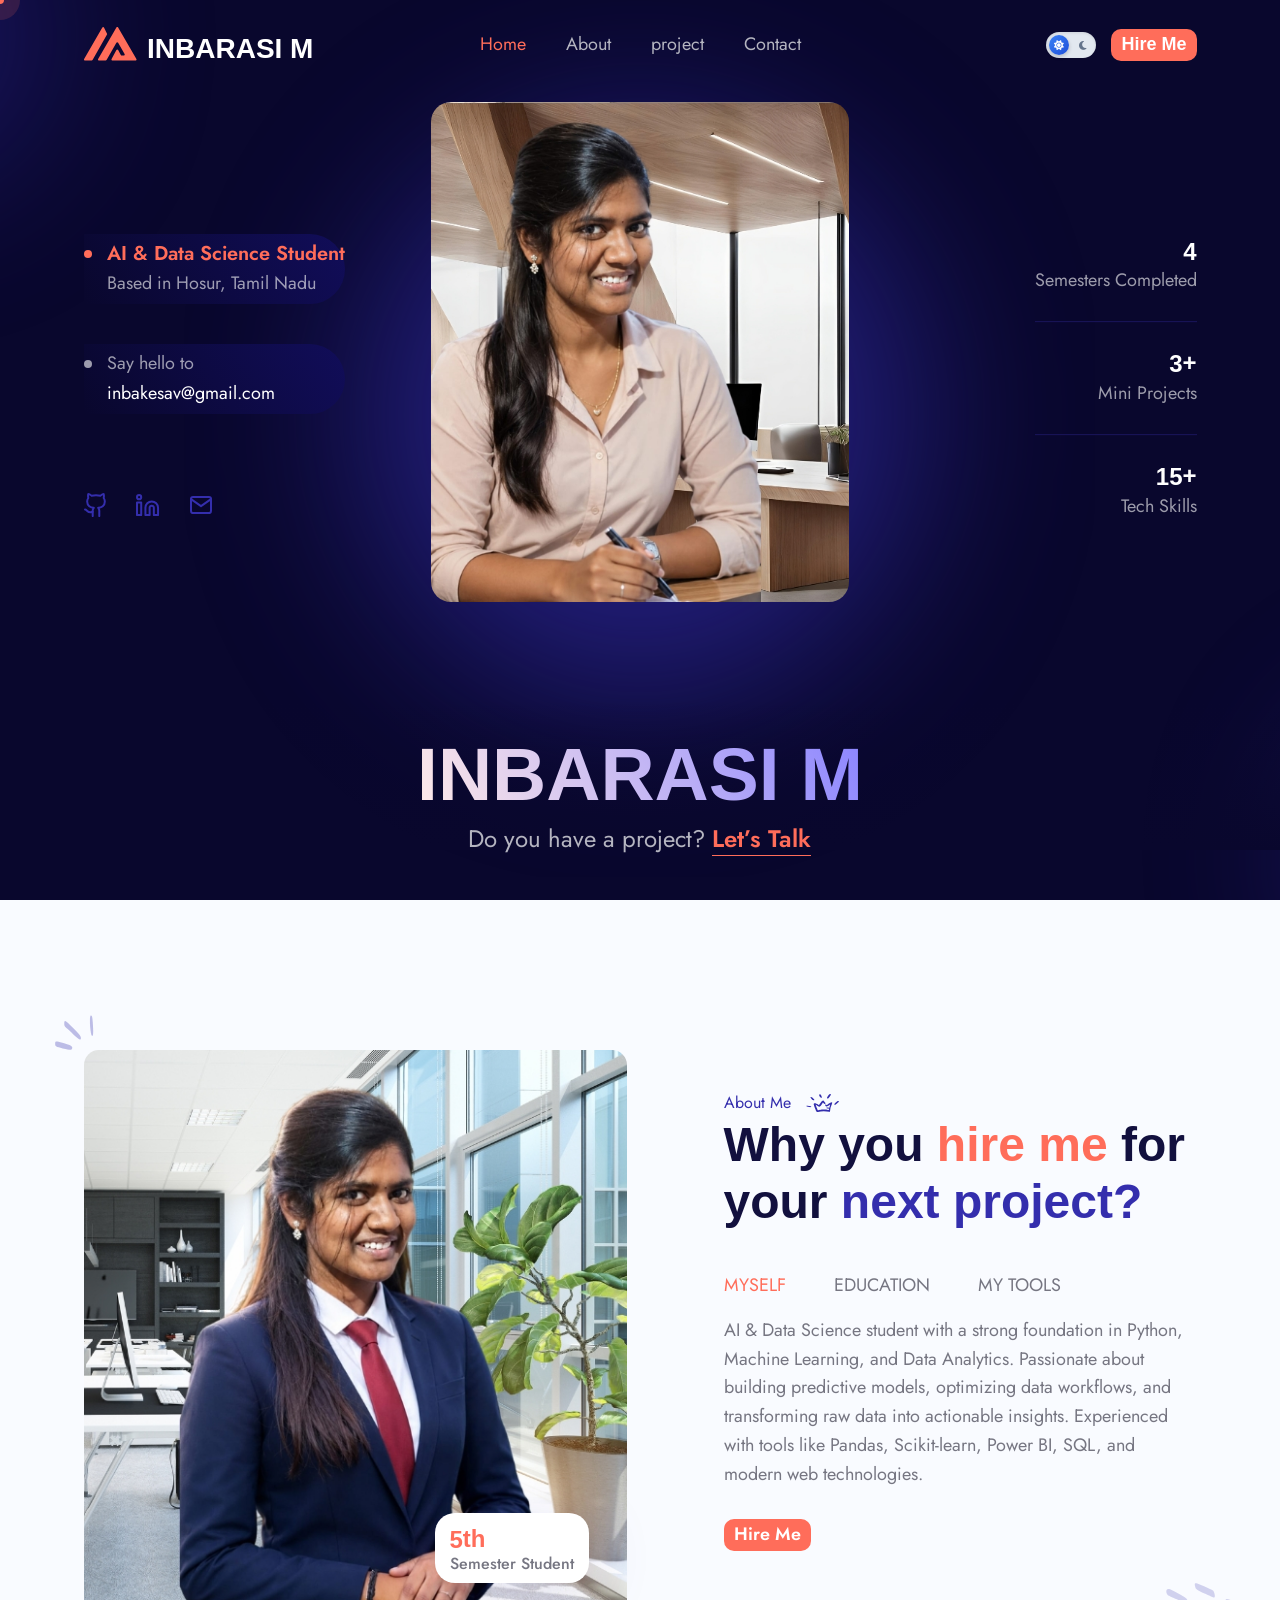
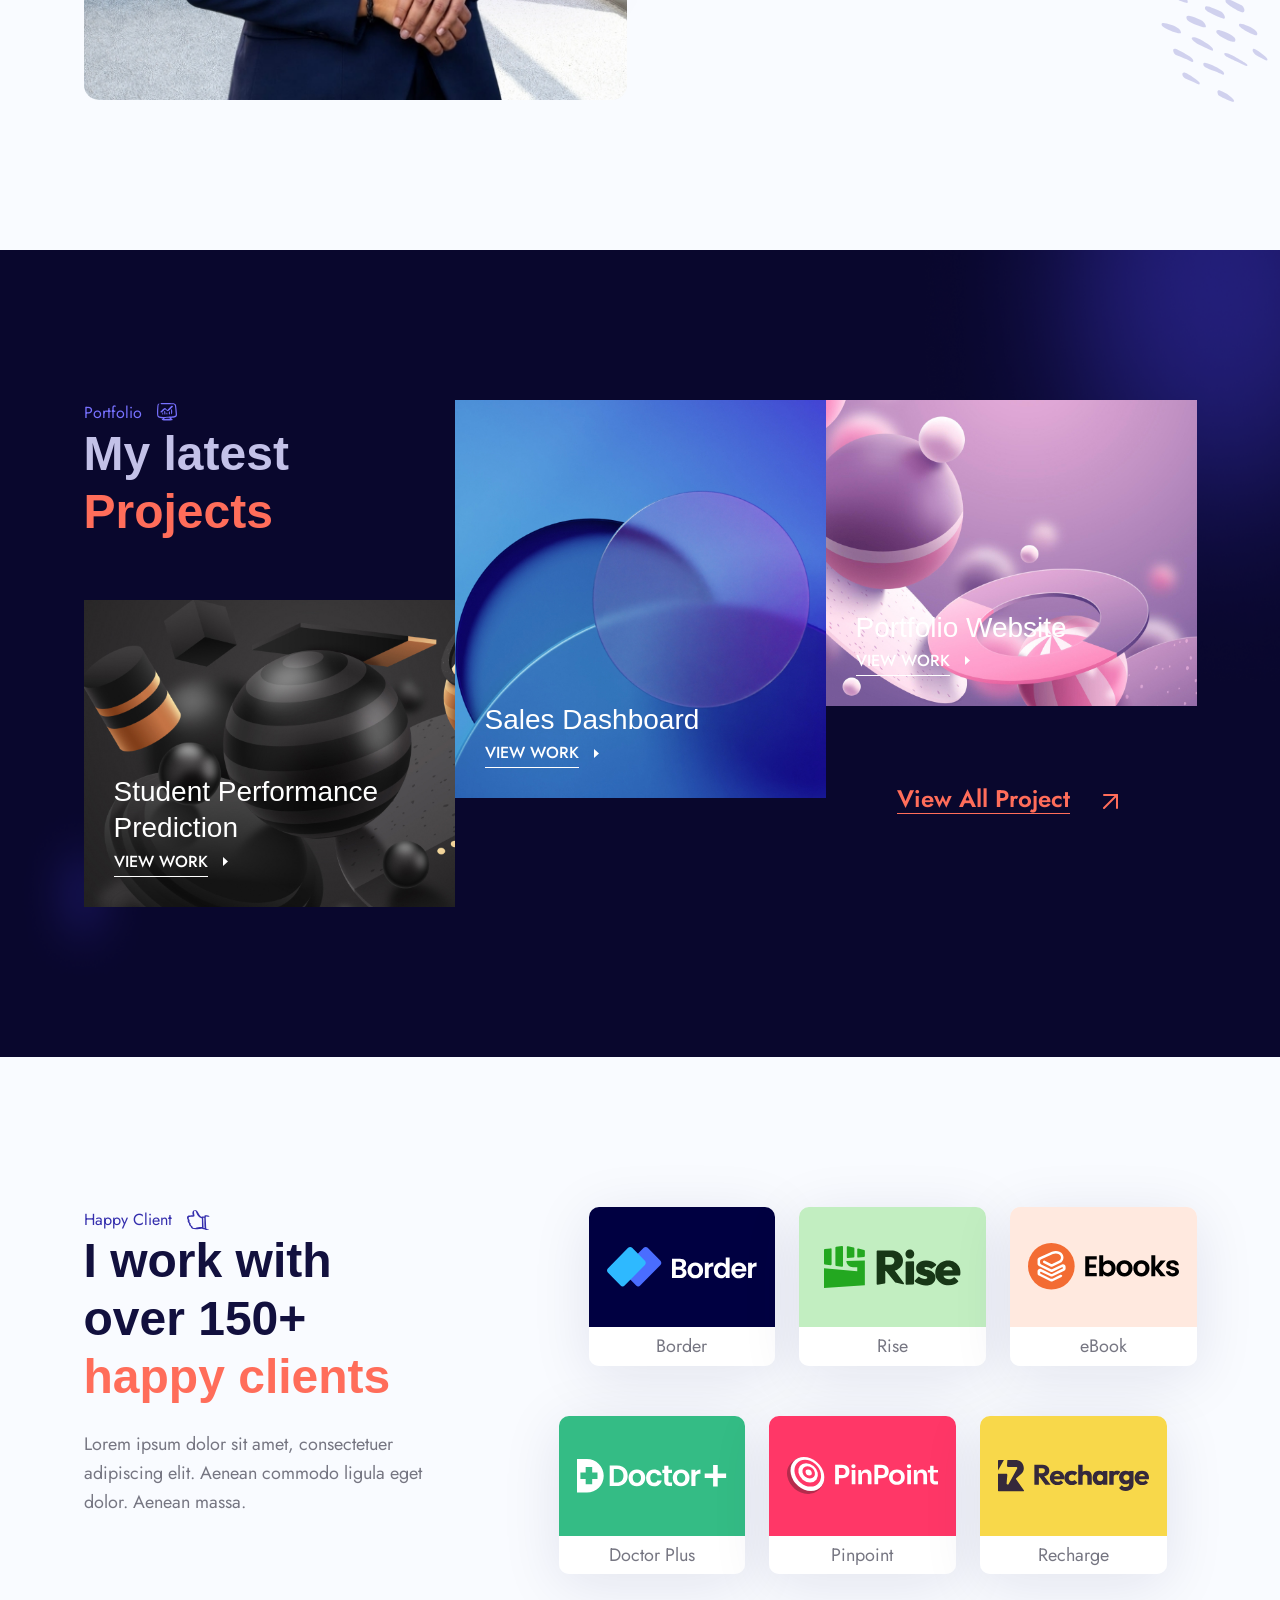
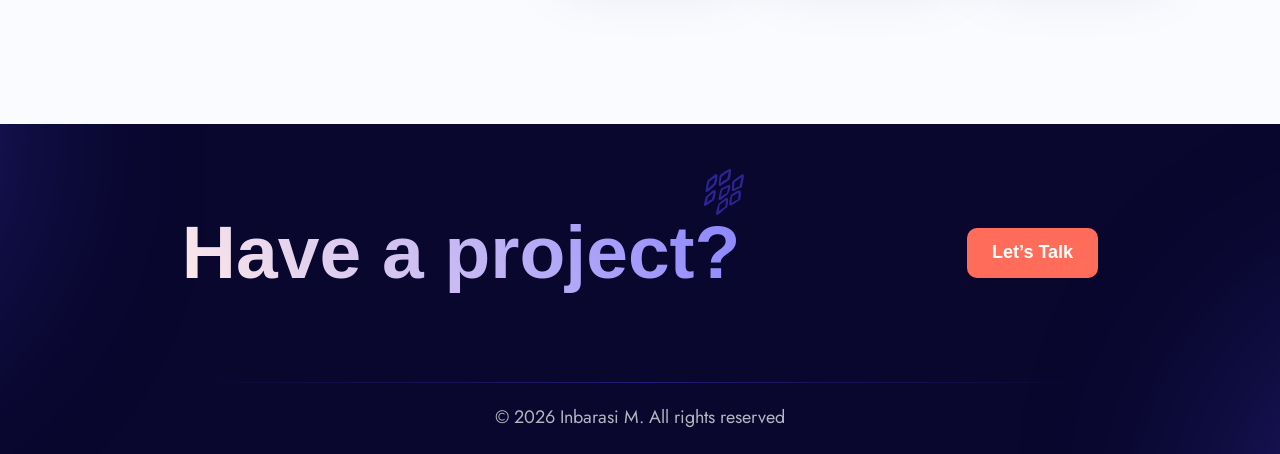
<file: index.html>
<!DOCTYPE html>
<html class="no-js" lang="en">

<head>
    <!-- Meta Tags -->
    <meta charset="utf-8">
    <meta http-equiv="x-ua-compatible" content="ie=edge">
    <meta name="viewport" content="width=device-width, initial-scale=1">
    <meta name="author" content="Laralink">
    <!-- Favicon Icon -->
    <link rel="icon" href="assets/img/inba.jpeg">
    <!-- Site Title -->
    <title>INBARASI M - AI & Data Science Student</title>
    <link rel="stylesheet" href="assets/css/plugins/bootstrap.min.css">
    <link rel="stylesheet" href="assets/css/plugins/fontawesome.min.css">
    <link rel="stylesheet" href="assets/css/plugins/odometer-theme-default.css">
    <link rel="stylesheet" href="assets/css/plugins/select2.min.css">
    <link rel="stylesheet" href="assets/css/plugins/animate.css">
    <link rel="stylesheet" href="assets/css/style.css">
</head>

<body>
    <div class="cs_preloader cs_center">
        <div class="cs_preloader_in"></div>
    </div>
    <!-- Start Header Section -->
    <header class="cs_site_header cs_style_1 cs_sticky_header">
        <div class="cs_main_header">
            <div class="container">
                <div class="cs_main_header_in">
                    <div class="cs_main_header_left">
                        <a class="cs_site_branding" href="index.html">
                            <img src="assets/img/logo.svg" alt="Logo">
                        </a>
                    </div>
                    <div class="cs_main_header_center">
                        <div class="cs_nav">
                            <ul class="cs_nav_list">
                                <li class="active menu-item-has-children"><a href="index.html">Home</a>
                                    <!-- <ul>
                                        <li><a href="index.html">Designer Landing</a></li>
                                        <li><a href="home-v2.html">Developer Landing</a></li>
                                    </ul> -->
                                </li>
                                <li class="menu-item-has-children"><a href="about.html">About</a>
                                    <!-- <ul>
                                        <li><a href="about.html">Designer About</a></li>
                                        <li><a href="about-v2.html">Developer About</a></li>
                                    </ul> -->
                                </li>
                                <li class="menu-item-has-children"><a href="project.html">project</a>
                                    <!-- <ul>
                                        <li><a href="project.html">Project</a></li>
                                        <li><a href="project-details.html">Project Details</a></li>
                                    </ul> -->
                                </li>
                                <!-- <li class="menu-item-has-children"><a href="#">Pages</a>
                                    <ul>
                                        <li><a href="testimonial.html">Testimonial</a></li>
                                        <li><a href="faq.html">FAQ</a></li>
                                        <li><a href="404.html">Error 404</a></li>
                                    </ul>
                                </li>
                                <li class="menu-item-has-children"><a href="blog.html">Blog</a>
                                    <ul>
                                        <li><a href="blog.html">Blog</a></li>
                                        <li><a href="blog-details.html">Blog Details</a></li>
                                    </ul>
                                </li> -->
                                <li> <a href="contact.html">Contact</a></li>
                            </ul>
                        </div>
                    </div>
                    <div class="cs_main_header_right">
                        <a href="home-v2.html" class="cs_theme_toggle cs_dark_page" title="Switch to Light Theme">
                            <div class="cs_toggle_thumb"></div>
                            <i class="fas fa-sun"></i>
                            <i class="fas fa-moon"></i>
                        </a>
                        <a href="contact.html" class="cs_btn cs_style_1 cs_primary_font"><span>Hire Me</span></a>
                    </div>
                </div>
            </div>
        </div>
    </header>
    <!-- End Header Section -->

    <!-- Main content inside start-->
    <main>
        <!-- Start Hero Section -->
        <section class="cs_hero cs_style_1 cs_filled_bg" data-src="assets/img/bg/hero_bg.svg">
            <div class="cs_hero_box">
                <img src="assets/img/inba.jpeg" alt="INBARASI M"
                    style="border-radius: 20px; max-height: 500px; object-fit: cover;">
                <div class="cs_hero_box_in wow fadeInUp" data-wow-duration="0.8s" data-wow-delay="0.2s">
                    <h1 class="cs_hero_title cs_font_92 cs_extra_bold cs_link cs_gradient_text_2">INBARASI M</h1>
                    <p class="cs_hero_subtitle cs_font_24">
                        Do you have a project?
                        <a href="contact.html" class="cs_semi_bold cs_accent_color cs_text_btn">Let’s Talk</a>
                    </p>
                </div>
            </div>
            <div class="container cs_hero_info d-flex justify-content-between">
                <div class="cs_hero_left">
                    <ul class="cs_mp_0">
                        <li class="cs_hero_meta d-flex align-items-center">
                            <div>
                                <div class="cs_dot cs_accent_color cs_font_20 cs_semi_bold">AI & Data Science Student
                                </div>
                                <span class="cs_white_color cs_opacity_06">Based in Hosur, Tamil Nadu</span>
                            </div>
                        </li>
                        <li class="cs_hero_meta d-flex align-items-center">
                            <div>
                                <div class="cs_dot cs_white_color cs_opacity_06">Say hello to</div>
                                <a href="mailto:inbakesav@gmail.com">
                                    <span class="cs_white_color">inbakesav@gmail.com</span>
                                </a>
                            </div>
                        </li>
                    </ul>
                    <div class="cs_height_75 cs_height_lg_50"></div>
                    <div class="cs_social_btns d-flex cs_gap_30">
                        <a class="cs_accent_color_2" href="https://github.com/inbakesav" target="_blank">
                            <svg width="22" height="24" viewBox="0 0 22 24" fill="none"
                                xmlns="http://www.w3.org/2000/svg">
                                <path
                                    d="M15.3002 23V18.6C15.4532 17.222 15.0581 15.8391 14.2002 14.75C17.5002 14.75 20.8002 12.55 20.8002 8.7C20.8882 7.325 20.5032 5.972 19.7002 4.85C20.0082 3.585 20.0082 2.265 19.7002 1C19.7002 1 18.6002 1 16.4002 2.65C13.4962 2.1 10.5042 2.1 7.60016 2.65C5.40016 1 4.30016 1 4.30016 1C3.97016 2.265 3.97016 3.585 4.30016 4.85C3.49922 5.96747 3.11048 7.32807 3.20016 8.7C3.20016 12.55 6.50016 14.75 9.80016 14.75C9.37116 15.289 9.05216 15.905 8.86516 16.565C8.67816 17.225 8.62316 17.918 8.70016 18.6V23"
                                    stroke="currentColor" stroke-width="2" stroke-linecap="round"
                                    stroke-linejoin="round" />
                                <path d="M8.7 18.5999C3.739 20.7999 3.2 16.3999 1 16.3999" stroke="currentColor"
                                    stroke-width="2" stroke-linecap="round" stroke-linejoin="round" />
                            </svg>
                        </a>
                        <a class="cs_accent_color_2" href="https://www.linkedin.com/in/inbarasi-m-401b74333/"
                            target="_blank">
                            <svg width="24" height="22" viewBox="0 0 24 22" fill="none"
                                xmlns="http://www.w3.org/2000/svg">
                                <path
                                    d="M15.7367 7.3158C17.4117 7.3158 19.0182 7.98121 20.2026 9.16565C21.3871 10.3501 22.0525 11.9565 22.0525 13.6316V21H17.842V13.6316C17.842 13.0732 17.6201 12.5378 17.2253 12.1429C16.8305 11.7481 16.295 11.5263 15.7367 11.5263C15.1783 11.5263 14.6429 11.7481 14.248 12.1429C13.8532 12.5378 13.6314 13.0732 13.6314 13.6316V21H9.4209V13.6316C9.4209 11.9565 10.0863 10.3501 11.2708 9.16565C12.4552 7.98121 14.0616 7.3158 15.7367 7.3158Z"
                                    stroke="currentColor" stroke-width="2" stroke-linecap="round"
                                    stroke-linejoin="round" />
                                <path d="M5.21053 8.36841H1V21H5.21053V8.36841Z" stroke="currentColor" stroke-width="2"
                                    stroke-linecap="round" stroke-linejoin="round" />
                                <path
                                    d="M3.10526 5.21053C4.26797 5.21053 5.21053 4.26797 5.21053 3.10526C5.21053 1.94256 4.26797 1 3.10526 1C1.94256 1 1 1.94256 1 3.10526C1 4.26797 1.94256 5.21053 3.10526 5.21053Z"
                                    stroke="currentColor" stroke-width="2" stroke-linecap="round"
                                    stroke-linejoin="round" />
                            </svg>
                        </a>
                        <a class="cs_accent_color_2" href="mailto:inbakesav@gmail.com">
                            <svg width="22" height="18" viewBox="0 0 22 18" fill="none"
                                xmlns="http://www.w3.org/2000/svg">
                                <path
                                    d="M3 1H19C20.1 1 21 1.9 21 3V15C21 16.1 20.1 17 19 17H3C1.9 17 1 16.1 1 15V3C1 1.9 1.9 1 3 1Z"
                                    stroke="currentColor" stroke-width="2" stroke-linecap="round"
                                    stroke-linejoin="round" />
                                <path d="M21 3L11 10L1 3" stroke="currentColor" stroke-width="2" stroke-linecap="round"
                                    stroke-linejoin="round" />
                            </svg>
                        </a>
                        <!-- <a class="cs_accent_color_2" href="#">
                            <svg width="13" height="22" viewBox="0 0 13 22" fill="none"
                                xmlns="http://www.w3.org/2000/svg">
                                <path
                                    d="M12 1H9C7.67392 1 6.40215 1.52678 5.46447 2.46447C4.52678 3.40215 4 4.67392 4 6V9H1V13H4V21H8V13H11L12 9H8V6C8 5.73478 8.10536 5.48043 8.29289 5.29289C8.48043 5.10536 8.73478 5 9 5H12V1Z"
                                    stroke="currentColor" stroke-width="2" stroke-linecap="round"
                                    stroke-linejoin="round" />
                            </svg>
                        </a> -->
                        <!-- <a class="cs_accent_color_2" href="#">
                            <svg width="22" height="20" viewBox="0 0 22 20" fill="none"
                                xmlns="http://www.w3.org/2000/svg">
                                <path
                                    d="M21 1.00784C21 1.00784 20.3 3.10784 19 4.40784C20.6 14.4078 9.6 21.7078 1 16.0078C3.2 16.1078 5.4 15.4078 7 14.0078C2 12.5078 -0.5 6.60784 2 2.00784C4.2 4.60784 7.6 6.10784 11 6.00784C10.1 1.80784 15 -0.592165 18 2.20784C19.1 2.20784 21 1.00784 21 1.00784Z"
                                    stroke="currentColor" stroke-width="2" stroke-linecap="round"
                                    stroke-linejoin="round" />
                            </svg>
                        </a> -->
                        <!-- <a class="cs_accent_color_2" href="#">
                            <svg width="22" height="22" viewBox="0 0 22 22" fill="none"
                                xmlns="http://www.w3.org/2000/svg">
                                <path
                                    d="M16 1H6C3.23858 1 1 3.23858 1 6V16C1 18.7614 3.23858 21 6 21H16C18.7614 21 21 18.7614 21 16V6C21 3.23858 18.7614 1 16 1Z"
                                    stroke="currentColor" stroke-width="2" stroke-linecap="round"
                                    stroke-linejoin="round" />
                                <path
                                    d="M14.9997 10.3701C15.1231 11.2023 14.981 12.0523 14.5935 12.7991C14.206 13.5459 13.5929 14.1515 12.8413 14.5297C12.0898 14.908 11.2382 15.0397 10.4075 14.906C9.57683 14.7723 8.80947 14.3801 8.21455 13.7852C7.61962 13.1903 7.22744 12.4229 7.09377 11.5923C6.96011 10.7616 7.09177 9.90995 7.47003 9.15843C7.84829 8.40691 8.45389 7.7938 9.20069 7.4063C9.94749 7.0188 10.7975 6.87665 11.6297 7.00006C12.4786 7.12594 13.2646 7.52152 13.8714 8.12836C14.4782 8.73521 14.8738 9.52113 14.9997 10.3701Z"
                                    stroke="currentColor" stroke-width="2" stroke-linecap="round"
                                    stroke-linejoin="round" />
                                <path d="M16.5 5.5H16.51" stroke="currentColor" stroke-width="2" stroke-linecap="round"
                                    stroke-linejoin="round" />
                            </svg>
                        </a> -->
                        <!-- <a class="cs_accent_color_2" href="#">
                            <svg width="22" height="22" viewBox="0 0 22 22" fill="none"
                                xmlns="http://www.w3.org/2000/svg">
                                <path
                                    d="M11 21C16.5228 21 21 16.5228 21 11C21 5.47715 16.5228 1 11 1C5.47715 1 1 5.47715 1 11C1 16.5228 5.47715 21 11 21Z"
                                    stroke="currentColor" stroke-width="2" stroke-linecap="round"
                                    stroke-linejoin="round" />
                                <path d="M18.13 4.09009C14.22 8.14009 9 9.44009 1.25 9.94009" stroke="currentColor"
                                    stroke-width="2" stroke-linecap="round" stroke-linejoin="round" />
                                <path d="M20.7501 11.8401C14.1301 10.4301 8.61012 12.8401 4.37012 18.1601"
                                    stroke="currentColor" stroke-width="2" stroke-linecap="round"
                                    stroke-linejoin="round" />
                                <path d="M7.56006 1.75C11.9301 7.75 13.5601 11.17 15.5601 19.47" stroke="currentColor"
                                    stroke-width="2" stroke-linecap="round" stroke-linejoin="round" />
                            </svg>
                        </a> -->
                    </div>
                </div>
                <div>
                    <div class="cs_funfact cs_style_1 text-end">
                        <h2 class="cs_funfact_number cs_font_24 cs_white_color cs_semi_bold m-0">
                            <span class="odometer" data-count-to="4"></span>
                        </h2>
                        <div class="cs_white_color cs_opacity_06">Semesters Completed</div>
                    </div>
                    <div class="cs_funfact cs_style_1 text-end">
                        <h2 class="cs_funfact_number cs_font_24 cs_white_color cs_semi_bold m-0">
                            <span class="odometer" data-count-to="3"></span>+
                        </h2>
                        <div class="cs_white_color cs_opacity_06">Mini Projects</div>
                    </div>
                    <div class="cs_funfact cs_style_1 text-end">
                        <h2 class="cs_funfact_number cs_font_24 cs_white_color cs_semi_bold m-0">
                            <span class="odometer" data-count-to="15"></span>+
                        </h2>
                        <div class="cs_white_color cs_opacity_06">Tech Skills</div>
                    </div>
                </div>
            </div>
        </section>
        <!-- Start Hero Section -->

        <!-- Start About Section -->
        <section class="position-relative">
            <div class="position-absolute cs_about_shape_2">
                <img src="assets/img/about_shape_2.svg" alt="">
            </div>
            <div class="cs_height_150 cs_height_lg_80"></div>
            <div class="container">
                <div class="row">
                    <div class="col-lg-6">
                        <div class="cs_image_box cs_style_1 position-relative">
                            <img class="position-absolute cs_about_shape" src="assets/img/about_shape_1.svg"
                                alt="About">
                            <img class="w-100" src="assets/img/inba2.jpeg" alt="INBARASI M"
                                style="border-radius: 15px; object-fit: cover;">
                            <div class="cs_happy_client position-absolute cs_white_bg d-flex align-items-center cs_radius_20 cs_gap_15 wow fadeInRight"
                                data-wow-duration="0.8s" data-wow-delay="0.2s">
                                <div>
                                    <h3 class="mb-0 cs_font_24 cs_semi_bold cs_accent_color">
                                        <span class="odometer" data-count-to="5"></span>th
                                    </h3>
                                    <p class="mb-0 cs_font_16 cs_medium">Semester Student</p>
                                </div>
                            </div>
                        </div>
                    </div>
                    <div class="col-lg-6">
                        <div class="cs_pl_70">
                            <div class="cs_height_40 cs_height_lg_30"></div>
                            <div class="cs_section_heading cs_style_1">
                                <p class="cs_section_subtitle cs_accent_color_2 cs_font_16">
                                    <span>About Me</span>
                                    <svg width="34" height="18" viewBox="0 0 34 18" fill="none"
                                        xmlns="http://www.w3.org/2000/svg">
                                        <path fill-rule="evenodd" clip-rule="evenodd"
                                            d="M13.164 1.06887C13.1878 2.25431 14.6046 4.16031 15.5689 3.80003C15.9856 3.63732 15.9856 3.463 15.5332 2.19621C14.4498 -0.813889 13.1402 0.115862 13.164 1.06887ZM21.0215 3.75354C20.6882 4.67168 21.843 4.83439 22.6407 3.98598C23.4502 3.11433 24.3193 1.81268 24.7836 0.929407C25.2956 0.0810016 24.2955 -0.349012 23.4621 0.348307C22.474 1.16185 21.2477 3.11433 21.0215 3.75354ZM4.61598 3.0446C3.87784 3.33515 6.35416 6.33363 7.35421 6.35687C8.52093 6.38011 8.61615 6.12443 7.80659 5.06683C6.53272 3.39327 5.46126 2.70757 4.61598 3.0446ZM15.807 7.35636C15.3665 7.78637 14.8426 8.3791 14.6403 8.65803C12.9021 11.1916 12.8783 11.2149 12.0806 10.6221C10.2353 9.274 7.1994 8.35586 7.79467 10.7035C8.16374 12.1214 9.25905 14.7131 9.54478 15.5731C10.2829 17.8394 10.6758 18.2113 11.9854 17.9091C15.2355 17.1421 19.8787 17.1188 23.2003 17.851C24.0217 18.037 24.0693 17.944 24.1527 16.3285C24.3194 13.0628 26.248 9.87833 26.248 8.8556C26.248 7.70502 24.0217 8.56505 20.9978 10.8778L20.6882 11.1103L20.2477 10.8197C19.3429 10.227 18.8905 10.6919 19.4024 11.6797C19.8191 12.4817 20.1644 12.749 21.0811 12.319C21.6049 12.0749 22.3311 11.61 23.355 10.9011C23.7598 10.6221 24.0932 10.4246 24.0932 10.4594C24.0932 10.6221 23.3669 13.6671 23.3669 13.6787L21.5573 13.5276C20.1167 13.4695 19.9501 14.2133 21.4382 14.4342C21.593 14.4574 23.1169 14.6434 23.1169 14.6434C23.1169 14.6434 23.0574 15.2942 22.8907 15.6661C22.7121 16.038 22.4145 16.131 21.9264 15.9683C18.1047 14.7363 11.8782 16.2356 11.8663 16.2356C11.6401 16.2704 9.56861 10.9359 9.73528 10.7732C9.75909 10.75 10.0091 10.9011 10.2948 11.1103C13.5211 13.3998 13.8545 13.3301 15.9856 9.99456L16.9856 8.42559L17.3785 8.99507C18.5214 10.657 20.1405 9.92483 19.2357 8.70452C18.9262 8.29775 18.4143 7.6934 17.5928 6.75202C17.2238 6.32201 16.6761 6.50795 15.807 7.35636ZM31.2959 7.18203C30.8673 7.42609 28.6291 9.51805 28.3672 9.9132C27.8076 10.7848 28.9743 10.9824 30.0339 10.1921C31.2721 9.27399 33.0222 7.69341 33.0222 7.48421C33.0341 7.06582 31.8793 6.85661 31.2959 7.18203ZM1.8063 12.749C3.54448 13.1674 4.54451 13.272 4.93739 13.0628C5.58028 12.7257 5.28265 12.4817 3.75877 12.1098C3.6159 12.0749 2.21106 11.6914 1.24672 11.6914C0.556213 11.6914 -0.979555 12.0633 1.8063 12.749Z"
                                            fill="#342EAD" />
                                    </svg>
                                </p>
                                <h2 class="cs_section_title cs_font_48 cs_semi_bold">Why you <span
                                        class="cs_accent_color">hire me
                                    </span>
                                    for your <span class="cs_accent_color_2">next project?</span></h2>
                            </div>
                            <div class="cs_height_40 cs_height_lg_30"></div>
                            <div class="cs_tabs cs_style_1">
                                <ul class="cs_tab_links cs_mp_0">
                                    <li class="active"><a class="text-uppercase " href="myself">Myself</a></li>
                                    <li><a class="text-uppercase " href="education">Education</a></li>
                                    <li><a class="text-uppercase " href="tools">My tools</a></li>
                                </ul>
                                <div class="cs_tab_body">
                                    <div class="cs_tab active" data-id="myself">
                                        <p class="m-0">AI & Data Science student with a strong foundation in Python,
                                            Machine Learning, and Data Analytics. Passionate about building predictive
                                            models, optimizing data workflows, and transforming raw data into actionable
                                            insights. Experienced with tools like Pandas, Scikit-learn, Power BI, SQL,
                                            and modern web technologies.</p>
                                        <div class="cs_height_30 cs_height_lg_20"></div>
                                        <a class="cs_btn cs_style_1" href="contact.html"><span>Hire Me</span></a>
                                    </div>
                                    <div class="cs_tab" data-id="education">
                                        <p class="m-0"><strong>B.Tech</strong> - Artificial Intelligence and Data
                                            Science<br>Adhiyamaan College of Engineering (Aug 2024 - Present)<br>CGPA:
                                            9.3/10<br><br><strong>12th Standard</strong><br>Adhiyaman Matric Hr Sec
                                            School (2023 - 2024)<br>Percentage: 87%<br><br><strong>10th
                                                Standard</strong><br>Adhiyaman Matric Hr Sec School (2021 -
                                            2022)<br>Percentage: 95%</p>
                                    </div>
                                    <div class="cs_tab" data-id="tools">
                                        <h2 class="cs_font_20 cs_accent_color">Skills</h2>
                                        <div class="cs_progressbar cs_style_1">
                                            <div class="label cs_font_20 cs_primary_color">Python / Machine Learning
                                            </div>
                                            <h3
                                                class="cs_progressbar_head cs_accent_color cs_normal cs_font_14 text-end">
                                                90%</h3>
                                            <div class="cs_progress" data-progress="90">
                                                <div class="cs_progress_in"></div>
                                            </div>
                                        </div>
                                        <div class="cs_progressbar cs_style_1">
                                            <div class="label cs_font_20 cs_primary_color">Data Analysis (Pandas, NumPy)
                                            </div>
                                            <h3
                                                class="cs_progressbar_head cs_accent_color cs_normal cs_font_14 text-end">
                                                85%</h3>
                                            <div class="cs_progress" data-progress="85">
                                                <div class="cs_progress_in"></div>
                                            </div>
                                        </div>
                                        <div class="cs_progressbar cs_style_1">
                                            <div class="label cs_font_20 cs_primary_color">SQL / Power BI</div>
                                            <h3
                                                class="cs_progressbar_head cs_accent_color cs_normal cs_font_14 text-end">
                                                80%</h3>
                                            <div class="cs_progress" data-progress="80">
                                                <div class="cs_progress_in"></div>
                                            </div>
                                        </div>
                                    </div>
                                </div>
                            </div>
                        </div>
                    </div>
                </div>
            </div>
            <div class="cs_height_150 cs_height_lg_80"></div>
        </section>
        <!-- End About Section -->

        <!-- Start Service Section -->
        <!-- <section class="cs_100_bg position-relative" data-src="assets/img/bg/service_bg.png">
            <div class="cs_service_shape_1 position-absolute">
                <img src="assets/img/service_shape_1.svg" alt="">
            </div>
            <div class="cs_height_145 cs_height_lg_75"></div>
            <div class="container">
                <div class="cs_section_heading cs_style_1">
                    <p class="cs_section_subtitle cs_accent_color_2 cs_font_16 wow fadeInLeft" data-wow-duration="0.8s"
                        data-wow-delay="0.2s">
                        <span>Services</span>
                        <svg width="20" height="18" viewBox="0 0 20 18" fill="none" xmlns="http://www.w3.org/2000/svg">
                            <path fill-rule="evenodd" clip-rule="evenodd"
                                d="M8.3165 0.722028C7.59665 0.85855 7.46009 1.00749 7.3608 1.6529C7.28633 2.17419 7.27388 2.1866 7.01329 2.02525C5.33769 0.933026 1.46525 3.71325 2.66918 5.14059C3.30217 5.88533 3.48833 6.25767 3.57521 6.38178C1.5521 6.69201 0.96875 6.64236 0.96875 8.90136C0.96875 10.7755 1.46522 10.6762 3.82344 10.8376C3.61244 11.1355 2.7809 12.4387 2.30925 12.9848C1.8252 13.5433 1.84999 13.6674 2.59469 14.4494C4.76674 16.7455 5.90861 17.1179 7.05048 15.9015C7.5221 15.4051 7.6463 15.492 7.65866 16.3856C7.68349 17.4778 8.94951 17.7881 12.1889 17.4654C14.2245 17.2668 14.0382 17.031 13.8769 15.8643L15.1802 16.4104C16.5082 16.9689 17.0171 16.5966 19.636 13.1337C19.7973 12.9227 19.3133 12.5008 18.9161 12.5008C18.7671 12.5008 18.3699 12.2525 18.0348 11.9546L17.4142 11.4085C17.8487 11.3589 18.5685 11.2596 19.1519 11.1603C19.4497 11.1106 19.6608 10.8624 19.6856 10.5645C19.8097 8.78962 19.8594 8.0325 19.8594 8.04495C19.8718 7.84638 19.7725 7.64771 19.6111 7.53605C19.4249 7.41194 19.1147 7.25055 18.5686 7.1389C17.6997 6.96514 17.6873 7.05198 18.6678 6.00944C19.7228 4.86753 19.7477 4.942 17.8735 3.01819C16.26 1.35502 14.9692 0.833728 14.1748 1.49155L13.7901 1.81425L13.7155 1.50396C13.5294 0.759261 10.4513 0.312435 8.3165 0.722028ZM11.7918 3.30365C11.9034 5.94734 12.3627 6.17074 13.9266 4.35865C15.5526 2.48449 15.3044 2.55895 16.409 3.61395C17.5881 4.731 17.6253 4.55724 15.9993 6.08391C14.1624 7.79673 14.2866 8.15661 16.6199 7.90839C18.3327 7.72218 18.1465 8.10696 17.9728 10.2542C14.8698 10.4528 13.8273 10.4528 15.4656 11.6195C16.744 12.538 17.3149 13.084 17.166 13.2826C17.0915 13.3695 15.5898 15.2313 15.5898 15.2313C15.3912 15.0824 15.0933 14.9583 14.0755 13.9777C12.5861 12.5628 12.0897 12.7738 12.1393 14.8465L12.1766 16.3236C9.64453 16.6711 9.73145 16.8324 9.59489 14.5238C9.54524 13.6799 9.65699 12.1656 7.94417 12.8358C7.17459 13.1337 6.20649 13.9156 5.80931 14.6479C5.63555 14.9706 5.51145 14.921 4.70469 14.3004C3.81104 13.6178 3.78622 13.8163 4.89086 12.5131C5.25079 12.0912 5.61075 11.6071 5.83416 11.2719C6.70298 9.93153 5.39977 9.64603 3.81108 9.64603H3.09116C3.09116 9.64603 3.10358 8.2559 3.21528 7.63534C3.3394 7.63534 4.13374 7.64771 4.89086 7.66017C6.92637 7.68499 6.98845 7.63534 6.08239 6.64236C5.22599 5.71149 4.7419 5.09094 4.44403 4.74341C4.61779 4.58206 3.83589 5.33917 6.09482 3.1423C6.23134 3.29124 6.93879 4.03594 7.62148 4.85511C8.4778 5.88524 9.48323 5.50053 9.48323 4.80547V4.06077C9.4956 1.40467 9.38385 1.59084 10.9106 1.62807L11.7173 1.64049L11.7918 3.30365Z"
                                fill="#342EAD" />
                        </svg>
                    </p>
                    <h2 class="cs_section_title cs_font_48 cs_semi_bold">How can <span class="cs_accent_color">I help
                            you</span>
                    </h2>
                </div>
                <div class="cs_height_72 cs_height_lg_62"></div>
                <div class="row cs_gap_40 justify-content-md-center">
                    <div class="col-lg-4 col-md-6">
                        <div class="cs_iconbox cs_style_1 cs_transform_up_hover_5 cs_transition_4">
                            <div class="cs_iconbox_in">
                                <div class="cs_iconbox_icon cs_center rounded-circle cs_white_bg">
                                    <svg width="32" height="30" viewBox="0 0 32 30" fill="none"
                                        xmlns="http://www.w3.org/2000/svg">
                                        <path fill-rule="evenodd" clip-rule="evenodd"
                                            d="M27.988 24H18.008C18.008 24.5339 18.2214 25.0457 18.6008 25.4213C18.9802 25.797 19.4941 26.0053 20.028 26H23.988C24.7025 25.9964 25.3647 26.3743 25.725 26.9913C26.0854 27.6084 26.0892 28.3708 25.735 28.9913C25.3809 29.6119 24.7225 29.9964 24.008 30H8.00799C6.90343 30 6.00799 29.1046 6.00799 28C6.01455 26.8982 6.90615 26.0066 8.00799 26H11.94C12.4739 26.0053 12.9877 25.797 13.3671 25.4213C13.7466 25.0457 13.96 24.5339 13.96 24H4.014C1.80304 23.9989 0.00880834 22.211 0 20V4.00002C-6.51263e-06 2.93673 0.423342 1.91718 1.17652 1.16664C1.92969 0.416086 2.95071 -0.003697 4.014 2.4535e-05H27.98C30.1942 -0.00440054 31.9934 1.78582 32 4.00002V20.02C31.989 22.226 30.194 24.0067 27.988 24ZM27.988 3.99997H4.008C4.008 3.99997 4.02 20 4.022 20H28.008L27.988 3.99997Z"
                                            fill="#342EAD" />
                                    </svg>
                                </div>
                                <p class="cs_iconbox_mini_title cs_ternary_color text-uppercase cs_font_15">5+ Projects
                                </p>
                                <h3 class="cs_iconbox_title cs_font_28 cs_medium">Machine Learning</h3>
                                <p class="cs_iconbox_subtitle">Building predictive models and analyzing data using
                                    Python, Scikit-Learn, and optimizing machine learning workflows.</p>
                                <a href="project-details.html"
                                    class="cs_iconbox_btn cs_primary_color_hover cs_center_between">
                                    <span
                                        class="cs_iconbox_btn_text position-relative d-inline-block cs_font_16">Explore</span>
                                    <span class="cs_circle_btn cs_style_1 cs_accent_color cs_center rounded-circle">
                                        <svg width="11" height="11" viewBox="0 0 11 11" fill="none"
                                            xmlns="http://www.w3.org/2000/svg">
                                            <path d="M1 10L10 1" stroke="currentColor" stroke-width="2"
                                                stroke-linecap="round" stroke-linejoin="round" />
                                            <path d="M1 1H10V10" stroke="currentColor" stroke-width="2"
                                                stroke-linecap="round" stroke-linejoin="round" />
                                        </svg>
                                        <svg width="11" height="11" viewBox="0 0 11 11" fill="none"
                                            xmlns="http://www.w3.org/2000/svg">
                                            <path d="M1 10L10 1" stroke="currentColor" stroke-width="2"
                                                stroke-linecap="round" stroke-linejoin="round" />
                                            <path d="M1 1H10V10" stroke="currentColor" stroke-width="2"
                                                stroke-linecap="round" stroke-linejoin="round" />
                                        </svg>
                                    </span>
                                </a>
                            </div>
                            <div class="cs_progressbar cs_style_1 text-center">
                                <h3 class="cs_progressbar_head cs_accent_color cs_normal cs_font_14"><span
                                        class="odometer" data-count-to="85"></span>%</h3>
                                <div class="cs_progress" data-progress="85">
                                    <div class="cs_progress_in"></div>
                                </div>
                            </div>
                        </div>
                    </div>
                    <div class="col-lg-4 col-md-6">
                        <div class="cs_iconbox cs_style_1 cs_transform_up_hover_5 cs_transition_4">
                            <div class="cs_iconbox_in">
                                <div class="cs_iconbox_icon cs_center rounded-circle cs_white_bg">
                                    <svg width="21" height="32" viewBox="0 0 21 32" fill="none"
                                        xmlns="http://www.w3.org/2000/svg">
                                        <path
                                            d="M17.4545 26.1818H2.90909V5.81818H17.4545M17.4545 0H2.90909C1.29455 0 0 1.29455 0 2.90909V29.0909C0 29.8624 0.306492 30.6024 0.852053 31.1479C1.39761 31.6935 2.13755 32 2.90909 32H17.4545C18.2261 32 18.966 31.6935 19.5116 31.1479C20.0571 30.6024 20.3636 29.8624 20.3636 29.0909V2.90909C20.3636 1.29455 19.0545 0 17.4545 0Z"
                                            fill="#342EAD" />
                                    </svg>
                                </div>
                                <p class="cs_iconbox_mini_title cs_ternary_color text-uppercase cs_font_15">5+ Projects
                                </p>
                                <h3 class="cs_iconbox_title cs_font_28 cs_medium">Data Analytics</h3>
                                <p class="cs_iconbox_subtitle">Transforming complex datasets into actionable insights
                                    using Pandas, NumPy, Power BI, and interactive dashboards.</p>
                                <a href="project-details.html"
                                    class="cs_iconbox_btn cs_primary_color_hover cs_center_between">
                                    <span
                                        class="cs_iconbox_btn_text position-relative d-inline-block cs_font_16">Explore</span>
                                    <span class="cs_circle_btn cs_style_1 cs_accent_color cs_center rounded-circle">
                                        <svg width="11" height="11" viewBox="0 0 11 11" fill="none"
                                            xmlns="http://www.w3.org/2000/svg">
                                            <path d="M1 10L10 1" stroke="currentColor" stroke-width="2"
                                                stroke-linecap="round" stroke-linejoin="round" />
                                            <path d="M1 1H10V10" stroke="currentColor" stroke-width="2"
                                                stroke-linecap="round" stroke-linejoin="round" />
                                        </svg>
                                        <svg width="11" height="11" viewBox="0 0 11 11" fill="none"
                                            xmlns="http://www.w3.org/2000/svg">
                                            <path d="M1 10L10 1" stroke="currentColor" stroke-width="2"
                                                stroke-linecap="round" stroke-linejoin="round" />
                                            <path d="M1 1H10V10" stroke="currentColor" stroke-width="2"
                                                stroke-linecap="round" stroke-linejoin="round" />
                                        </svg>
                                    </span>
                                </a>
                            </div>
                            <div class="cs_progressbar cs_style_1 text-center">
                                <h3 class="cs_progressbar_head cs_accent_color cs_normal cs_font_14"><span
                                        class="odometer" data-count-to="75"></span>%</h3>
                                <div class="cs_progress" data-progress="75">
                                    <div class="cs_progress_in"></div>
                                </div>
                            </div>
                        </div>
                    </div>
                    <div class="col-lg-4 col-md-6">
                        <div class="cs_iconbox cs_style_1 cs_transform_up_hover_5 cs_transition_4">
                            <div class="cs_iconbox_in">
                                <div class="cs_iconbox_icon cs_center rounded-circle cs_white_bg">
                                    <svg width="30" height="30" viewBox="0 0 30 30" fill="none"
                                        xmlns="http://www.w3.org/2000/svg">
                                        <path
                                            d="M2.27615 22.4222V27.7238H7.57776L23.2139 12.0735L17.9123 6.77191L2.27615 22.4222ZM30 23.9915L23.9915 30L16.64 22.6484L19.1423 20.1461L20.5561 21.5598L24.0481 18.0537L26.0556 20.0613L23.9915 22.0688L25.4901 23.4826L27.4976 21.5033L30 23.9915ZM7.37983 13.3459L0 6.00848L6.00848 0L8.4967 2.50236L5.00471 6.00848L6.51744 7.50707L9.99529 4.00094L12.0028 6.00848L9.99529 8.00189L11.409 9.41565L7.37983 13.3459ZM27.3139 7.9312C27.8652 7.37983 27.8652 6.51744 27.3139 5.93779L24.0057 2.68615C23.4826 2.13478 22.5636 2.13478 22.0122 2.68615L19.4109 5.27333L24.7125 10.5749L27.3139 7.9312Z"
                                            fill="#342EAD" />
                                    </svg>
                                </div>
                                <p class="cs_iconbox_mini_title cs_ternary_color text-uppercase cs_font_15">5+ Projects
                                </p>
                                <h3 class="cs_iconbox_title cs_font_28 cs_medium">Database Management</h3>
                                <p class="cs_iconbox_subtitle">Designing and maintaining robust databases using SQL,
                                    MongoDB, and Firebase for efficient data storage and retrieval.</p>
                                <a href="project-details.html"
                                    class="cs_iconbox_btn cs_primary_color_hover cs_center_between">
                                    <span
                                        class="cs_iconbox_btn_text position-relative d-inline-block cs_font_16">Explore</span>
                                    <span class="cs_circle_btn cs_style_1 cs_accent_color cs_center rounded-circle">
                                        <svg width="11" height="11" viewBox="0 0 11 11" fill="none"
                                            xmlns="http://www.w3.org/2000/svg">
                                            <path d="M1 10L10 1" stroke="currentColor" stroke-width="2"
                                                stroke-linecap="round" stroke-linejoin="round" />
                                            <path d="M1 1H10V10" stroke="currentColor" stroke-width="2"
                                                stroke-linecap="round" stroke-linejoin="round" />
                                        </svg>
                                        <svg width="11" height="11" viewBox="0 0 11 11" fill="none"
                                            xmlns="http://www.w3.org/2000/svg">
                                            <path d="M1 10L10 1" stroke="currentColor" stroke-width="2"
                                                stroke-linecap="round" stroke-linejoin="round" />
                                            <path d="M1 1H10V10" stroke="currentColor" stroke-width="2"
                                                stroke-linecap="round" stroke-linejoin="round" />
                                        </svg>
                                    </span>
                                </a>
                            </div>
                            <div class="cs_progressbar cs_style_1 text-center">
                                <h3 class="cs_progressbar_head cs_accent_color cs_normal cs_font_14"><span
                                        class="odometer" data-count-to="93"></span>%</h3>
                                <div class="cs_progress" data-progress="93">
                                    <div class="cs_progress_in"></div>
                                </div>
                            </div>
                        </div>
                    </div>
                </div>
            </div>
            <div class="cs_height_150 cs_height_lg_20"></div>
        </section> -->
        <!-- End Service Section -->

        <!-- Start Portfolio Section -->
        <section class="cs_100_bg" data-src="assets/img/bg/portfolio_bg.png">
            <div class="cs_height_150 cs_height_lg_80"></div>
            <div class="container">
                <div class="cs_grid_3">
                    <div class="cs_grid_item">
                        <div class="cs_portfolio cs_style_1 cs_zoom position-relative">
                            <div class="cs_section_heading cs_style_1">
                                <p class="cs_section_subtitle cs_violet_text cs_font_16 wow fadeInRight"
                                    data-wow-duration="0.8s" data-wow-delay="0.2s">
                                    <span>Portfolio</span>
                                    <svg width="20" height="18" viewBox="0 0 20 18" fill="none"
                                        xmlns="http://www.w3.org/2000/svg">
                                        <path fill-rule="evenodd" clip-rule="evenodd"
                                            d="M4.19081 0.0804121C2.96402 0.280944 3.78977 1.09487 4.80423 1.23643C5.65354 1.35439 7.28135 1.35439 10.7848 1.34259C15.0549 1.3308 16.8833 1.37797 17.1546 1.49593C17.827 1.80263 18.1219 2.98224 18.3107 6.17896C18.3814 7.31138 18.523 9.01 18.6291 9.95368C18.9594 12.9853 18.6527 13.2802 14.7719 13.4335C13.2738 13.4925 11.3274 13.6104 10.4545 13.693C6.37308 14.0823 3.83693 14.0115 2.42141 13.4453C1.24181 12.9734 1.30081 12.596 1.26542 11.8056C1.18285 10.2722 1.21823 7.14621 1.37157 4.30338C1.50133 1.92058 1.65467 1.44875 2.42141 1.09487C2.89325 0.882538 2.72812 0.634828 2.13831 0.65842C1.25361 0.705604 0.569457 1.0005 0.439701 2.38063C0.274556 4.07926 -0.775323 13.4099 1.11204 14.2002C2.35062 14.7193 4.50929 15.2265 5.3586 15.2265C5.9484 15.2265 5.92485 15.8871 5.33505 16.064C3.9785 16.4533 4.93396 17.397 6.72695 17.4677C10.3601 17.5857 15.6684 17.2908 15.7155 16.9487C15.7627 16.6066 14.996 15.8281 14.5949 15.8281C14.4652 15.8281 14.3826 15.6747 14.3826 15.4506C14.3826 15.1321 14.3826 14.6839 14.7482 14.6839C16.3171 14.6839 17.1546 14.6131 17.6265 14.5069C19.9267 14.0115 20.0211 12.4544 19.9975 11.5461C19.9149 7.8304 19.2189 4.27981 19.2189 3.44229C19.2071 1.99138 18.3578 0.564051 16.5413 0.304539C15.8335 0.092211 5.4058 -0.12012 4.19081 0.0804121ZM10.3484 7.29958C10.2068 7.14623 8.83846 5.62455 8.46099 5.23528C7.98915 4.75164 7.50549 4.90497 6.49103 5.83686C5.97201 6.32049 5.15809 7.04007 4.67446 7.45293C2.99942 8.86845 2.86966 9.50543 4.24979 9.50543C4.72163 9.50543 4.94579 9.34027 6.34951 7.90116C8.1661 6.03739 8.00095 6.04919 9.58161 7.58267C10.6433 8.60892 10.5135 8.62074 12.2357 7.27599C13.722 5.89586 14.5713 4.97576 15.6448 3.90232C16.7064 2.84068 15.0785 2.35704 14.2174 3.08839C13.203 3.92591 10.3601 7.28778 10.3484 7.29958ZM14.1702 6.74517C13.9579 7.28779 14.0641 10.9092 14.3 11.1333C14.878 11.7113 15.2319 10.4727 15.1965 8.01912C15.1729 6.66258 14.5123 5.84868 14.1702 6.74517ZM7.34037 8.21967C6.97469 9.18695 7.28136 11.8293 8.02451 11.6995C8.76766 11.5697 8.26045 8.65611 8.0953 8.23145C7.98914 7.92476 7.45833 7.91298 7.34037 8.21967ZM12.1413 8.49096C11.9408 8.73868 11.7403 10.5671 11.87 11.0625C12.0941 11.9472 13.026 11.5579 13.026 10.5789C13.026 8.93923 12.6014 7.93655 12.1413 8.49096ZM5.42939 9.75316C5.25245 9.9301 5.32322 11.2512 5.53554 11.5343C5.91302 12.0534 6.2433 11.7231 6.2433 10.8148C6.23151 9.87112 5.83046 9.34029 5.42939 9.75316ZM9.49901 9.75316C9.19232 10.0599 9.40464 11.322 9.78211 11.4989C10.3837 11.7703 10.5843 11.0271 10.2186 9.8475C10.1596 9.63517 9.67596 9.57621 9.49901 9.75316ZM12.5424 14.8844C13.0143 15.0142 12.8373 15.4388 12.8845 15.8281L7.43471 15.9224C7.43471 15.8871 7.52912 14.9552 7.52912 15.0142C7.90659 15.0024 11.3628 14.8608 11.8347 14.8254C12.0234 14.8018 12.3537 14.8372 12.5424 14.8844Z"
                                            fill="currentColor" />
                                    </svg>
                                </p>
                                <h2 class="cs_section_title cs_font_48 cs_semi_bold"><span class="cs_white_blue_text">My
                                        latest
                                    </span><br><span class="cs_accent_color">Projects</span>
                                </h2>
                            </div>
                        </div>
                        <div class="cs_height_60 cs_height_lg_30"></div>
                    </div>
                    <div class="cs_grid_item">
                        <a href="project-details.html?id=1" class="cs_portfolio cs_style_1 cs_zoom position-relative">
                            <div class="cs_portfolio_thumbnail">
                                <img class="cs_zoom_in w-100" src="assets/img/portfolio/p4.jpg" alt="">
                            </div>
                            <div class="cs_portfolio_info cs_white_color cs_medium position-absolute">
                                <h2 class="cs_font_28 cs_white_color cs_medium mb-0">Student Performance Prediction</h2>
                                <div class="cs_font_16 cs_gap_15 d-inline-flex cs_medium align-items-center">
                                    <span class="cs_text_btn cs_secondary_font cs_type_1 text-uppercase">View work</span>
                                    <svg width="5" height="9" viewBox="0 0 5 9" fill="none" xmlns="http://www.w3.org/2000/svg">
                                        <path d="M0 0L5 4.5L0 9L0 0Z" fill="currentColor" />
                                    </svg>
                                </div>
                            </div>
                        </a>
                    </div>
                    <div class="cs_grid_item">
                        <a href="project-details.html?id=2" class="cs_portfolio cs_style_1 cs_zoom position-relative">
                            <div class="cs_portfolio_thumbnail">
                                <img class="cs_zoom_in w-100" src="assets/img/portfolio/p5.jpg" alt="">
                            </div>
                            <div class="cs_portfolio_info cs_white_color cs_medium position-absolute">
                                <h2 class="cs_font_28 cs_white_color cs_medium mb-0">Sales Dashboard</h2>
                                <div class="cs_font_16 cs_gap_15 d-inline-flex cs_medium align-items-center">
                                    <span class="cs_text_btn cs_secondary_font cs_type_1 text-uppercase">View work</span>
                                    <svg width="5" height="9" viewBox="0 0 5 9" fill="none" xmlns="http://www.w3.org/2000/svg">
                                        <path d="M0 0L5 4.5L0 9L0 0Z" fill="currentColor" />
                                    </svg>
                                </div>
                            </div>
                        </a>
                    </div>
                    <div class="cs_grid_item">
                        <a href="project-details.html?id=3" class="cs_portfolio cs_style_1 cs_zoom position-relative">
                            <div class="cs_portfolio_thumbnail">
                                <img class="cs_zoom_in w-100" src="assets/img/portfolio/p6.jpg" alt="">
                            </div>
                            <div class="cs_portfolio_info cs_white_color cs_medium position-absolute">
                                <h2 class="cs_font_28 cs_white_color cs_medium mb-0">Portfolio Website</h2>
                                <div class="cs_font_16 cs_gap_15 d-inline-flex cs_medium align-items-center">
                                    <span class="cs_text_btn cs_secondary_font cs_type_1 text-uppercase">View work</span>
                                    <svg width="5" height="9" viewBox="0 0 5 9" fill="none" xmlns="http://www.w3.org/2000/svg">
                                        <path d="M0 0L5 4.5L0 9L0 0Z" fill="currentColor" />
                                    </svg>
                                </div>
                            </div>
                        </a>
                    </div>
                    <div class="cs_grid_item">
                        <div class="cs_portfolio_btn_wrap text-center wow fadeInUp" data-wow-duration="0.8s"
                            data-wow-delay="0.2s">
                            <a class="cs_portfolio_text_btn d-inline-flex cs_gap_25 align-items-center cs_font_24 cs_accent_color cs_semi_bold"
                                href="project.html">
                                <span class="cs_text_btn">View All Project</span>
                                <span class="cs_circle_btn cs_style_1 cs_accent_color cs_center rounded-circle">
                                    <svg width="15" height="15" viewBox="0 0 15 15" fill="none"
                                        xmlns="http://www.w3.org/2000/svg">
                                        <path d="M1 14L14 1" stroke="currentColor" stroke-width="2"
                                            stroke-linecap="round" stroke-linejoin="round" />
                                        <path d="M1 1H14V14" stroke="currentColor" stroke-width="2"
                                            stroke-linecap="round" stroke-linejoin="round" />
                                    </svg>
                                    <svg width="15" height="15" viewBox="0 0 15 15" fill="none"
                                        xmlns="http://www.w3.org/2000/svg">
                                        <path d="M1 14L14 1" stroke="currentColor" stroke-width="2"
                                            stroke-linecap="round" stroke-linejoin="round" />
                                        <path d="M1 1H14V14" stroke="currentColor" stroke-width="2"
                                            stroke-linecap="round" stroke-linejoin="round" />
                                    </svg>
                                </span>
                            </a>
                        </div>
                    </div>
                </div>
            </div>
            <div class="cs_height_150 cs_height_lg_80"></div>
        </section>
        <!-- End Portfolio Section -->

        <!-- Start Testimonial Section -->
        <!-- <section class="position-relative">
            <div class="cs_testmonial_shape_1 position-absolute">
                <img src="assets/img/testmonial_shape_1.svg" alt="testmonial_shape">
            </div>
            <div class="cs_height_150 cs_height_lg_80"></div>
            <div class="container">
                <div class="cs_isotop cs_isotop_col_2 cs_has_gutter_40">
                    <div class="cs_grid_sizer"></div>
                    <div class="cs_isotop_item">
                        <div class="cs_section_heading cs_style_1">
                            <p class="cs_section_subtitle cs_accent_color_2 cs_font_16 wow fadeInLeft"
                                data-wow-duration="0.8s" data-wow-delay="0.2s">
                                <span>Testimonials</span>
                                <svg width="21" height="20" viewBox="0 0 21 20" fill="none"
                                    xmlns="http://www.w3.org/2000/svg">
                                    <path fill-rule="evenodd" clip-rule="evenodd"
                                        d="M6.32185 0.162195C5.92711 0.458249 6.20673 1.29707 6.83174 1.70825C7.35805 2.05365 9.61133 2.16878 11.2561 1.95496C15.7627 1.34641 18.2298 2.57997 17.9831 5.2938C17.6377 9.27408 17.5719 12.0866 17.8186 13.4353C18.0982 14.9978 18.0653 14.8826 17.539 14.4879C17.0292 14.1096 15.8614 13.3366 15.2035 12.9254C14.6607 12.5965 13.7232 12.1195 13.5423 12.728C13.2462 13.7313 12.358 15.2774 11.5686 16.33C9.77579 18.7149 6.32185 19.2577 3.36131 18.7478C2.11131 18.534 2.07841 18.1063 2.12775 17.1688C2.29223 13.8136 2.52246 4.86616 2.9172 2.97471C3.11457 2.02076 3.34485 1.85628 4.08498 1.64246C5.38433 1.28062 4.4962 0.655619 2.96659 0.836541C1.89751 0.968121 1.28895 1.36286 0.910659 2.76089C0.334999 4.9484 0.400789 8.92867 0.0060502 17.0702C-0.0926344 18.9781 1.02579 19.636 2.63764 19.8004C3.59159 19.8991 5.03895 19.932 7.47317 19.9649C10.4995 19.9978 12.0126 20.0471 13.0324 19.8991C14.1837 19.7346 14.6936 19.3235 16.0588 18.4188C20.368 15.5241 20.2035 15.7873 20.2199 11.9714C20.2528 3.22142 19.0357 0.984568 14.0686 0.754304C12.6212 0.688514 11.2232 0.524037 10.6969 0.37601C9.3153 -0.00228091 6.71659 -0.133858 6.32185 0.162195ZM9.24946 4.83327C8.0488 4.93195 7.63768 5.82011 8.65742 6.09972C9.49624 6.32998 13.7067 6.37932 15.1048 6.2313C15.96 6.13261 15.6146 5.52406 14.9238 5.228C13.9041 4.78392 11.8153 4.61945 9.24946 4.83327ZM7.17715 8.18854C4.34819 8.32012 5.08831 9.09315 6.33831 9.33986C8.87122 9.83328 15.5982 9.89908 15.5982 9.24118C15.5982 8.33657 12.3745 7.94183 7.17715 8.18854ZM7.19353 13.6984C8.3613 13.6655 10.6969 13.4682 11.1245 13.3366C11.8647 13.1063 10.8449 12.3168 9.56203 12.1359C7.83504 11.8892 7.11129 11.8234 6.70011 11.8563C4.52905 11.9714 5.483 13.7478 7.19353 13.6984ZM17.8021 15.5405C17.6048 15.6886 15.7133 17.5965 13.4436 18.5504C12.5883 18.9123 12.1442 18.8629 12.7034 18.1392C13.1475 17.3333 14.6772 13.9287 15.0555 13.9287C15.2693 13.9451 17.8021 15.5405 17.8021 15.5405Z"
                                        fill="#342EAD" />
                                </svg>
                            </p>
                            <h2 class="cs_section_title cs_font_48 cs_semi_bold">What <span class="cs_accent_color">my
                                    client</span><br>have to say<br><span class="cs_accent_color_2">about me</span>
                            </h2>
                        </div>
                        <div class="cs_height_75"></div>
                    </div>
                    <div class="cs_isotop_item">
                        <div class="cs_testimonial cs_style_1 cs_radius_10 overflow-hidden cs_filled_bg"
                            data-src="assets/img/bg/testimonial_bg.svg">
                            <a href="https://www.youtube.com/embed/zE_WFiHnSlY?list=PLaoLNlo4d8-044EScxyu33SC9BJF5IeeH"
                                class="cs_testmonial_thumbnail position-relative cs_accent_color_2 cs_filled_bg cs_video_open"
                                data-src="assets/img/testmonial/av.jpg">
                                <div class="position-absolute top-0 start-0 cs_center h-100 w-100">
                                    <div
                                        class="cs_player cs_style_1 cs_transition_3 cs_center cs_white_bg rounded-circle">
                                        <svg width="15" height="18" viewBox="0 0 15 18" fill="none"
                                            xmlns="http://www.w3.org/2000/svg">
                                            <path d="M0 0V18L14.1429 9L0 0Z" fill="currentColor" />
                                        </svg>
                                    </div>
                                </div>
                            </a>
                            <div class="cs_testimonial_in">
                                <div class="cs_tastimonial_avater">
                                    <h2 class="cs_testmonial_name cs_font_28 cs_medium mb-0">Michel Smith</h2>
                                    <p class="cs_testmonial_designation cs_font_16 cs_normal mb-0">Business Owner</p>
                                </div>
                            </div>
                        </div>
                    </div>
                    <div class="cs_isotop_item">
                        <div class="cs_testimonial cs_style_1 cs_radius_10 overflow-hidden cs_filled_bg"
                            data-src="assets/img/bg/testimonial_bg.svg">
                            <div class="cs_testimonial_in">
                                <div class="cs_testmonial_icon">
                                    <svg width="49" height="36" viewBox="0 0 49 36" fill="none"
                                        xmlns="http://www.w3.org/2000/svg">
                                        <path
                                            d="M18.777 2.44455L19.4939 1H17.8813H8.3525H7.73241L7.45675 1.55545L1.10425 14.3554L1 14.5655V14.8V34V35H2H21.0575H22.0575V34V14.8V13.8H21.0575H13.1414L18.777 2.44455ZM44.187 2.44455L44.904 1H43.2913H33.7625H33.1424L32.8668 1.55545L26.5143 14.3554L26.41 14.5655V14.8V34V35H27.41H46.4675H47.4675V34V14.8V13.8H46.4675H38.5514L44.187 2.44455Z"
                                            stroke="#342EAD" stroke-width="2" />
                                    </svg>

                                </div>
                                <p class="cs_testimonial_text">Lorem ipsum dolor sit amet, consectetuer adipiscing elit.
                                    Aenean commodo
                                    ligula eget dolor. Aenean massa.</p>
                                <div class="cs_tastimonial_avater d-flex align-items-center">
                                    <img src="assets/img/testmonial/a2.jpg" alt="avatar_img">
                                    <div class="cs_ml_20">
                                        <h2 class="cs_testmonial_name cs_font_20 cs_semi_bold mb-0">Adnan</h2>
                                        <p class="cs_testmonial_designation cs_font_16 cs_normal mb-0">Business Owner
                                        </p>
                                    </div>
                                </div>
                            </div>
                        </div>
                    </div>
                    <div class="cs_isotop_item">
                        <div class="cs_testimonial cs_style_1 cs_radius_10 overflow-hidden cs_filled_bg"
                            data-src="assets/img/bg/testimonial_bg.svg">
                            <div class="cs_testimonial_in">
                                <div class="cs_testmonial_icon">
                                    <svg width="49" height="36" viewBox="0 0 49 36" fill="none"
                                        xmlns="http://www.w3.org/2000/svg">
                                        <path
                                            d="M18.777 2.44455L19.4939 1H17.8813H8.3525H7.73241L7.45675 1.55545L1.10425 14.3554L1 14.5655V14.8V34V35H2H21.0575H22.0575V34V14.8V13.8H21.0575H13.1414L18.777 2.44455ZM44.187 2.44455L44.904 1H43.2913H33.7625H33.1424L32.8668 1.55545L26.5143 14.3554L26.41 14.5655V14.8V34V35H27.41H46.4675H47.4675V34V14.8V13.8H46.4675H38.5514L44.187 2.44455Z"
                                            stroke="#342EAD" stroke-width="2" />
                                    </svg>

                                </div>
                                <p class="cs_testimonial_text">Lorem ipsum dolor sit amet, consectetuer adipiscing elit.
                                    Aenean commodo
                                    ligula eget dolor. Aenean massa.</p>
                                <div class="cs_tastimonial_avater d-flex align-items-center">
                                    <img src="assets/img/testmonial/a1.jpg" alt="avatar_img">
                                    <div class="cs_ml_20">
                                        <h2 class="cs_testmonial_name cs_font_20 cs_semi_bold mb-0">Jone Lee</h2>
                                        <p class="cs_testmonial_designation cs_font_16 cs_normal mb-0">Business Owner
                                        </p>
                                    </div>
                                </div>
                            </div>
                        </div>
                    </div>
                    <div class="cs_isotop_item">
                        <div class="cs_testimonial cs_style_1 cs_radius_10 overflow-hidden cs_filled_bg"
                            data-src="assets/img/bg/testimonial_bg.svg">
                            <div class="cs_testimonial_in">
                                <div class="cs_testmonial_icon">
                                    <svg width="49" height="36" viewBox="0 0 49 36" fill="none"
                                        xmlns="http://www.w3.org/2000/svg">
                                        <path
                                            d="M18.777 2.44455L19.4939 1H17.8813H8.3525H7.73241L7.45675 1.55545L1.10425 14.3554L1 14.5655V14.8V34V35H2H21.0575H22.0575V34V14.8V13.8H21.0575H13.1414L18.777 2.44455ZM44.187 2.44455L44.904 1H43.2913H33.7625H33.1424L32.8668 1.55545L26.5143 14.3554L26.41 14.5655V14.8V34V35H27.41H46.4675H47.4675V34V14.8V13.8H46.4675H38.5514L44.187 2.44455Z"
                                            stroke="#342EAD" stroke-width="2" />
                                    </svg>

                                </div>
                                <p class="cs_testimonial_text">Lorem ipsum dolor sit amet, consectetuer adipiscing elit.
                                    Aenean commodo
                                    ligula eget dolor. Aenean massa.</p>
                                <div class="cs_tastimonial_avater d-flex align-items-center">
                                    <img src="assets/img/testmonial/a3.jpg" alt="avatar_img">
                                    <div class="cs_ml_20">
                                        <h2 class="cs_testmonial_name cs_font_20 cs_semi_bold mb-0">Lucky</h2>
                                        <p class="cs_testmonial_designation cs_font_16 cs_normal mb-0">Business Owner
                                        </p>
                                    </div>
                                </div>
                            </div>
                        </div>
                    </div>
                </div>
            </div>
            <div class="cs_height_150 cs_height_lg_80"></div>
        </section> -->
        <!-- End Testimonial Section -->

        <!-- Start Blog Section -->
        <!-- <section class="cs_100_bg" data-src="assets/img/bg/blog_bg_1.png">
            <div class="cs_height_150 cs_height_lg_75"></div>
            <div class="container">
                <div class="row">
                    <div class="col-lg-4">
                        <div class="cs_section_heading cs_style_1">
                            <p class="cs_section_subtitle cs_accent_color_2 cs_font_16 wow fadeInLeft"
                                data-wow-duration="0.8s" data-wow-delay="0.2s">
                                <span>Blog Posts</span>
                                <svg width="17" height="21" viewBox="0 0 17 21" fill="none"
                                    xmlns="http://www.w3.org/2000/svg">
                                    <path fill-rule="evenodd" clip-rule="evenodd"
                                        d="M11.1794 0.136775C10.2881 0.345851 9.66098 0.907053 8.49451 2.56862C8.16439 3.04177 7.83427 3.42691 7.75723 3.42691C7.52618 3.42691 6.88797 3.82302 6.63489 4.37322C6.50283 4.65937 6.24975 5.03346 6.07372 5.22054C5.45753 6.02382 6.2938 6.05681 4.88531 7.87246C2.75059 10.6454 1.89221 12.0209 1.81517 12.7691C1.72715 13.6935 0.186681 18.6012 0.494775 19.4485C0.703801 20.0427 1.40809 20.1637 2.43144 19.8556C4.26904 19.3054 7.55926 16.8846 8.1865 16.3454C8.98977 15.6521 11.2455 11.6688 11.5206 11.6578C11.8287 11.6467 12.4669 11.3386 12.577 11.2286C13.0832 10.7224 14.5247 8.2906 14.6567 7.66336C14.7117 7.39931 14.6346 7.15721 14.6346 6.84911C14.6346 6.66203 14.9098 6.23292 15.449 5.56163C16.5273 4.23018 16.5383 4.19719 15.9001 2.87671C14.7557 0.576917 13.2152 -0.325383 11.1794 0.136775ZM12.621 0.686965C13.5673 0.918049 14.4697 1.71033 15.0088 2.7557C15.526 3.77906 15.4269 4.03213 13.7434 6.08989C13.6994 6.13385 13.5673 5.84779 13.3693 5.55066C12.6099 4.38427 11.3555 3.53695 9.67195 3.36092C9.02277 3.29485 8.86868 3.54792 10.0021 2.00745C10.3983 1.46824 10.6293 1.17113 10.8053 0.984064C11.1025 0.686965 11.7407 0.477898 12.621 0.686965ZM10.0461 4.14217C11.5756 4.63735 12.1148 4.95641 13.0061 6.61798C13.5783 7.68538 13.5233 7.56437 12.8741 8.34562C12.6209 8.65371 12.599 8.65371 12.5219 8.45566C12.2579 7.71838 12.0378 7.32227 11.4106 6.71705C10.2551 5.72669 9.93608 5.99082 10.8714 7.06919C11.9387 8.31262 12.1588 9.02788 11.7517 9.95216C11.5096 10.4914 11.3335 10.6784 11.2785 10.4473C10.5853 7.88344 9.05577 6.79409 7.33918 6.64C6.62392 6.57401 6.52485 6.40895 6.92104 5.9688C7.16307 5.70467 7.51521 5.82576 8.3735 5.9358C8.75864 5.99082 8.78067 5.46265 8.35148 5.35261C7.79031 5.20949 7.60322 5.02249 8.03233 4.36225C8.42852 3.77906 8.80269 3.73501 10.0461 4.14217ZM9.01172 4.67034C8.80269 4.80241 8.74759 5.07751 9.46284 5.33058C10.1451 5.57269 10.4973 5.39657 10.4973 5.08848C10.4973 4.96747 10.4092 4.78038 10.1121 4.71439C9.716 4.61532 9.13281 4.5933 9.01172 4.67034ZM7.93334 7.32227C8.05435 7.39931 8.06541 7.41028 7.65824 8.0155C6.65692 9.50104 6.24975 10.0732 5.95263 10.4143C5.78757 10.6014 5.41348 11.1626 5.11636 11.6578C4.159 13.2864 3.32281 13.8036 2.95962 12.9892C2.82763 12.7032 2.86055 12.373 3.02561 12.1199C3.49876 11.3937 6.06275 7.35526 6.68991 7.1902C7.20711 7.04717 7.74626 7.20126 7.93334 7.32227ZM9.22082 7.97145C10.0351 8.81877 10.1451 9.358 9.50689 10.1392C8.31848 11.6028 6.44781 14.1226 5.69955 14.6618C5.1934 15.025 4.9513 13.9685 5.09442 13.3084C5.28142 12.417 6.02967 11.2176 7.68027 9.04991C8.62658 7.78445 8.79164 7.53138 9.22082 7.97145ZM10.3542 10.6894C10.3872 10.9315 10.5193 11.2616 10.2551 11.6248C10.0681 11.8888 9.46284 12.8902 8.97872 13.6934C8.14245 15.1019 7.04206 16.0373 6.95404 15.7952C6.844 15.4981 7.47116 14.0896 8.05435 13.2864C9.51786 11.3167 10.2111 9.72112 10.3542 10.6894ZM4.23604 14.2106C4.26904 15.08 4.78624 15.4541 5.64453 15.223C6.19473 15.08 6.19473 15.0689 5.97465 15.5861C5.87567 15.8172 5.82065 16.1473 5.84259 16.3234C5.89761 16.6756 5.7766 16.7195 4.92936 17.2588C4.80827 17.3357 4.65418 17.3027 4.57722 17.1817C4.13706 16.5104 3.52078 16.1693 2.82755 16.0593C2.13432 15.9492 2.17837 16.0703 2.38739 14.9699L2.5635 14.0346C2.70654 14.0346 3.23471 14.1556 3.72989 13.9355C3.939 13.8475 4.15908 13.7595 4.15908 13.7595C4.15908 13.7595 4.23604 13.9685 4.23604 14.2106Z"
                                        fill="#342EAD" />
                                </svg>
                            </p>
                            <h2 class="cs_section_title cs_font_48 cs_semi_bold">My Latest <span
                                    class="cs_accent_color">articles</span>
                            </h2>
                            <div class="cs_height_25 cs_height_lg_10"></div>
                            <p class="mb-0">Lorem ipsum dolor sit amet, consectetuer adipiscing elit. Aenean commodo
                                ligula eget
                                dolor.
                                Aenean massa.
                            </p>
                            <div class="cs_height_45 cs_height_lg_10"></div>
                            <a href="blog.html"
                                class="cs_accent_color cs_font_16 cs_medium text-uppercase cs_gap_15 d-inline-flex align-items-center">
                                <span class="cs_text_btn">View All</span>
                                <svg width="5" height="9" viewBox="0 0 5 9" fill="none"
                                    xmlns="http://www.w3.org/2000/svg">
                                    <path d="M0 0L5 4.5L0 9L0 0Z" fill="currentColor" />
                                </svg>
                            </a>
                        </div>
                        <div class="cs_height_lg_30"></div>
                    </div>
                    <div class="col-lg-7 offset-lg-1">
                        <div class="cs_blog cs_style_1 cs_transition_4">
                            <div class="flex-none">
                                <a href="blog-details.html" class="cs_blog_thumbnail cs_zoom">
                                    <img class="cs_zoom_in" src="assets/img/blog/blog_1.jpg" alt="">
                                </a>
                            </div>
                            <div class="cs_blog_info">
                                <div class="cs_blog_date text-nowrap cs_secondary_color">
                                    <div class="cs_font_36 cs_semi_bold cs_primary_font">10</div>
                                    <span class="cs_font_16 d-inline-block">Jul 2022</span>
                                </div>
                                <h2 class="cs_blog_title cs_font_20 cs_semi_bold"><a class="cs_accent_color_2_hover"
                                        href="blog-details.html">How to
                                        design a user-centric mobile
                                        application?</a></h2>
                                <span class="cs_secondary_color">10 mins read</span>
                                <a href="blog-details.html"
                                    class="cs_circle_btn cs_style_1 cs_type_1 cs_accent_color_2 cs_center rounded-circle">
                                    <svg width="11" height="11" viewBox="0 0 11 11" fill="none"
                                        xmlns="http://www.w3.org/2000/svg">
                                        <path d="M1 10L10 1" stroke="currentColor" stroke-width="2"
                                            stroke-linecap="round" stroke-linejoin="round" />
                                        <path d="M1 1H10V10" stroke="currentColor" stroke-width="2"
                                            stroke-linecap="round" stroke-linejoin="round" />
                                    </svg>
                                    <svg width="11" height="11" viewBox="0 0 11 11" fill="none"
                                        xmlns="http://www.w3.org/2000/svg">
                                        <path d="M1 10L10 1" stroke="currentColor" stroke-width="2"
                                            stroke-linecap="round" stroke-linejoin="round" />
                                        <path d="M1 1H10V10" stroke="currentColor" stroke-width="2"
                                            stroke-linecap="round" stroke-linejoin="round" />
                                    </svg>
                                </a>
                            </div>
                        </div>
                        <div class="cs_blog cs_style_1 cs_transition_4">
                            <div class="flex-none">
                                <a href="blog-details.html" class="cs_blog_thumbnail cs_zoom">
                                    <img class="cs_zoom_in" src="assets/img/blog/blog_2.jpg" alt="">
                                </a>
                            </div>
                            <div class="cs_blog_info">
                                <div class="cs_blog_date text-nowrap cs_secondary_color">
                                    <div class="cs_font_36 cs_semi_bold cs_primary_font">09</div>
                                    <span class="cs_font_16 d-inline-block">Jul 2022</span>
                                </div>
                                <h2 class="cs_blog_title cs_font_20 cs_semi_bold"><a class="cs_accent_color_2_hover"
                                        href="blog-details.html">How to
                                        design a user-centric mobile
                                        application?</a></h2>
                                <span class="cs_secondary_color">7 mins read</span>
                                <a href="blog-details.html"
                                    class="cs_circle_btn cs_style_1 cs_type_1 cs_accent_color_2 cs_center rounded-circle">
                                    <svg width="11" height="11" viewBox="0 0 11 11" fill="none"
                                        xmlns="http://www.w3.org/2000/svg">
                                        <path d="M1 10L10 1" stroke="currentColor" stroke-width="2"
                                            stroke-linecap="round" stroke-linejoin="round" />
                                        <path d="M1 1H10V10" stroke="currentColor" stroke-width="2"
                                            stroke-linecap="round" stroke-linejoin="round" />
                                    </svg>
                                    <svg width="11" height="11" viewBox="0 0 11 11" fill="none"
                                        xmlns="http://www.w3.org/2000/svg">
                                        <path d="M1 10L10 1" stroke="currentColor" stroke-width="2"
                                            stroke-linecap="round" stroke-linejoin="round" />
                                        <path d="M1 1H10V10" stroke="currentColor" stroke-width="2"
                                            stroke-linecap="round" stroke-linejoin="round" />
                                    </svg>
                                </a>
                            </div>
                        </div>
                        <div class="cs_blog cs_style_1 cs_transition_4">
                            <div class="flex-none">
                                <a href="blog-details.html" class="cs_blog_thumbnail cs_zoom">
                                    <img class="cs_zoom_in" src="assets/img/blog/blog_3.jpg" alt="">
                                </a>
                            </div>
                            <div class="cs_blog_info">
                                <div class="cs_blog_date text-nowrap cs_secondary_color">
                                    <div class="cs_font_36 cs_semi_bold cs_primary_font">06</div>
                                    <span class="cs_font_16 d-inline-block">Jul 2022</span>
                                </div>
                                <h2 class="cs_blog_title cs_font_20 cs_semi_bold"><a class="cs_accent_color_2_hover"
                                        href="blog-details.html">How to
                                        design a user-centric mobile
                                        application?</a></h2>
                                <span class="cs_secondary_color">8 mins read</span>
                                <a href="blog-details.html"
                                    class="cs_circle_btn cs_style_1 cs_type_1 cs_accent_color_2 cs_center rounded-circle">
                                    <svg width="11" height="11" viewBox="0 0 11 11" fill="none"
                                        xmlns="http://www.w3.org/2000/svg">
                                        <path d="M1 10L10 1" stroke="currentColor" stroke-width="2"
                                            stroke-linecap="round" stroke-linejoin="round" />
                                        <path d="M1 1H10V10" stroke="currentColor" stroke-width="2"
                                            stroke-linecap="round" stroke-linejoin="round" />
                                    </svg>
                                    <svg width="11" height="11" viewBox="0 0 11 11" fill="none"
                                        xmlns="http://www.w3.org/2000/svg">
                                        <path d="M1 10L10 1" stroke="currentColor" stroke-width="2"
                                            stroke-linecap="round" stroke-linejoin="round" />
                                        <path d="M1 1H10V10" stroke="currentColor" stroke-width="2"
                                            stroke-linecap="round" stroke-linejoin="round" />
                                    </svg>
                                </a>
                            </div>
                        </div>
                    </div>
                </div>
            </div>
            <div class="cs_height_150 cs_height_lg_80"></div>
        </section> -->
        <!-- End Blog Section -->

        <!-- Start Brand Section -->
        <section>
            <div class="cs_height_150 cs_height_lg_75"></div>
            <div class="container">
                <div class="row">
                    <div class="col-lg-4">
                        <div class="cs_section_heading cs_style_1">
                            <p class="cs_section_subtitle cs_accent_color_2 cs_font_16 wow fadeInRight"
                                data-wow-duration="0.8s" data-wow-delay="0.2s">
                                <span>Happy Client</span>
                                <svg width="23" height="20" viewBox="0 0 23 20" fill="none"
                                    xmlns="http://www.w3.org/2000/svg">
                                    <path fill-rule="evenodd" clip-rule="evenodd"
                                        d="M5.63864 4.46024C5.74235 4.77137 5.82303 5.07098 5.82303 5.12859C5.82303 5.17469 5.43122 5.22079 4.94724 5.22079C4.20975 5.22079 2.4006 5.42821 1.50178 5.6241C1.19065 5.69324 0.418574 6.30397 0.165061 6.69576C-0.249779 7.31802 0.176573 9.39223 0.787309 9.71488C0.983206 9.81859 0.994774 9.85315 0.833448 10.1643C0.418608 10.9594 0.718203 12.1578 1.57093 13.0797C1.98577 13.5291 2.0434 13.6559 2.0434 14.1283C2.0434 14.8428 2.36603 15.4305 3.11504 16.1103C3.48379 16.4445 3.77188 16.8132 3.81798 17.0091C4.30196 18.9912 7.36716 19.7056 12.23 18.9681C14.8458 18.5763 14.8804 18.5648 15.1108 18.7953C15.4796 19.141 15.929 19.2677 16.7586 19.2677C17.4501 19.2677 17.5538 19.3023 17.7612 19.5673C18.0608 19.9476 18.8444 20.0859 19.8354 19.9476C20.2157 19.89 20.7342 19.8439 20.9993 19.8439C21.7368 19.8439 21.9903 19.5904 21.6331 19.2216C21.3795 18.9566 21.2643 18.922 20.4807 18.922C19.1671 18.922 19.2592 19.3138 18.9712 12.6994C18.902 11.2129 18.8213 9.27699 18.7752 8.40122C18.683 6.44226 18.5563 6.56902 20.6074 6.6612C22.382 6.74187 22.7277 6.6612 22.3359 6.22331C21.8519 5.68171 20.3309 5.33602 18.4756 5.33602H18.0838C17.9225 5.33602 17.7727 5.40516 17.669 5.52039C17.5653 5.63562 17.5077 5.78542 17.5077 5.94675C17.5192 6.20026 17.5307 6.41921 17.5307 6.38464L16.1479 6.40768C14.7882 6.43073 14.7651 6.43073 14.7767 6.68424C14.7882 7.02994 14.6845 7.01841 13.8894 6.53443C13.1634 6.09655 12.8523 5.65867 11.2505 2.82393C10.7089 1.85597 10.248 1.18762 9.83312 0.73821C8.18528 -1.05943 4.40565 0.519258 5.63864 4.46024ZM8.32361 0.807347C8.65779 1.07238 9.02653 1.83292 9.41833 3.07744C10.225 5.63562 12.0341 7.47936 14.5347 8.28599L14.8804 8.40122C14.9034 9.12719 15.0187 14.9349 15.0532 17.0437L13.9239 17.1129C12.7716 17.1935 9.56813 17.6545 8.55408 17.8964C7.02147 18.2537 5.25839 17.4355 5.25839 16.3754C5.25839 16.191 5.20078 16.0412 5.14316 16.0412C4.38262 16.0412 3.21878 14.0822 3.65666 13.5521C3.7258 13.4715 3.58751 13.2756 3.29943 12.9875C2.56194 12.2846 2.45821 11.9965 2.53888 10.8326C2.60802 9.86468 2.59652 9.83011 2.33148 9.64573C1.55942 9.13871 1.4096 7.53697 2.08948 7.09908C2.26233 6.98385 3.13807 6.85709 4.70524 6.70728C7.88568 6.40768 7.68978 6.63815 7.18276 3.81493C6.74487 1.55636 7.3326 0.0122374 8.32361 0.807347ZM17.6114 18.0001C17.5998 18.0001 16.5628 18.0001 16.5973 18.0001L16.1709 7.62915C16.194 7.62915 17.3579 7.62915 17.3118 7.62915C17.4616 13.2641 17.2657 11.0285 17.6114 18.0001Z"
                                        fill="#342EAD" />
                                </svg>
                            </p>
                            <h2 class="cs_section_title cs_font_48 cs_semi_bold">I work with over 150+ <span
                                    class="cs_accent_color">happy clients</span>
                            </h2>
                            <div class="cs_height_25 cs_height_lg_10"></div>
                            <p class="mb-0">Lorem ipsum dolor sit amet, consectetuer adipiscing elit. Aenean commodo
                                ligula eget
                                dolor.
                                Aenean massa.
                            </p>
                        </div>
                        <div class="cs_height_lg_30"></div>
                    </div>
                    <div class="col-lg-7 offset-lg-1">
                        <div class="cs_brands cs_style_1 cs_ml_30">
                            <div class="cs_brand overflow-hidden cs_radius_10 text-center">
                                <div class="cs_brand_logo_wrap cs_center cs_brand_bg_1">
                                    <img class="cs_brand_logo" src="assets/img/client/c1.svg" alt="">
                                </div>
                                <p class="m-0 cs_white_bg">Border</p>
                            </div>
                            <div class="cs_brand overflow-hidden cs_radius_10 text-center">
                                <div class="cs_brand_logo_wrap cs_center cs_brand_bg_2">
                                    <img class="cs_brand_logo" src="assets/img/client/c2.svg" alt="">
                                </div>
                                <p class="m-0 cs_white_bg">Rise</p>
                            </div>
                            <div class="cs_brand overflow-hidden cs_radius_10 text-center">
                                <div class="cs_brand_logo_wrap cs_center cs_brand_bg_3">
                                    <img class="cs_brand_logo" src="assets/img/client/c3.svg" alt="">
                                </div>
                                <p class="m-0 cs_white_bg">eBook</p>
                            </div>
                        </div>
                        <div class="cs_height_50 cs_height_lg_30"></div>
                        <div class="cs_brands cs_style_1 cs_mr_30">
                            <div class="cs_brand overflow-hidden cs_radius_10 text-center">
                                <div class="cs_brand_logo_wrap cs_center cs_brand_bg_4">
                                    <img class="cs_brand_logo" src="assets/img/client/c4.svg" alt="">
                                </div>
                                <p class="m-0 cs_white_bg">Doctor Plus</p>
                            </div>
                            <div class="cs_brand overflow-hidden cs_radius_10 text-center">
                                <div class="cs_brand_logo_wrap cs_center cs_brand_bg_5">
                                    <img class="cs_brand_logo" src="assets/img/client/c5.svg" alt="">
                                </div>
                                <p class="m-0 cs_white_bg">Pinpoint</p>
                            </div>
                            <div class="cs_brand overflow-hidden cs_radius_10 text-center">
                                <div class="cs_brand_logo_wrap cs_center cs_brand_bg_6">
                                    <img class="cs_brand_logo" src="assets/img/client/c6.svg" alt="">
                                </div>
                                <p class="m-0 cs_white_bg">Recharge</p>
                            </div>
                        </div>
                    </div>
                </div>
            </div>
            <div class="cs_height_150 cs_height_lg_80"></div>
        </section>
        <!-- End Brand Section -->
    </main>
    <!-- Main content inside end-->

    <!-- Start Footer -->
    <footer class="cs_footer cs_style_1 cs_filled_bg position-relative" data-src="assets/img/bg/footer_bg.svg">
        <div class="position-absolute cs_footer_shape_1">
            <img src="assets/img/footer_shape.svg" alt="">
        </div>
        <div class="container">
            <div class="cs_footer_cta">
                <h2 class="cs_font_92 cs_gradient_text_2 cs_semi_bold">Have a project?</h2>
                <a href="contact.html" class="cs_btn cs_style_1 cs_primary_font"><span>Let’s
                        Talk</span></a>
            </div>
            <div class="cs_copyright">© 2026 <a href="#">Inbarasi M</a>. All rights reserved</div>
        </div>
    </footer>
    <!-- End Footer -->

    <!-- Start video popup -->
    <div class="cs_video_popup">
        <div class="cs_video_popup_overlay"></div>
        <div class="cs_video_popup_content">
            <div class="cs_video_popup_layer"></div>
            <div class="cs_video_popup_container">
                <div class="cs_video_popup_align">
                    <div class="ratio ratio-16x9">
                        <iframe src="about:blank"></iframe>
                    </div>
                </div>
                <div class="cs_video_popup_close"></div>
            </div>
        </div>
    </div>
    <!-- End video popup -->

    <!-- Script -->
    <script src="assets/js/plugins/jquery-3.6.0.min.js"></script>
    <script src="assets/js/plugins/gsap.min.js"></script>
    <script src="assets/js/plugins/isotope.pkg.min.js"></script>
    <script src="assets/js/plugins/odometer.min.js"></script>
    <script src="assets/js/plugins/wow.min.js"></script>
    <script src="assets/js/main.js"></script>
</body>

</html>
</file>
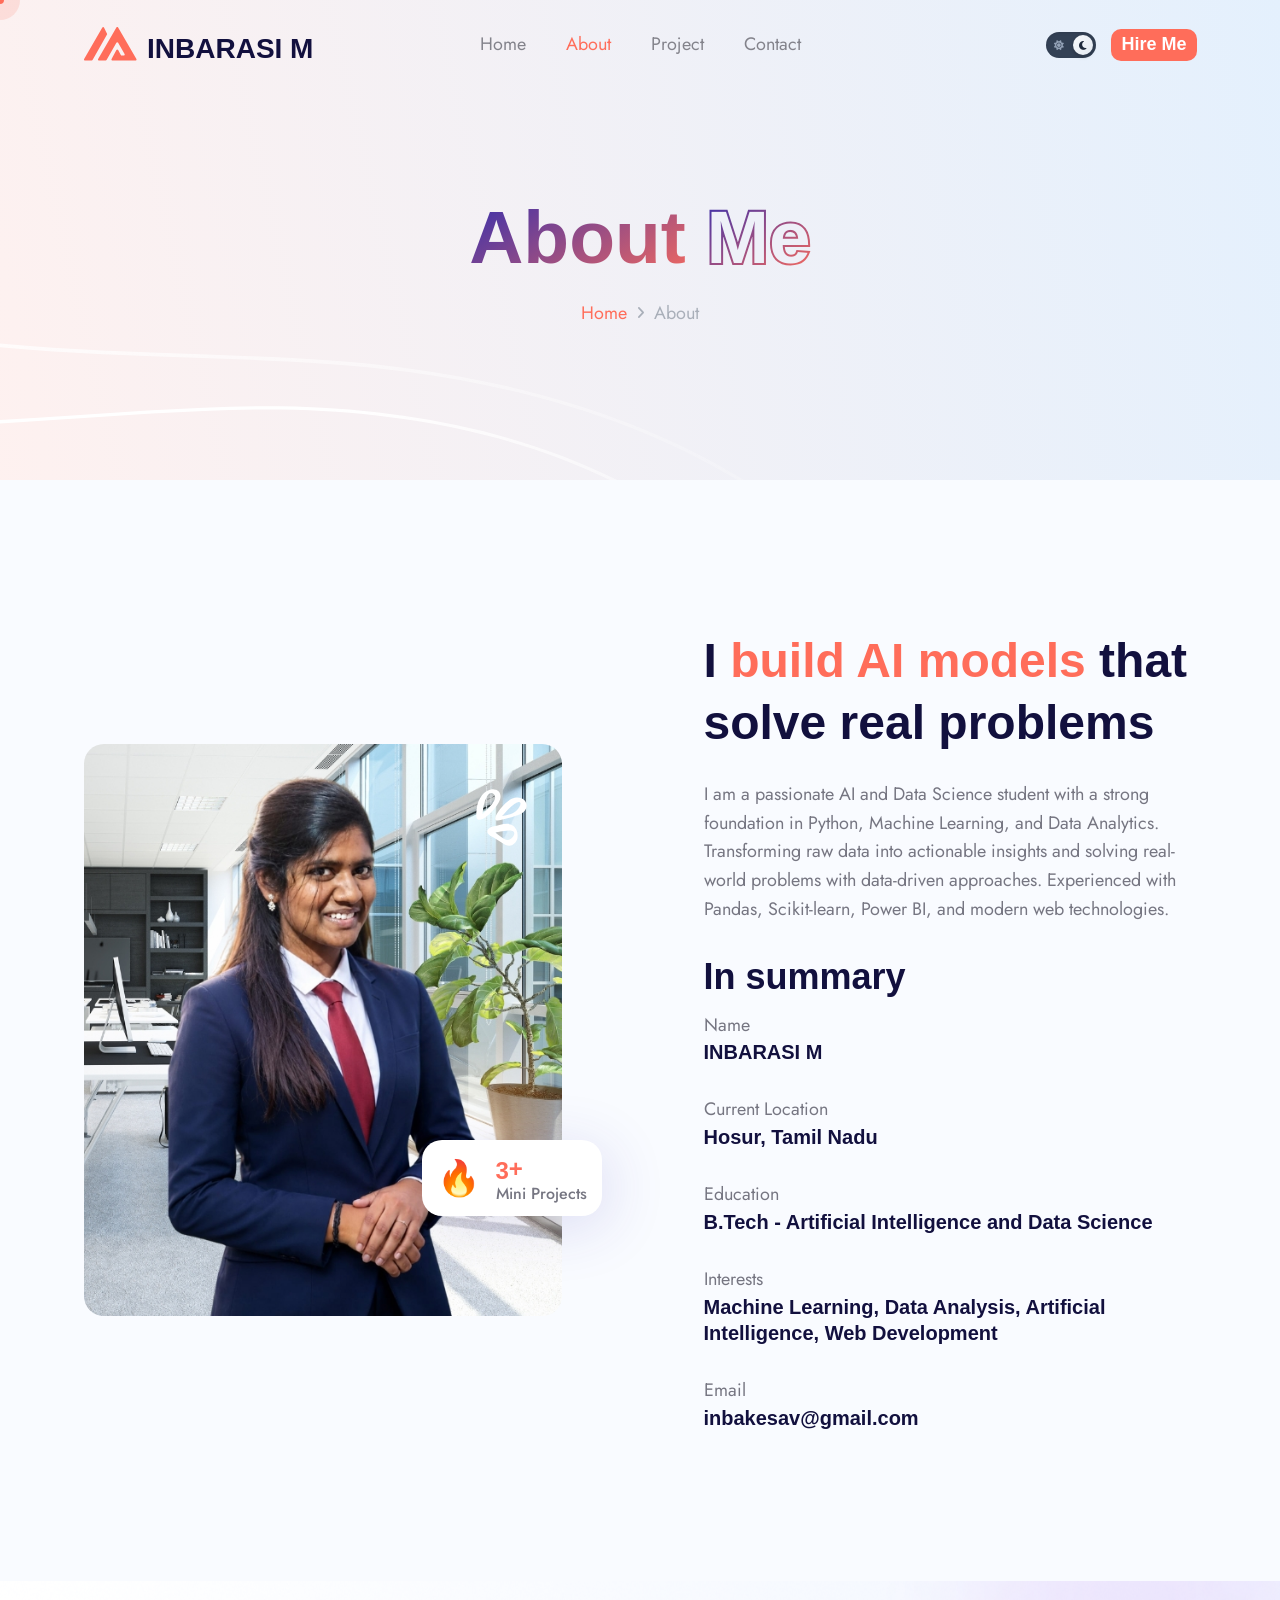
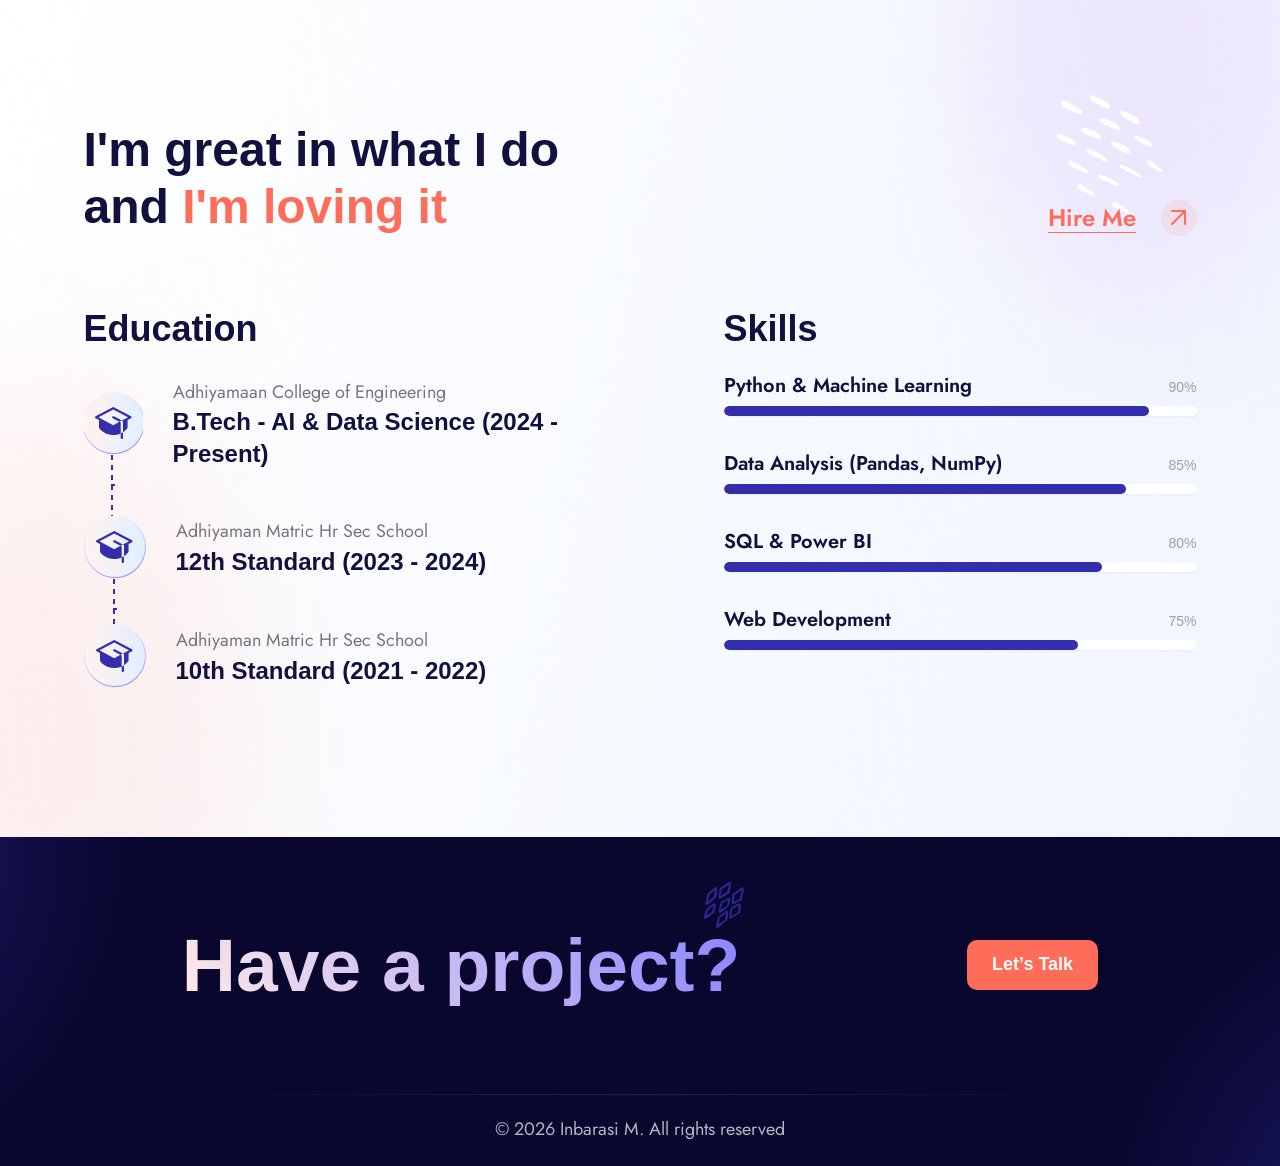
<file: about-v2.html>
<!DOCTYPE html>
<html class="no-js" lang="en">

<head>
  <!-- Meta Tags -->
  <meta charset="utf-8">
  <meta http-equiv="x-ua-compatible" content="ie=edge">
  <meta name="viewport" content="width=device-width, initial-scale=1">
  <meta name="author" content="Laralink">
  <!-- Favicon Icon -->
  <link rel="icon" href="assets/img/inba.jpeg">
  <!-- Site Title -->
  <title>INBARASI M - AI & Data Science Student</title>
  <link rel="stylesheet" href="assets/css/plugins/bootstrap.min.css">
  <link rel="stylesheet" href="assets/css/plugins/fontawesome.min.css">
  <link rel="stylesheet" href="assets/css/plugins/odometer-theme-default.css">
  <link rel="stylesheet" href="assets/css/plugins/select2.min.css">
  <link rel="stylesheet" href="assets/css/plugins/animate.css">
  <link rel="stylesheet" href="assets/css/style.css">
</head>

<body>
  <div class="cs_preloader cs_center">
    <div class="cs_preloader_in"></div>
  </div>
  <!-- Start Header Section -->
  <header class="cs_site_header cs_style_1 cs_sticky_header cs_color_2">
    <div class="cs_main_header">
      <div class="container">
        <div class="cs_main_header_in">
          <div class="cs_main_header_left">
            <a class="cs_site_branding" href="home-v2.html">
              <img src="assets/img/logo2.svg" alt="Logo">
            </a>
          </div>
          <div class="cs_main_header_center">
            <div class="cs_nav">
              <ul class="cs_nav_list">
                <li class="menu-item-has-children"><a href="index.html">Home</a>
                  <!-- <ul>
                    <li><a href="index.html">Designer Landing</a></li>
                    <li><a href="home-v2.html">Developer Landing</a></li>
                  </ul> -->
                </li>
                <li class="active menu-item-has-children"><a href="about.html">About</a>
                  <!-- <ul>
                    <li><a href="about.html">Designer About</a></li>
                    <li><a href="about-v2.html">Developer About</a></li>
                  </ul> -->
                </li>
                <li class="menu-item-has-children"><a href="project.html">Project</a>
                  <!-- <ul>
                    <li><a href="project.html">Project</a></li>
                    <li><a href="project-details.html">Project Details</a></li>
                  </ul> -->
                </li>
                <!-- <li class="menu-item-has-children"><a href="#">Pages</a>
                  <ul>
                    <li><a href="testimonial.html">Testimonial</a></li>
                    <li><a href="faq.html">FAQ</a></li>
                    <li><a href="404.html">Error 404</a></li>
                  </ul>
                </li>
                <li class="menu-item-has-children"><a href="blog.html">Blog</a>
                  <ul>
                    <li><a href="blog.html">Blog</a></li>
                    <li><a href="blog-details.html">Blog Details</a></li>
                  </ul>
                </li> -->
                <li> <a href="contact.html">Contact</a></li>
              </ul>
            </div>
          </div>
          <div class="cs_main_header_right">
            <a href="about.html" class="cs_theme_toggle cs_light_page" title="Switch to Dark Theme">
              <div class="cs_toggle_thumb"></div>
              <i class="fas fa-sun"></i>
              <i class="fas fa-moon"></i>
            </a>
            <a href="contact.html" class="cs_btn cs_style_1 cs_primary_font"><span>Hire Me</span></a>
          </div>
        </div>
      </div>
    </div>
  </header>
  <!-- End Header Section -->

  <!-- Main content inside start-->
  <main>
    <!-- Start Hero Section -->
    <section class="cs_hero cs_style_3 cs_filled_bg cs_center text-center" data-src="assets/img/bg/hero_bg_4.svg">
      <div class="container">
        <div class="cs_height_45 cs_height_lg_45"></div>
        <h1 class="cs_hero_title cs_font_92 cs_black wow fadeInUp" data-wow-duration="0.8s" data-wow-delay="0.2s"><span
            class="cs_gradient_text">About </span><span class="cs_gradient_border_text">Me</span></h1>
        <ol class="breadcrumb">
          <li class="breadcrumb-item"><a href="index.html">Home</a></li>
          <li class="breadcrumb-item active">About</li>
        </ol>
      </div>
    </section>
    <!-- Start Hero Section -->

    <!-- Start About Section -->
    <section class="position-relative">
      <div class="cs_height_150 cs_height_lg_80"></div>
      <div class="container">
        <div class="row align-items-center">
          <div class="col-lg-6">
            <div class="cs_pr_65">
              <div class="cs_image_box cs_style_3 position-relative">
                <div class="cs_imagebox_shape_about_2 position-absolute">
                  <img src="assets/img/about_shape_3.svg" alt="">
                </div>
                <div class="cs_image_wrap cs_radius_20 overflow-hidden">
                  <img class="w-100" src="assets/img/inba2.jpeg" alt="INBARASI M">
                </div>
                <div
                  class="cs_happy_client position-absolute cs_white_bg d-flex align-items-center cs_radius_20 cs_gap_15">
                  <p class="mb-0 cs_emoji_text">🔥</p>
                  <div>
                    <h3 class="mb-0 cs_font_24 cs_semi_bold cs_accent_color">
                      <span class="odometer" data-count-to="3"></span>+
                    </h3>
                    <p class="mb-0 cs_font_16 cs_medium">Mini Projects</p>
                  </div>
                </div>
              </div>
            </div>
            <div class="cs_height_lg_40"></div>
          </div>
          <div class="col-lg-6">
            <div class="cs_about cs_style_1 cs_pl_50">
              <h3 class="cs_about_title cs_font_48 cs_semi_bold">I <span class="cs_accent_color">build AI models</span>
                that solve real problems</h3>
              <p class="cs_about_text">I am a passionate AI and Data Science student with a strong foundation in Python,
                Machine Learning, and Data Analytics. Transforming raw data into actionable insights and solving
                real-world problems with data-driven approaches. Experienced with Pandas, Scikit-learn, Power BI, and
                modern web technologies.</p>
              <h4 class="cs_about_subtitle cs_font_36 cs_semi_bold">In summary</h4>
              <ul class="cs_mp_0 cs_about_summary_list">
                <li>
                  <p class="m-0 text-capitalize">Name</p>
                  <h5 class="cs_font_20 m-0 cs_semi_bold">INBARASI M</h5>
                </li>
                <li>
                  <p class="m-0 text-capitalize">current location</p>
                  <h5 class="cs_font_20 m-0 cs_semi_bold">Hosur, Tamil Nadu</h5>
                </li>
                <li>
                  <p class="m-0 text-capitalize">Education</p>
                  <h5 class="cs_font_20 m-0 cs_semi_bold">B.Tech - Artificial Intelligence and Data Science</h5>
                </li>
                <li>
                  <p class="m-0 text-capitalize">Interests</p>
                  <h5 class="cs_font_20 m-0 cs_semi_bold">Machine Learning, Data Analysis, Artificial Intelligence, Web
                    Development</h5>
                </li>
                <li>
                  <p class="m-0 text-capitalize">email</p>
                  <h5 class="cs_font_20 m-0 cs_semi_bold wow fadeInLeft" data-wow-duration="0.8s" data-wow-delay="0.2s">
                    inbakesav@gmail.com</h5>
                </li>
              </ul>
            </div>
          </div>
        </div>
      </div>
      <div class="cs_height_150 cs_height_lg_80"></div>
    </section>
    <!-- End About Section -->

    <!-- Start Slill and Education Section -->
    <section class="cs_100_bg position-relative" data-src="assets/img/bg/ed_and_skill_bg.png">
      <div class="cs_slill_shape_1 position-absolute">
        <img src="assets/img/skills_shape_1.svg" alt="skill and education ">
      </div>
      <div class="cs_height_140 cs_height_lg_80"></div>
      <div class="container">
        <div>
          <div class="d-lg-flex justify-content-between">
            <div class="cs_section_heading cs_style_1">
              <h2 class="cs_section_title cs_font_48 cs_semi_bold wow fadeInUp" data-wow-duration="0.8s"
                data-wow-delay="0.2s">I'm great in what I do<br> and <span class="cs_accent_color">I'm loving it</span>
              </h2>
            </div>
            <div class="align-self-end">
              <div class="cs_height_25 cs_height_lg_25"></div>
              <a class="cs_Project_text_btn d-inline-flex cs_gap_25 align-items-center cs_font_24 cs_accent_color cs_semi_bold"
                href="contact.html">
                <span class="cs_text_btn">Hire Me</span>
                <span class="cs_circle_btn cs_style_1 cs_accent_color cs_center rounded-circle">
                  <svg width="15" height="15" viewBox="0 0 15 15" fill="none" xmlns="http://www.w3.org/2000/svg">
                    <path d="M1 14L14 1" stroke="currentColor" stroke-width="2" stroke-linecap="round"
                      stroke-linejoin="round" />
                    <path d="M1 1H14V14" stroke="currentColor" stroke-width="2" stroke-linecap="round"
                      stroke-linejoin="round" />
                  </svg>
                  <svg width="15" height="15" viewBox="0 0 15 15" fill="none" xmlns="http://www.w3.org/2000/svg">
                    <path d="M1 14L14 1" stroke="currentColor" stroke-width="2" stroke-linecap="round"
                      stroke-linejoin="round" />
                    <path d="M1 1H14V14" stroke="currentColor" stroke-width="2" stroke-linecap="round"
                      stroke-linejoin="round" />
                  </svg>
                </span>
              </a>
            </div>
          </div>
          <div class="cs_height_70 cs_height_lg_40"></div>
        </div>
        <div class="row">
          <div class="col-lg-6">
            <div class="cs_education_wrap">
              <h3 class="cs_font_36 mb-0">Education</h3>
              <div class="cs_height_25 cs_height_lg_15"></div>
              <div class="cs_iconbox cs_style_3 d-flex align-items-center">
                <div class="cs_iconbox_icon cs_accent_color_2 cs_filled_bg cs_center"
                  data-src="assets/img/bg/iconbox_bg_3.svg">
                  <svg width="37" height="32" viewBox="0 0 37 32" fill="none" xmlns="http://www.w3.org/2000/svg">
                    <path
                      d="M25.7148 26.5142C26.5064 26.1679 27.2705 25.762 28.0006 25.2999V30.8571C28.0006 31.1602 27.8802 31.4509 27.6659 31.6653C27.4515 31.8796 27.1608 32 26.8577 32C26.5546 32 26.2639 31.8796 26.0496 31.6653C25.8353 31.4509 25.7148 31.1602 25.7148 30.8571V26.5142ZM17.2719 9.74253C17.1334 10.0126 17.1052 10.3258 17.1932 10.6163C17.2811 10.9068 17.4783 11.1518 17.7433 11.2997L24.4291 14.8569L26.8577 13.5569L18.829 9.2711C18.559 9.13267 18.2457 9.10445 17.9553 9.19239C17.6648 9.28033 17.4198 9.47755 17.2719 9.74253ZM35.9721 9.2711L18.829 0.128104C18.6605 0.0438581 18.4746 0 18.2862 0C18.0977 0 17.9119 0.0438581 17.7433 0.128104L0.600192 9.2711C0.418457 9.37089 0.266872 9.51768 0.161288 9.69611C0.0557045 9.87454 0 10.0781 0 10.2854C0 10.4927 0.0557045 10.6962 0.161288 10.8747C0.266872 11.0531 0.418457 11.1999 0.600192 11.2997L4.00024 13.0997V20.2141C3.99809 20.7046 4.15889 21.182 4.45739 21.5713C5.58598 23.0856 9.9289 27.9999 18.2862 27.9999C20.8397 28.0212 23.3697 27.5104 25.7148 26.4999V15.5426L24.4291 14.8569L18.2862 18.1284L5.68598 11.414L3.57166 10.2854L18.2862 2.44242L33.0007 10.2854L30.8863 11.414L26.8577 13.5569L27.4006 13.8426C27.5938 13.9542 27.7521 14.1174 27.8577 14.314C27.9527 14.4791 28.0021 14.6665 28.0006 14.8569V25.2999C29.5792 24.3068 30.9717 23.0448 32.1149 21.5713C32.4134 21.182 32.5742 20.7046 32.5721 20.2141V13.0997L35.9721 11.2997C36.1539 11.1999 36.3055 11.0531 36.411 10.8747C36.5166 10.6962 36.5723 10.4927 36.5723 10.2854C36.5723 10.0781 36.5166 9.87454 36.411 9.69611C36.3055 9.51768 36.1539 9.37089 35.9721 9.2711Z"
                      fill="currentColor" />
                  </svg>
                </div>
                <div class="cs_iconbox_info">
                  <p class="cs_iconbox_text mb-0">Adhiyamaan College of Engineering</p>
                  <h3 class="cs_iconbox_title cs_font_24 cs_semi_bold mb-0">B.Tech - AI & Data Science (2024 - Present)
                  </h3>
                </div>
              </div>
              <div class="cs_iconbox cs_style_3 d-flex align-items-center">
                <div class="cs_iconbox_icon cs_accent_color_2 cs_filled_bg cs_center"
                  data-src="assets/img/bg/iconbox_bg_3.svg">
                  <svg width="37" height="32" viewBox="0 0 37 32" fill="none" xmlns="http://www.w3.org/2000/svg">
                    <path
                      d="M25.7148 26.5142C26.5064 26.1679 27.2705 25.762 28.0006 25.2999V30.8571C28.0006 31.1602 27.8802 31.4509 27.6659 31.6653C27.4515 31.8796 27.1608 32 26.8577 32C26.5546 32 26.2639 31.8796 26.0496 31.6653C25.8353 31.4509 25.7148 31.1602 25.7148 30.8571V26.5142ZM17.2719 9.74253C17.1334 10.0126 17.1052 10.3258 17.1932 10.6163C17.2811 10.9068 17.4783 11.1518 17.7433 11.2997L24.4291 14.8569L26.8577 13.5569L18.829 9.2711C18.559 9.13267 18.2457 9.10445 17.9553 9.19239C17.6648 9.28033 17.4198 9.47755 17.2719 9.74253ZM35.9721 9.2711L18.829 0.128104C18.6605 0.0438581 18.4746 0 18.2862 0C18.0977 0 17.9119 0.0438581 17.7433 0.128104L0.600192 9.2711C0.418457 9.37089 0.266872 9.51768 0.161288 9.69611C0.0557045 9.87454 0 10.0781 0 10.2854C0 10.4927 0.0557045 10.6962 0.161288 10.8747C0.266872 11.0531 0.418457 11.1999 0.600192 11.2997L4.00024 13.0997V20.2141C3.99809 20.7046 4.15889 21.182 4.45739 21.5713C5.58598 23.0856 9.9289 27.9999 18.2862 27.9999C20.8397 28.0212 23.3697 27.5104 25.7148 26.4999V15.5426L24.4291 14.8569L18.2862 18.1284L5.68598 11.414L3.57166 10.2854L18.2862 2.44242L33.0007 10.2854L30.8863 11.414L26.8577 13.5569L27.4006 13.8426C27.5938 13.9542 27.7521 14.1174 27.8577 14.314C27.9527 14.4791 28.0021 14.6665 28.0006 14.8569V25.2999C29.5792 24.3068 30.9717 23.0448 32.1149 21.5713C32.4134 21.182 32.5742 20.7046 32.5721 20.2141V13.0997L35.9721 11.2997C36.1539 11.1999 36.3055 11.0531 36.411 10.8747C36.5166 10.6962 36.5723 10.4927 36.5723 10.2854C36.5723 10.0781 36.5166 9.87454 36.411 9.69611C36.3055 9.51768 36.1539 9.37089 35.9721 9.2711Z"
                      fill="currentColor" />
                  </svg>
                </div>
                <div class="cs_iconbox_info">
                  <p class="cs_iconbox_text mb-0">Adhiyaman Matric Hr Sec School</p>
                  <h3 class="cs_iconbox_title cs_font_24 cs_semi_bold mb-0">12th Standard (2023 - 2024)</h3>
                </div>
              </div>
              <div class="cs_iconbox cs_style_3 d-flex align-items-center">
                <div class="cs_iconbox_icon cs_accent_color_2 cs_filled_bg cs_center"
                  data-src="assets/img/bg/iconbox_bg_3.svg">
                  <svg width="37" height="32" viewBox="0 0 37 32" fill="none" xmlns="http://www.w3.org/2000/svg">
                    <path
                      d="M25.7148 26.5142C26.5064 26.1679 27.2705 25.762 28.0006 25.2999V30.8571C28.0006 31.1602 27.8802 31.4509 27.6659 31.6653C27.4515 31.8796 27.1608 32 26.8577 32C26.5546 32 26.2639 31.8796 26.0496 31.6653C25.8353 31.4509 25.7148 31.1602 25.7148 30.8571V26.5142ZM17.2719 9.74253C17.1334 10.0126 17.1052 10.3258 17.1932 10.6163C17.2811 10.9068 17.4783 11.1518 17.7433 11.2997L24.4291 14.8569L26.8577 13.5569L18.829 9.2711C18.559 9.13267 18.2457 9.10445 17.9553 9.19239C17.6648 9.28033 17.4198 9.47755 17.2719 9.74253ZM35.9721 9.2711L18.829 0.128104C18.6605 0.0438581 18.4746 0 18.2862 0C18.0977 0 17.9119 0.0438581 17.7433 0.128104L0.600192 9.2711C0.418457 9.37089 0.266872 9.51768 0.161288 9.69611C0.0557045 9.87454 0 10.0781 0 10.2854C0 10.4927 0.0557045 10.6962 0.161288 10.8747C0.266872 11.0531 0.418457 11.1999 0.600192 11.2997L4.00024 13.0997V20.2141C3.99809 20.7046 4.15889 21.182 4.45739 21.5713C5.58598 23.0856 9.9289 27.9999 18.2862 27.9999C20.8397 28.0212 23.3697 27.5104 25.7148 26.4999V15.5426L24.4291 14.8569L18.2862 18.1284L5.68598 11.414L3.57166 10.2854L18.2862 2.44242L33.0007 10.2854L30.8863 11.414L26.8577 13.5569L27.4006 13.8426C27.5938 13.9542 27.7521 14.1174 27.8577 14.314C27.9527 14.4791 28.0021 14.6665 28.0006 14.8569V25.2999C29.5792 24.3068 30.9717 23.0448 32.1149 21.5713C32.4134 21.182 32.5742 20.7046 32.5721 20.2141V13.0997L35.9721 11.2997C36.1539 11.1999 36.3055 11.0531 36.411 10.8747C36.5166 10.6962 36.5723 10.4927 36.5723 10.2854C36.5723 10.0781 36.5166 9.87454 36.411 9.69611C36.3055 9.51768 36.1539 9.37089 35.9721 9.2711Z"
                      fill="currentColor" />
                  </svg>
                </div>
                <div class="cs_iconbox_info">
                  <p class="cs_iconbox_text mb-0">Adhiyaman Matric Hr Sec School</p>
                  <h3 class="cs_iconbox_title cs_font_24 cs_semi_bold mb-0">10th Standard (2021 - 2022)</h3>
                </div>
              </div>

            </div>
            <div class="cs_height_lg_40"></div>
          </div>
          <div class="col-lg-6">
            <div class="cs_slill_wrap cs_pl_70">
              <h3 class="cs_font_36 mb-0">Skills</h3>
              <div class="cs_height_25 cs_height_lg_15"></div>
              <div class="cs_progressbar cs_style_2">
                <div class="label cs_font_20 cs_semi_bold">Python & Machine Learning</div>
                <h3 class="cs_progressbar_head cs_ternary_color cs_normal cs_font_14 text-end">90%</h3>
                <div class="cs_progress" data-progress="90">
                  <div class="cs_progress_in"></div>
                </div>
              </div>
              <div class="cs_progressbar cs_style_2">
                <div class="label cs_font_20 cs_semi_bold">Data Analysis (Pandas, NumPy)</div>
                <h3 class="cs_progressbar_head cs_ternary_color cs_normal cs_font_14 text-end">85%</h3>
                <div class="cs_progress" data-progress="85">
                  <div class="cs_progress_in"></div>
                </div>
              </div>
              <div class="cs_progressbar cs_style_2">
                <div class="label cs_font_20 cs_semi_bold">SQL & Power BI</div>
                <h3 class="cs_progressbar_head cs_ternary_color cs_normal cs_font_14 text-end">80%</h3>
                <div class="cs_progress" data-progress="80">
                  <div class="cs_progress_in"></div>
                </div>
              </div>
              <div class="cs_progressbar cs_style_2">
                <div class="label cs_font_20 cs_semi_bold">Web Development</div>
                <h3 class="cs_progressbar_head cs_ternary_color cs_normal cs_font_14 text-end">75%</h3>
                <div class="cs_progress" data-progress="75">
                  <div class="cs_progress_in"></div>
                </div>
              </div>
            </div>
          </div>
        </div>
      </div>
      <div class="cs_height_150 cs_height_lg_80"></div>
    </section>
    <!-- End Slill and Education Section -->

    <!-- Start Testimonial Section -->
    <!-- <section class="position-relative">
      <div class="cs_height_145 cs_height_lg_80"></div>
      <div class="container">
        <div class="d-md-flex justify-content-between">
          <div class="cs_section_heading cs_style_1">
            <p class="cs_section_subtitle cs_accent_color_2 cs_font_16 wow fadeInLeft" data-wow-duration="0.8s" data-wow-delay="0.2s">
              <span>Testmonials</span>
              <svg width="21" height="20" viewBox="0 0 21 20" fill="none" xmlns="http://www.w3.org/2000/svg">
                <path fill-rule="evenodd" clip-rule="evenodd"
                  d="M6.32185 0.162195C5.92711 0.458249 6.20673 1.29707 6.83174 1.70825C7.35805 2.05365 9.61133 2.16878 11.2561 1.95496C15.7627 1.34641 18.2298 2.57997 17.9831 5.2938C17.6377 9.27408 17.5719 12.0866 17.8186 13.4353C18.0982 14.9978 18.0653 14.8826 17.539 14.4879C17.0292 14.1096 15.8614 13.3366 15.2035 12.9254C14.6607 12.5965 13.7232 12.1195 13.5423 12.728C13.2462 13.7313 12.358 15.2774 11.5686 16.33C9.77579 18.7149 6.32185 19.2577 3.36131 18.7478C2.11131 18.534 2.07841 18.1063 2.12775 17.1688C2.29223 13.8136 2.52246 4.86616 2.9172 2.97471C3.11457 2.02076 3.34485 1.85628 4.08498 1.64246C5.38433 1.28062 4.4962 0.655619 2.96659 0.836541C1.89751 0.968121 1.28895 1.36286 0.910659 2.76089C0.334999 4.9484 0.400789 8.92867 0.0060502 17.0702C-0.0926344 18.9781 1.02579 19.636 2.63764 19.8004C3.59159 19.8991 5.03895 19.932 7.47317 19.9649C10.4995 19.9978 12.0126 20.0471 13.0324 19.8991C14.1837 19.7346 14.6936 19.3235 16.0588 18.4188C20.368 15.5241 20.2035 15.7873 20.2199 11.9714C20.2528 3.22142 19.0357 0.984568 14.0686 0.754304C12.6212 0.688514 11.2232 0.524037 10.6969 0.37601C9.3153 -0.00228091 6.71659 -0.133858 6.32185 0.162195ZM9.24946 4.83327C8.0488 4.93195 7.63768 5.82011 8.65742 6.09972C9.49624 6.32998 13.7067 6.37932 15.1048 6.2313C15.96 6.13261 15.6146 5.52406 14.9238 5.228C13.9041 4.78392 11.8153 4.61945 9.24946 4.83327ZM7.17715 8.18854C4.34819 8.32012 5.08831 9.09315 6.33831 9.33986C8.87122 9.83328 15.5982 9.89908 15.5982 9.24118C15.5982 8.33657 12.3745 7.94183 7.17715 8.18854ZM7.19353 13.6984C8.3613 13.6655 10.6969 13.4682 11.1245 13.3366C11.8647 13.1063 10.8449 12.3168 9.56203 12.1359C7.83504 11.8892 7.11129 11.8234 6.70011 11.8563C4.52905 11.9714 5.483 13.7478 7.19353 13.6984ZM17.8021 15.5405C17.6048 15.6886 15.7133 17.5965 13.4436 18.5504C12.5883 18.9123 12.1442 18.8629 12.7034 18.1392C13.1475 17.3333 14.6772 13.9287 15.0555 13.9287C15.2693 13.9451 17.8021 15.5405 17.8021 15.5405Z"
                  fill="currentColor" />
              </svg>

            </p>
            <h2 class="cs_section_title cs_font_48 cs_semi_bold">What <span class="cs_accent_color">my client</span>
              have<br>to say <span class="cs_accent_color_2">about me</span>
            </h2>
          </div>
          <div class="align-self-end">
            <div class="cs_height_25 cs_height_lg_25"></div>
            <a class="cs_Project_text_btn d-inline-flex cs_gap_25 align-items-center cs_font_24 cs_accent_color cs_semi_bold"
              href="testimonial.html">
              <span class="cs_text_btn">View All Project</span>
              <span class="cs_circle_btn cs_style_1 cs_accent_color cs_center rounded-circle">
                <svg width="15" height="15" viewBox="0 0 15 15" fill="none" xmlns="http://www.w3.org/2000/svg">
                  <path d="M1 14L14 1" stroke="currentColor" stroke-width="2" stroke-linecap="round"
                    stroke-linejoin="round" />
                  <path d="M1 1H14V14" stroke="currentColor" stroke-width="2" stroke-linecap="round"
                    stroke-linejoin="round" />
                </svg>
                <svg width="15" height="15" viewBox="0 0 15 15" fill="none" xmlns="http://www.w3.org/2000/svg">
                  <path d="M1 14L14 1" stroke="currentColor" stroke-width="2" stroke-linecap="round"
                    stroke-linejoin="round" />
                  <path d="M1 1H14V14" stroke="currentColor" stroke-width="2" stroke-linecap="round"
                    stroke-linejoin="round" />
                </svg>
              </span>
            </a>
          </div>
        </div>
        <div class="cs_height_70 cs_height_lg_40"></div>
        <div class="row cs_gap_70">
          <div class="col-lg-6">
            <div class="cs_testimonial cs_style_2 cs_radius_20 cs_white_bg cs_transition_3 cs_transform_up_hover_3">
              <div class="cs_testimonial_in">
                <div class="cs_testimonial_img overflow-hidden">
                  <img class="h-100 w-100" src="assets/img/testmonial/a4.jpg" alt="avaterImg">
                </div>
                <div class="cs_testimonial_info">
                  <img class="cs_testimonial_quote" src="assets/img/icon/Quote.svg" alt="Testmonial Quote">
                  <p class="cs_testimonial_text">Lorem ipsum dolor sit amet, consectetuer adipiscing elit. Aenean
                    commodo ligula eget dolor. Aenean massa. Cum sociis natoque </p>
                  <div class="cs_testimonial_author">
                    <div class="cs_author_name cs_font_20 cs_semi_bold">Jonathon Doe</div>
                    <div class="cs_author_designation cs_font_16">Business Owner</div>
                  </div>
                </div>
              </div>
            </div>
          </div>
          <div class="col-lg-6">
            <div class="cs_testimonial cs_style_2 cs_radius_20 cs_white_bg cs_transition_3 cs_transform_up_hover_3">
              <div class="cs_testimonial_in">
                <div class="cs_testimonial_img overflow-hidden">
                  <img class="h-100 w-100" src="assets/img/testmonial/a5.jpg" alt="avaterImg">
                </div>
                <div class="cs_testimonial_info">
                  <img class="cs_testimonial_quote" src="assets/img/icon/Quote.svg" alt="Testmonial Quote">
                  <p class="cs_testimonial_text">Lorem ipsum dolor sit amet, consectetuer adipiscing elit. Aenean
                    commodo ligula eget dolor. Aenean massa. Cum sociis natoque </p>
                  <div class="cs_testimonial_author">
                    <div class="cs_author_name cs_font_20 cs_semi_bold">Ruki-Yead</div>
                    <div class="cs_author_designation cs_font_16">WordPress Developer</div>
                  </div>
                </div>
              </div>
            </div>
          </div>
        </div>
      </div>
      <div class="cs_height_125 cs_height_lg_55"></div>
    </section> -->
    <!-- End Testimonial Section -->

    <!-- Start Brand Section -->
    <!-- <section class="cs_filled_bg" data-src="assets/img/bg/brands_bg_1.svg"> -->
    <!-- <section class="cs_filled_bg"">
      <div class=" cs_height_145 cs_height_lg_80">
      </div>
      <div class="container">
        <div class="cs_section_heading cs_style_1 text-center">
          <p class="cs_section_subtitle cs_center cs_accent_color_2 cs_font_16 wow fadeInUp" data-wow-duration="0.8s"
            data-wow-delay="0.2s">
            <span>Happy Client</span>
            <svg width="23" height="20" viewBox="0 0 23 20" fill="none" xmlns="http://www.w3.org/2000/svg">
              <path fill-rule="evenodd" clip-rule="evenodd"
                d="M5.63864 4.46024C5.74235 4.77137 5.82303 5.07098 5.82303 5.12859C5.82303 5.17469 5.43122 5.22079 4.94724 5.22079C4.20975 5.22079 2.4006 5.42821 1.50178 5.6241C1.19065 5.69324 0.418574 6.30397 0.165061 6.69576C-0.249779 7.31802 0.176573 9.39223 0.787309 9.71488C0.983206 9.81859 0.994774 9.85315 0.833448 10.1643C0.418608 10.9594 0.718203 12.1578 1.57093 13.0797C1.98577 13.5291 2.0434 13.6559 2.0434 14.1283C2.0434 14.8428 2.36603 15.4305 3.11504 16.1103C3.48379 16.4445 3.77188 16.8132 3.81798 17.0091C4.30196 18.9912 7.36716 19.7056 12.23 18.9681C14.8458 18.5763 14.8804 18.5648 15.1108 18.7953C15.4796 19.141 15.929 19.2677 16.7586 19.2677C17.4501 19.2677 17.5538 19.3023 17.7612 19.5673C18.0608 19.9476 18.8444 20.0859 19.8354 19.9476C20.2157 19.89 20.7342 19.8439 20.9993 19.8439C21.7368 19.8439 21.9903 19.5904 21.6331 19.2216C21.3795 18.9566 21.2643 18.922 20.4807 18.922C19.1671 18.922 19.2592 19.3138 18.9712 12.6994C18.902 11.2129 18.8213 9.27699 18.7752 8.40122C18.683 6.44226 18.5563 6.56902 20.6074 6.6612C22.382 6.74187 22.7277 6.6612 22.3359 6.22331C21.8519 5.68171 20.3309 5.33602 18.4756 5.33602H18.0838C17.9225 5.33602 17.7727 5.40516 17.669 5.52039C17.5653 5.63562 17.5077 5.78542 17.5077 5.94675C17.5192 6.20026 17.5307 6.41921 17.5307 6.38464L16.1479 6.40768C14.7882 6.43073 14.7651 6.43073 14.7767 6.68424C14.7882 7.02994 14.6845 7.01841 13.8894 6.53443C13.1634 6.09655 12.8523 5.65867 11.2505 2.82393C10.7089 1.85597 10.248 1.18762 9.83312 0.73821C8.18528 -1.05943 4.40565 0.519258 5.63864 4.46024ZM8.32361 0.807347C8.65779 1.07238 9.02653 1.83292 9.41833 3.07744C10.225 5.63562 12.0341 7.47936 14.5347 8.28599L14.8804 8.40122C14.9034 9.12719 15.0187 14.9349 15.0532 17.0437L13.9239 17.1129C12.7716 17.1935 9.56813 17.6545 8.55408 17.8964C7.02147 18.2537 5.25839 17.4355 5.25839 16.3754C5.25839 16.191 5.20078 16.0412 5.14316 16.0412C4.38262 16.0412 3.21878 14.0822 3.65666 13.5521C3.7258 13.4715 3.58751 13.2756 3.29943 12.9875C2.56194 12.2846 2.45821 11.9965 2.53888 10.8326C2.60802 9.86468 2.59652 9.83011 2.33148 9.64573C1.55942 9.13871 1.4096 7.53697 2.08948 7.09908C2.26233 6.98385 3.13807 6.85709 4.70524 6.70728C7.88568 6.40768 7.68978 6.63815 7.18276 3.81493C6.74487 1.55636 7.3326 0.0122374 8.32361 0.807347ZM17.6114 18.0001C17.5998 18.0001 16.5628 18.0001 16.5973 18.0001L16.1709 7.62915C16.194 7.62915 17.3579 7.62915 17.3118 7.62915C17.4616 13.2641 17.2657 11.0285 17.6114 18.0001Z"
                fill="#342EAD" />
            </svg>
          </p>
          <h2 class="cs_section_title cs_font_48 cs_semi_bold">I work with over 150+<br> <span
              class="cs_accent_color">happy clients</span>
          </h2>
          <div class="cs_height_70 cs_height_lg_40"></div>
        </div>
        <div class="cs_brands cs_style_1 cs_type_1">
          <div class="cs_brand overflow-hidden cs_radius_10 text-center">
            <div class="cs_brand_logo_wrap cs_center cs_brand_bg_1">
              <img class="cs_brand_logo" src="assets/img/client/c1.svg" alt="">
            </div>
            <p class="m-0 cs_white_bg">Border</p>
          </div>
          <div class="cs_brand overflow-hidden cs_radius_10 text-center">
            <div class="cs_brand_logo_wrap cs_center cs_brand_bg_2">
              <img class="cs_brand_logo" src="assets/img/client/c2.svg" alt="">
            </div>
            <p class="m-0 cs_white_bg">Rise</p>
          </div>
          <div class="cs_brand overflow-hidden cs_radius_10 text-center">
            <div class="cs_brand_logo_wrap cs_center cs_brand_bg_3">
              <img class="cs_brand_logo" src="assets/img/client/c3.svg" alt="">
            </div>
            <p class="m-0 cs_white_bg">eBook</p>
          </div>
          <div class="cs_brand overflow-hidden cs_radius_10 text-center">
            <div class="cs_brand_logo_wrap cs_center cs_brand_bg_4">
              <img class="cs_brand_logo" src="assets/img/client/c4.svg" alt="">
            </div>
            <p class="m-0 cs_white_bg">Doctor Plus</p>
          </div>
          <div class="cs_brand overflow-hidden cs_radius_10 text-center">
            <div class="cs_brand_logo_wrap cs_center cs_brand_bg_5">
              <img class="cs_brand_logo" src="assets/img/client/c5.svg" alt="">
            </div>
            <p class="m-0 cs_white_bg">Pinpoint</p>
          </div>
        </div>
      </div>
      <div class="cs_height_150 cs_height_lg_80"></div>
    </section> -->
    <!-- End Brand Section -->
  </main>
  <!-- Main content inside end-->

  <!-- Start Footer -->
  <footer class="cs_footer cs_style_1 cs_filled_bg position-relative" data-src="assets/img/bg/footer_bg.svg">
    <div class="position-absolute cs_footer_shape_1">
      <img src="assets/img/footer_shape.svg" alt="">
    </div>
    <div class="container">
      <div class="cs_footer_cta">
        <h2 class="cs_font_92 cs_gradient_text_2 cs_semi_bold">Have a project?</h2>
        <a href="contact.html" class="cs_btn cs_style_1 cs_primary_font"><span>Let’s
            Talk</span></a>
      </div>
      <div class="cs_copyright">© 2026 <a href="#">Inbarasi M</a>. All rights reserved</div>
    </div>
  </footer>
  <!-- End Footer -->

  <!-- Script -->
  <script src="assets/js/plugins/jquery-3.6.0.min.js"></script>
  <script src="assets/js/plugins/gsap.min.js"></script>
  <script src="assets/js/plugins/isotope.pkg.min.js"></script>
  <script src="assets/js/plugins/odometer.min.js"></script>
  <script src="assets/js/plugins/wow.min.js"></script>
  <script src="assets/js/main.js"></script>
</body>

</html>
</file>
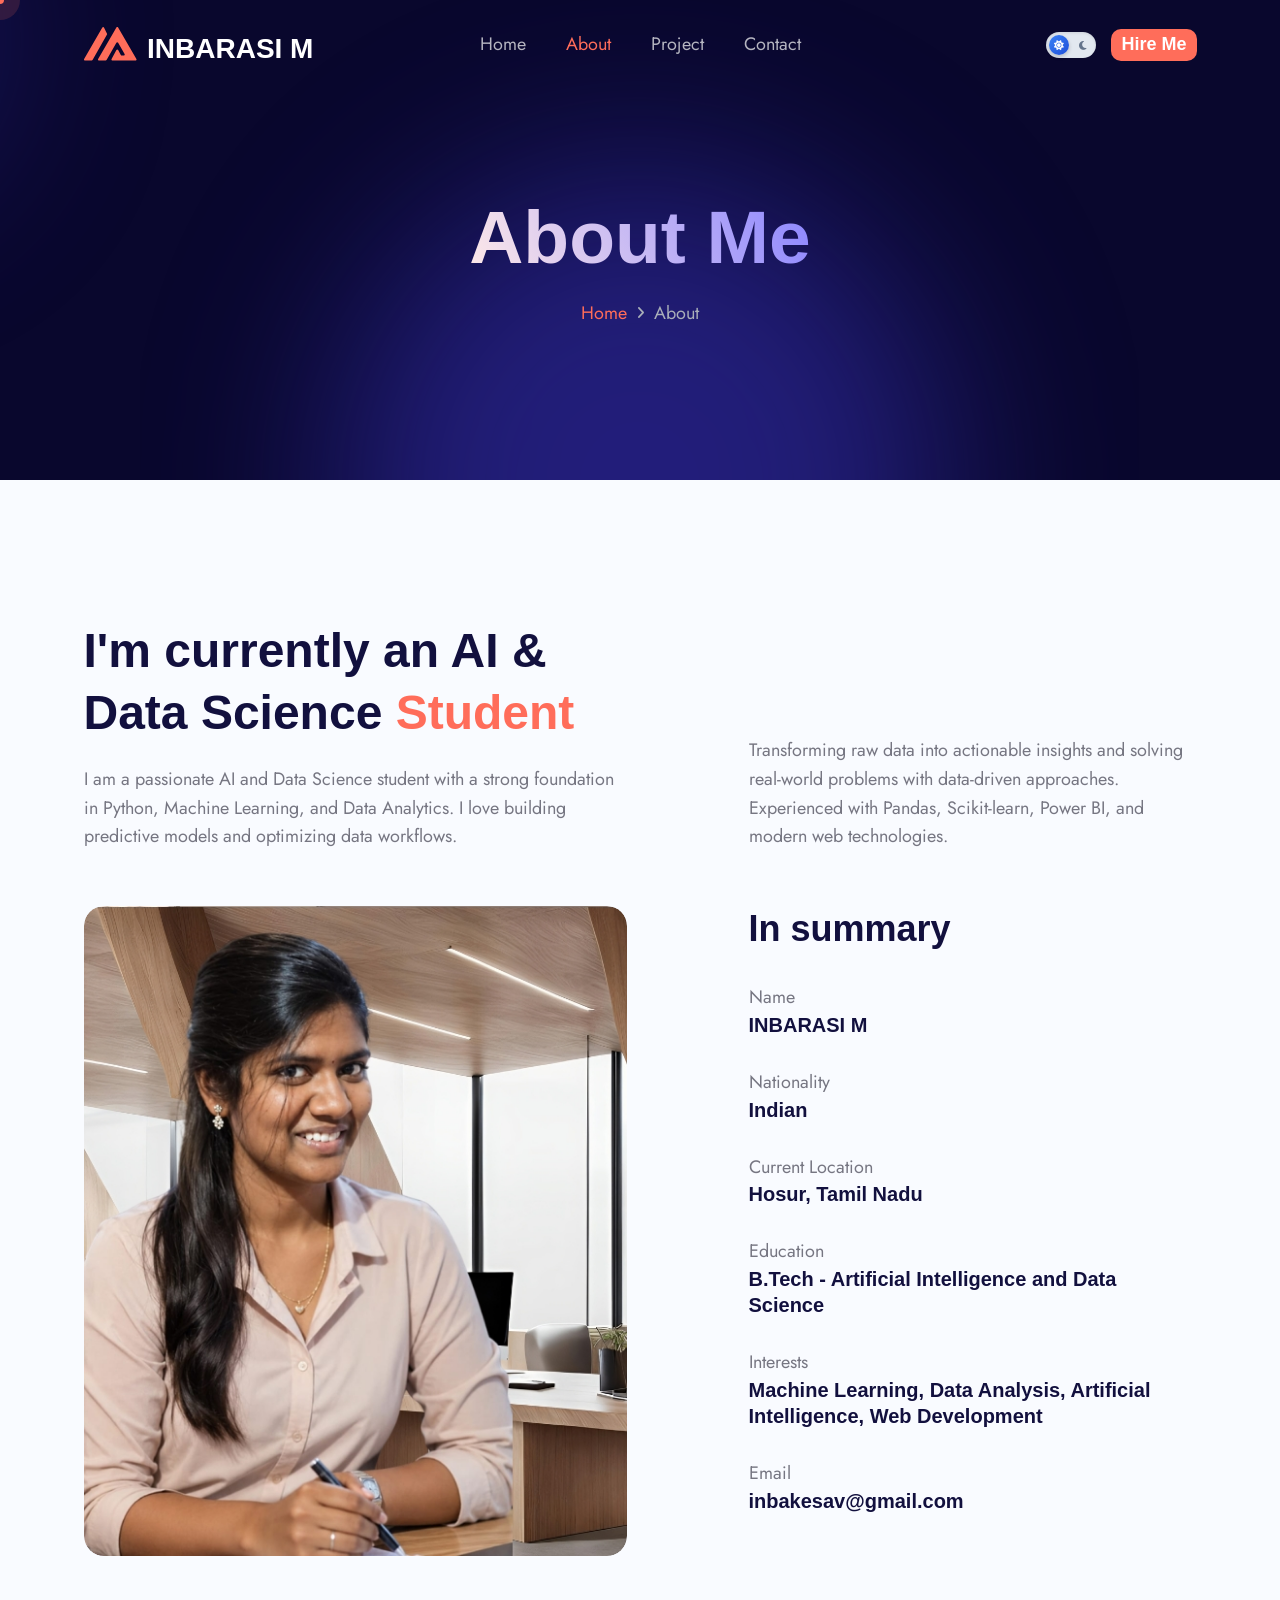
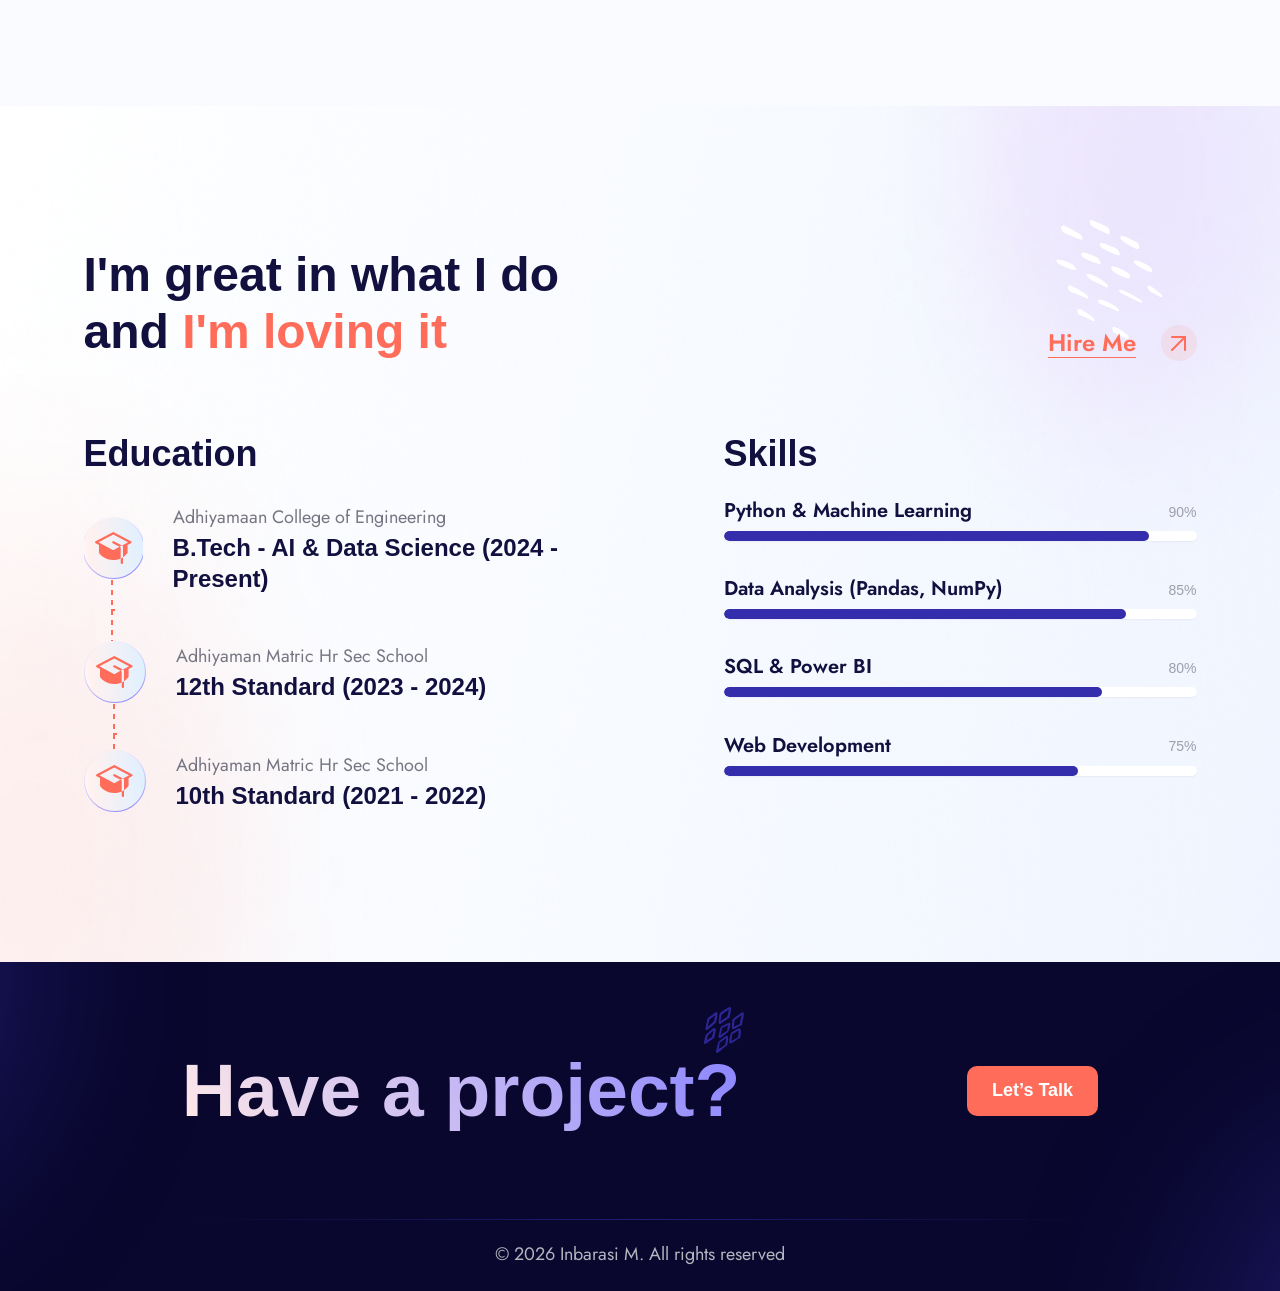
<file: about.html>
<!DOCTYPE html>
<html class="no-js" lang="en">

<head>
  <!-- Meta Tags -->
  <meta charset="utf-8">
  <meta http-equiv="x-ua-compatible" content="ie=edge">
  <meta name="viewport" content="width=device-width, initial-scale=1">
  <meta name="author" content="Laralink">
  <!-- Favicon Icon -->
  <link rel="icon" href="assets/img/inba.jpeg">
  <!-- Site Title -->
  <title>INBARASI M - AI & Data Science Student</title>
  <link rel="stylesheet" href="assets/css/plugins/bootstrap.min.css">
  <link rel="stylesheet" href="assets/css/plugins/fontawesome.min.css">
  <link rel="stylesheet" href="assets/css/plugins/odometer-theme-default.css">
  <link rel="stylesheet" href="assets/css/plugins/select2.min.css">
  <link rel="stylesheet" href="assets/css/plugins/animate.css">
  <link rel="stylesheet" href="assets/css/style.css">
</head>

<body>
  <div class="cs_preloader cs_center">
    <div class="cs_preloader_in"></div>
  </div>

  <!-- Start Header Section -->
  <header class="cs_site_header cs_style_1 cs_sticky_header">
    <div class="cs_main_header">
      <div class="container">
        <div class="cs_main_header_in">
          <div class="cs_main_header_left">
            <a class="cs_site_branding" href="index.html">
              <img src="assets/img/logo.svg" alt="Logo">
            </a>
          </div>
          <div class="cs_main_header_center">
            <div class="cs_nav">
              <ul class="cs_nav_list">
                <li class="menu-item-has-children"><a href="index.html">Home</a>
                  <!-- <ul>
                    <li><a href="index.html">Designer Landing</a></li>
                    <li><a href="home-v2.html">Developer Landing</a></li>
                  </ul> -->
                </li>
                <li class="active menu-item-has-children"><a href="about.html">About</a>
                  <!-- <ul>
                    <li><a href="about.html">Designer About</a></li>
                    <li><a href="about-v2.html">Developer About</a></li>
                  </ul> -->
                </li>
                <li class="menu-item-has-children"><a href="project.html">Project</a>
                  <!-- <ul>
                    <li><a href="project.html">Project</a></li>
                    <li><a href="project-details.html">Project Details</a></li>
                  </ul> -->
                </li>
                <!-- <li class="menu-item-has-children"><a href="#">Pages</a>
                  <ul>
                    <li><a href="testimonial.html">Testimonial</a></li>
                    <li><a href="faq.html">FAQ</a></li>
                    <li><a href="404.html">Error 404</a></li>
                  </ul>
                </li>
                <li class="menu-item-has-children"><a href="blog.html">Blog</a>
                  <ul>
                    <li><a href="blog.html">Blog</a></li>
                    <li><a href="blog-details.html">Blog Details</a></li>
                  </ul>
                </li> -->
                <li> <a href="contact.html">Contact</a></li>
              </ul>
            </div>
          </div>
          <div class="cs_main_header_right">
            <a href="about-v2.html" class="cs_theme_toggle cs_dark_page" title="Switch to Light Theme">
              <div class="cs_toggle_thumb"></div>
              <i class="fas fa-sun"></i>
              <i class="fas fa-moon"></i>
            </a>
            <a href="contact.html" class="cs_btn cs_style_1 cs_primary_font"><span>Hire Me</span></a>
          </div>
        </div>
      </div>
    </div>
  </header>
  <!-- End Header Section -->

  <!-- Main content inside start-->
  <main>
    <!-- Start Hero Section -->
    <section class="cs_hero cs_style_3 cs_filled_bg cs_center text-center" data-src="assets/img/bg/hero_bg_5.svg">
      <div class="container">
        <div class="cs_height_45 cs_height_lg_45"></div>
        <h1 class="cs_hero_title cs_font_92 cs_extra_bold wow fadeInUp" data-wow-duration="0.8s" data-wow-delay="0.2s">
          <span class="cs_gradient_text_2">About Me</span>
        </h1>
        <ol class="breadcrumb">
          <li class="breadcrumb-item"><a href="index.html">Home</a></li>
          <li class="breadcrumb-item active">About</li>
        </ol>
      </div>
    </section>
    <!-- Start Hero Section -->

    <!-- Start About Section -->
    <section class="position-relative">
      <div class="cs_height_140 cs_height_lg_70"></div>
      <div class="container">
        <div class="row">
          <div class="col-lg-6">
            <h3 class="cs_font_48 cs_semi_bold mb-0">I'm currently an AI & Data Science <span
                class="cs_accent_color">Student</span></h3>
            <div class="cs_height_20 cs_height_lg_10"></div>
            <p class="mb-0">I am a passionate AI and Data Science student with a strong foundation in Python, Machine
              Learning, and Data Analytics. I love building predictive models and optimizing data workflows.
            </p>
            <div class="cs_height_lg_15"></div>
          </div>
          <div class="col-lg-5 offset-lg-1 align-self-end">
            <p class="mb-0">
              Transforming raw data into actionable insights and solving real-world problems with data-driven
              approaches. Experienced with Pandas, Scikit-learn, Power BI, and modern web technologies.
            </p>
          </div>
        </div>
        <div class="cs_height_55 cs_height_lg_30"></div>
      </div>
      <div class="container">
        <div class="row">
          <div class="col-lg-6">
            <div class="cs_image_box cs_radius_20 overflow-hidden">
              <img class="w-100" src="assets/img/inba.jpeg" alt="INBARASI M" style="border-radius: 20px;">
            </div>
            <div class="cs_height_lg_30"></div>
          </div>
          <div class="col-lg-5 offset-lg-1">
            <div class="cs_about cs_style_1 cs_type_1">
              <h4 class="cs_about_subtitle cs_font_36 cs_semi_bold">In summary</h4>
              <ul class="cs_mp_0 cs_about_summary_list">
                <li>
                  <p class="m-0 text-capitalize">Name</p>
                  <h5 class="cs_font_20 m-0 cs_semi_bold">INBARASI M</h5>
                </li>
                <li>
                  <p class="m-0 text-capitalize">Nationality</p>
                  <h5 class="cs_font_20 m-0 cs_semi_bold">Indian</h5>
                </li>
                <li>
                  <p class="m-0 text-capitalize">Current Location</p>
                  <h5 class="cs_font_20 m-0 cs_semi_bold">Hosur, Tamil Nadu</h5>
                </li>
                <li>
                  <p class="m-0 text-capitalize">Education</p>
                  <h5 class="cs_font_20 m-0 cs_semi_bold">B.Tech - Artificial Intelligence and Data Science</h5>
                </li>
                <li>
                  <p class="m-0 text-capitalize">Interests</p>
                  <h5 class="cs_font_20 m-0 cs_semi_bold">Machine Learning, Data Analysis, Artificial Intelligence, Web
                    Development</h5>
                </li>
                <li>
                  <p class="m-0 text-capitalize">email</p>
                  <h5 class="cs_font_20 m-0 cs_semi_bold wow fadeInLeft" data-wow-duration="0.8s" data-wow-delay="0.2s">
                    inbakesav@gmail.com</h5>
                </li>
              </ul>
            </div>
          </div>
        </div>
      </div>
      <div class="cs_height_150 cs_height_lg_80"></div>
    </section>
    <!-- End About Section -->

    <!-- Start Slill and Education Section -->
    <section class="cs_100_bg position-relative" data-src="assets/img/bg/ed_and_skill_bg.png">
      <div class="cs_slill_shape_1 position-absolute">
        <img src="assets/img/skills_shape_1.svg" alt="skill and education ">
      </div>
      <div class="cs_height_140 cs_height_lg_80"></div>
      <div class="container">
        <div>
          <div class="d-lg-flex justify-content-between">
            <div class="cs_section_heading cs_style_1">
              <h2 class="cs_section_title cs_font_48 cs_semi_bold wow fadeInUp" data-wow-duration="0.8s"
                data-wow-delay="0.2s">I'm great in what I do<br> and <span class="cs_accent_color">I'm loving it</span>
              </h2>
            </div>
            <div class="align-self-end">
              <div class="cs_height_25 cs_height_lg_25"></div>
              <a class="cs_Project_text_btn d-inline-flex cs_gap_25 align-items-center cs_font_24 cs_accent_color cs_semi_bold"
                href="contact.html">
                <span class="cs_text_btn">Hire Me</span>
                <span class="cs_circle_btn cs_style_1 cs_accent_color cs_center rounded-circle">
                  <svg width="15" height="15" viewBox="0 0 15 15" fill="none" xmlns="http://www.w3.org/2000/svg">
                    <path d="M1 14L14 1" stroke="currentColor" stroke-width="2" stroke-linecap="round"
                      stroke-linejoin="round" />
                    <path d="M1 1H14V14" stroke="currentColor" stroke-width="2" stroke-linecap="round"
                      stroke-linejoin="round" />
                  </svg>
                  <svg width="15" height="15" viewBox="0 0 15 15" fill="none" xmlns="http://www.w3.org/2000/svg">
                    <path d="M1 14L14 1" stroke="currentColor" stroke-width="2" stroke-linecap="round"
                      stroke-linejoin="round" />
                    <path d="M1 1H14V14" stroke="currentColor" stroke-width="2" stroke-linecap="round"
                      stroke-linejoin="round" />
                  </svg>
                </span>
              </a>
            </div>
          </div>
          <div class="cs_height_70 cs_height_lg_40"></div>
        </div>
        <div class="row">
          <div class="col-lg-6">
            <div class="cs_education_wrap">
              <h3 class="cs_font_36 mb-0">Education</h3>
              <div class="cs_height_25 cs_height_lg_15"></div>
              <div class="cs_iconbox cs_style_3 cs_type_1 d-flex align-items-center">
                <div class="cs_iconbox_icon cs_accent_color cs_filled_bg cs_center"
                  data-src="assets/img/bg/iconbox_bg_3.svg">
                  <svg width="37" height="32" viewBox="0 0 37 32" fill="none" xmlns="http://www.w3.org/2000/svg">
                    <path
                      d="M25.7148 26.5142C26.5064 26.1679 27.2705 25.762 28.0006 25.2999V30.8571C28.0006 31.1602 27.8802 31.4509 27.6659 31.6653C27.4515 31.8796 27.1608 32 26.8577 32C26.5546 32 26.2639 31.8796 26.0496 31.6653C25.8353 31.4509 25.7148 31.1602 25.7148 30.8571V26.5142ZM17.2719 9.74253C17.1334 10.0126 17.1052 10.3258 17.1932 10.6163C17.2811 10.9068 17.4783 11.1518 17.7433 11.2997L24.4291 14.8569L26.8577 13.5569L18.829 9.2711C18.559 9.13267 18.2457 9.10445 17.9553 9.19239C17.6648 9.28033 17.4198 9.47755 17.2719 9.74253ZM35.9721 9.2711L18.829 0.128104C18.6605 0.0438581 18.4746 0 18.2862 0C18.0977 0 17.9119 0.0438581 17.7433 0.128104L0.600192 9.2711C0.418457 9.37089 0.266872 9.51768 0.161288 9.69611C0.0557045 9.87454 0 10.0781 0 10.2854C0 10.4927 0.0557045 10.6962 0.161288 10.8747C0.266872 11.0531 0.418457 11.1999 0.600192 11.2997L4.00024 13.0997V20.2141C3.99809 20.7046 4.15889 21.182 4.45739 21.5713C5.58598 23.0856 9.9289 27.9999 18.2862 27.9999C20.8397 28.0212 23.3697 27.5104 25.7148 26.4999V15.5426L24.4291 14.8569L18.2862 18.1284L5.68598 11.414L3.57166 10.2854L18.2862 2.44242L33.0007 10.2854L30.8863 11.414L26.8577 13.5569L27.4006 13.8426C27.5938 13.9542 27.7521 14.1174 27.8577 14.314C27.9527 14.4791 28.0021 14.6665 28.0006 14.8569V25.2999C29.5792 24.3068 30.9717 23.0448 32.1149 21.5713C32.4134 21.182 32.5742 20.7046 32.5721 20.2141V13.0997L35.9721 11.2997C36.1539 11.1999 36.3055 11.0531 36.411 10.8747C36.5166 10.6962 36.5723 10.4927 36.5723 10.2854C36.5723 10.0781 36.5166 9.87454 36.411 9.69611C36.3055 9.51768 36.1539 9.37089 35.9721 9.2711Z"
                      fill="currentColor" />
                  </svg>
                </div>
                <div class="cs_iconbox_info">
                  <p class="cs_iconbox_text mb-0">Adhiyamaan College of Engineering</p>
                  <h3 class="cs_iconbox_title cs_font_24 cs_semi_bold mb-0">B.Tech - AI & Data Science (2024 - Present)
                  </h3>
                </div>
              </div>
              <div class="cs_iconbox cs_style_3 cs_type_1 d-flex align-items-center">
                <div class="cs_iconbox_icon cs_accent_color cs_filled_bg cs_center"
                  data-src="assets/img/bg/iconbox_bg_3.svg">
                  <svg width="37" height="32" viewBox="0 0 37 32" fill="none" xmlns="http://www.w3.org/2000/svg">
                    <path
                      d="M25.7148 26.5142C26.5064 26.1679 27.2705 25.762 28.0006 25.2999V30.8571C28.0006 31.1602 27.8802 31.4509 27.6659 31.6653C27.4515 31.8796 27.1608 32 26.8577 32C26.5546 32 26.2639 31.8796 26.0496 31.6653C25.8353 31.4509 25.7148 31.1602 25.7148 30.8571V26.5142ZM17.2719 9.74253C17.1334 10.0126 17.1052 10.3258 17.1932 10.6163C17.2811 10.9068 17.4783 11.1518 17.7433 11.2997L24.4291 14.8569L26.8577 13.5569L18.829 9.2711C18.559 9.13267 18.2457 9.10445 17.9553 9.19239C17.6648 9.28033 17.4198 9.47755 17.2719 9.74253ZM35.9721 9.2711L18.829 0.128104C18.6605 0.0438581 18.4746 0 18.2862 0C18.0977 0 17.9119 0.0438581 17.7433 0.128104L0.600192 9.2711C0.418457 9.37089 0.266872 9.51768 0.161288 9.69611C0.0557045 9.87454 0 10.0781 0 10.2854C0 10.4927 0.0557045 10.6962 0.161288 10.8747C0.266872 11.0531 0.418457 11.1999 0.600192 11.2997L4.00024 13.0997V20.2141C3.99809 20.7046 4.15889 21.182 4.45739 21.5713C5.58598 23.0856 9.9289 27.9999 18.2862 27.9999C20.8397 28.0212 23.3697 27.5104 25.7148 26.4999V15.5426L24.4291 14.8569L18.2862 18.1284L5.68598 11.414L3.57166 10.2854L18.2862 2.44242L33.0007 10.2854L30.8863 11.414L26.8577 13.5569L27.4006 13.8426C27.5938 13.9542 27.7521 14.1174 27.8577 14.314C27.9527 14.4791 28.0021 14.6665 28.0006 14.8569V25.2999C29.5792 24.3068 30.9717 23.0448 32.1149 21.5713C32.4134 21.182 32.5742 20.7046 32.5721 20.2141V13.0997L35.9721 11.2997C36.1539 11.1999 36.3055 11.0531 36.411 10.8747C36.5166 10.6962 36.5723 10.4927 36.5723 10.2854C36.5723 10.0781 36.5166 9.87454 36.411 9.69611C36.3055 9.51768 36.1539 9.37089 35.9721 9.2711Z"
                      fill="currentColor" />
                  </svg>
                </div>
                <div class="cs_iconbox_info">
                  <p class="cs_iconbox_text mb-0">Adhiyaman Matric Hr Sec School</p>
                  <h3 class="cs_iconbox_title cs_font_24 cs_semi_bold mb-0">12th Standard (2023 - 2024)</h3>
                </div>
              </div>
              <div class="cs_iconbox cs_style_3 cs_type_1 d-flex align-items-center">
                <div class="cs_iconbox_icon cs_accent_color cs_filled_bg cs_center"
                  data-src="assets/img/bg/iconbox_bg_3.svg">
                  <svg width="37" height="32" viewBox="0 0 37 32" fill="none" xmlns="http://www.w3.org/2000/svg">
                    <path
                      d="M25.7148 26.5142C26.5064 26.1679 27.2705 25.762 28.0006 25.2999V30.8571C28.0006 31.1602 27.8802 31.4509 27.6659 31.6653C27.4515 31.8796 27.1608 32 26.8577 32C26.5546 32 26.2639 31.8796 26.0496 31.6653C25.8353 31.4509 25.7148 31.1602 25.7148 30.8571V26.5142ZM17.2719 9.74253C17.1334 10.0126 17.1052 10.3258 17.1932 10.6163C17.2811 10.9068 17.4783 11.1518 17.7433 11.2997L24.4291 14.8569L26.8577 13.5569L18.829 9.2711C18.559 9.13267 18.2457 9.10445 17.9553 9.19239C17.6648 9.28033 17.4198 9.47755 17.2719 9.74253ZM35.9721 9.2711L18.829 0.128104C18.6605 0.0438581 18.4746 0 18.2862 0C18.0977 0 17.9119 0.0438581 17.7433 0.128104L0.600192 9.2711C0.418457 9.37089 0.266872 9.51768 0.161288 9.69611C0.0557045 9.87454 0 10.0781 0 10.2854C0 10.4927 0.0557045 10.6962 0.161288 10.8747C0.266872 11.0531 0.418457 11.1999 0.600192 11.2997L4.00024 13.0997V20.2141C3.99809 20.7046 4.15889 21.182 4.45739 21.5713C5.58598 23.0856 9.9289 27.9999 18.2862 27.9999C20.8397 28.0212 23.3697 27.5104 25.7148 26.4999V15.5426L24.4291 14.8569L18.2862 18.1284L5.68598 11.414L3.57166 10.2854L18.2862 2.44242L33.0007 10.2854L30.8863 11.414L26.8577 13.5569L27.4006 13.8426C27.5938 13.9542 27.7521 14.1174 27.8577 14.314C27.9527 14.4791 28.0021 14.6665 28.0006 14.8569V25.2999C29.5792 24.3068 30.9717 23.0448 32.1149 21.5713C32.4134 21.182 32.5742 20.7046 32.5721 20.2141V13.0997L35.9721 11.2997C36.1539 11.1999 36.3055 11.0531 36.411 10.8747C36.5166 10.6962 36.5723 10.4927 36.5723 10.2854C36.5723 10.0781 36.5166 9.87454 36.411 9.69611C36.3055 9.51768 36.1539 9.37089 35.9721 9.2711Z"
                      fill="currentColor" />
                  </svg>
                </div>
                <div class="cs_iconbox_info">
                  <p class="cs_iconbox_text mb-0">Adhiyaman Matric Hr Sec School</p>
                  <h3 class="cs_iconbox_title cs_font_24 cs_semi_bold mb-0">10th Standard (2021 - 2022)</h3>
                </div>
              </div>
            </div>
            <div class="cs_height_lg_40"></div>
          </div>
          <div class="col-lg-6">
            <div class="cs_slill_wrap cs_pl_70">
              <h3 class="cs_font_36 mb-0">Skills</h3>
              <div class="cs_height_25 cs_height_lg_15"></div>
              <div class="cs_progressbar cs_style_2">
                <div class="label cs_font_20 cs_semi_bold">Python & Machine Learning</div>
                <h3 class="cs_progressbar_head cs_ternary_color cs_normal cs_font_14 text-end">90%</h3>
                <div class="cs_progress" data-progress="90">
                  <div class="cs_progress_in"></div>
                </div>
              </div>
              <div class="cs_progressbar cs_style_2">
                <div class="label cs_font_20 cs_semi_bold">Data Analysis (Pandas, NumPy)</div>
                <h3 class="cs_progressbar_head cs_ternary_color cs_normal cs_font_14 text-end">85%</h3>
                <div class="cs_progress" data-progress="85">
                  <div class="cs_progress_in"></div>
                </div>
              </div>
              <div class="cs_progressbar cs_style_2">
                <div class="label cs_font_20 cs_semi_bold">SQL & Power BI</div>
                <h3 class="cs_progressbar_head cs_ternary_color cs_normal cs_font_14 text-end">80%</h3>
                <div class="cs_progress" data-progress="80">
                  <div class="cs_progress_in"></div>
                </div>
              </div>
              <div class="cs_progressbar cs_style_2">
                <div class="label cs_font_20 cs_semi_bold">Web Development</div>
                <h3 class="cs_progressbar_head cs_ternary_color cs_normal cs_font_14 text-end">75%</h3>
                <div class="cs_progress" data-progress="75">
                  <div class="cs_progress_in"></div>
                </div>
              </div>
            </div>
          </div>
        </div>
      </div>
      <div class="cs_height_150 cs_height_lg_80"></div>
    </section>
    <!-- End Slill and Education Section -->

    <!-- Start Gallery Section -->
    <!-- <section class="position-relative">
      <div class="cs_service_shape_1 position-absolute">
        <img src="assets/img/service_shape_1.svg" alt="">
      </div>
      <div class="cs_height_150 cs_height_lg_80"></div>
      <div class="container">
        <div class="row cs_tabs cs_style_1">
          <div class="col-lg-4">
            <div class="cs_section_heading cs_style_1">
              <p class="cs_section_subtitle cs_accent_color_2 cs_font_16 wow fadeInLeft" data-wow-duration="0.8s" data-wow-delay="0.2s">
                <span>How I Live</span>
                <svg width="23" height="20" viewBox="0 0 23 20" fill="none" xmlns="http://www.w3.org/2000/svg">
                  <path
                    d="M3.97591 14.5618C-0.971171 8.81681 -0.577793 3.06974 4.89025 1.37857C6.56088 0.858827 8.75716 1.23766 10.0143 2.25224L10.659 2.77411L11.539 2.18776C16.6218 -1.25827 23.3933 4.25223 20.9381 9.82952C18.7034 14.9013 10.8697 20.637 9.09113 18.5076C8.56387 17.8715 8.8053 17.7662 10.1306 18.0209C11.3936 18.2634 16.8827 12.8513 18.1731 10.0825C19.7277 6.75962 19.2971 5.02257 16.4256 2.95039C15.2389 2.1019 13.4897 2.59489 12.1834 4.176C11.1518 5.40313 10.0176 5.5552 9.00115 4.12668C6.12036 0.110156 1.92139 3.63334 3.44169 8.7862C4.07799 10.9138 4.70403 11.9614 7.02448 14.7108C8.60384 16.5728 8.65482 16.6628 8.17596 16.9503C7.26361 17.5074 5.75209 16.6451 3.97591 14.5618Z"
                    fill="#342EAD" />
                  <path
                    d="M14.9467 5.0654C14.1851 4.96639 14.7719 4.08671 15.4928 4.29588C16.0891 4.48073 16.9235 4.79201 17.2943 5.68325C17.6984 6.61905 17.0386 7.57974 16.6328 7.49297C16.2739 7.41916 16.1452 7.02459 16.1486 6.20635C16.1521 5.3881 15.7082 5.1644 14.9467 5.0654Z"
                    fill="#342EAD" />
                  <path
                    d="M16.9264 9.85448C15.938 10.1378 15.1442 9.42309 15.564 8.89173C15.8833 8.50455 17.1593 8.40681 17.5481 8.75687C17.8729 9.06399 17.7018 9.62863 16.9264 9.85448Z"
                    fill="#342EAD" />
                </svg>

              </p>
              <h2 class="cs_section_title cs_font_48 cs_semi_bold">Moments<br> of <span class="cs_accent_color">my
                  life</span>
              </h2>
            </div>
            <div class="cs_height_30 cs_height_lg_20"></div>
            <div>
              <ul class="cs_tab_links cs_mp_0">
                <li class="active"><a class="text-uppercase " href="travel">travel</a></li>
                <li><a class="text-uppercase " href="creativity">creativity</a></li>
                <li><a class="text-uppercase " href="moments">moments</a></li>
              </ul>
              <div class="cs_tab_body">
                <div class="cs_tab active" data-id="travel">
                  <p class="m-0">Lorem ipsum dolor sit amet, <span class="cs_accent_color">consectetuer adipiscing
                      elit</span>. Cum sociis natoque penatibus et magnis dis parturient montes,<span
                      class="cs_accent_color"> nascetur ridiculus</span> mus. Donec quam felis, ultricies nec, <span class="cs_accent_color_2">pellentesque eu</span>, pretium quis, sem. Nulla consequat massa quis enim.</p>
                </div>
                <div class="cs_tab" data-id="creativity">
                  <p class="m-0">Lorem ipsum dolor sit amet, consectetur adipisicing elit. Ipsa deleniti adipisci culpa? Quos sit dolore magnam minima, optio nobis commodi!</p>
                </div>
                <div class="cs_tab" data-id="moments">
                  <p class="m-0">Lorem ipsum dolor sit amet, <span class="cs_accent_color">consectetuer adipiscing elit</span>. Cum sociis natoque penatibus et magnis dis parturient montes,<span class="cs_accent_color"> nascetur ridiculus</span> mus. Donec quam felis, ultricies nec, <span class="cs_accent_color_2">pellentesque eu</span>, pretium quis, sem. Nulla consequat massa quis enim.</p>
                </div>
              </div>
            </div>
            <div class="cs_height_lg_30"></div>
          </div>
          <div class="col-lg-8">
            <div class="cs_pl_70 cs_tab active" data-id="travel">
              <div class="cs_gallery_grid">
                <div class="cs_gallery cs_style_1">
                  <img class="w-100" src="assets/img/gallery/gallery_1.jpg" alt="">
                </div>
                <div class="cs_gallery cs_style_1">
                  <img class="w-100" src="assets/img/gallery/gallery_3.jpg" alt="">
                </div>
                <div class="cs_gallery cs_style_1">
                  <img class="w-100" src="assets/img/gallery/gallery_2.jpg" alt="">
                </div>
                <div class="cs_gallery cs_style_1">
                  <img class="w-100" src="assets/img/gallery/gallery_4.jpg" alt="">
                </div>
              </div>
            </div>
            <div class="cs_pl_70 cs_tab" data-id="creativity">
              <div class="cs_gallery_grid">
                <div class="cs_gallery cs_style_1">
                  <img class="w-100" src="assets/img/gallery/gallery_5.jpeg" alt="">
                </div>
                <div class="cs_gallery cs_style_1">
                  <img class="w-100" src="assets/img/gallery/gallery_6.jpeg" alt="">
                </div>
                <div class="cs_gallery cs_style_1">
                  <img class="w-100" src="assets/img/gallery/gallery_7.jpeg" alt="">
                </div>
                <div class="cs_gallery cs_style_1">
                  <img class="w-100" src="assets/img/gallery/gallery_8.jpeg" alt="">
                </div>
              </div>
            </div>
            <div class="cs_pl_70 cs_tab" data-id="moments">
              <div class="cs_gallery_grid">
                <div class="cs_gallery cs_style_1">
                  <img class="w-100" src="assets/img/gallery/gallery_9.jpeg" alt="">
                </div>
                <div class="cs_gallery cs_style_1">
                  <img class="w-100" src="assets/img/gallery/gallery_10.jpeg" alt="">
                </div>
                <div class="cs_gallery cs_style_1">
                  <img class="w-100" src="assets/img/gallery/gallery_11.jpeg" alt="">
                </div>
                <div class="cs_gallery cs_style_1">
                  <img class="w-100" src="assets/img/gallery/gallery_12.jpeg" alt="">
                </div>
              </div>
            </div>
          </div>
        </div>
      </div>
      <div class="cs_height_150 cs_height_lg_80"></div>
    </section> -->
    <!-- End Gallery Section -->

    <!-- Start Brand Section -->
    <!-- <section class="cs_filled_bg" data-src="assets/img/bg/brands_bg_1.svg"> -->
    <!-- <section class="cs_filled_bg">
      <div class="cs_height_145 cs_height_lg_80"></div>
      <div class="container">
        <div class="cs_section_heading cs_style_1 text-center">
          <p class="cs_section_subtitle cs_center cs_accent_color_2 cs_font_16 wow fadeInUp" data-wow-duration="0.8s"
            data-wow-delay="0.2s">
            <span>Happy Client</span>
            <svg width="23" height="20" viewBox="0 0 23 20" fill="none" xmlns="http://www.w3.org/2000/svg">
              <path fill-rule="evenodd" clip-rule="evenodd"
                d="M5.63864 4.46024C5.74235 4.77137 5.82303 5.07098 5.82303 5.12859C5.82303 5.17469 5.43122 5.22079 4.94724 5.22079C4.20975 5.22079 2.4006 5.42821 1.50178 5.6241C1.19065 5.69324 0.418574 6.30397 0.165061 6.69576C-0.249779 7.31802 0.176573 9.39223 0.787309 9.71488C0.983206 9.81859 0.994774 9.85315 0.833448 10.1643C0.418608 10.9594 0.718203 12.1578 1.57093 13.0797C1.98577 13.5291 2.0434 13.6559 2.0434 14.1283C2.0434 14.8428 2.36603 15.4305 3.11504 16.1103C3.48379 16.4445 3.77188 16.8132 3.81798 17.0091C4.30196 18.9912 7.36716 19.7056 12.23 18.9681C14.8458 18.5763 14.8804 18.5648 15.1108 18.7953C15.4796 19.141 15.929 19.2677 16.7586 19.2677C17.4501 19.2677 17.5538 19.3023 17.7612 19.5673C18.0608 19.9476 18.8444 20.0859 19.8354 19.9476C20.2157 19.89 20.7342 19.8439 20.9993 19.8439C21.7368 19.8439 21.9903 19.5904 21.6331 19.2216C21.3795 18.9566 21.2643 18.922 20.4807 18.922C19.1671 18.922 19.2592 19.3138 18.9712 12.6994C18.902 11.2129 18.8213 9.27699 18.7752 8.40122C18.683 6.44226 18.5563 6.56902 20.6074 6.6612C22.382 6.74187 22.7277 6.6612 22.3359 6.22331C21.8519 5.68171 20.3309 5.33602 18.4756 5.33602H18.0838C17.9225 5.33602 17.7727 5.40516 17.669 5.52039C17.5653 5.63562 17.5077 5.78542 17.5077 5.94675C17.5192 6.20026 17.5307 6.41921 17.5307 6.38464L16.1479 6.40768C14.7882 6.43073 14.7651 6.43073 14.7767 6.68424C14.7882 7.02994 14.6845 7.01841 13.8894 6.53443C13.1634 6.09655 12.8523 5.65867 11.2505 2.82393C10.7089 1.85597 10.248 1.18762 9.83312 0.73821C8.18528 -1.05943 4.40565 0.519258 5.63864 4.46024ZM8.32361 0.807347C8.65779 1.07238 9.02653 1.83292 9.41833 3.07744C10.225 5.63562 12.0341 7.47936 14.5347 8.28599L14.8804 8.40122C14.9034 9.12719 15.0187 14.9349 15.0532 17.0437L13.9239 17.1129C12.7716 17.1935 9.56813 17.6545 8.55408 17.8964C7.02147 18.2537 5.25839 17.4355 5.25839 16.3754C5.25839 16.191 5.20078 16.0412 5.14316 16.0412C4.38262 16.0412 3.21878 14.0822 3.65666 13.5521C3.7258 13.4715 3.58751 13.2756 3.29943 12.9875C2.56194 12.2846 2.45821 11.9965 2.53888 10.8326C2.60802 9.86468 2.59652 9.83011 2.33148 9.64573C1.55942 9.13871 1.4096 7.53697 2.08948 7.09908C2.26233 6.98385 3.13807 6.85709 4.70524 6.70728C7.88568 6.40768 7.68978 6.63815 7.18276 3.81493C6.74487 1.55636 7.3326 0.0122374 8.32361 0.807347ZM17.6114 18.0001C17.5998 18.0001 16.5628 18.0001 16.5973 18.0001L16.1709 7.62915C16.194 7.62915 17.3579 7.62915 17.3118 7.62915C17.4616 13.2641 17.2657 11.0285 17.6114 18.0001Z"
                fill="#342EAD" />
            </svg>
          </p>
          <h2 class="cs_section_title cs_font_48 cs_semi_bold">I work with over 150+<br> <span
              class="cs_accent_color">happy clients</span>
          </h2>
          <div class="cs_height_70 cs_height_lg_40"></div>
        </div>
        <div class="cs_brands cs_style_1 cs_type_1">
          <div class="cs_brand overflow-hidden cs_radius_10 text-center">
            <div class="cs_brand_logo_wrap cs_center cs_brand_bg_1">
              <img class="cs_brand_logo" src="assets/img/client/c1.svg" alt="">
            </div>
            <p class="m-0 cs_white_bg">Border</p>
          </div>
          <div class="cs_brand overflow-hidden cs_radius_10 text-center">
            <div class="cs_brand_logo_wrap cs_center cs_brand_bg_2">
              <img class="cs_brand_logo" src="assets/img/client/c2.svg" alt="">
            </div>
            <p class="m-0 cs_white_bg">Rise</p>
          </div>
          <div class="cs_brand overflow-hidden cs_radius_10 text-center">
            <div class="cs_brand_logo_wrap cs_center cs_brand_bg_3">
              <img class="cs_brand_logo" src="assets/img/client/c3.svg" alt="">
            </div>
            <p class="m-0 cs_white_bg">eBook</p>
          </div>
          <div class="cs_brand overflow-hidden cs_radius_10 text-center">
            <div class="cs_brand_logo_wrap cs_center cs_brand_bg_4">
              <img class="cs_brand_logo" src="assets/img/client/c4.svg" alt="">
            </div>
            <p class="m-0 cs_white_bg">Doctor Plus</p>
          </div>
          <div class="cs_brand overflow-hidden cs_radius_10 text-center">
            <div class="cs_brand_logo_wrap cs_center cs_brand_bg_5">
              <img class="cs_brand_logo" src="assets/img/client/c5.svg" alt="">
            </div>
            <p class="m-0 cs_white_bg">Pinpoint</p>
          </div>
        </div>
      </div>
      <div class="cs_height_150 cs_height_lg_80"></div>
    </section> -->
    <!-- End Brand Section -->
  </main>
  <!-- Main content inside end-->

  <!-- Start Footer -->
  <footer class="cs_footer cs_style_1 cs_filled_bg position-relative" data-src="assets/img/bg/footer_bg.svg">
    <div class="position-absolute cs_footer_shape_1">
      <img src="assets/img/footer_shape.svg" alt="">
    </div>
    <div class="container">
      <div class="cs_footer_cta">
        <h2 class="cs_font_92 cs_gradient_text_2 cs_semi_bold">Have a project?</h2>
        <a href="contact.html" class="cs_btn cs_style_1 cs_primary_font"><span>Let’s
            Talk</span></a>
      </div>
      <div class="cs_copyright">© 2026 <a href="#">Inbarasi M</a>. All rights reserved</div>
    </div>
  </footer>
  <!-- End Footer -->

  <!-- Script -->
  <script src="assets/js/plugins/jquery-3.6.0.min.js"></script>
  <script src="assets/js/plugins/gsap.min.js"></script>
  <script src="assets/js/plugins/isotope.pkg.min.js"></script>
  <script src="assets/js/plugins/odometer.min.js"></script>
  <script src="assets/js/plugins/wow.min.js"></script>
  <script src="assets/js/main.js"></script>
</body>

</html>
</file>
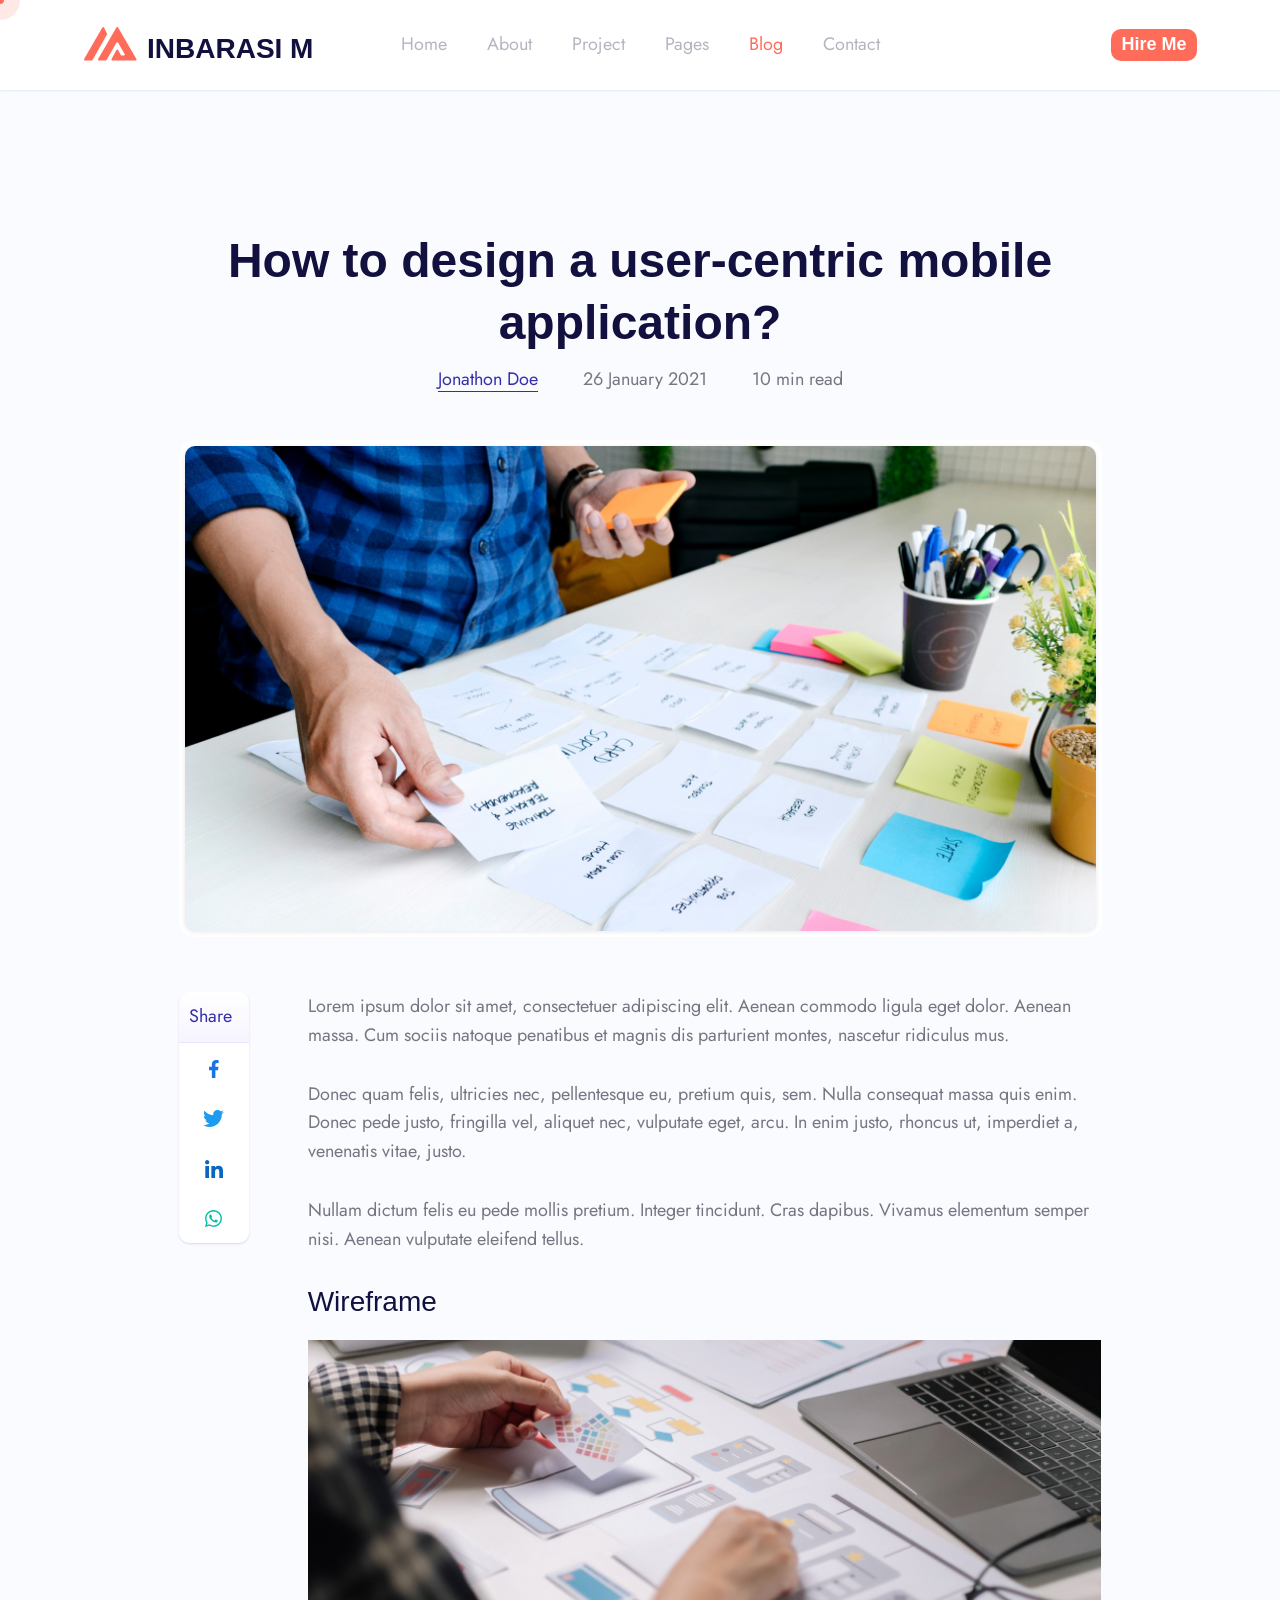
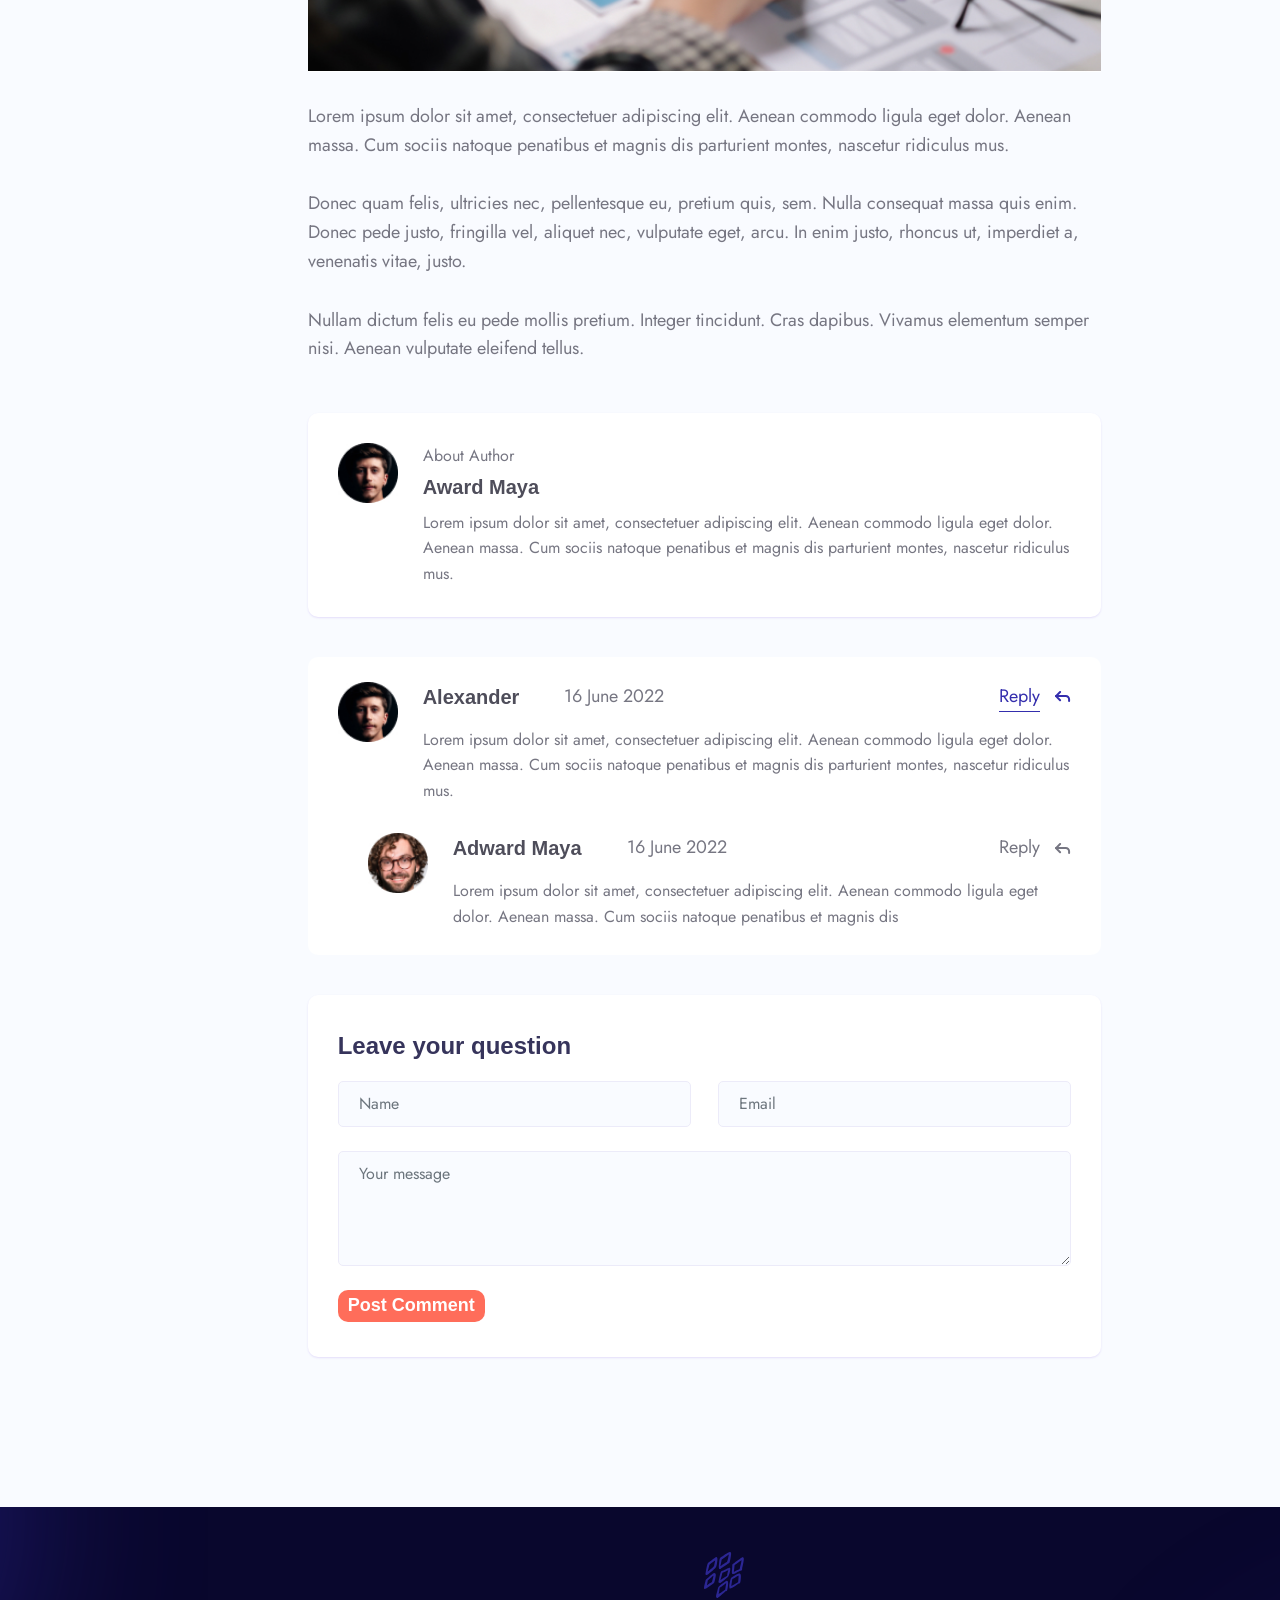
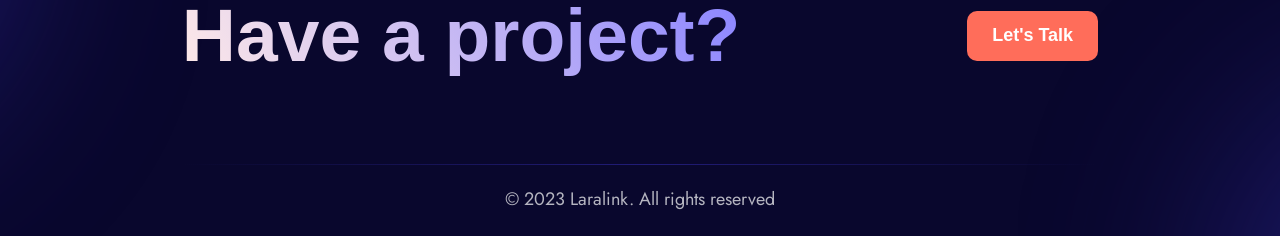
<file: blog-details.html>
<!DOCTYPE html>
<html class="no-js" lang="en">

<head>
  <!-- Meta Tags -->
  <meta charset="utf-8">
  <meta http-equiv="x-ua-compatible" content="ie=edge">
  <meta name="viewport" content="width=device-width, initial-scale=1">
  <meta name="author" content="Laralink">
  <!-- Favicon Icon -->
  <link rel="icon" href="assets/img/inba.jpeg">
  <!-- Site Title -->
  <title>Portm - Blog Details</title>
  <link rel="stylesheet" href="assets/css/plugins/bootstrap.min.css">
  <link rel="stylesheet" href="assets/css/plugins/fontawesome.min.css">
  <link rel="stylesheet" href="assets/css/plugins/odometer-theme-default.css">
  <link rel="stylesheet" href="assets/css/plugins/select2.min.css">
  <link rel="stylesheet" href="assets/css/plugins/animate.css">
  <link rel="stylesheet" href="assets/css/style.css">
</head>

<body>
  <div class="cs_preloader cs_center">
    <div class="cs_preloader_in"></div>
  </div>

  <!-- Start Header Section -->
  <header class="cs_site_header cs_style_1 cs_color_1 cs_sticky_header">
    <div class="cs_main_header">
      <div class="container">
        <div class="cs_main_header_in">
          <div class="cs_main_header_left">
            <a class="cs_site_branding" href="index.html">
              <img src="assets/img/logo2.svg" alt="Logo">
            </a>
          </div>
          <div class="cs_main_header_center">
            <div class="cs_nav">
              <ul class="cs_nav_list">
                <li class="menu-item-has-children"><a href="index.html">Home</a>
                  <ul>
                    <li><a href="index.html">Designer Landing</a></li>
                    <li><a href="home-v2.html">Developer Landing</a></li>
                  </ul>
                </li>
                <li class="menu-item-has-children"><a href="about.html">About</a>
                  <ul>
                    <li><a href="about.html">Designer About</a></li>
                    <li><a href="about-v2.html">Developer About</a></li>
                  </ul>
                </li>
                <li class="menu-item-has-children"><a href="project.html">Project</a>
                  <ul>
                    <li><a href="project.html">Project</a></li>
                    <li><a href="project-details.html">Project Details</a></li>
                  </ul>
                </li>
                <li class="menu-item-has-children"><a href="#">Pages</a>
                  <ul>
                    <li><a href="testimonial.html">Testimonial</a></li>
                    <li><a href="faq.html">FAQ</a></li>
                    <li><a href="404.html">Error 404</a></li>
                  </ul>
                </li>
                <li class="active menu-item-has-children"><a href="blog.html">Blog</a>
                  <ul>
                    <li><a href="blog.html">Blog</a></li>
                    <li><a href="blog-details.html">Blog Details</a></li>
                  </ul>
                </li>
                <li> <a href="contact.html">Contact</a></li>
              </ul>
            </div>
          </div>
          <div class="cs_main_header_right">
            <a href="contact.html" class="cs_btn cs_style_1 cs_primary_font"><span>Hire Me</span></a>
          </div>
        </div>
      </div>
    </div>
  </header>
  <!-- End Header Section -->

  <!-- Main content inside start-->
  <main>
    <!--Start Blog Details Section-->
    <section>
      <div class="cs_height_90 cs_height_lg_90"></div>
      <div class="cs_height_140 cs_height_lg_70"></div>
      <div class="container">
        <div class="row">
          <div class="col-lg-10 offset-lg-1">
            <div class="cs_blog_details cs_style_1">
              <h1 class="cs_blog_title cs_font_48 cs_semi_bold text-center">How to design a user-centric mobile
                application?</h1>
              <div class="cs_center cs_blog_meta_items">
                <span>
                  <a class="cs_text_btn cs_type_2 cs_accent_color_2 cs_accent_color_2_hover" href="#">Jonathon Doe</a>
                </span>
                <span>26 January 2021</span>
                <span>10 min read</span>
              </div>
              <div class="cs_image_box cs_style_5 cs_radius_15">
                <img class="cs_radius_10 w-100" src="assets/img/blog/blog_d2.jpg" alt="project-details">
              </div>
              <div class="row">
                <div class="col-xl-1 col-lg-2">
                  <div class="cs_social cs_style_2 cs_white_bg">
                    <div class="cs_social_title cs_accent_color_2">Share</div>
                    <div class="cs_social_wrap">
                      <a href="#"><svg width="10" height="18" viewBox="0 0 10 18" fill="none"
                          xmlns="http://www.w3.org/2000/svg">
                          <path
                            d="M9.00879 10.125L9.50871 6.86742H6.38297V4.75348C6.38297 3.86227 6.81961 2.99355 8.21953 2.99355H9.64055V0.220078C9.64055 0.220078 8.35102 0 7.11809 0C4.54395 0 2.86137 1.56023 2.86137 4.38469V6.86742H0V10.125H2.86137V18H6.38297V10.125H9.00879Z"
                            fill="#1B74E4" />
                        </svg>
                      </a>
                      <a href="#">
                        <svg width="21" height="17" viewBox="0 0 21 17" fill="none" xmlns="http://www.w3.org/2000/svg">
                          <path
                            d="M20.92 2C20.15 2.35 19.32 2.58 18.46 2.69C19.34 2.16 20.02 1.32 20.34 0.31C19.51 0.81 18.59 1.16 17.62 1.36C16.83 0.5 15.72 0 14.46 0C12.11 0 10.19 1.92 10.19 4.29C10.19 4.63 10.23 4.96 10.3 5.27C6.74 5.09 3.57 3.38 1.46 0.79C1.09 1.42 0.88 2.16 0.88 2.94C0.88 4.43 1.63 5.75 2.79 6.5C2.08 6.5 1.42 6.3 0.84 6C0.84 6 0.84 6 0.84 6.03C0.84 8.11 2.32 9.85 4.28 10.24C3.92 10.34 3.54 10.39 3.15 10.39C2.88 10.39 2.61 10.36 2.35 10.31C2.89 12 4.46 13.26 6.35 13.29C4.89 14.45 3.04 15.13 1.02 15.13C0.68 15.13 0.34 15.11 0 15.07C1.9 16.29 4.16 17 6.58 17C14.46 17 18.79 10.46 18.79 4.79C18.79 4.6 18.79 4.42 18.78 4.23C19.62 3.63 20.34 2.87 20.92 2Z"
                            fill="#1D9BF0" />
                        </svg>

                      </a>
                      <a href="#">
                        <svg width="18" height="18" viewBox="0 0 18 18" fill="none" xmlns="http://www.w3.org/2000/svg">
                          <path
                            d="M4.0292 18H0.297328V5.98232H4.0292V18ZM2.16125 4.343C0.967923 4.343 0 3.35458 0 2.16125C8.54134e-09 1.58805 0.227703 1.03833 0.633016 0.633017C1.03833 0.227703 1.58805 0 2.16125 0C2.73445 0 3.28418 0.227703 3.68949 0.633017C4.0948 1.03833 4.32251 1.58805 4.32251 2.16125C4.32251 3.35458 3.35418 4.343 2.16125 4.343ZM17.9964 18H14.2725V12.1499C14.2725 10.7556 14.2444 8.96766 12.3323 8.96766C10.392 8.96766 10.0947 10.4824 10.0947 12.0494V18H6.36684V5.98232H9.94602V7.62164H9.99826C10.4965 6.67743 11.7135 5.68097 13.5292 5.68097C17.3061 5.68097 18.0004 8.16808 18.0004 11.3985V18H17.9964Z"
                            fill="#0A66C2" />
                        </svg>

                      </a>
                      <a href="#">
                        <svg width="17" height="17" viewBox="0 0 17 17" fill="none" xmlns="http://www.w3.org/2000/svg">
                          <path
                            d="M8.4915 0C3.8505 0 0.0680001 3.7825 0.0680001 8.4235C0.0680001 9.911 0.459 11.356 1.19 12.631L0 17L4.4625 15.827C5.695 16.4985 7.0805 16.8555 8.4915 16.8555C13.1325 16.8555 16.915 13.073 16.915 8.432C16.915 6.1795 16.0395 4.063 14.45 2.4735C12.8605 0.8755 10.744 0 8.4915 0ZM8.5 1.4195C10.37 1.4195 12.121 2.1505 13.447 3.4765C14.7645 4.8025 15.4955 6.562 15.4955 8.432C15.4955 12.291 12.3505 15.4275 8.4915 15.4275C7.2335 15.4275 6.001 15.096 4.93 14.45L4.675 14.3055L2.023 15.0025L2.7285 12.4185L2.5585 12.1465C1.8615 11.05 1.4875 9.7495 1.4875 8.4235C1.496 4.5645 4.6325 1.4195 8.5 1.4195ZM5.508 4.5305C5.372 4.5305 5.1425 4.5815 4.947 4.794C4.76 5.0065 4.2075 5.525 4.2075 6.5535C4.2075 7.5905 4.964 8.585 5.0575 8.7295C5.1765 8.874 6.5535 10.999 8.67 11.9C9.1715 12.1295 9.5625 12.257 9.8685 12.3505C10.37 12.512 10.829 12.4865 11.1945 12.4355C11.6025 12.376 12.4355 11.9255 12.614 11.4325C12.7925 10.9395 12.7925 10.523 12.7415 10.4295C12.682 10.3445 12.546 10.2935 12.3335 10.2C12.121 10.081 11.084 9.571 10.897 9.503C10.7015 9.435 10.5825 9.401 10.421 9.605C10.285 9.8175 9.877 10.2935 9.758 10.4295C9.6305 10.574 9.5115 10.591 9.3075 10.489C9.0865 10.3785 8.4065 10.1575 7.6075 9.4435C6.9785 8.8825 6.562 8.194 6.4345 7.9815C6.3325 7.7775 6.426 7.65 6.528 7.5565C6.6215 7.463 6.7575 7.31 6.8425 7.1825C6.953 7.0635 6.987 6.97 7.055 6.834C7.123 6.6895 7.089 6.5705 7.038 6.4685C6.987 6.375 6.562 5.321 6.3835 4.9045C6.2135 4.4965 6.0435 4.5475 5.9075 4.539C5.7885 4.539 5.6525 4.5305 5.508 4.5305Z"
                            fill="#00BFA5" />
                        </svg>
                      </a>
                    </div>
                  </div>
                </div>
                <div class="col-xl-11 col-lg-10">
                  <div class="cs_pl_50">
                    <p class="cs_blog_text">Lorem ipsum dolor sit amet, consectetuer adipiscing elit. Aenean commodo
                      ligula eget dolor. Aenean massa. Cum sociis natoque penatibus et magnis dis parturient montes,
                      nascetur ridiculus mus. </p>
                    <p class="cs_blog_text">Donec quam felis, ultricies nec, pellentesque eu, pretium quis, sem. Nulla
                      consequat massa quis enim. Donec pede justo, fringilla vel, aliquet nec, vulputate eget, arcu. In
                      enim justo, rhoncus ut, imperdiet a, venenatis vitae, justo. </p>
                    <p class="cs_blog_text">Nullam dictum felis eu pede mollis pretium. Integer tincidunt. Cras dapibus.
                      Vivamus elementum semper nisi. Aenean vulputate eleifend tellus.</p>
                    <h3 class="cs_blog_subtitle cs_font_28 cs_medium">Wireframe</h3>
                    <img class="cs_blog_image_inside w-100" src="assets/img/blog/blog_d3.jpg" alt="blog_details_image">
                    <p class="cs_blog_text">Lorem ipsum dolor sit amet, consectetuer adipiscing elit. Aenean commodo
                      ligula eget dolor. Aenean massa. Cum sociis natoque penatibus et magnis dis parturient montes,
                      nascetur ridiculus mus. </p>
                    <p class="cs_blog_text">Donec quam felis, ultricies nec, pellentesque eu, pretium quis, sem. Nulla
                      consequat massa quis enim. Donec pede justo, fringilla vel, aliquet nec, vulputate eget, arcu. In
                      enim justo, rhoncus ut, imperdiet a, venenatis vitae, justo. </p>
                    <p class="cs_blog_text">Nullam dictum felis eu pede mollis pretium. Integer tincidunt. Cras dapibus.
                      Vivamus elementum semper nisi. Aenean vulputate eleifend tellus.</p>
                    <div class="cs_meta cs_style_1 d-flex cs_gap_25 cs_white_bg cs_radius_10">
                      <div class="cs_meta_avater_image">
                        <img class="w-100 h-100" src="assets/img/testmonial/a1.jpg" alt="Testmonial">
                      </div>
                      <div class="cs_meta_info">
                        <p class="cs_meta_author cs_font_16">About Author</p>
                        <h3 class="cs_meta_title cs_font_20 cs_semi_bold">Award Maya</h3>
                        <p class="cs_meta_text cs_font_16 m-0">Lorem ipsum dolor sit amet, consectetuer adipiscing elit.
                          Aenean commodo ligula eget dolor. Aenean massa. Cum sociis natoque penatibus et magnis dis
                          parturient montes, nascetur ridiculus mus.</p>
                      </div>
                    </div>
                    <div class="cs_comment_wrap  cs_white_bg cs_radius_10">
                      <div class="cs_comment cs_style_1 d-flex cs_gap_25">
                        <div class="cs_comment_avater_image">
                          <img class="w-100 h-100" src="assets/img/testmonial/a1.jpg" alt="Testmonial">
                        </div>
                        <div class="cs_comment_info">
                          <div class="d-flex justify-content-between align-items-center">
                            <div class="cs_comment_date_and_title">
                              <h3 class="cs_comment_title cs_font_20 cs_semi_bold m-0">Alexander</h3>
                              <span>16 June 2022</span>
                            </div>
                            <a class="align-self-start cs_accent_color_2 cs_accent_color_2_hover d-flex align-items-center cs_gap_15"
                              href="#">
                              <span class="cs_text_btn cs_type_2">Reply</span>
                              <svg xmlns="http://www.w3.org/2000/svg" width="16" height="11" viewBox="0 0 16 11"
                                fill="none">
                                <path d="M5.09091 9.18182L1 5.09091L5.09091 1" stroke="CurrentColor" stroke-width="2"
                                  stroke-linecap="round" stroke-linejoin="round" />
                                <path
                                  d="M14.0909 9.99997V8.36361C14.0909 7.49563 13.7461 6.6632 13.1323 6.04944C12.5186 5.43569 11.6862 5.09088 10.8182 5.09088H1"
                                  stroke="CurrentColor" stroke-width="2" stroke-linecap="round"
                                  stroke-linejoin="round" />
                              </svg>
                            </a>
                          </div>
                          <p class="cs_comment_text cs_font_16 m-0">Lorem ipsum dolor sit amet, consectetuer adipiscing
                            elit.
                            Aenean commodo ligula eget dolor. Aenean massa. Cum sociis natoque penatibus et magnis dis
                            parturient montes, nascetur ridiculus mus.</p>
                        </div>
                      </div>
                      <div class="cs_comment cs_style_1 d-flex cs_gap_25 cs_ml_30">
                        <div class="cs_comment_avater_image">
                          <img class="w-100 h-100" src="assets/img/testmonial/a2.jpg" alt="Testimonial">
                        </div>
                        <div class="cs_comment_info">
                          <div class="d-flex justify-content-between align-items-center">
                            <div class="cs_comment_date_and_title">
                              <h3 class="cs_comment_title cs_font_20 cs_semi_bold m-0">Adward Maya</h3>
                              <span>16 June 2022</span>
                            </div>
                            <a class="align-self-start cs_accent_color_2_hover d-flex align-items-center cs_gap_15"
                              href="#">
                              <span>Reply</span>
                              <svg xmlns="http://www.w3.org/2000/svg" width="16" height="11" viewBox="0 0 16 11"
                                fill="none">
                                <path d="M5.09091 9.18182L1 5.09091L5.09091 1" stroke="CurrentColor" stroke-width="2"
                                  stroke-linecap="round" stroke-linejoin="round" />
                                <path
                                  d="M14.0909 9.99997V8.36361C14.0909 7.49563 13.7461 6.6632 13.1323 6.04944C12.5186 5.43569 11.6862 5.09088 10.8182 5.09088H1"
                                  stroke="CurrentColor" stroke-width="2" stroke-linecap="round"
                                  stroke-linejoin="round" />
                              </svg>
                            </a>
                          </div>
                          <p class="cs_comment_text cs_font_16 m-0">Lorem ipsum dolor sit amet, consectetuer adipiscing
                            elit. Aenean commodo ligula eget dolor. Aenean massa. Cum sociis natoque penatibus et magnis
                            dis </p>
                        </div>
                      </div>
                    </div>
                    <div class="cs_form cs_style_1 cs_white_bg cs_radius_10">
                      <form action="post">
                        <h4 class="cs_form_title cs_font_24 cs_semi_bold">Leave your question</h4>
                        <div class="row">
                          <div class="col-lg-6">
                            <input class="form-control" type="text" placeholder="Name" required>
                          </div>
                          <div class="col-lg-6">
                            <input class="form-control" type="text" placeholder="Email" required>
                          </div>
                          <div class="col-lg-12">
                            <textarea class="form-control" placeholder="Your message" required></textarea>
                          </div>
                        </div>
                        <button type="submit" class="cs_btn cs_style_1 cs_primary_font"><span>Post
                            Comment</span></button>
                      </form>
                    </div>
                  </div>
                </div>
              </div>
            </div>
          </div>
        </div>
      </div>
      <div class="cs_height_90 cs_height_lg_20"></div>
    </section>
    <!--End Blog Details Section-->
  </main>
  <!-- Main content inside end-->

  <!-- Start Footer -->
  <footer class="cs_footer cs_style_1 cs_filled_bg position-relative" data-src="assets/img/bg/footer_bg.svg">
    <div class="position-absolute cs_footer_shape_1">
      <img src="assets/img/footer_shape.svg" alt="">
    </div>
    <div class="container">
      <div class="cs_footer_cta">
        <h2 class="cs_font_92 cs_gradient_text_2 cs_semi_bold">Have a project?</h2>
        <a href="project.html" class="cs_btn cs_style_1 cs_primary_font"><span>Let's Talk</span></a>
      </div>
      <div class="cs_copyright">© 2023 <a href="#">Laralink</a>. All rights reserved</div>
    </div>
  </footer>
  <!-- End Footer -->

  <!-- Script -->
  <script src="assets/js/plugins/jquery-3.6.0.min.js"></script>
  <script src="assets/js/plugins/gsap.min.js"></script>
  <script src="assets/js/plugins/isotope.pkg.min.js"></script>
  <script src="assets/js/plugins/odometer.min.js"></script>
  <script src="assets/js/plugins/wow.min.js"></script>
  <script src="assets/js/main.js"></script>
</body>

</html>
</file>
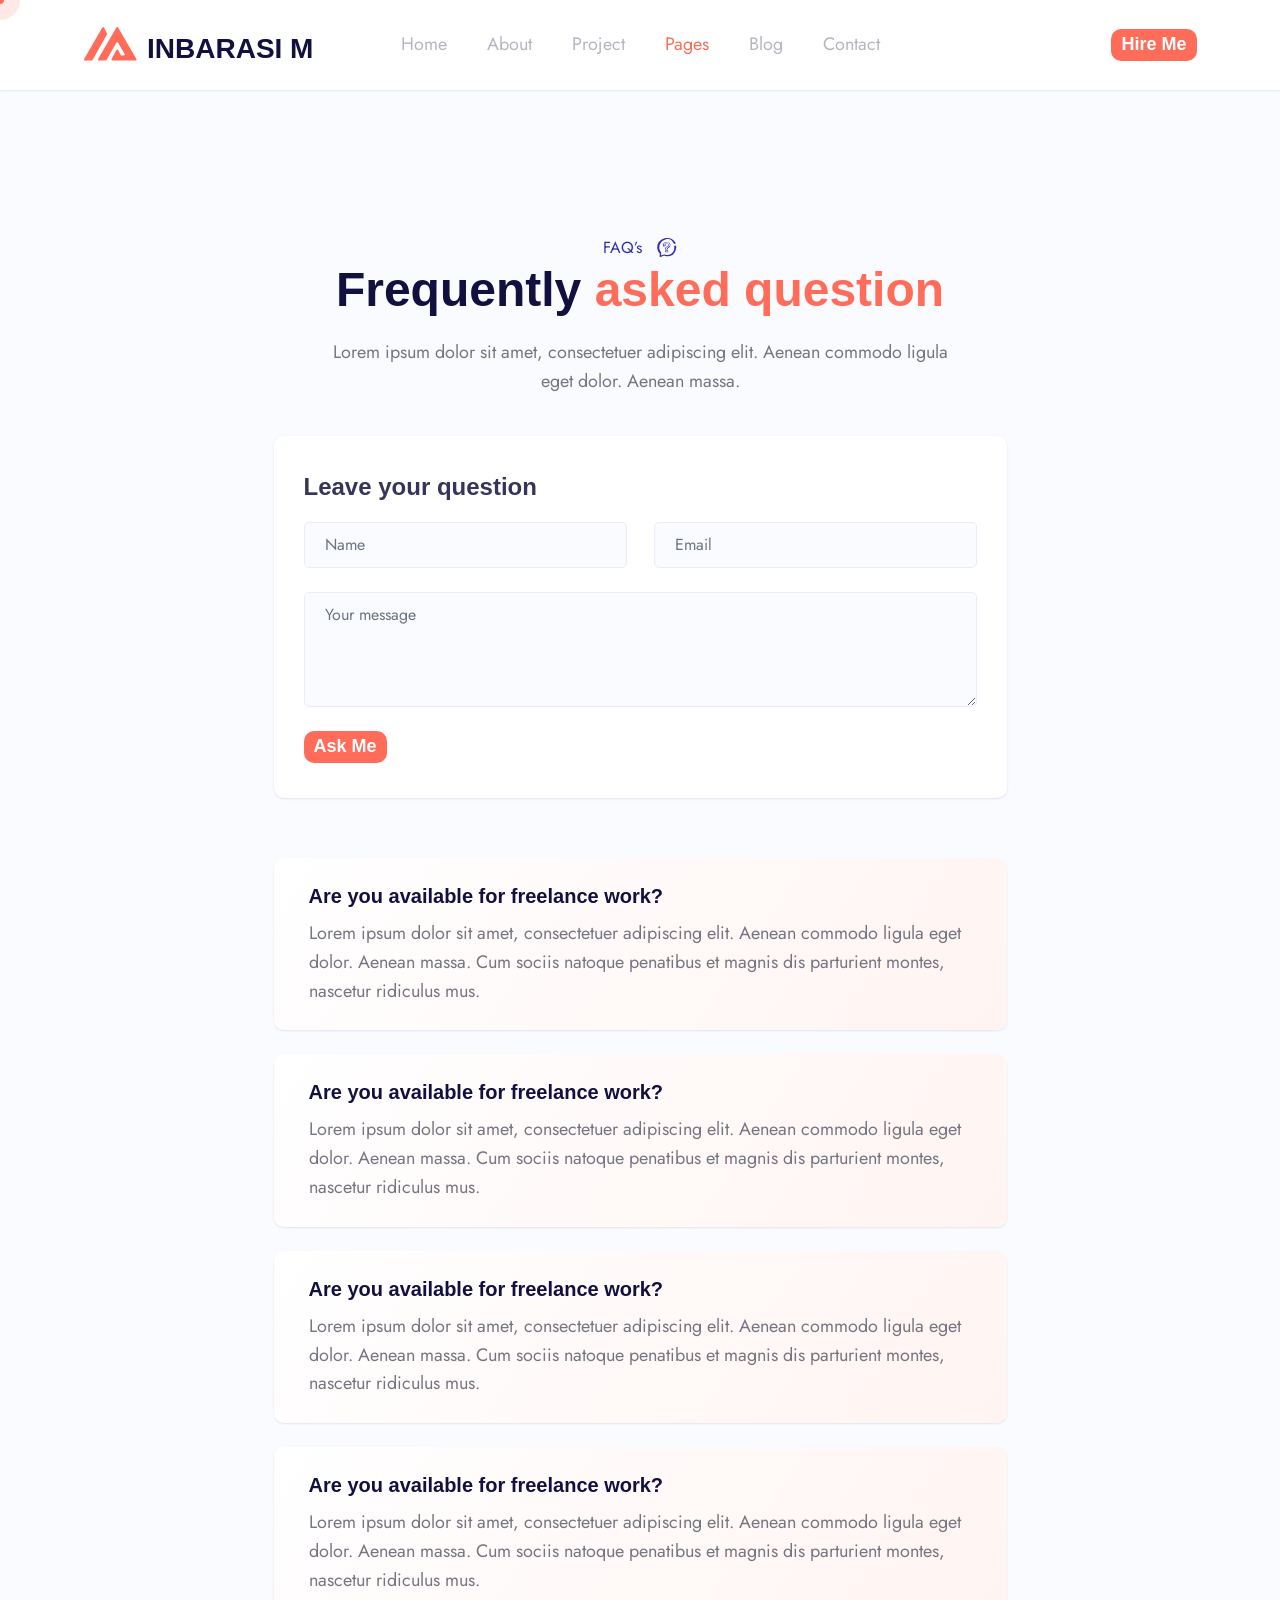
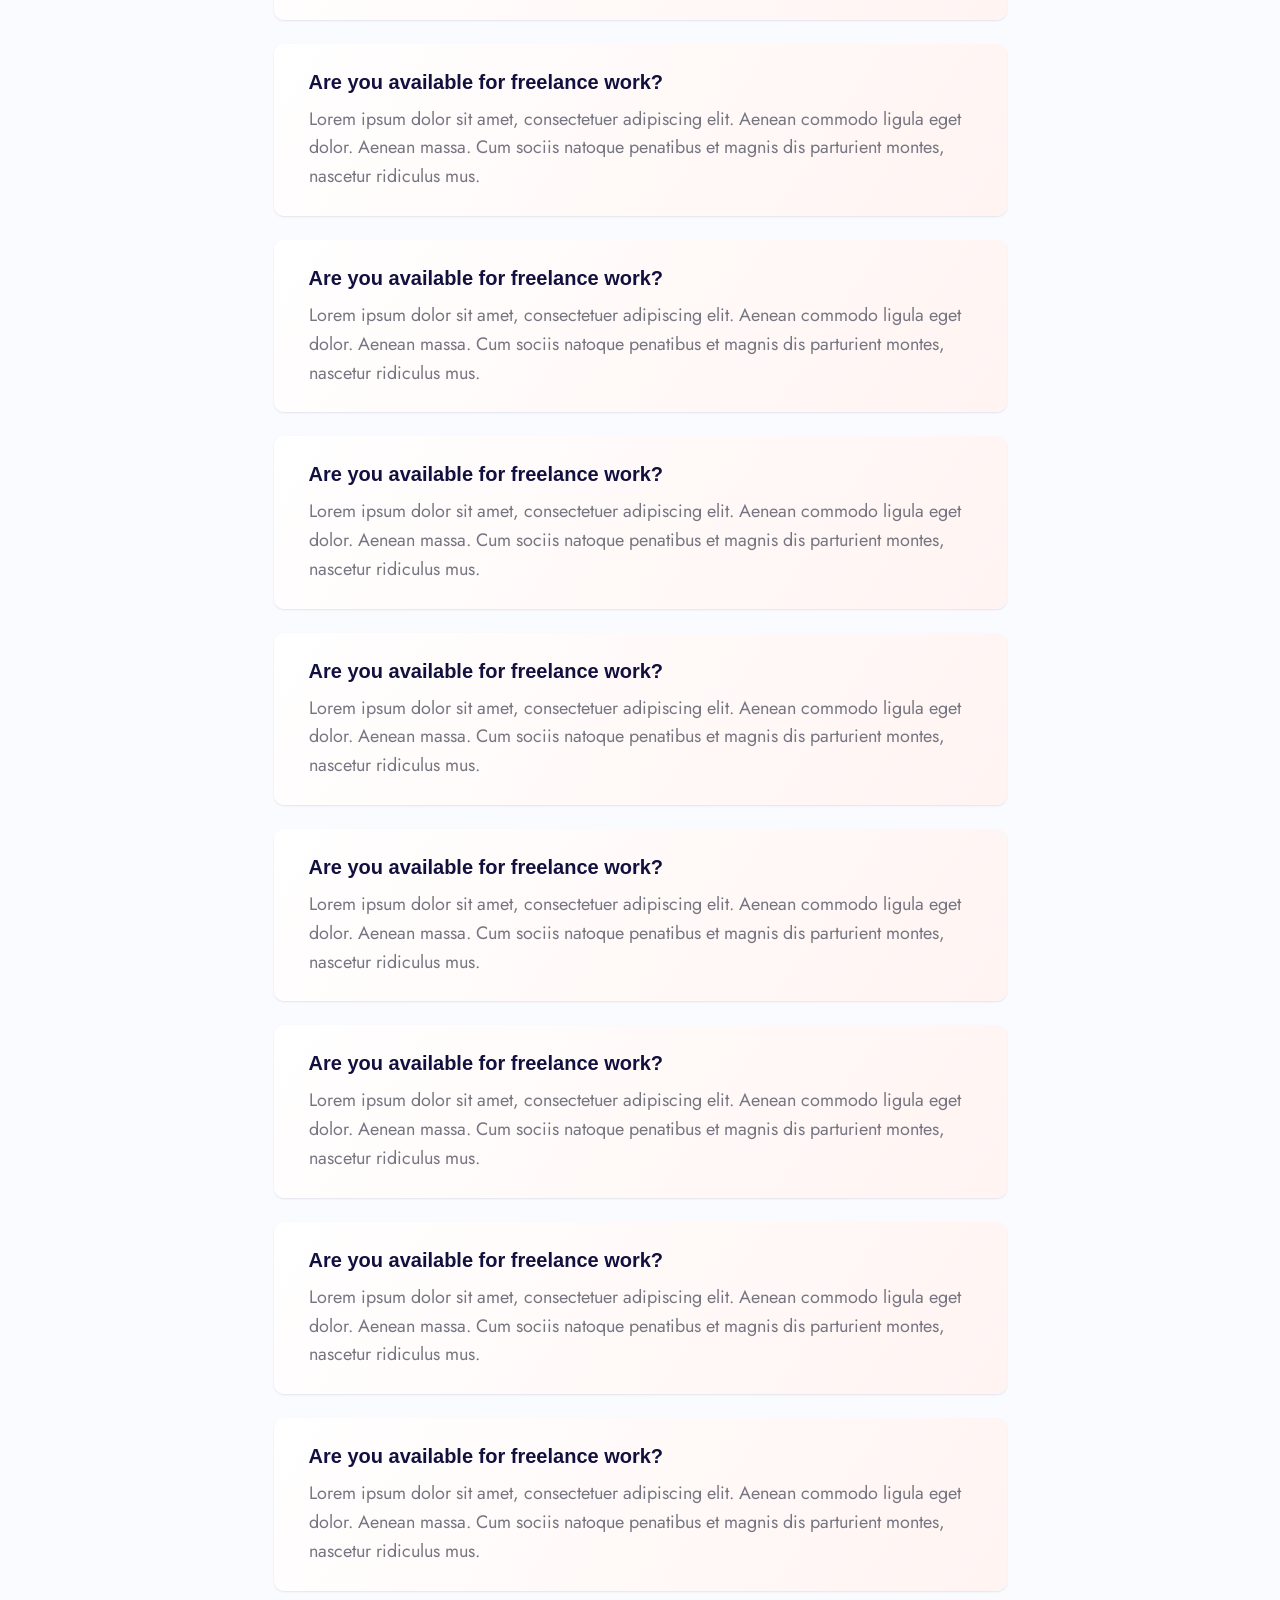
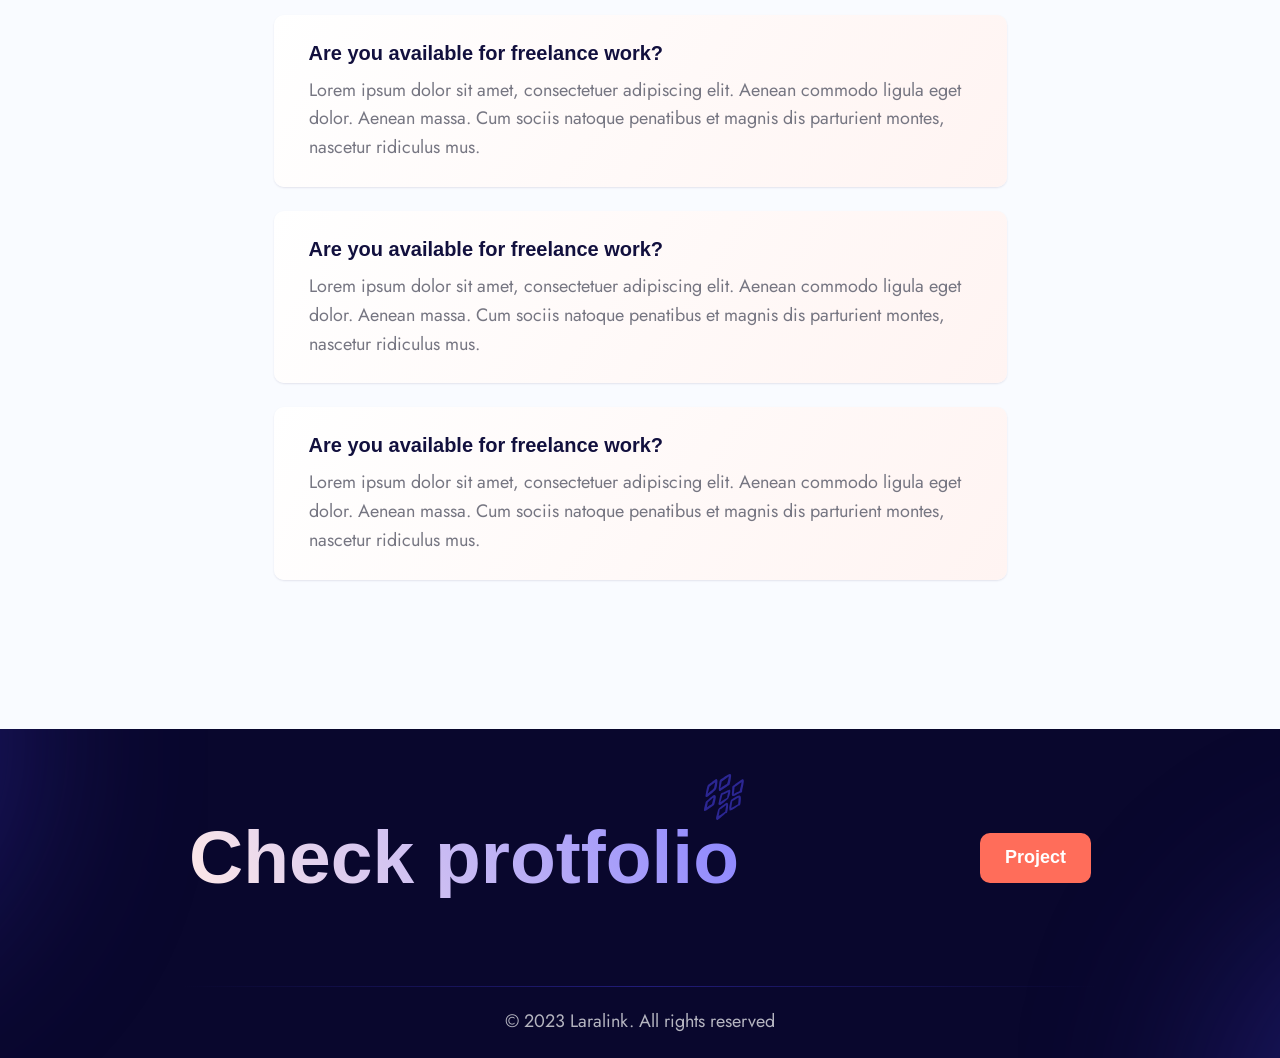
<file: faq.html>
<!DOCTYPE html>
<html class="no-js" lang="en">

<head>
  <!-- Meta Tags -->
  <meta charset="utf-8">
  <meta http-equiv="x-ua-compatible" content="ie=edge">
  <meta name="viewport" content="width=device-width, initial-scale=1">
  <meta name="author" content="Laralink">
  <!-- Favicon Icon -->
  <link rel="icon" href="assets/img/inba.jpeg">
  <!-- Site Title -->
  <title>Portm - FAQ</title>
  <link rel="stylesheet" href="assets/css/plugins/bootstrap.min.css">
  <link rel="stylesheet" href="assets/css/plugins/fontawesome.min.css">
  <link rel="stylesheet" href="assets/css/plugins/odometer-theme-default.css">
  <link rel="stylesheet" href="assets/css/plugins/select2.min.css">
  <link rel="stylesheet" href="assets/css/plugins/animate.css">
  <link rel="stylesheet" href="assets/css/style.css">
</head>

<body>
  <div class="cs_preloader cs_center">
    <div class="cs_preloader_in"></div>
  </div>

  <!-- Start Header Section -->
  <header class="cs_site_header cs_style_1 cs_color_1 cs_sticky_header">
    <div class="cs_main_header">
      <div class="container">
        <div class="cs_main_header_in">
          <div class="cs_main_header_left">
            <a class="cs_site_branding" href="index.html">
              <img src="assets/img/logo2.svg" alt="Logo">
            </a>
          </div>
          <div class="cs_main_header_center">
            <div class="cs_nav">
              <ul class="cs_nav_list">
                <li class="menu-item-has-children"><a href="index.html">Home</a>
                  <ul>
                    <li><a href="index.html">Designer Landing</a></li>
                    <li><a href="home-v2.html">Developer Landing</a></li>
                  </ul>
                </li>
                <li class="menu-item-has-children"><a href="about.html">About</a>
                  <ul>
                    <li><a href="about.html">Designer About</a></li>
                    <li><a href="about-v2.html">Developer About</a></li>
                  </ul>
                </li>
                <li class="menu-item-has-children"><a href="project.html">Project</a>
                  <ul>
                    <li><a href="project.html">Project</a></li>
                    <li><a href="project-details.html">Project Details</a></li>
                  </ul>
                </li>
                <li class="active menu-item-has-children"><a href="#">Pages</a>
                  <ul>
                    <li><a href="testimonial.html">Testimonial</a></li>
                    <li><a href="faq.html">FAQ</a></li>
                    <li><a href="404.html">Error 404</a></li>
                  </ul>
                </li>
                <li class="menu-item-has-children"><a href="blog.html">Blog</a>
                  <ul>
                    <li><a href="blog.html">Blog</a></li>
                    <li><a href="blog-details.html">Blog Details</a></li>
                  </ul>
                </li>
                <li> <a href="contact.html">Contact</a></li>
              </ul>
            </div>
          </div>
          <div class="cs_main_header_right">
            <a href="contact.html" class="cs_btn cs_style_1 cs_primary_font"><span>Hire Me</span></a>
          </div>
        </div>
      </div>
    </div>
  </header>
  <!-- End Header Section -->

  <!-- Main content inside start-->
  <main>
    <section>
      <div class="cs_height_90 cs_height_lg_90"></div>
      <div class="cs_height_145 cs_height_lg_65"></div>
      <div class="container">
        <div class="row">
          <div class="col-lg-8 offset-lg-2">
            <div class="cs_section_heading cs_style_1 text-center">
              <p class="cs_section_subtitle cs_center cs_accent_color_2 cs_font_16 wow fadeInUp"
                data-wow-duration="0.8s" data-wow-delay="0.2s">
                <span>FAQ’s</span>
                <svg width="20" height="19" viewBox="0 0 20 19" fill="none" xmlns="http://www.w3.org/2000/svg">
                  <path
                    d="M17.7546 7.74905C17.1131 8.09364 17.076 8.18291 17.2611 9.1908C17.878 12.5974 14.8553 18.2114 8.43958 16.6548C6.83568 16.2721 6.51483 16.2975 5.24406 17.012C3.93626 17.7393 3.94864 17.7393 4.12137 16.4889C4.33111 14.8941 4.30639 14.7027 3.76353 13.9499C1.12323 10.3392 2.0856 5.10801 5.82397 2.69659C10.7344 -0.480363 14.5961 1.01242 16.3481 4.66145C16.8416 5.69491 17.1871 5.86077 18.3098 5.63113C18.8157 5.52905 18.8157 5.2356 18.3098 4.38076C14.4482 -2.12626 4.72588 -0.799338 1.49338 4.53386C-0.357295 7.5832 -0.406626 11.6788 2.38172 14.9196C2.8629 15.4809 2.91224 16.0806 2.61613 17.6627C2.32002 19.2576 2.93693 19.3852 5.46618 18.2624L7.0454 17.5606L8.2175 17.8924C10.5863 18.5686 13.0539 18.2496 15.3857 16.9482C16.3605 16.4123 18.1001 14.3837 18.9391 11.2323C19.6423 8.54017 19.1365 7.02184 17.7546 7.74905Z"
                    fill="#342EAD" />
                  <path fill-rule="evenodd" clip-rule="evenodd"
                    d="M8.99893 4.04285C7.53821 4.24926 6.15685 5.20191 6.02454 7.13897C5.92927 8.58382 5.93986 8.5944 7.3265 8.3139C8.49614 8.07573 8.43262 8.13925 8.43262 7.25011C8.43262 6.49328 8.64432 6.06459 9.22121 5.76821C10.502 5.11723 11.4229 6.832 11.4229 7.37184C11.4229 7.96461 10.9995 8.27685 9.66577 8.6632C8.57552 8.98075 8.22623 9.43063 8.18386 10.5579C8.17328 10.8914 8.13627 11.156 8.09921 11.1983C7.93515 11.3994 8.50672 11.5847 9.11536 11.5318C10.9413 11.3677 10.9148 11.3836 10.8142 10.6955C10.7508 10.2669 10.7931 10.2033 11.2271 10.071C12.275 9.75345 12.873 9.15013 13.1906 8.09162C14.0215 5.36069 12.1956 3.59828 8.99893 4.04285ZM10.7084 4.36041C11.8992 4.53506 13.0107 6.07518 12.8042 7.27658C12.6137 8.38801 12.0103 9.07075 10.809 9.52059C10.2268 9.7376 10.0415 10.0128 10.0363 10.6585V11.0184C9.39059 11.0819 9.34822 11.0819 8.92482 11.1454C8.99893 9.58411 8.89307 9.42531 10.8249 8.74789C12.0369 8.32448 12.3015 7.31363 11.5129 6.13868C10.248 4.25455 6.99307 5.50358 7.61229 7.63647C7.63876 7.73701 7.65464 7.82701 7.64405 7.83759C7.62817 7.85344 6.94013 8.00693 6.88721 8.00693C6.88191 8.00693 6.84487 7.35596 6.81312 7.13367C6.53261 5.22308 8.55967 4.05344 10.7084 4.36041ZM8.69727 12.1351C7.74461 12.5691 7.70755 13.7334 8.63374 14.0669C10.4808 14.7337 12.1533 13.6382 11.1106 12.4474C10.8037 12.0875 9.2371 11.8864 8.69727 12.1351ZM10.0522 12.4527C10.4755 12.5162 10.846 12.8549 10.846 13.1724C10.846 13.7599 9.40648 14.051 8.88781 13.5694C8.63374 13.3312 8.54909 12.2251 10.0522 12.4527Z"
                    fill="#342EAD" />
                </svg>
              </p>
              <h2 class="cs_section_title cs_font_48 cs_semi_bold">Frequently <span class="cs_accent_color">asked
                  question</span>
              </h2>
              <div class="cs_height_20 cs_height_lg_20"></div>
              <p class="m-0">Lorem ipsum dolor sit amet, consectetuer adipiscing elit. Aenean commodo ligula<br> eget
                dolor. Aenean massa. </p>
              <div class="cs_height_40 cs_height_lg_40"></div>
            </div>
            <div class="cs_form cs_style_1 cs_white_bg cs_radius_10">
              <form action="post">
                <h4 class="cs_form_title cs_font_24 cs_semi_bold">Leave your question</h4>
                <div class="row">
                  <div class="col-lg-6">
                    <input class="form-control" type="text" placeholder="Name" required>
                  </div>
                  <div class="col-lg-6">
                    <input class="form-control" type="text" placeholder="Email" required>
                  </div>
                  <div class="col-lg-12">
                    <textarea class="form-control" placeholder="Your message" required></textarea>
                  </div>
                </div>
                <button type="submit" class="cs_btn cs_style_1 cs_primary_font"><span>Ask Me</span></button>
              </form>
            </div>
            <div class="cs_faq_wrap">
              <div class="cs_faq cs_style_1 cs_radius_10">
                <h4 class="cs_faq_title cs_semi_bold cs_font_20">Are you available for freelance work?</h4>
                <p class="cs_faq_text m-0">Lorem ipsum dolor sit amet, consectetuer adipiscing elit. Aenean commodo
                  ligula eget dolor. Aenean massa. Cum sociis natoque penatibus et magnis dis parturient montes,
                  nascetur ridiculus mus.</p>
              </div>
              <div class="cs_faq cs_style_1 cs_radius_10">
                <h4 class="cs_faq_title cs_semi_bold cs_font_20">Are you available for freelance work?</h4>
                <p class="cs_faq_text m-0">Lorem ipsum dolor sit amet, consectetuer adipiscing elit. Aenean commodo
                  ligula eget dolor. Aenean massa. Cum sociis natoque penatibus et magnis dis parturient montes,
                  nascetur ridiculus mus.</p>
              </div>
              <div class="cs_faq cs_style_1 cs_radius_10">
                <h4 class="cs_faq_title cs_semi_bold cs_font_20">Are you available for freelance work?</h4>
                <p class="cs_faq_text m-0">Lorem ipsum dolor sit amet, consectetuer adipiscing elit. Aenean commodo
                  ligula eget dolor. Aenean massa. Cum sociis natoque penatibus et magnis dis parturient montes,
                  nascetur ridiculus mus.</p>
              </div>
              <div class="cs_faq cs_style_1 cs_radius_10">
                <h4 class="cs_faq_title cs_semi_bold cs_font_20">Are you available for freelance work?</h4>
                <p class="cs_faq_text m-0">Lorem ipsum dolor sit amet, consectetuer adipiscing elit. Aenean commodo
                  ligula eget dolor. Aenean massa. Cum sociis natoque penatibus et magnis dis parturient montes,
                  nascetur ridiculus mus.</p>
              </div>
              <div class="cs_faq cs_style_1 cs_radius_10">
                <h4 class="cs_faq_title cs_semi_bold cs_font_20">Are you available for freelance work?</h4>
                <p class="cs_faq_text m-0">Lorem ipsum dolor sit amet, consectetuer adipiscing elit. Aenean commodo
                  ligula eget dolor. Aenean massa. Cum sociis natoque penatibus et magnis dis parturient montes,
                  nascetur ridiculus mus.</p>
              </div>
              <div class="cs_faq cs_style_1 cs_radius_10">
                <h4 class="cs_faq_title cs_semi_bold cs_font_20">Are you available for freelance work?</h4>
                <p class="cs_faq_text m-0">Lorem ipsum dolor sit amet, consectetuer adipiscing elit. Aenean commodo
                  ligula eget dolor. Aenean massa. Cum sociis natoque penatibus et magnis dis parturient montes,
                  nascetur ridiculus mus.</p>
              </div>
              <div class="cs_faq cs_style_1 cs_radius_10">
                <h4 class="cs_faq_title cs_semi_bold cs_font_20">Are you available for freelance work?</h4>
                <p class="cs_faq_text m-0">Lorem ipsum dolor sit amet, consectetuer adipiscing elit. Aenean commodo
                  ligula eget dolor. Aenean massa. Cum sociis natoque penatibus et magnis dis parturient montes,
                  nascetur ridiculus mus.</p>
              </div>
              <div class="cs_faq cs_style_1 cs_radius_10">
                <h4 class="cs_faq_title cs_semi_bold cs_font_20">Are you available for freelance work?</h4>
                <p class="cs_faq_text m-0">Lorem ipsum dolor sit amet, consectetuer adipiscing elit. Aenean commodo
                  ligula eget dolor. Aenean massa. Cum sociis natoque penatibus et magnis dis parturient montes,
                  nascetur ridiculus mus.</p>
              </div>
              <div class="cs_faq cs_style_1 cs_radius_10">
                <h4 class="cs_faq_title cs_semi_bold cs_font_20">Are you available for freelance work?</h4>
                <p class="cs_faq_text m-0">Lorem ipsum dolor sit amet, consectetuer adipiscing elit. Aenean commodo
                  ligula eget dolor. Aenean massa. Cum sociis natoque penatibus et magnis dis parturient montes,
                  nascetur ridiculus mus.</p>
              </div>
              <div class="cs_faq cs_style_1 cs_radius_10">
                <h4 class="cs_faq_title cs_semi_bold cs_font_20">Are you available for freelance work?</h4>
                <p class="cs_faq_text m-0">Lorem ipsum dolor sit amet, consectetuer adipiscing elit. Aenean commodo
                  ligula eget dolor. Aenean massa. Cum sociis natoque penatibus et magnis dis parturient montes,
                  nascetur ridiculus mus.</p>
              </div>
              <div class="cs_faq cs_style_1 cs_radius_10">
                <h4 class="cs_faq_title cs_semi_bold cs_font_20">Are you available for freelance work?</h4>
                <p class="cs_faq_text m-0">Lorem ipsum dolor sit amet, consectetuer adipiscing elit. Aenean commodo
                  ligula eget dolor. Aenean massa. Cum sociis natoque penatibus et magnis dis parturient montes,
                  nascetur ridiculus mus.</p>
              </div>
              <div class="cs_faq cs_style_1 cs_radius_10">
                <h4 class="cs_faq_title cs_semi_bold cs_font_20">Are you available for freelance work?</h4>
                <p class="cs_faq_text m-0">Lorem ipsum dolor sit amet, consectetuer adipiscing elit. Aenean commodo
                  ligula eget dolor. Aenean massa. Cum sociis natoque penatibus et magnis dis parturient montes,
                  nascetur ridiculus mus.</p>
              </div>
              <div class="cs_faq cs_style_1 cs_radius_10">
                <h4 class="cs_faq_title cs_semi_bold cs_font_20">Are you available for freelance work?</h4>
                <p class="cs_faq_text m-0">Lorem ipsum dolor sit amet, consectetuer adipiscing elit. Aenean commodo
                  ligula eget dolor. Aenean massa. Cum sociis natoque penatibus et magnis dis parturient montes,
                  nascetur ridiculus mus.</p>
              </div>
              <div class="cs_faq cs_style_1 cs_radius_10">
                <h4 class="cs_faq_title cs_semi_bold cs_font_20">Are you available for freelance work?</h4>
                <p class="cs_faq_text m-0">Lorem ipsum dolor sit amet, consectetuer adipiscing elit. Aenean commodo
                  ligula eget dolor. Aenean massa. Cum sociis natoque penatibus et magnis dis parturient montes,
                  nascetur ridiculus mus.</p>
              </div>
              <div class="cs_faq cs_style_1 cs_radius_10">
                <h4 class="cs_faq_title cs_semi_bold cs_font_20">Are you available for freelance work?</h4>
                <p class="cs_faq_text m-0">Lorem ipsum dolor sit amet, consectetuer adipiscing elit. Aenean commodo
                  ligula eget dolor. Aenean massa. Cum sociis natoque penatibus et magnis dis parturient montes,
                  nascetur ridiculus mus.</p>
              </div>
            </div>
          </div>
        </div>
      </div>
      <div class="cs_height_125 cs_height_lg_55"></div>
    </section>
  </main>
  <!-- Main content inside end-->

  <!-- Start Footer -->
  <footer class="cs_footer cs_style_1 cs_filled_bg position-relative" data-src="assets/img/bg/footer_bg.svg">
    <div class="position-absolute cs_footer_shape_1">
      <img src="assets/img/footer_shape.svg" alt="">
    </div>
    <div class="container">
      <div class="cs_footer_cta">
        <h2 class="cs_font_92 cs_gradient_text_2 cs_semi_bold">Check protfolio</h2>
        <a href="project.html" class="cs_btn cs_style_1 cs_primary_font"><span>Project</span></a>
      </div>
      <div class="cs_copyright">© 2023 <a href="#">Laralink</a>. All rights reserved</div>
    </div>
  </footer>
  <!-- End Footer -->

  <!-- Script -->
  <script src="assets/js/plugins/jquery-3.6.0.min.js"></script>
  <script src="assets/js/plugins/gsap.min.js"></script>
  <script src="assets/js/plugins/isotope.pkg.min.js"></script>
  <script src="assets/js/plugins/odometer.min.js"></script>
  <script src="assets/js/plugins/wow.min.js"></script>
  <script src="assets/js/main.js"></script>
</body>

</html>
</file>
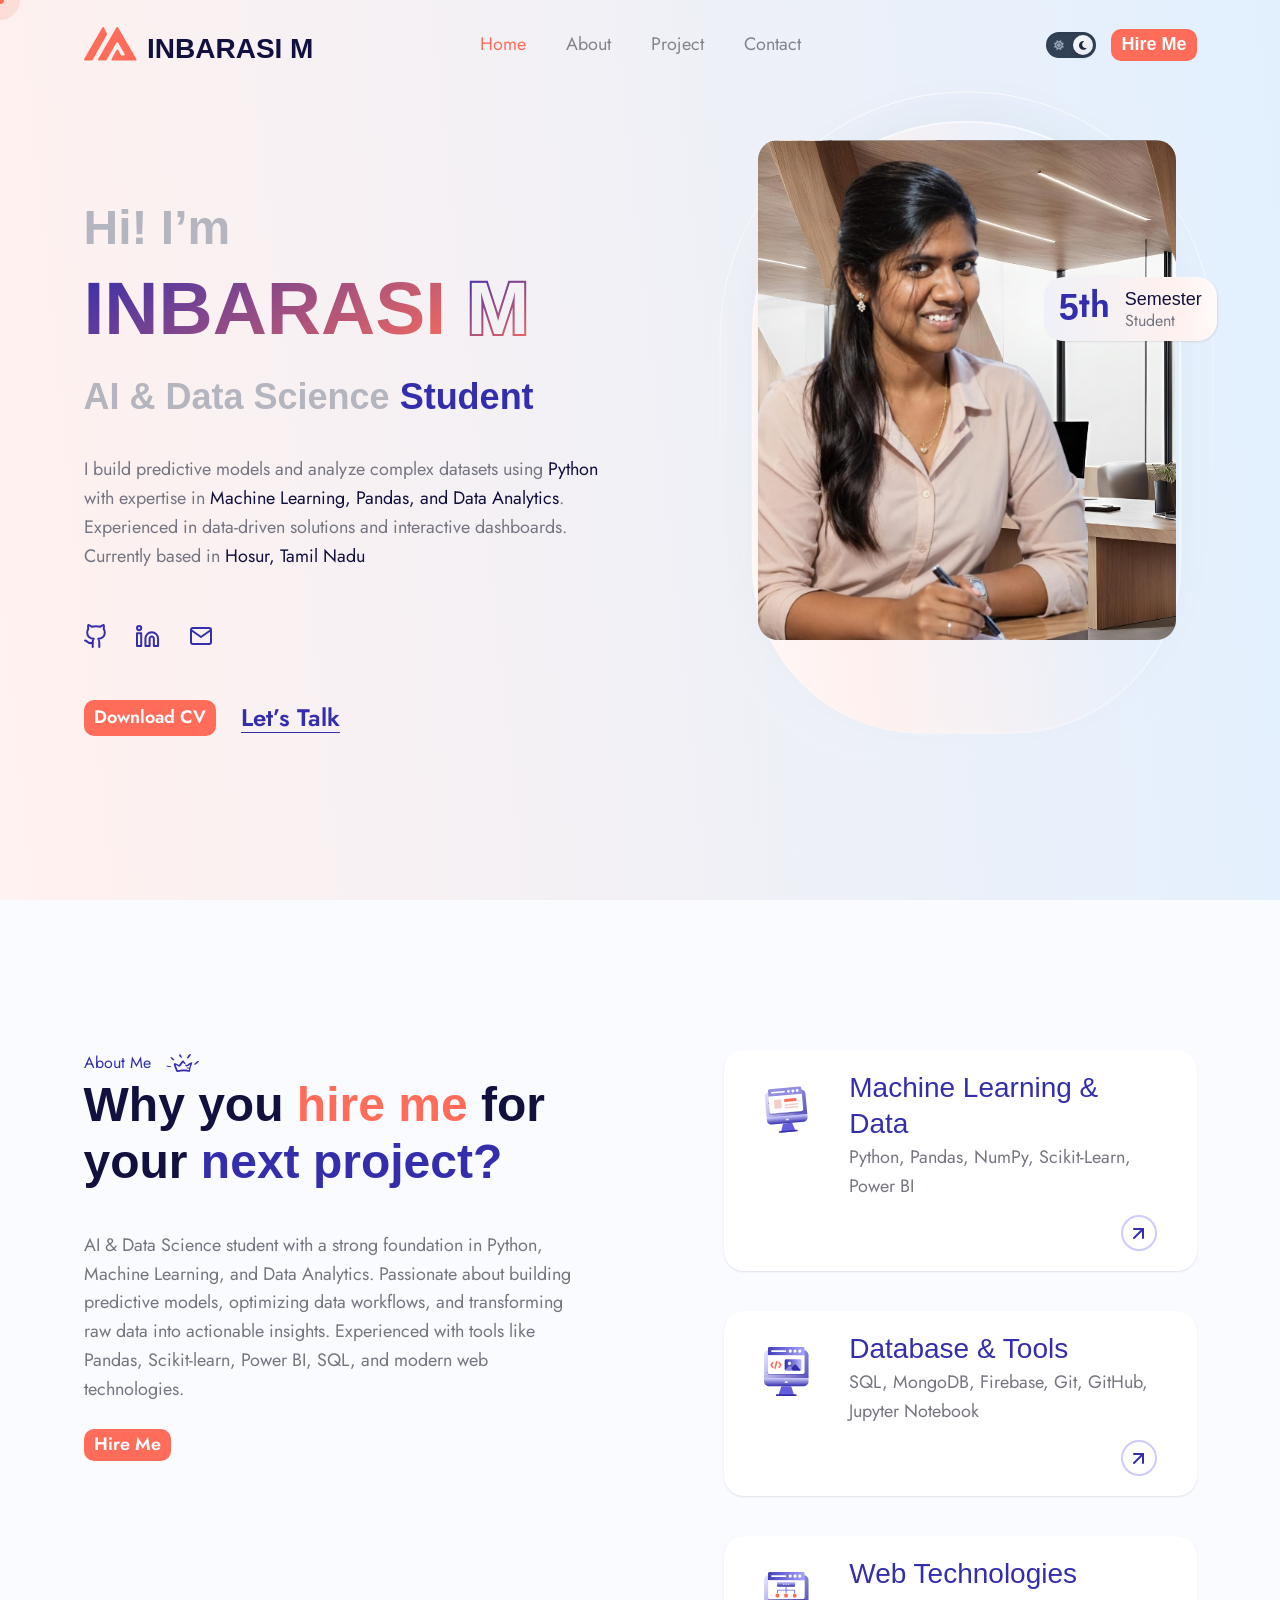
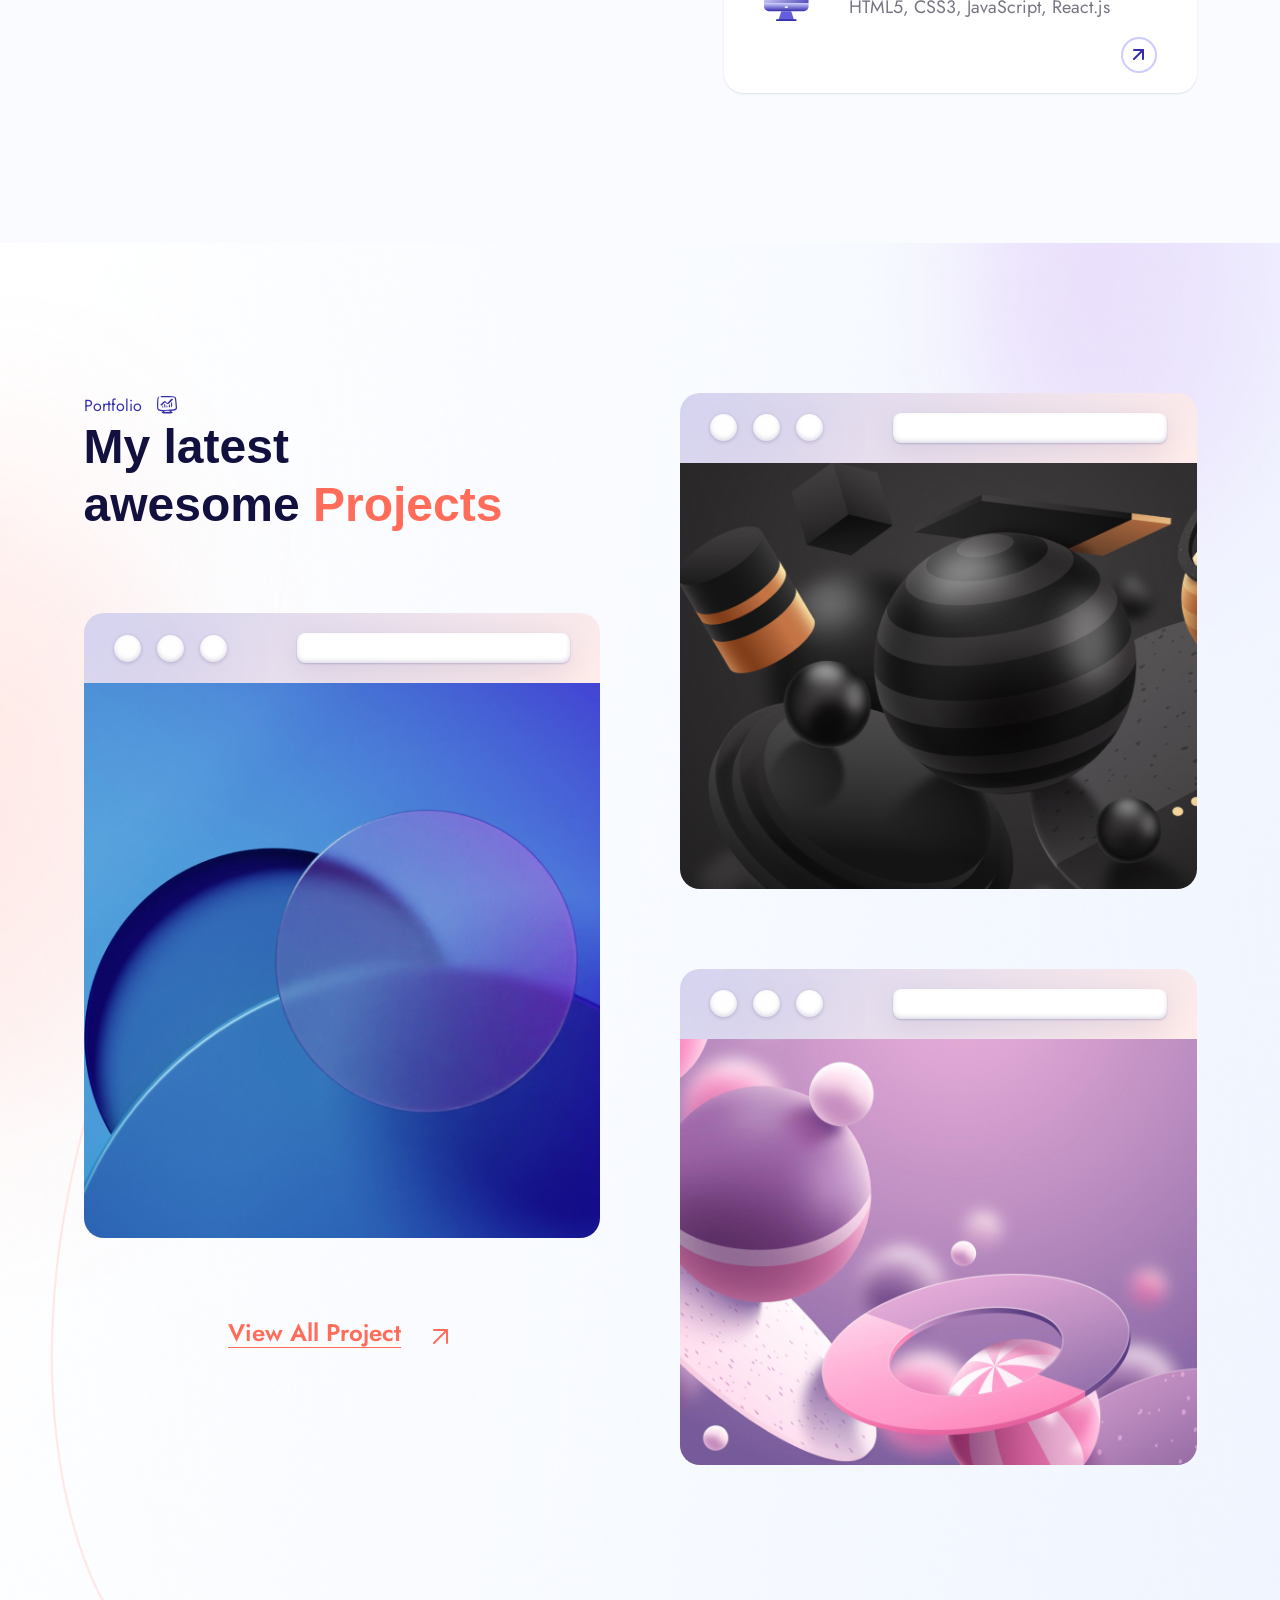
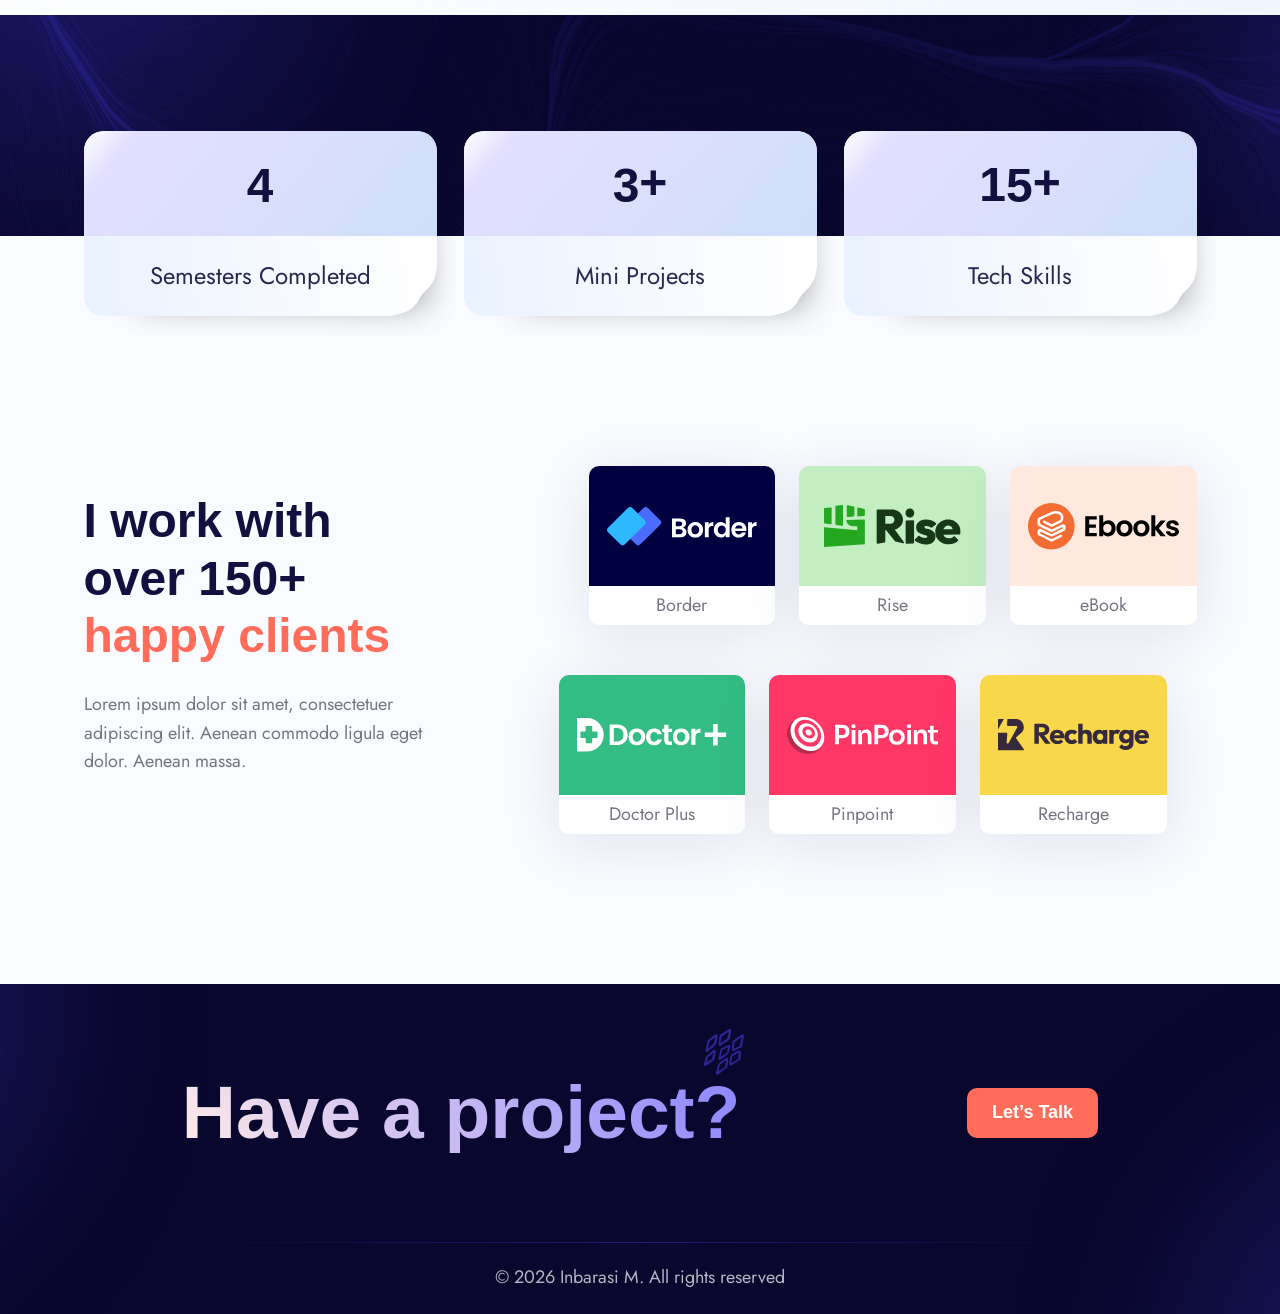
<file: home-v2.html>
<!DOCTYPE html>
<html class="no-js" lang="en">

<head>
  <!-- Meta Tags -->
  <meta charset="utf-8">
  <meta http-equiv="x-ua-compatible" content="ie=edge">
  <meta name="viewport" content="width=device-width, initial-scale=1">
  <meta name="author" content="Laralink">
  <!-- Favicon Icon -->
  <link rel="icon" href="assets/img/inba.jpeg">
  <!-- Site Title -->
  <title>INBARASI M - AI & Data Science Student</title>
  <link rel="stylesheet" href="assets/css/plugins/bootstrap.min.css">
  <link rel="stylesheet" href="assets/css/plugins/fontawesome.min.css">
  <link rel="stylesheet" href="assets/css/plugins/odometer-theme-default.css">
  <link rel="stylesheet" href="assets/css/plugins/select2.min.css">
  <link rel="stylesheet" href="assets/css/plugins/animate.css">
  <link rel="stylesheet" href="assets/css/style.css">
</head>

<body>
  <div class="cs_preloader cs_center">
    <div class="cs_preloader_in"></div>
  </div>

  <!-- Start Header Section -->
  <header class="cs_site_header cs_style_1 cs_sticky_header cs_color_2">
    <div class="cs_main_header">
      <div class="container">
        <div class="cs_main_header_in">
          <div class="cs_main_header_left">
            <a class="cs_site_branding" href="home-v2.html">
              <img src="assets/img/logo2.svg" alt="Logo">
            </a>
          </div>
          <div class="cs_main_header_center">
            <div class="cs_nav">
              <ul class="cs_nav_list">
                <li class="active menu-item-has-children"><a href="index.html">Home</a>
                  <!-- <ul>
                    <li><a href="index.html">Designer Landing</a></li>
                    <li><a href="home-v2.html">Developer Landing</a></li>
                  </ul> -->
                </li>
                <li class="menu-item-has-children"><a href="about.html">About</a>
                  <!-- <ul>
                    <li><a href="about.html">Designer About</a></li>
                    <li><a href="about-v2.html">Developer About</a></li>
                  </ul> -->
                </li>
                <li class="menu-item-has-children"><a href="project.html">Project</a>
                  <!-- <ul>
                    <li><a href="project.html">Project</a></li>
                    <li><a href="project-details.html">Project Details</a></li>
                  </ul> -->
                </li>
                <!-- <li class="menu-item-has-children"><a href="#">Pages</a>
                  <ul>
                    <li><a href="testimonial.html">Testimonial</a></li>
                    <li><a href="faq.html">FAQ</a></li>
                    <li><a href="404.html">Error 404</a></li>
                  </ul>
                </li>
                <li class="menu-item-has-children"><a href="blog.html">Blog</a>
                  <ul>
                    <li><a href="blog.html">Blog</a></li>
                    <li><a href="blog-details.html">Blog Details</a></li>
                  </ul>
                </li> -->
                <li> <a href="contact.html">Contact</a></li>
              </ul>
            </div>
          </div>
          <div class="cs_main_header_right">
            <a href="index.html" class="cs_theme_toggle cs_light_page" title="Switch to Dark Theme">
              <div class="cs_toggle_thumb"></div>
              <i class="fas fa-sun"></i>
              <i class="fas fa-moon"></i>
            </a>
            <a href="contact.html" class="cs_btn cs_style_1 cs_primary_font"><span>Hire Me</span></a>
          </div>
        </div>
      </div>
    </div>
  </header>
  <!-- End Header Section -->

  <!-- Main content inside start-->
  <main>
    <!-- Start Hero Section -->
    <section class="cs_hero cs_style_2 cs_filled_bg" data-src="assets/img/bg/hero_bg_2.svg">
      <div class="container">
        <div class="row align-items-center">
          <div class="col-lg-6">
            <div class="cs_hero_info cs_pr_20">
              <h4 class="cs_hero_meta cs_font_48 cs_white_blue_text_2 cs_semi_bold cs_primary_font mb-0">Hi! I’m<br>
              </h4>
              <h1 class="cs_hero_title cs_font_92 cs_black wow fadeInLeft" data-wow-duration="0.8s"
                data-wow-delay="0.2s"><span class="cs_gradient_text">INBARASI </span><span
                  class="cs_gradient_border_text">M</span></h1>
              <h4 class="cs_hero_subtitle cs_font_36 cs_semi_bold cs_primary_font cs_white_blue_text_2">AI & Data
                Science
                <span class="cs_accent_color_2">Student</span>
              </h4>
              <p class="cs_hero_text">I build predictive models and analyze complex datasets using <span
                  class="cs_primary_color">Python
                </span> with expertise in <span class="cs_primary_color">Machine Learning, Pandas, and Data
                  Analytics</span>.
                Experienced in data-driven solutions and interactive dashboards. Currently based in <span
                  class="cs_primary_color">Hosur, Tamil Nadu</span></p>
              <div class="cs_social_btns d-flex">
                <!-- <a class="cs_accent_color_2" href="#">
                  <svg width="13" height="22" viewBox="0 0 13 22" fill="none" xmlns="http://www.w3.org/2000/svg">
                    <path
                      d="M12 1H9C7.67392 1 6.40215 1.52678 5.46447 2.46447C4.52678 3.40215 4 4.67392 4 6V9H1V13H4V21H8V13H11L12 9H8V6C8 5.73478 8.10536 5.48043 8.29289 5.29289C8.48043 5.10536 8.73478 5 9 5H12V1Z"
                      stroke="currentColor" stroke-width="2" stroke-linecap="round" stroke-linejoin="round" />
                  </svg>
                </a> -->
                <a class="cs_accent_color_2" href="https://github.com/inbakesav" target="_blank">
                  <svg width="22" height="24" viewBox="0 0 22 24" fill="none" xmlns="http://www.w3.org/2000/svg">
                    <path
                      d="M15.3002 23V18.6C15.4532 17.222 15.0581 15.8391 14.2002 14.75C17.5002 14.75 20.8002 12.55 20.8002 8.7C20.8882 7.325 20.5032 5.972 19.7002 4.85C20.0082 3.585 20.0082 2.265 19.7002 1C19.7002 1 18.6002 1 16.4002 2.65C13.4962 2.1 10.5042 2.1 7.60016 2.65C5.40016 1 4.30016 1 4.30016 1C3.97016 2.265 3.97016 3.585 4.30016 4.85C3.49922 5.96747 3.11048 7.32807 3.20016 8.7C3.20016 12.55 6.50016 14.75 9.80016 14.75C9.37116 15.289 9.05216 15.905 8.86516 16.565C8.67816 17.225 8.62316 17.918 8.70016 18.6V23"
                      stroke="currentColor" stroke-width="2" stroke-linecap="round" stroke-linejoin="round" />
                    <path d="M8.7 18.5999C3.739 20.7999 3.2 16.3999 1 16.3999" stroke="currentColor" stroke-width="2"
                      stroke-linecap="round" stroke-linejoin="round" />
                  </svg>
                </a>
                <!-- <a class="cs_accent_color_2" href="#">
                  <svg width="22" height="22" viewBox="0 0 22 22" fill="none" xmlns="http://www.w3.org/2000/svg">
                    <path
                      d="M13.5 9C12.67 9 12 8.33 12 7.5V2.5C12 1.67 12.67 1 13.5 1C14.33 1 15 1.67 15 2.5V7.5C15 8.33 14.33 9 13.5 9Z"
                      stroke="currentColor" stroke-width="2" stroke-linecap="round" stroke-linejoin="round" />
                    <path d="M19.5 9H18V7.5C18 6.67 18.67 6 19.5 6C20.33 6 21 6.67 21 7.5C21 8.33 20.33 9 19.5 9Z"
                      stroke="currentColor" stroke-width="2" stroke-linecap="round" stroke-linejoin="round" />
                    <path
                      d="M8.5 13C9.33 13 10 13.67 10 14.5V19.5C10 20.33 9.33 21 8.5 21C7.67 21 7 20.33 7 19.5V14.5C7 13.67 7.67 13 8.5 13Z"
                      stroke="currentColor" stroke-width="2" stroke-linecap="round" stroke-linejoin="round" />
                    <path d="M2.5 13H4V14.5C4 15.33 3.33 16 2.5 16C1.67 16 1 15.33 1 14.5C1 13.67 1.67 13 2.5 13Z"
                      stroke="currentColor" stroke-width="2" stroke-linecap="round" stroke-linejoin="round" />
                    <path
                      d="M13 13.5C13 12.67 13.67 12 14.5 12H19.5C20.33 12 21 12.67 21 13.5C21 14.33 20.33 15 19.5 15H14.5C13.67 15 13 14.33 13 13.5Z"
                      stroke="currentColor" stroke-width="2" stroke-linecap="round" stroke-linejoin="round" />
                    <path
                      d="M14.5 18H13V19.5C13 20.33 13.67 21 14.5 21C15.33 21 16 20.33 16 19.5C16 18.67 15.33 18 14.5 18Z"
                      stroke="currentColor" stroke-width="2" stroke-linecap="round" stroke-linejoin="round" />
                    <path
                      d="M9 8.5C9 7.67 8.33 7 7.5 7H2.5C1.67 7 1 7.67 1 8.5C1 9.33 1.67 10 2.5 10H7.5C8.33 10 9 9.33 9 8.5Z"
                      stroke="currentColor" stroke-width="2" stroke-linecap="round" stroke-linejoin="round" />
                    <path d="M7.5 4H9V2.5C9 1.67 8.33 1 7.5 1C6.67 1 6 1.67 6 2.5C6 3.33 6.67 4 7.5 4Z"
                      stroke="currentColor" stroke-width="2" stroke-linecap="round" stroke-linejoin="round" />
                  </svg>

                </a> -->
                <a class="cs_accent_color_2" href="https://www.linkedin.com/in/inbarasi-m-401b74333/" target="_blank">
                  <svg width="24" height="22" viewBox="0 0 24 22" fill="none" xmlns="http://www.w3.org/2000/svg">
                    <path
                      d="M15.7367 7.3158C17.4117 7.3158 19.0182 7.98121 20.2026 9.16565C21.3871 10.3501 22.0525 11.9565 22.0525 13.6316V21H17.842V13.6316C17.842 13.0732 17.6201 12.5378 17.2253 12.1429C16.8305 11.7481 16.295 11.5263 15.7367 11.5263C15.1783 11.5263 14.6429 11.7481 14.248 12.1429C13.8532 12.5378 13.6314 13.0732 13.6314 13.6316V21H9.4209V13.6316C9.4209 11.9565 10.0863 10.3501 11.2708 9.16565C12.4552 7.98121 14.0616 7.3158 15.7367 7.3158Z"
                      stroke="currentColor" stroke-width="2" stroke-linecap="round" stroke-linejoin="round" />
                    <path d="M5.21053 8.36841H1V21H5.21053V8.36841Z" stroke="currentColor" stroke-width="2"
                      stroke-linecap="round" stroke-linejoin="round" />
                    <path
                      d="M3.10526 5.21053C4.26797 5.21053 5.21053 4.26797 5.21053 3.10526C5.21053 1.94256 4.26797 1 3.10526 1C1.94256 1 1 1.94256 1 3.10526C1 4.26797 1.94256 5.21053 3.10526 5.21053Z"
                      stroke="currentColor" stroke-width="2" stroke-linecap="round" stroke-linejoin="round" />
                  </svg>
                </a>
                <a class="cs_accent_color_2" href="mailto:inbakesav@gmail.com">
                  <svg width="22" height="18" viewBox="0 0 22 18" fill="none" xmlns="http://www.w3.org/2000/svg">
                    <path
                      d="M3 1H19C20.1 1 21 1.9 21 3V15C21 16.1 20.1 17 19 17H3C1.9 17 1 16.1 1 15V3C1 1.9 1.9 1 3 1Z"
                      stroke="currentColor" stroke-width="2" stroke-linecap="round" stroke-linejoin="round" />
                    <path d="M21 3L11 10L1 3" stroke="currentColor" stroke-width="2" stroke-linecap="round"
                      stroke-linejoin="round" />
                  </svg>

                </a>
                <!-- <a class="cs_accent_color_2" href="#">
                  <svg width="25" height="18" viewBox="0 0 25 18" fill="none" xmlns="http://www.w3.org/2000/svg">
                    <path
                      d="M12.4286 17C9.8 17 5.11429 16.7714 3.17143 16.3143C2.37143 16.0857 1.8 15.5143 1.57143 14.7143C1.22857 13.4571 1 10.8286 1 9C1 7.17143 1.22857 4.54286 1.57143 3.28571C1.8 2.48571 2.37143 1.91429 3.17143 1.68571C5.11429 1.22857 9.8 1 12.4286 1C15.0571 1 19.7429 1.22857 21.6857 1.68571C22.4857 1.91429 23.0571 2.48571 23.2857 3.28571C23.6286 4.54286 23.8571 7.17143 23.8571 9C23.8571 10.8286 23.6286 13.4571 23.2857 14.7143C23.0571 15.5143 22.4857 16.0857 21.6857 16.3143C19.7429 16.7714 15.0571 17 12.4286 17Z"
                      stroke="currentColor" stroke-width="2" stroke-linecap="round" stroke-linejoin="round" />
                    <path d="M10.1426 12.4287L15.8569 9.0001L10.1426 5.57153V12.4287Z" stroke="currentColor"
                      stroke-width="2" stroke-linecap="round" stroke-linejoin="round" />
                  </svg>
                </a> -->
              </div>
              <div class="cs_btns">
                <a href="INBARASI M.pdf" target="_blank" class="cs_btn cs_style_1" download><span>Download CV</span></a>
                <a class="cs_font_24 cs_accent_color_2 cs_accent_color_2_hover cs_text_btn cs_type_2 cs_semi_bold"
                  href="contact.html">Let’s Talk</a>
              </div>
            </div>
          </div>
          <div class="col-lg-6">
            <div class="cs_hero_image_box cs_filled_bg" data-src="assets/img/bg/hero_bg_3.svg">
              <div class="cs_imagebox_img w-100"><img src="assets/img/inba.jpeg" alt="INBARASI M"
                  style="border-radius: 20px; max-height: 500px; object-fit: cover;"></div>
              <div
                class="cs_happy_client position-absolute cs_white_bg d-flex align-items-center cs_radius_20 cs_gap_15">
                <div class="cs_font_36 cs_semi_bold cs_accent_color_2"><span class="odometer"
                    data-count-to="5"></span><span>th</span></div>
                <div>
                  <h5 class="mb-0 cs_normal">Semester</h5>
                  <p class="mb-0 cs_font_16">Student</p>
                </div>
              </div>
            </div>
          </div>
        </div>
      </div>
    </section>
    <!-- Start Hero Section -->

    <!-- Start About Section -->
    <section class="position-relative">
      <div class="position-absolute cs_about_shape_3">
        <img src="assets/img/about_shape_2.svg" alt="">
      </div>
      <div class="cs_height_150 cs_height_lg_80"></div>
      <div class="container">
        <div class="row">
          <div class="col-lg-6">
            <div class="cs_pr_50">
              <div class="cs_section_heading cs_style_1">
                <p class="cs_section_subtitle cs_accent_color_2 cs_font_16 wow fadeInLeft" data-wow-duration="0.8s"
                  data-wow-delay="0.2s">
                  <span>About Me</span>
                  <svg width="34" height="18" viewBox="0 0 34 18" fill="none" xmlns="http://www.w3.org/2000/svg">
                    <path fill-rule="evenodd" clip-rule="evenodd"
                      d="M13.164 1.06887C13.1878 2.25431 14.6046 4.16031 15.5689 3.80003C15.9856 3.63732 15.9856 3.463 15.5332 2.19621C14.4498 -0.813889 13.1402 0.115862 13.164 1.06887ZM21.0215 3.75354C20.6882 4.67168 21.843 4.83439 22.6407 3.98598C23.4502 3.11433 24.3193 1.81268 24.7836 0.929407C25.2956 0.0810016 24.2955 -0.349012 23.4621 0.348307C22.474 1.16185 21.2477 3.11433 21.0215 3.75354ZM4.61598 3.0446C3.87784 3.33515 6.35416 6.33363 7.35421 6.35687C8.52093 6.38011 8.61615 6.12443 7.80659 5.06683C6.53272 3.39327 5.46126 2.70757 4.61598 3.0446ZM15.807 7.35636C15.3665 7.78637 14.8426 8.3791 14.6403 8.65803C12.9021 11.1916 12.8783 11.2149 12.0806 10.6221C10.2353 9.274 7.1994 8.35586 7.79467 10.7035C8.16374 12.1214 9.25905 14.7131 9.54478 15.5731C10.2829 17.8394 10.6758 18.2113 11.9854 17.9091C15.2355 17.1421 19.8787 17.1188 23.2003 17.851C24.0217 18.037 24.0693 17.944 24.1527 16.3285C24.3194 13.0628 26.248 9.87833 26.248 8.8556C26.248 7.70502 24.0217 8.56505 20.9978 10.8778L20.6882 11.1103L20.2477 10.8197C19.3429 10.227 18.8905 10.6919 19.4024 11.6797C19.8191 12.4817 20.1644 12.749 21.0811 12.319C21.6049 12.0749 22.3311 11.61 23.355 10.9011C23.7598 10.6221 24.0932 10.4246 24.0932 10.4594C24.0932 10.6221 23.3669 13.6671 23.3669 13.6787L21.5573 13.5276C20.1167 13.4695 19.9501 14.2133 21.4382 14.4342C21.593 14.4574 23.1169 14.6434 23.1169 14.6434C23.1169 14.6434 23.0574 15.2942 22.8907 15.6661C22.7121 16.038 22.4145 16.131 21.9264 15.9683C18.1047 14.7363 11.8782 16.2356 11.8663 16.2356C11.6401 16.2704 9.56861 10.9359 9.73528 10.7732C9.75909 10.75 10.0091 10.9011 10.2948 11.1103C13.5211 13.3998 13.8545 13.3301 15.9856 9.99456L16.9856 8.42559L17.3785 8.99507C18.5214 10.657 20.1405 9.92483 19.2357 8.70452C18.9262 8.29775 18.4143 7.6934 17.5928 6.75202C17.2238 6.32201 16.6761 6.50795 15.807 7.35636ZM31.2959 7.18203C30.8673 7.42609 28.6291 9.51805 28.3672 9.9132C27.8076 10.7848 28.9743 10.9824 30.0339 10.1921C31.2721 9.27399 33.0222 7.69341 33.0222 7.48421C33.0341 7.06582 31.8793 6.85661 31.2959 7.18203ZM1.8063 12.749C3.54448 13.1674 4.54451 13.272 4.93739 13.0628C5.58028 12.7257 5.28265 12.4817 3.75877 12.1098C3.6159 12.0749 2.21106 11.6914 1.24672 11.6914C0.556213 11.6914 -0.979555 12.0633 1.8063 12.749Z"
                      fill="#342EAD" />
                  </svg>
                </p>
                <h2 class="cs_section_title cs_font_48 cs_semi_bold">Why you <span class="cs_accent_color">hire me
                  </span>
                  for your <span class="cs_accent_color_2">next project?</span></h2>
              </div>
              <div class="cs_height_40 cs_height_lg_30"></div>
              <p class="m-0">AI & Data Science student with a strong foundation in Python, Machine Learning, and Data
                Analytics. Passionate about building predictive models, optimizing data workflows, and transforming raw
                data into actionable insights. Experienced with tools like Pandas, Scikit-learn, Power BI, SQL, and
                modern web technologies.</p>
              <div class="cs_height_25 cs_height_lg_20"></div>
              <a class="cs_btn cs_style_1" href="contact.html"><span>Hire Me</span></a>
            </div>
            <div class="cs_height_lg_30"></div>
          </div>
          <div class="col-lg-6">
            <div class="cs_pl_70">
              <div class="cs_iconbox cs_style_2 cs_radius_20 cs_transition_4">
                <div class="cs_iconbox_in">
                  <div class="cs_iconbox_icon cs_center">
                    <img src="assets/img/icon/about_icon_1.svg" alt="Icon">
                  </div>
                  <div class="cs_iconbox_info position-relative w-100">
                    <h3 class="cs_iconbox_title cs_font_28 cs_medium m-0">Machine Learning & Data</h3>
                    <p class="cs_iconbox_text">Python, Pandas, NumPy, Scikit-Learn, Power BI</p>
                    <div class="d-flex justify-content-between align-items-center">
                      <span
                        class="cs_letter_spacing_15 cs_ternary_color cs_secondary_font cs_font_15 text-uppercase m-0"></span>

                      <a href="project.html"
                        class="cs_circle_btn cs_style_1 cs_accent_color_2 cs_center rounded-circle">
                        <svg width="11" height="11" viewBox="0 0 11 11" fill="none" xmlns="http://www.w3.org/2000/svg">
                          <path d="M1 10L10 1" stroke="currentColor" stroke-width="2" stroke-linecap="round"
                            stroke-linejoin="round" />
                          <path d="M1 1H10V10" stroke="currentColor" stroke-width="2" stroke-linecap="round"
                            stroke-linejoin="round" />
                        </svg>
                        <svg width="11" height="11" viewBox="0 0 11 11" fill="none" xmlns="http://www.w3.org/2000/svg">
                          <path d="M1 10L10 1" stroke="currentColor" stroke-width="2" stroke-linecap="round"
                            stroke-linejoin="round" />
                          <path d="M1 1H10V10" stroke="currentColor" stroke-width="2" stroke-linecap="round"
                            stroke-linejoin="round" />
                        </svg>
                      </a>
                    </div>
                  </div>
                </div>
              </div>
              <div class="cs_iconbox cs_style_2 cs_radius_20 cs_transition_4">
                <div class="cs_iconbox_in">
                  <div class="cs_iconbox_icon cs_center">
                    <img src="assets/img/icon/about_icon_2.svg" alt="Icon">
                  </div>
                  <div class="cs_iconbox_info position-relative w-100">
                    <h3 class="cs_iconbox_title cs_font_28 cs_medium m-0">Database & Tools</h3>
                    <p class="cs_iconbox_text">SQL, MongoDB, Firebase, Git, GitHub, Jupyter Notebook</p>
                    <div class="d-flex justify-content-between align-items-center">
                      <span
                        class="cs_letter_spacing_15 cs_ternary_color cs_secondary_font cs_font_15 text-uppercase m-0"></span>

                      <a href="project.html"
                        class="cs_circle_btn cs_style_1 cs_accent_color_2 cs_center rounded-circle">
                        <svg width="11" height="11" viewBox="0 0 11 11" fill="none" xmlns="http://www.w3.org/2000/svg">
                          <path d="M1 10L10 1" stroke="currentColor" stroke-width="2" stroke-linecap="round"
                            stroke-linejoin="round" />
                          <path d="M1 1H10V10" stroke="currentColor" stroke-width="2" stroke-linecap="round"
                            stroke-linejoin="round" />
                        </svg>
                        <svg width="11" height="11" viewBox="0 0 11 11" fill="none" xmlns="http://www.w3.org/2000/svg">
                          <path d="M1 10L10 1" stroke="currentColor" stroke-width="2" stroke-linecap="round"
                            stroke-linejoin="round" />
                          <path d="M1 1H10V10" stroke="currentColor" stroke-width="2" stroke-linecap="round"
                            stroke-linejoin="round" />
                        </svg>
                      </a>
                    </div>
                  </div>
                </div>
              </div>
              <div class="cs_iconbox cs_style_2 cs_radius_20 cs_transition_4">
                <div class="cs_iconbox_in">
                  <div class="cs_iconbox_icon cs_center">
                    <img src="assets/img/icon/about_icon_3.svg" alt="Icon">
                  </div>
                  <div class="cs_iconbox_info position-relative w-100">
                    <h3 class="cs_iconbox_title cs_font_28 cs_medium m-0">Web Technologies</h3>
                    <p class="cs_iconbox_text">HTML5, CSS3, JavaScript, React.js</p>
                    <div class="d-flex justify-content-between align-items-center">
                      <!-- <span
                        class="cs_letter_spacing_15 cs_ternary_color cs_secondary_font cs_font_15 text-uppercase m-0">5+
                        Projects</span> -->
                      <span
                        class="cs_letter_spacing_15 cs_ternary_color cs_secondary_font cs_font_15 text-uppercase m-0"></span>
                      <a href="project.html"
                        class="cs_circle_btn cs_style_1 cs_accent_color_2 cs_center rounded-circle">
                        <svg width="11" height="11" viewBox="0 0 11 11" fill="none" xmlns="http://www.w3.org/2000/svg">
                          <path d="M1 10L10 1" stroke="currentColor" stroke-width="2" stroke-linecap="round"
                            stroke-linejoin="round" />
                          <path d="M1 1H10V10" stroke="currentColor" stroke-width="2" stroke-linecap="round"
                            stroke-linejoin="round" />
                        </svg>
                        <svg width="11" height="11" viewBox="0 0 11 11" fill="none" xmlns="http://www.w3.org/2000/svg">
                          <path d="M1 10L10 1" stroke="currentColor" stroke-width="2" stroke-linecap="round"
                            stroke-linejoin="round" />
                          <path d="M1 1H10V10" stroke="currentColor" stroke-width="2" stroke-linecap="round"
                            stroke-linejoin="round" />
                        </svg>
                      </a>
                    </div>
                  </div>
                </div>
              </div>
            </div>
          </div>
        </div>
      </div>
      <div class="cs_height_150 cs_height_lg_80"></div>
    </section>
    <!-- End About Section -->

    <!-- Start Portfolio Section -->
    <section class="cs_filled_bg cs_100_bg" data-src="assets/img/bg/protfolio_bg2.png">
      <div class="cs_height_150 cs_height_lg_80"></div>
      <div class="container">
        <div class="cs_isotop cs_isotop_col_2 cs_has_gutter_80">
          <div class="cs_grid_sizer"></div>
          <div class="cs_isotop_item">
            <div class="cs_portfolio cs_style_2">
              <div class="cs_section_heading cs_style_1">
                <p class="cs_section_subtitle cs_accent_color_2 cs_font_16 wow fadeInRight" data-wow-duration="0.8s"
                  data-wow-delay="0.2s">
                  <span>Portfolio</span>
                  <svg width="20" height="18" viewBox="0 0 20 18" fill="none" xmlns="http://www.w3.org/2000/svg">
                    <path fill-rule="evenodd" clip-rule="evenodd"
                      d="M4.19081 0.0804121C2.96402 0.280944 3.78977 1.09487 4.80423 1.23643C5.65354 1.35439 7.28135 1.35439 10.7848 1.34259C15.0549 1.3308 16.8833 1.37797 17.1546 1.49593C17.827 1.80263 18.1219 2.98224 18.3107 6.17896C18.3814 7.31138 18.523 9.01 18.6291 9.95368C18.9594 12.9853 18.6527 13.2802 14.7719 13.4335C13.2738 13.4925 11.3274 13.6104 10.4545 13.693C6.37308 14.0823 3.83693 14.0115 2.42141 13.4453C1.24181 12.9734 1.30081 12.596 1.26542 11.8056C1.18285 10.2722 1.21823 7.14621 1.37157 4.30338C1.50133 1.92058 1.65467 1.44875 2.42141 1.09487C2.89325 0.882538 2.72812 0.634828 2.13831 0.65842C1.25361 0.705604 0.569457 1.0005 0.439701 2.38063C0.274556 4.07926 -0.775323 13.4099 1.11204 14.2002C2.35062 14.7193 4.50929 15.2265 5.3586 15.2265C5.9484 15.2265 5.92485 15.8871 5.33505 16.064C3.9785 16.4533 4.93396 17.397 6.72695 17.4677C10.3601 17.5857 15.6684 17.2908 15.7155 16.9487C15.7627 16.6066 14.996 15.8281 14.5949 15.8281C14.4652 15.8281 14.3826 15.6747 14.3826 15.4506C14.3826 15.1321 14.3826 14.6839 14.7482 14.6839C16.3171 14.6839 17.1546 14.6131 17.6265 14.5069C19.9267 14.0115 20.0211 12.4544 19.9975 11.5461C19.9149 7.8304 19.2189 4.27981 19.2189 3.44229C19.2071 1.99138 18.3578 0.564051 16.5413 0.304539C15.8335 0.092211 5.4058 -0.12012 4.19081 0.0804121ZM10.3484 7.29958C10.2068 7.14623 8.83846 5.62455 8.46099 5.23528C7.98915 4.75164 7.50549 4.90497 6.49103 5.83686C5.97201 6.32049 5.15809 7.04007 4.67446 7.45293C2.99942 8.86845 2.86966 9.50543 4.24979 9.50543C4.72163 9.50543 4.94579 9.34027 6.34951 7.90116C8.1661 6.03739 8.00095 6.04919 9.58161 7.58267C10.6433 8.60892 10.5135 8.62074 12.2357 7.27599C13.722 5.89586 14.5713 4.97576 15.6448 3.90232C16.7064 2.84068 15.0785 2.35704 14.2174 3.08839C13.203 3.92591 10.3601 7.28778 10.3484 7.29958ZM14.1702 6.74517C13.9579 7.28779 14.0641 10.9092 14.3 11.1333C14.878 11.7113 15.2319 10.4727 15.1965 8.01912C15.1729 6.66258 14.5123 5.84868 14.1702 6.74517ZM7.34037 8.21967C6.97469 9.18695 7.28136 11.8293 8.02451 11.6995C8.76766 11.5697 8.26045 8.65611 8.0953 8.23145C7.98914 7.92476 7.45833 7.91298 7.34037 8.21967ZM12.1413 8.49096C11.9408 8.73868 11.7403 10.5671 11.87 11.0625C12.0941 11.9472 13.026 11.5579 13.026 10.5789C13.026 8.93923 12.6014 7.93655 12.1413 8.49096ZM5.42939 9.75316C5.25245 9.9301 5.32322 11.2512 5.53554 11.5343C5.91302 12.0534 6.2433 11.7231 6.2433 10.8148C6.23151 9.87112 5.83046 9.34029 5.42939 9.75316ZM9.49901 9.75316C9.19232 10.0599 9.40464 11.322 9.78211 11.4989C10.3837 11.7703 10.5843 11.0271 10.2186 9.8475C10.1596 9.63517 9.67596 9.57621 9.49901 9.75316ZM12.5424 14.8844C13.0143 15.0142 12.8373 15.4388 12.8845 15.8281L7.43471 15.9224C7.43471 15.8871 7.52912 14.9552 7.52912 15.0142C7.90659 15.0024 11.3628 14.8608 11.8347 14.8254C12.0234 14.8018 12.3537 14.8372 12.5424 14.8844Z"
                      fill="currentColor" />
                  </svg>
                </p>
                <h2 class="cs_section_title cs_font_48 cs_semi_bold">My latest
                  <br>awesome <span class="cs_accent_color">Projects</span>
                </h2>
              </div>
            </div>
          </div>
          <div class="cs_isotop_item">
            <div class="cs_portfolio cs_style_2 cs_radius_20 position-relative">
              <div class="cs_browser cs_style_1">
                <div class="cs_btns">
                  <span></span><span></span><span></span>
                </div>
                <div class="cs_input_filed w-100"></div>
              </div>
              <a href="project-details.html?id=1" class="cs_portfolio_thumbnail cs_zoom">
                <img class="cs_zoom_in w-100" src="assets/img/portfolio/p4.jpg" alt="">
              </a>
              <div class="cs_portfolio_info w-100 cs_white_color cs_medium position-absolute">
                <h2 class="cs_font_28 cs_white_color cs_medium mb-0">Student Performance Prediction</h2>
                <a href="project-details.html?id=1"
                  class="cs_font_16 cs_white_color_hover d-inline-flex align-items-center cs_gap_15 cs_medium">
                  <span class="cs_text_btn cs_secondary_font cs_type_1 text-uppercase">View work</span>
                  <svg width="5" height="9" viewBox="0 0 5 9" fill="none" xmlns="http://www.w3.org/2000/svg">
                    <path d="M0 0L5 4.5L0 9L0 0Z" fill="currentColor" />
                  </svg>
                </a>
              </div>
            </div>
          </div>
          <div class="cs_isotop_item">
            <div class="cs_portfolio cs_style_2 cs_radius_20 position-relative">
              <div class="cs_browser cs_style_1">
                <div class="cs_btns">
                  <span></span><span></span><span></span>
                </div>
                <div class="cs_input_filed w-100"></div>
              </div>
              <a href="project-details.html?id=2" class="cs_portfolio_thumbnail cs_zoom">
                <img class="cs_zoom_in w-100" src="assets/img/portfolio/p5.jpg" alt="">
              </a>
              <div class="cs_portfolio_info w-100 cs_white_color cs_medium position-absolute">
                <h2 class="cs_font_28 cs_white_color cs_medium mb-0">Sales Dashboard</h2>
                <a href="project-details.html?id=2"
                  class="cs_font_16 cs_white_color_hover d-inline-flex align-items-center cs_gap_15 cs_medium">
                  <span class="cs_text_btn cs_secondary_font cs_type_1 text-uppercase">View work</span>
                  <svg width="5" height="9" viewBox="0 0 5 9" fill="none" xmlns="http://www.w3.org/2000/svg">
                    <path d="M0 0L5 4.5L0 9L0 0Z" fill="currentColor" />
                  </svg>
                </a>
              </div>
            </div>
          </div>
          <div class="cs_isotop_item">
            <div class="cs_portfolio cs_style_2 cs_radius_20 position-relative">
              <div class="cs_browser cs_style_1">
                <div class="cs_btns">
                  <span></span><span></span><span></span>
                </div>
                <div class="cs_input_filed w-100"></div>
              </div>
              <a href="project-details.html?id=3" class="cs_portfolio_thumbnail cs_zoom">
                <img class="cs_zoom_in w-100" src="assets/img/portfolio/p6.jpg" alt="">
              </a>
              <div class="cs_portfolio_info w-100 cs_white_color cs_medium position-absolute">
                <h2 class="cs_font_28 cs_white_color cs_medium mb-0">Portfolio Website</h2>
                <a href="project-details.html?id=3"
                  class="cs_font_16 cs_white_color_hover d-inline-flex align-items-center cs_gap_15 cs_medium">
                  <span class="cs_text_btn cs_secondary_font cs_type_1 text-uppercase">View work</span>
                  <svg width="5" height="9" viewBox="0 0 5 9" fill="none" xmlns="http://www.w3.org/2000/svg">
                    <path d="M0 0L5 4.5L0 9L0 0Z" fill="currentColor" />
                  </svg>
                </a>
              </div>
            </div>
          </div>
          <div class="cs_isotop_item">
            <div class="cs_portfolio cs_style_2 text-center cs_radius_20 overflow-hidden wow fadeInUp"
              data-wow-duration="0.8s" data-wow-delay="0.2s">
              <a class="cs_portfolio_text_btn d-inline-flex cs_gap_25 align-items-center cs_font_24 cs_accent_color cs_semi_bold"
                href="project.html">
                <span class="cs_text_btn">View All Project</span>
                <span class="cs_circle_btn cs_style_1 cs_accent_color cs_center rounded-circle">
                  <svg width="15" height="15" viewBox="0 0 15 15" fill="none" xmlns="http://www.w3.org/2000/svg">
                    <path d="M1 14L14 1" stroke="currentColor" stroke-width="2" stroke-linecap="round"
                      stroke-linejoin="round" />
                    <path d="M1 1H14V14" stroke="currentColor" stroke-width="2" stroke-linecap="round"
                      stroke-linejoin="round" />
                  </svg>
                  <svg width="15" height="15" viewBox="0 0 15 15" fill="none" xmlns="http://www.w3.org/2000/svg">
                    <path d="M1 14L14 1" stroke="currentColor" stroke-width="2" stroke-linecap="round"
                      stroke-linejoin="round" />
                    <path d="M1 1H14V14" stroke="currentColor" stroke-width="2" stroke-linecap="round"
                      stroke-linejoin="round" />
                  </svg>
                </span>
              </a>
            </div>
          </div>
        </div>
      </div>
      <div class="cs_height_150 cs_height_lg_80"></div>
    </section>
    <!-- End Portfolio Section -->

    <!-- Start Funfact Section -->
    <section class="cs_funfact_2_wrap">
      <div class="cs_funfact_bg cs_filled_bg" data-src="assets/img/bg/funfact_bg_1.svg"></div>
      <div class="container">
        <div class="row cs_gap_40">
          <div class="col-lg-4 cs_mt_40">
            <div class="cs_funfact cs_style_2 text-center">
              <div class="cs_funfact_in cs_filled_bg" data-src="assets/img/bg/funfact_bg.svg">
                <h3 class="cs_funfact_number cs_font_48 cs_semi_bold cs_center m-0 overflow-hidden">
                  <span>
                    <span class="odometer" data-count-to="4"></span>
                  </span>
                </h3>
                <div class=" cs_funfact_text cs_font_24 cs_center m-0"><span>Semesters Completed</span></div>
              </div>
              <div class="cs_overlay">
                <svg xmlns="http://www.w3.org/2000/svg" width="355" height="165" viewBox="0 0 355 165" fill="none">
                  <g filter="url(#filter_03)">
                    <path d="M24 16.221L308.426 16L311 113L27.5399 111.377L24 16.221Z" fill="url(#paint0_01)"
                      fill-opacity="0.01" shape-rendering="crispEdges" />
                  </g>
                  <defs>
                    <filter id="filter_03" x="0" y="0" width="355" height="165" filterUnits="userSpaceOnUse"
                      color-interpolation-filters="sRGB">
                      <feFlood flood-opacity="0" result="BackgroundImageFix" />
                      <feColorMatrix in="SourceAlpha" type="matrix" values="0 0 0 0 0 0 0 0 0 0 0 0 0 0 0 0 0 0 127 0"
                        result="hardAlpha" />
                      <feOffset dx="10" dy="18" />
                      <feGaussianBlur stdDeviation="17" />
                      <feComposite in2="hardAlpha" operator="out" />
                      <feColorMatrix type="matrix" values="0 0 0 0 0 0 0 0 0 0 0 0 0 0 0 0 0 0 0.5 0" />
                      <feBlend mode="normal" in2="BackgroundImageFix" result="effect1_dropShadow_260_814" />
                      <feBlend mode="normal" in="SourceGraphic" in2="effect1_dropShadow_260_814" result="shape" />
                    </filter>
                    <linearGradient id="paint0_01" x1="-5.2411" y1="15.7916" x2="285.862" y2="-28.9565"
                      gradientUnits="userSpaceOnUse">
                      <stop stop-color="white" offset="1" />
                      <stop offset="0.121176" stop-color="#E3DFFF" />
                      <stop offset="1" stop-color="#CFDFF9" />
                    </linearGradient>
                  </defs>
                </svg>
              </div>
            </div>
          </div>
          <div class="col-lg-4 cs_mt_40">
            <div class="cs_funfact cs_style_2 text-center">
              <div class="cs_funfact_in cs_filled_bg" data-src="assets/img/bg/funfact_bg.svg">
                <h3 class="cs_funfact_number cs_font_48 cs_semi_bold cs_center m-0 overflow-hidden">
                  <span>
                    <span class="odometer" data-count-to="3"></span>+
                  </span>
                </h3>
                <div class=" cs_funfact_text cs_font_24 cs_center m-0"><span>Mini Projects</span></div>
              </div>
              <div class="cs_overlay">
                <svg xmlns="http://www.w3.org/2000/svg" width="355" height="165" viewBox="0 0 355 165" fill="none">
                  <g filter="url(#filter_01)">
                    <path d="M24 16.221L308.426 16L311 113L27.5399 111.377L24 16.221Z" fill="url(#paint0_02)"
                      fill-opacity="0.01" shape-rendering="crispEdges" />
                  </g>
                  <defs>
                    <filter id="filter_01" x="0" y="0" width="355" height="165" filterUnits="userSpaceOnUse"
                      color-interpolation-filters="sRGB">
                      <feFlood flood-opacity="0" result="BackgroundImageFix" />
                      <feColorMatrix in="SourceAlpha" type="matrix" values="0 0 0 0 0 0 0 0 0 0 0 0 0 0 0 0 0 0 127 0"
                        result="hardAlpha" />
                      <feOffset dx="10" dy="18" />
                      <feGaussianBlur stdDeviation="17" />
                      <feComposite in2="hardAlpha" operator="out" />
                      <feColorMatrix type="matrix" values="0 0 0 0 0 0 0 0 0 0 0 0 0 0 0 0 0 0 0.5 0" />
                      <feBlend mode="normal" in2="BackgroundImageFix" result="effect1_dropShadow_260_814" />
                      <feBlend mode="normal" in="SourceGraphic" in2="effect1_dropShadow_260_814" result="shape" />
                    </filter>
                    <linearGradient id="paint0_02" x1="-5.2411" y1="15.7916" x2="285.862" y2="-28.9565"
                      gradientUnits="userSpaceOnUse">
                      <stop stop-color="white" offset="1" />
                      <stop offset="0.121176" stop-color="#E3DFFF" />
                      <stop offset="1" stop-color="#CFDFF9" />
                    </linearGradient>
                  </defs>
                </svg>
              </div>
            </div>
          </div>
          <div class="col-lg-4 cs_mt_40">
            <div class="cs_funfact cs_style_2 text-center">
              <div class="cs_funfact_in cs_filled_bg" data-src="assets/img/bg/funfact_bg.svg">
                <h3 class="cs_funfact_number cs_font_48 cs_semi_bold cs_center m-0 overflow-hidden">
                  <span>
                    <span class="odometer" data-count-to="15"></span>+
                  </span>
                </h3>
                <div class=" cs_funfact_text cs_font_24 cs_center m-0"><span>Tech Skills</span></div>
              </div>
              <div class="cs_overlay">
                <svg xmlns="http://www.w3.org/2000/svg" width="355" height="165" viewBox="0 0 355 165" fill="none">
                  <g filter="url(#filter_02)">
                    <path d="M24 16.221L308.426 16L311 113L27.5399 111.377L24 16.221Z" fill="url(#paint0_03)"
                      fill-opacity="0.01" shape-rendering="crispEdges" />
                  </g>
                  <defs>
                    <filter id="filter_02" x="0" y="0" width="355" height="165" filterUnits="userSpaceOnUse"
                      color-interpolation-filters="sRGB">
                      <feFlood flood-opacity="0" result="BackgroundImageFix" />
                      <feColorMatrix in="SourceAlpha" type="matrix" values="0 0 0 0 0 0 0 0 0 0 0 0 0 0 0 0 0 0 127 0"
                        result="hardAlpha" />
                      <feOffset dx="10" dy="18" />
                      <feGaussianBlur stdDeviation="17" />
                      <feComposite in2="hardAlpha" operator="out" />
                      <feColorMatrix type="matrix" values="0 0 0 0 0 0 0 0 0 0 0 0 0 0 0 0 0 0 0.5 0" />
                      <feBlend mode="normal" in2="BackgroundImageFix" result="effect1_dropShadow_260_814" />
                      <feBlend mode="normal" in="SourceGraphic" in2="effect1_dropShadow_260_814" result="shape" />
                    </filter>
                    <linearGradient id="paint0_03" x1="-5.2411" y1="15.7916" x2="285.862" y2="-28.9565"
                      gradientUnits="userSpaceOnUse">
                      <stop stop-color="white" offset="1" />
                      <stop offset="0.121176" stop-color="#E3DFFF" />
                      <stop offset="1" stop-color="#CFDFF9" />
                    </linearGradient>
                  </defs>
                </svg>
              </div>
            </div>
          </div>
        </div>
      </div>
    </section>
    <!-- Start Funfact Section -->

    <!-- Start Testimonial Section -->
    <!-- <section class="position-relative">
      <div class="cs_height_145 cs_height_lg_80"></div>
      <div class="container">
        <div class="d-lg-flex justify-content-between">
          <div class="cs_section_heading cs_style_1">
            <p class="cs_section_subtitle cs_accent_color_2 cs_font_16 wow fadeInLeft" data-wow-duration="0.8s"
              data-wow-delay="0.2s">
              <span>Testmonials</span>
              <svg width="21" height="20" viewBox="0 0 21 20" fill="none" xmlns="http://www.w3.org/2000/svg">
                <path fill-rule="evenodd" clip-rule="evenodd"
                  d="M6.32185 0.162195C5.92711 0.458249 6.20673 1.29707 6.83174 1.70825C7.35805 2.05365 9.61133 2.16878 11.2561 1.95496C15.7627 1.34641 18.2298 2.57997 17.9831 5.2938C17.6377 9.27408 17.5719 12.0866 17.8186 13.4353C18.0982 14.9978 18.0653 14.8826 17.539 14.4879C17.0292 14.1096 15.8614 13.3366 15.2035 12.9254C14.6607 12.5965 13.7232 12.1195 13.5423 12.728C13.2462 13.7313 12.358 15.2774 11.5686 16.33C9.77579 18.7149 6.32185 19.2577 3.36131 18.7478C2.11131 18.534 2.07841 18.1063 2.12775 17.1688C2.29223 13.8136 2.52246 4.86616 2.9172 2.97471C3.11457 2.02076 3.34485 1.85628 4.08498 1.64246C5.38433 1.28062 4.4962 0.655619 2.96659 0.836541C1.89751 0.968121 1.28895 1.36286 0.910659 2.76089C0.334999 4.9484 0.400789 8.92867 0.0060502 17.0702C-0.0926344 18.9781 1.02579 19.636 2.63764 19.8004C3.59159 19.8991 5.03895 19.932 7.47317 19.9649C10.4995 19.9978 12.0126 20.0471 13.0324 19.8991C14.1837 19.7346 14.6936 19.3235 16.0588 18.4188C20.368 15.5241 20.2035 15.7873 20.2199 11.9714C20.2528 3.22142 19.0357 0.984568 14.0686 0.754304C12.6212 0.688514 11.2232 0.524037 10.6969 0.37601C9.3153 -0.00228091 6.71659 -0.133858 6.32185 0.162195ZM9.24946 4.83327C8.0488 4.93195 7.63768 5.82011 8.65742 6.09972C9.49624 6.32998 13.7067 6.37932 15.1048 6.2313C15.96 6.13261 15.6146 5.52406 14.9238 5.228C13.9041 4.78392 11.8153 4.61945 9.24946 4.83327ZM7.17715 8.18854C4.34819 8.32012 5.08831 9.09315 6.33831 9.33986C8.87122 9.83328 15.5982 9.89908 15.5982 9.24118C15.5982 8.33657 12.3745 7.94183 7.17715 8.18854ZM7.19353 13.6984C8.3613 13.6655 10.6969 13.4682 11.1245 13.3366C11.8647 13.1063 10.8449 12.3168 9.56203 12.1359C7.83504 11.8892 7.11129 11.8234 6.70011 11.8563C4.52905 11.9714 5.483 13.7478 7.19353 13.6984ZM17.8021 15.5405C17.6048 15.6886 15.7133 17.5965 13.4436 18.5504C12.5883 18.9123 12.1442 18.8629 12.7034 18.1392C13.1475 17.3333 14.6772 13.9287 15.0555 13.9287C15.2693 13.9451 17.8021 15.5405 17.8021 15.5405Z"
                  fill="currentColor" />
              </svg>

            </p>
            <h2 class="cs_section_title cs_font_48 cs_semi_bold">What <span class="cs_accent_color">my client</span>
              have<br>to say <span class="cs_accent_color_2">about me</span>
            </h2>
          </div>
          <div class="align-self-end">
            <div class="cs_height_25 cs_height_lg_25"></div>
            <a class="cs_portfolio_text_btn d-inline-flex cs_gap_25 align-items-center cs_font_24 cs_accent_color cs_semi_bold"
              href="testimonial.html">
              <span class="cs_text_btn">View All Testmonial</span>
              <span class="cs_circle_btn cs_style_1 cs_accent_color cs_center rounded-circle">
                <svg width="15" height="15" viewBox="0 0 15 15" fill="none" xmlns="http://www.w3.org/2000/svg">
                  <path d="M1 14L14 1" stroke="currentColor" stroke-width="2" stroke-linecap="round"
                    stroke-linejoin="round" />
                  <path d="M1 1H14V14" stroke="currentColor" stroke-width="2" stroke-linecap="round"
                    stroke-linejoin="round" />
                </svg>
                <svg width="15" height="15" viewBox="0 0 15 15" fill="none" xmlns="http://www.w3.org/2000/svg">
                  <path d="M1 14L14 1" stroke="currentColor" stroke-width="2" stroke-linecap="round"
                    stroke-linejoin="round" />
                  <path d="M1 1H14V14" stroke="currentColor" stroke-width="2" stroke-linecap="round"
                    stroke-linejoin="round" />
                </svg>
              </span>
            </a>
          </div>
        </div>
        <div class="cs_height_70 cs_height_lg_30"></div>
        <div class="row cs_gap_70">
          <div class="col-lg-6">
            <div class="cs_testimonial cs_style_2 cs_radius_20 cs_white_bg cs_transition_3 cs_transform_up_hover_3">
              <div class="cs_testimonial_in">
                <div class="cs_testimonial_img overflow-hidden">
                  <img class="h-100 w-100" src="assets/img/testmonial/a4.jpg" alt="avaterImg">
                </div>
                <div class="cs_testimonial_info">
                  <img class="cs_testimonial_quote" src="assets/img/icon/Quote.svg" alt="Testmonial Quote">
                  <p class="cs_testimonial_text">Lorem ipsum dolor sit amet, consectetuer adipiscing elit. Aenean
                    commodo ligula eget dolor. Aenean massa. Cum sociis natoque </p>
                  <div class="cs_testimonial_author">
                    <div class="cs_author_name cs_font_20 cs_semi_bold">INBARASI M</div>
                    <div class="cs_author_designation cs_font_16">Data Enthusiast</div>
                  </div>
                </div>
              </div>
            </div>
          </div>
          <div class="col-lg-6">
            <div class="cs_testimonial cs_style_2 cs_radius_20 cs_white_bg cs_transition_3 cs_transform_up_hover_3">
              <div class="cs_testimonial_in">
                <div class="cs_testimonial_img overflow-hidden">
                  <img class="h-100 w-100" src="assets/img/testmonial/a5.jpg" alt="avaterImg">
                </div>
                <div class="cs_testimonial_info">
                  <img class="cs_testimonial_quote" src="assets/img/icon/Quote.svg" alt="Testmonial Quote">
                  <p class="cs_testimonial_text">Lorem ipsum dolor sit amet, consectetuer adipiscing elit. Aenean
                    commodo ligula eget dolor. Aenean massa. Cum sociis natoque </p>
                  <div class="cs_testimonial_author">
                    <div class="cs_author_name cs_font_20 cs_semi_bold">Ruki-Yead</div>
                    <div class="cs_author_designation cs_font_16">WordPress Developer</div>
                  </div>
                </div>
              </div>
            </div>
          </div>
        </div>
      </div>
      <div class="cs_height_125 cs_height_lg_55"></div>
    </section> -->
    <!-- End Testimonial Section -->

    <!-- Start Blog Section -->
    <!-- <section class="cs_filled_bg" data-src="assets/img/bg/blog_bg_2.png">
      <div class="cs_height_145 cs_height_lg_75"></div>
      <div class="container">
        <div class="d-md-flex justify-content-between">
          <div class="cs_section_heading cs_style_1">
            <p class="cs_section_subtitle cs_accent_color_2 cs_font_16 wow fadeInLeft" data-wow-duration="0.8s"
              data-wow-delay="0.2s">
              <span>Blog Posts</span>
              <svg width="17" height="21" viewBox="0 0 17 21" fill="none" xmlns="http://www.w3.org/2000/svg">
                <path fill-rule="evenodd" clip-rule="evenodd"
                  d="M11.1794 0.136775C10.2881 0.345851 9.66098 0.907053 8.49451 2.56862C8.16439 3.04177 7.83427 3.42691 7.75723 3.42691C7.52618 3.42691 6.88797 3.82302 6.63489 4.37322C6.50283 4.65937 6.24975 5.03346 6.07372 5.22054C5.45753 6.02382 6.2938 6.05681 4.88531 7.87246C2.75059 10.6454 1.89221 12.0209 1.81517 12.7691C1.72715 13.6935 0.186681 18.6012 0.494775 19.4485C0.703801 20.0427 1.40809 20.1637 2.43144 19.8556C4.26904 19.3054 7.55926 16.8846 8.1865 16.3454C8.98977 15.6521 11.2455 11.6688 11.5206 11.6578C11.8287 11.6467 12.4669 11.3386 12.577 11.2286C13.0832 10.7224 14.5247 8.2906 14.6567 7.66336C14.7117 7.39931 14.6346 7.15721 14.6346 6.84911C14.6346 6.66203 14.9098 6.23292 15.449 5.56163C16.5273 4.23018 16.5383 4.19719 15.9001 2.87671C14.7557 0.576917 13.2152 -0.325383 11.1794 0.136775ZM12.621 0.686965C13.5673 0.918049 14.4697 1.71033 15.0088 2.7557C15.526 3.77906 15.4269 4.03213 13.7434 6.08989C13.6994 6.13385 13.5673 5.84779 13.3693 5.55066C12.6099 4.38427 11.3555 3.53695 9.67195 3.36092C9.02277 3.29485 8.86868 3.54792 10.0021 2.00745C10.3983 1.46824 10.6293 1.17113 10.8053 0.984064C11.1025 0.686965 11.7407 0.477898 12.621 0.686965ZM10.0461 4.14217C11.5756 4.63735 12.1148 4.95641 13.0061 6.61798C13.5783 7.68538 13.5233 7.56437 12.8741 8.34562C12.6209 8.65371 12.599 8.65371 12.5219 8.45566C12.2579 7.71838 12.0378 7.32227 11.4106 6.71705C10.2551 5.72669 9.93608 5.99082 10.8714 7.06919C11.9387 8.31262 12.1588 9.02788 11.7517 9.95216C11.5096 10.4914 11.3335 10.6784 11.2785 10.4473C10.5853 7.88344 9.05577 6.79409 7.33918 6.64C6.62392 6.57401 6.52485 6.40895 6.92104 5.9688C7.16307 5.70467 7.51521 5.82576 8.3735 5.9358C8.75864 5.99082 8.78067 5.46265 8.35148 5.35261C7.79031 5.20949 7.60322 5.02249 8.03233 4.36225C8.42852 3.77906 8.80269 3.73501 10.0461 4.14217ZM9.01172 4.67034C8.80269 4.80241 8.74759 5.07751 9.46284 5.33058C10.1451 5.57269 10.4973 5.39657 10.4973 5.08848C10.4973 4.96747 10.4092 4.78038 10.1121 4.71439C9.716 4.61532 9.13281 4.5933 9.01172 4.67034ZM7.93334 7.32227C8.05435 7.39931 8.06541 7.41028 7.65824 8.0155C6.65692 9.50104 6.24975 10.0732 5.95263 10.4143C5.78757 10.6014 5.41348 11.1626 5.11636 11.6578C4.159 13.2864 3.32281 13.8036 2.95962 12.9892C2.82763 12.7032 2.86055 12.373 3.02561 12.1199C3.49876 11.3937 6.06275 7.35526 6.68991 7.1902C7.20711 7.04717 7.74626 7.20126 7.93334 7.32227ZM9.22082 7.97145C10.0351 8.81877 10.1451 9.358 9.50689 10.1392C8.31848 11.6028 6.44781 14.1226 5.69955 14.6618C5.1934 15.025 4.9513 13.9685 5.09442 13.3084C5.28142 12.417 6.02967 11.2176 7.68027 9.04991C8.62658 7.78445 8.79164 7.53138 9.22082 7.97145ZM10.3542 10.6894C10.3872 10.9315 10.5193 11.2616 10.2551 11.6248C10.0681 11.8888 9.46284 12.8902 8.97872 13.6934C8.14245 15.1019 7.04206 16.0373 6.95404 15.7952C6.844 15.4981 7.47116 14.0896 8.05435 13.2864C9.51786 11.3167 10.2111 9.72112 10.3542 10.6894ZM4.23604 14.2106C4.26904 15.08 4.78624 15.4541 5.64453 15.223C6.19473 15.08 6.19473 15.0689 5.97465 15.5861C5.87567 15.8172 5.82065 16.1473 5.84259 16.3234C5.89761 16.6756 5.7766 16.7195 4.92936 17.2588C4.80827 17.3357 4.65418 17.3027 4.57722 17.1817C4.13706 16.5104 3.52078 16.1693 2.82755 16.0593C2.13432 15.9492 2.17837 16.0703 2.38739 14.9699L2.5635 14.0346C2.70654 14.0346 3.23471 14.1556 3.72989 13.9355C3.939 13.8475 4.15908 13.7595 4.15908 13.7595C4.15908 13.7595 4.23604 13.9685 4.23604 14.2106Z"
                  fill="currentColor" />
              </svg>
            </p>
            <h2 class="cs_section_title cs_font_48 cs_semi_bold">My latest <span class="cs_accent_color">articles</span>
            </h2>
          </div>
          <div class="align-self-end">
            <div class="cs_height_25 cs_height_lg_25"></div>
            <a class="d-inline-flex cs_gap_15 align-items-center text-uppercase cs_letter_spacing_15 cs_font_16 cs_accent_color"
              href="blog.html">
              <span class="cs_text_btn">View All Project</span>
              <svg width="5" height="9" viewBox="0 0 5 9" fill="none" xmlns="http://www.w3.org/2000/svg">
                <path d="M0 0L5 4.5L0 9L0 0Z" fill="currentColor" />
              </svg>
            </a>
          </div>
        </div>
        <div class="cs_height_70 cs_height_lg_30"></div>
        <div class="cs_blog_group_1">
          <div class="cs_blog cs_style_3 cs_transition_3 cs_white_bg cs_radius_20 cs_transform_up_hover_3">
            <div class="cs_blog_in">
              <div class="cs_blog_thumbnail cs_zoom">
                <a href="blog-details.html">
                  <img class="cs_zoom_in w-100" src="assets/img/blog/blog_4.jpg" alt="blog_img">
                </a>
              </div>
              <div class="cs_blog_info">
                <h3 class="cs_blog_title cs_font_28"><a class="cs_accent_color_2_hover" href="blog-details.html">The
                    Easiest Way to
                    Become a Developer</a></h3>
                <div class="d-flex justify-content-between align-items-center">
                  <div class="cs_blog_avater d-flex align-items-center">
                    <img src="assets/img/blog/a3.png" alt="avatar_img">
                    <div class="cs_ml_20">
                      <h2 class="cs_blog_name cs_font_20 cs_semi_bold mb-0">Jone Lee</h2>
                      <p class="cs_blog_designation cs_font_16 cs_normal mb-0">24 Jan 2023</p>
                    </div>
                  </div>
                  <a href="blog-details.html"
                    class="cs_circle_btn cs_style_1 cs_type_1 cs_accent_color_2 cs_center rounded-circle">
                    <svg width="11" height="11" viewBox="0 0 11 11" fill="none" xmlns="http://www.w3.org/2000/svg">
                      <path d="M1 10L10 1" stroke="currentColor" stroke-width="2" stroke-linecap="round"
                        stroke-linejoin="round" />
                      <path d="M1 1H10V10" stroke="currentColor" stroke-width="2" stroke-linecap="round"
                        stroke-linejoin="round" />
                    </svg>
                    <svg width="11" height="11" viewBox="0 0 11 11" fill="none" xmlns="http://www.w3.org/2000/svg">
                      <path d="M1 10L10 1" stroke="currentColor" stroke-width="2" stroke-linecap="round"
                        stroke-linejoin="round" />
                      <path d="M1 1H10V10" stroke="currentColor" stroke-width="2" stroke-linecap="round"
                        stroke-linejoin="round" />
                    </svg>
                  </a>
                </div>
              </div>
            </div>
          </div>
          <div class="cs_blog cs_style_2 cs_transition_4">
            <a href="blog-details.html" class="cs_blog_thumbnail cs_zoom">
              <img class="cs_zoom_in w-100 h-100" src="assets/img/blog/blog_2.jpg" alt="">
            </a>
            <div class="cs_blog_info">
              <h2 class="cs_blog_title cs_font_20 cs_semi_bold"><a class="cs_accent_color_2_hover"
                  href="blog-details.html">How to
                  design a user-centric mobile application?</a></h2>
              <div class="cs_blog_avater d-flex align-items-center">
                <img src="assets/img/blog/a3.png" alt="avatar_img">
                <div class="cs_ml_20">
                  <h2 class="cs_blog_name cs_font_20 cs_semi_bold mb-0">Jone Lee</h2>
                  <p class="cs_blog_designation cs_font_16 cs_normal mb-0">24 Jan 2023</p>
                </div>
              </div>
              <a href="blog-details.html"
                class="cs_circle_btn cs_style_1 cs_type_1 cs_accent_color_2 cs_center rounded-circle">
                <svg width="11" height="11" viewBox="0 0 11 11" fill="none" xmlns="http://www.w3.org/2000/svg">
                  <path d="M1 10L10 1" stroke="currentColor" stroke-width="2" stroke-linecap="round"
                    stroke-linejoin="round" />
                  <path d="M1 1H10V10" stroke="currentColor" stroke-width="2" stroke-linecap="round"
                    stroke-linejoin="round" />
                </svg>
                <svg width="11" height="11" viewBox="0 0 11 11" fill="none" xmlns="http://www.w3.org/2000/svg">
                  <path d="M1 10L10 1" stroke="currentColor" stroke-width="2" stroke-linecap="round"
                    stroke-linejoin="round" />
                  <path d="M1 1H10V10" stroke="currentColor" stroke-width="2" stroke-linecap="round"
                    stroke-linejoin="round" />
                </svg>
              </a>
            </div>
          </div>
          <div class="cs_blog cs_style_2 cs_transition_4">
            <a href="blog-details.html" class="cs_blog_thumbnail cs_zoom">
              <img class="cs_zoom_in w-100 h-100" src="assets/img/blog/blog_3.jpg" alt="">
            </a>
            <div class="cs_blog_info">
              <h2 class="cs_blog_title cs_font_20 cs_semi_bold"><a class="cs_accent_color_2_hover"
                  href="blog-details.html">The
                  Easiest Way to Become a Developer</a></h2>
              <div class="cs_blog_avater d-flex align-items-center">
                <img src="assets/img/blog/a2.png" alt="avatar_img">
                <div class="cs_ml_20">
                  <h2 class="cs_blog_name cs_font_20 cs_semi_bold mb-0">Jone Lee</h2>
                  <p class="cs_blog_designation cs_font_16 cs_normal mb-0">24 Jan 2023</p>
                </div>
              </div>
              <a href="blog-details.html"
                class="cs_circle_btn cs_style_1 cs_type_1 cs_accent_color_2 cs_center rounded-circle">
                <svg width="11" height="11" viewBox="0 0 11 11" fill="none" xmlns="http://www.w3.org/2000/svg">
                  <path d="M1 10L10 1" stroke="currentColor" stroke-width="2" stroke-linecap="round"
                    stroke-linejoin="round" />
                  <path d="M1 1H10V10" stroke="currentColor" stroke-width="2" stroke-linecap="round"
                    stroke-linejoin="round" />
                </svg>
                <svg width="11" height="11" viewBox="0 0 11 11" fill="none" xmlns="http://www.w3.org/2000/svg">
                  <path d="M1 10L10 1" stroke="currentColor" stroke-width="2" stroke-linecap="round"
                    stroke-linejoin="round" />
                  <path d="M1 1H10V10" stroke="currentColor" stroke-width="2" stroke-linecap="round"
                    stroke-linejoin="round" />
                </svg>
              </a>
            </div>
          </div>
          <div class="cs_blog cs_style_2 cs_transition_4">
            <a href="blog-details.html" class="cs_blog_thumbnail cs_zoom">
              <img class="cs_zoom_in w-100 h-100" src="assets/img/blog/blog_1.jpg" alt="">
            </a>
            <div class="cs_blog_info">
              <h2 class="cs_blog_title cs_font_20 cs_semi_bold"><a class="cs_accent_color_2_hover"
                  href="blog-details.html">How to
                  design a user-centric mobile application?</a></h2>
              <div class="cs_blog_avater d-flex align-items-center">
                <img src="assets/img/blog/a1.png" alt="avatar_img">
                <div class="cs_ml_20">
                  <h2 class="cs_blog_name cs_font_20 cs_semi_bold mb-0">Jone Lee</h2>
                  <p class="cs_blog_designation cs_font_16 cs_normal mb-0">24 Jan 2023</p>
                </div>
              </div>
              <a href="blog-details.html"
                class="cs_circle_btn cs_style_1 cs_type_1 cs_accent_color_2 cs_center rounded-circle">
                <svg width="11" height="11" viewBox="0 0 11 11" fill="none" xmlns="http://www.w3.org/2000/svg">
                  <path d="M1 10L10 1" stroke="currentColor" stroke-width="2" stroke-linecap="round"
                    stroke-linejoin="round" />
                  <path d="M1 1H10V10" stroke="currentColor" stroke-width="2" stroke-linecap="round"
                    stroke-linejoin="round" />
                </svg>
                <svg width="11" height="11" viewBox="0 0 11 11" fill="none" xmlns="http://www.w3.org/2000/svg">
                  <path d="M1 10L10 1" stroke="currentColor" stroke-width="2" stroke-linecap="round"
                    stroke-linejoin="round" />
                  <path d="M1 1H10V10" stroke="currentColor" stroke-width="2" stroke-linecap="round"
                    stroke-linejoin="round" />
                </svg>
              </a>
            </div>
          </div>
        </div>
      </div>
      <div class="cs_height_150 cs_height_lg_80"></div>
    </section> -->
    <!-- End Blog Section -->

    <!-- Start Brand Section -->
    <section>
      <div class="cs_height_150 cs_height_lg_80"></div>
      <div class="container">
        <div class="row">
          <div class="col-lg-4">
            <div class="cs_section_heading cs_style_1">
              <p class="cs_section_subtitle cs_accent_color_2 cs_font_16 wow fadeInLeft" data-wow-duration="0.8s"
                data-wow-delay="0.2s">
                <span>Happy Client</span>
                <svg width="23" height="20" viewBox="0 0 23 20" fill="none" xmlns="http://www.w3.org/2000/svg">
                  <path fill-rule="evenodd" clip-rule="evenodd"
                    d="M5.63864 4.46024C5.74235 4.77137 5.82303 5.07098 5.82303 5.12859C5.82303 5.17469 5.43122 5.22079 4.94724 5.22079C4.20975 5.22079 2.4006 5.42821 1.50178 5.6241C1.19065 5.69324 0.418574 6.30397 0.165061 6.69576C-0.249779 7.31802 0.176573 9.39223 0.787309 9.71488C0.983206 9.81859 0.994774 9.85315 0.833448 10.1643C0.418608 10.9594 0.718203 12.1578 1.57093 13.0797C1.98577 13.5291 2.0434 13.6559 2.0434 14.1283C2.0434 14.8428 2.36603 15.4305 3.11504 16.1103C3.48379 16.4445 3.77188 16.8132 3.81798 17.0091C4.30196 18.9912 7.36716 19.7056 12.23 18.9681C14.8458 18.5763 14.8804 18.5648 15.1108 18.7953C15.4796 19.141 15.929 19.2677 16.7586 19.2677C17.4501 19.2677 17.5538 19.3023 17.7612 19.5673C18.0608 19.9476 18.8444 20.0859 19.8354 19.9476C20.2157 19.89 20.7342 19.8439 20.9993 19.8439C21.7368 19.8439 21.9903 19.5904 21.6331 19.2216C21.3795 18.9566 21.2643 18.922 20.4807 18.922C19.1671 18.922 19.2592 19.3138 18.9712 12.6994C18.902 11.2129 18.8213 9.27699 18.7752 8.40122C18.683 6.44226 18.5563 6.56902 20.6074 6.6612C22.382 6.74187 22.7277 6.6612 22.3359 6.22331C21.8519 5.68171 20.3309 5.33602 18.4756 5.33602H18.0838C17.9225 5.33602 17.7727 5.40516 17.669 5.52039C17.5653 5.63562 17.5077 5.78542 17.5077 5.94675C17.5192 6.20026 17.5307 6.41921 17.5307 6.38464L16.1479 6.40768C14.7882 6.43073 14.7651 6.43073 14.7767 6.68424C14.7882 7.02994 14.6845 7.01841 13.8894 6.53443C13.1634 6.09655 12.8523 5.65867 11.2505 2.82393C10.7089 1.85597 10.248 1.18762 9.83312 0.73821C8.18528 -1.05943 4.40565 0.519258 5.63864 4.46024ZM8.32361 0.807347C8.65779 1.07238 9.02653 1.83292 9.41833 3.07744C10.225 5.63562 12.0341 7.47936 14.5347 8.28599L14.8804 8.40122C14.9034 9.12719 15.0187 14.9349 15.0532 17.0437L13.9239 17.1129C12.7716 17.1935 9.56813 17.6545 8.55408 17.8964C7.02147 18.2537 5.25839 17.4355 5.25839 16.3754C5.25839 16.191 5.20078 16.0412 5.14316 16.0412C4.38262 16.0412 3.21878 14.0822 3.65666 13.5521C3.7258 13.4715 3.58751 13.2756 3.29943 12.9875C2.56194 12.2846 2.45821 11.9965 2.53888 10.8326C2.60802 9.86468 2.59652 9.83011 2.33148 9.64573C1.55942 9.13871 1.4096 7.53697 2.08948 7.09908C2.26233 6.98385 3.13807 6.85709 4.70524 6.70728C7.88568 6.40768 7.68978 6.63815 7.18276 3.81493C6.74487 1.55636 7.3326 0.0122374 8.32361 0.807347ZM17.6114 18.0001C17.5998 18.0001 16.5628 18.0001 16.5973 18.0001L16.1709 7.62915C16.194 7.62915 17.3579 7.62915 17.3118 7.62915C17.4616 13.2641 17.2657 11.0285 17.6114 18.0001Z"
                    fill="#342EAD" />
                </svg>
              </p>
              <h2 class="cs_section_title cs_font_48 cs_semi_bold">I work with over 150+ <span
                  class="cs_accent_color">happy clients</span>
              </h2>
              <div class="cs_height_25 cs_height_lg_10"></div>
              <p class="mb-0">Lorem ipsum dolor sit amet, consectetuer adipiscing elit. Aenean commodo ligula eget
                dolor.
                Aenean massa.
              </p>
            </div>
            <div class="cs_height_lg_30"></div>
          </div>
          <div class="col-lg-7 offset-lg-1">
            <div class="cs_brands cs_style_1 cs_ml_30">
              <div class="cs_brand overflow-hidden cs_radius_10 text-center">
                <div class="cs_brand_logo_wrap cs_center cs_brand_bg_1">
                  <img class="cs_brand_logo" src="assets/img/client/c1.svg" alt="">
                </div>
                <p class="m-0 cs_white_bg">Border</p>
              </div>
              <div class="cs_brand overflow-hidden cs_radius_10 text-center">
                <div class="cs_brand_logo_wrap cs_center cs_brand_bg_2">
                  <img class="cs_brand_logo" src="assets/img/client/c2.svg" alt="">
                </div>
                <p class="m-0 cs_white_bg">Rise</p>
              </div>
              <div class="cs_brand overflow-hidden cs_radius_10 text-center">
                <div class="cs_brand_logo_wrap cs_center cs_brand_bg_3">
                  <img class="cs_brand_logo" src="assets/img/client/c3.svg" alt="">
                </div>
                <p class="m-0 cs_white_bg">eBook</p>
              </div>
            </div>
            <div class="cs_height_50 cs_height_lg_30"></div>
            <div class="cs_brands cs_style_1 cs_mr_30">
              <div class="cs_brand overflow-hidden cs_radius_10 text-center">
                <div class="cs_brand_logo_wrap cs_center cs_brand_bg_4">
                  <img class="cs_brand_logo" src="assets/img/client/c4.svg" alt="">
                </div>
                <p class="m-0 cs_white_bg">Doctor Plus</p>
              </div>
              <div class="cs_brand overflow-hidden cs_radius_10 text-center">
                <div class="cs_brand_logo_wrap cs_center cs_brand_bg_5">
                  <img class="cs_brand_logo" src="assets/img/client/c5.svg" alt="">
                </div>
                <p class="m-0 cs_white_bg">Pinpoint</p>
              </div>
              <div class="cs_brand overflow-hidden cs_radius_10 text-center">
                <div class="cs_brand_logo_wrap cs_center cs_brand_bg_6">
                  <img class="cs_brand_logo" src="assets/img/client/c6.svg" alt="">
                </div>
                <p class="m-0 cs_white_bg">Recharge</p>
              </div>
            </div>
          </div>
        </div>
      </div>
      <div class="cs_height_150 cs_height_lg_80"></div>
    </section>
    <!-- End Brand Section -->
  </main>
  <!-- Main content inside end-->

  <!-- Start Footer -->
  <footer class="cs_footer cs_style_1 cs_filled_bg position-relative" data-src="assets/img/bg/footer_bg.svg">
    <div class="position-absolute cs_footer_shape_1">
      <img src="assets/img/footer_shape.svg" alt="">
    </div>
    <div class="container">
      <div class="cs_footer_cta">
        <h2 class="cs_font_92 cs_gradient_text_2 cs_semi_bold">Have a project?</h2>
        <a href="contact.html" class="cs_btn cs_style_1 cs_primary_font"><span>Let’s
            Talk</span></a>
      </div>
      <div class="cs_copyright">© 2026 <a href="#">Inbarasi M</a>. All rights reserved</div>
    </div>
  </footer>
  <!-- End Footer -->

  <!-- Script -->
  <script src="assets/js/plugins/jquery-3.6.0.min.js"></script>
  <script src="assets/js/plugins/gsap.min.js"></script>
  <script src="assets/js/plugins/isotope.pkg.min.js"></script>
  <script src="assets/js/plugins/odometer.min.js"></script>
  <script src="assets/js/plugins/wow.min.js"></script>
  <script src="assets/js/main.js"></script>
</body>

</html>
</file>
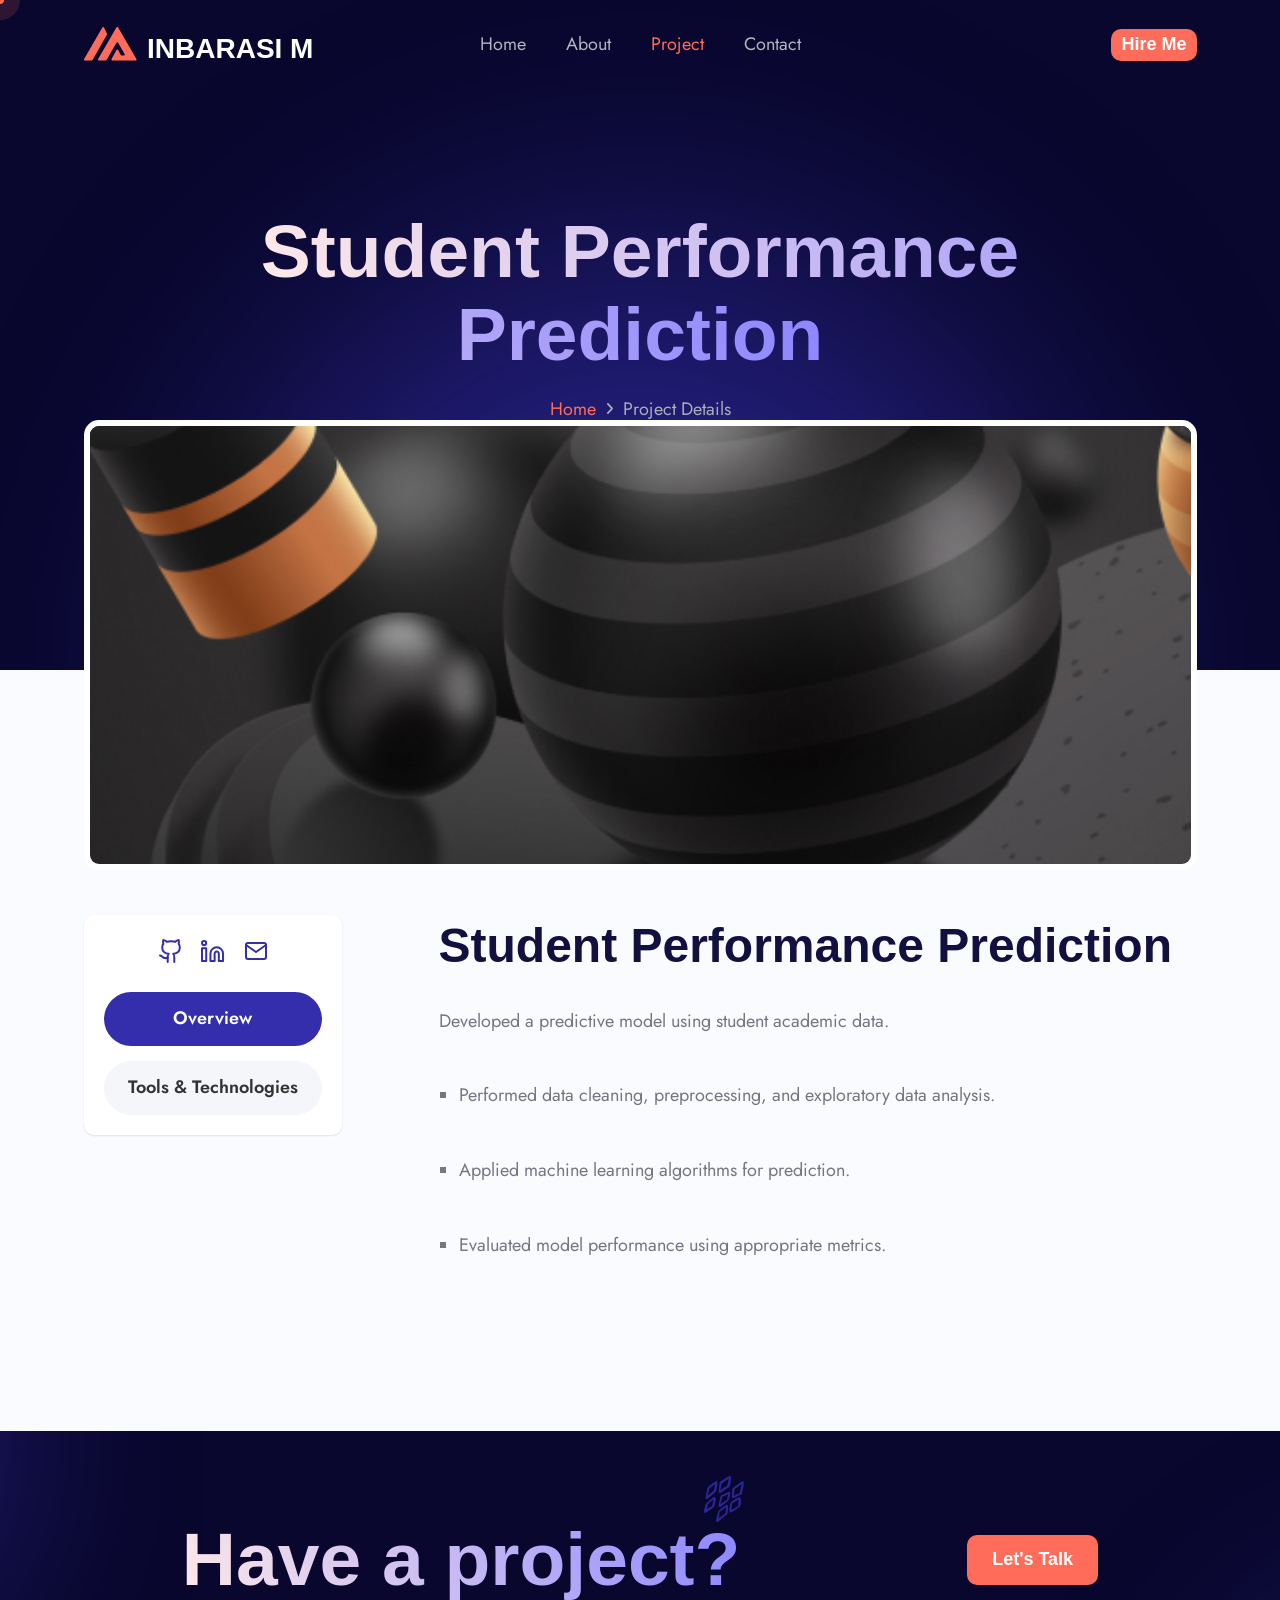
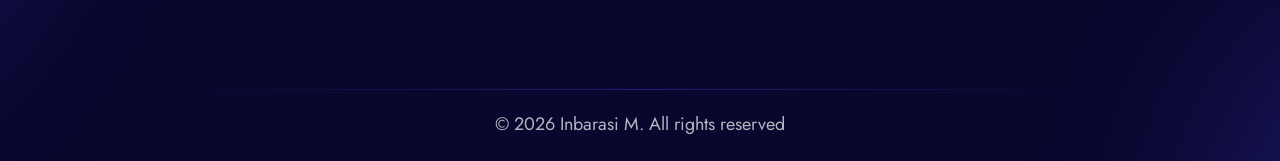
<file: project-details.html>
<!DOCTYPE html>
<html class="no-js" lang="en">

<head>
  <!-- Meta Tags -->
  <meta charset="utf-8">
  <meta http-equiv="x-ua-compatible" content="ie=edge">
  <meta name="viewport" content="width=device-width, initial-scale=1">
  <meta name="author" content="Laralink">
  <!-- Favicon Icon -->
  <link rel="icon" href="assets/img/inba.jpeg">
  <!-- Site Title -->
  <title>INBARASI M - AI & Data Science Student</title>
  <link rel="stylesheet" href="assets/css/plugins/bootstrap.min.css">
  <link rel="stylesheet" href="assets/css/plugins/fontawesome.min.css">
  <link rel="stylesheet" href="assets/css/plugins/odometer-theme-default.css">
  <link rel="stylesheet" href="assets/css/plugins/select2.min.css">
  <link rel="stylesheet" href="assets/css/plugins/animate.css">
  <link rel="stylesheet" href="assets/css/style.css">
</head>

<body>
  <div class="cs_preloader cs_center">
    <div class="cs_preloader_in"></div>
  </div>
  <!-- Start Header Section -->
  <header class="cs_site_header cs_style_1 cs_sticky_header">
    <div class="cs_main_header">
      <div class="container">
        <div class="cs_main_header_in">
          <div class="cs_main_header_left">
            <a class="cs_site_branding" href="index.html">
              <img src="assets/img/logo.svg" alt="Logo">
            </a>
          </div>
          <div class="cs_main_header_center">
            <div class="cs_nav">
              <ul class="cs_nav_list">
                <li class="menu-item-has-children"><a href="index.html">Home</a>
                  <!-- <ul>
                    <li><a href="index.html">Designer Landing</a></li>
                    <li><a href="home-v2.html">Developer Landing</a></li>
                  </ul> -->
                </li>
                <li class="menu-item-has-children"><a href="about.html">About</a>
                  <!-- <ul>
                    <li><a href="about.html">Designer About</a></li>
                    <li><a href="about-v2.html">Developer About</a></li>
                  </ul> -->
                </li>
                <li class="active menu-item-has-children"><a href="project.html">Project</a>
                  <!-- <ul>
                    <li><a href="project.html">Project</a></li>
                    <li><a href="project-details.html">Project Details</a></li>
                  </ul> -->
                </li>
                <!-- <li class="menu-item-has-children"><a href="#">Pages</a>
                  <ul>
                    <li><a href="testimonial.html">Testimonial</a></li>
                    <li><a href="faq.html">FAQ</a></li>
                    <li><a href="404.html">Error 404</a></li>
                  </ul>
                </li>
                <li class="menu-item-has-children"><a href="blog.html">Blog</a>
                  <ul>
                    <li><a href="blog.html">Blog</a></li>
                    <li><a href="blog-details.html">Blog Details</a></li>
                  </ul>
                </li> -->
                <li> <a href="contact.html">Contact</a></li>
              </ul>
            </div>
          </div>
          <div class="cs_main_header_right">
            <!-- <a href="#" id="hero-theme-toggle" class="cs_theme_toggle cs_dark_page" title="Switch Theme">
              <div class="cs_toggle_thumb"></div>
              <i class="fas fa-sun"></i>
              <i class="fas fa-moon"></i>
            </a> -->
            <a href="contact.html" class="cs_btn cs_style_1 cs_primary_font"><span>Hire Me</span></a>
          </div>
        </div>
      </div>
    </div>
  </header>
  <!-- End Header Section -->

  <!-- Main content inside start-->
  <main>
    <!-- Start Hero Section -->
    <section class="cs_hero cs_style_3 cs_type_2 cs_filled_bg  text-center" data-src="assets/img/bg/hero_bg_5.svg">
      <div class="container">
        <div class="cs_height_150 cs_height_lg_150"></div>
        <div class="cs_height_60 cs_height_lg_30"></div>
        <h1 class="cs_hero_title cs_font_92 cs_extra_bold wow fadeInUp" data-wow-duration="0.8s" data-wow-delay="0.2s">
          <span class="cs_gradient_text_2" id="project-title-hero">Project Details</span>
        </h1>
        <ol class="breadcrumb">
          <li class="breadcrumb-item"><a href="index.html">Home</a></li>
          <li class="breadcrumb-item active">Project Details</li>
        </ol>
      </div>
    </section>
    <!-- Start Hero Section -->

    <!--Start imagebox Section-->
    <div class="container">
      <div class="cs_image_box cs_style_5 cs_radius_15"
        style="max-height: 50vh; overflow: hidden; display: flex; align-items: center;">
        <img class="cs_radius_10 w-100" id="project-image" src="assets/img/portfolio/p4.jpg" alt="project-details"
          style="max-height: 50vh; object-fit: cover;">
      </div>
      <div class="cs_height_45 cs_height_lg_30"></div>
    </div>
    <!--End imagebox Section-->

    <!--Start Postfolio Details Section-->
    <section>
      <div class="container">
        <div class="row">
          <div class="col-lg-3">
            <div class="cs_white_bg cs_radius_10"
              style="padding: 20px; box-shadow: 0px 1px 2px 0px rgba(23, 9, 85, 0.1);">
              <div class="cs_social_btns d-flex justify-content-center align-items-center mb-4" style="gap: 20px;">
                <a class="cs_accent_color_2" href="https://github.com/inbakesav" target="_blank">
                  <svg width="22" height="24" viewBox="0 0 22 24" fill="none" xmlns="http://www.w3.org/2000/svg">
                    <path
                      d="M15.3002 23V18.6C15.4532 17.222 15.0581 15.8391 14.2002 14.75C17.5002 14.75 20.8002 12.55 20.8002 8.7C20.8882 7.325 20.5032 5.972 19.7002 4.85C20.0082 3.585 20.0082 2.265 19.7002 1C19.7002 1 18.6002 1 16.4002 2.65C13.4962 2.1 10.5042 2.1 7.60016 2.65C5.40016 1 4.30016 1 4.30016 1C3.97016 2.265 3.97016 3.585 4.30016 4.85C3.49922 5.96747 3.11048 7.32807 3.20016 8.7C3.20016 12.55 6.50016 14.75 9.80016 14.75C9.37116 15.289 9.05216 15.905 8.86516 16.565C8.67816 17.225 8.62316 17.918 8.70016 18.6V23"
                      stroke="currentColor" stroke-width="2" stroke-linecap="round" stroke-linejoin="round" />
                    <path d="M8.7 18.5999C3.739 20.7999 3.2 16.3999 1 16.3999" stroke="currentColor" stroke-width="2"
                      stroke-linecap="round" stroke-linejoin="round" />
                  </svg>
                </a>
                <a class="cs_accent_color_2" href="https://www.linkedin.com/in/inbarasi-m-401b74333/" target="_blank">
                  <svg width="24" height="22" viewBox="0 0 24 22" fill="none" xmlns="http://www.w3.org/2000/svg">
                    <path
                      d="M15.7367 7.3158C17.4117 7.3158 19.0182 7.98121 20.2026 9.16565C21.3871 10.3501 22.0525 11.9565 22.0525 13.6316V21H17.842V13.6316C17.842 13.0732 17.6201 12.5378 17.2253 12.1429C16.8305 11.7481 16.295 11.5263 15.7367 11.5263C15.1783 11.5263 14.6429 11.7481 14.248 12.1429C13.8532 12.5378 13.6314 13.0732 13.6314 13.6316V21H9.4209V13.6316C9.4209 11.9565 10.0863 10.3501 11.2708 9.16565C12.4552 7.98121 14.0616 7.3158 15.7367 7.3158Z"
                      stroke="currentColor" stroke-width="2" stroke-linecap="round" stroke-linejoin="round" />
                    <path d="M5.21053 8.36841H1V21H5.21053V8.36841Z" stroke="currentColor" stroke-width="2"
                      stroke-linecap="round" stroke-linejoin="round" />
                    <path
                      d="M3.10526 5.21053C4.26797 5.21053 5.21053 4.26797 5.21053 3.10526C5.21053 1.94256 4.26797 1 3.10526 1C1.94256 1 1 1.94256 1 3.10526C1 4.26797 1.94256 5.21053 3.10526 5.21053Z"
                      stroke="currentColor" stroke-width="2" stroke-linecap="round" stroke-linejoin="round" />
                  </svg>
                </a>
                <a class="cs_accent_color_2" href="mailto:inbakesav@gmail.com">
                  <svg width="22" height="18" viewBox="0 0 22 18" fill="none" xmlns="http://www.w3.org/2000/svg">
                    <path
                      d="M3 1H19C20.1 1 21 1.9 21 3V15C21 16.1 20.1 17 19 17H3C1.9 17 1 16.1 1 15V3C1 1.9 1.9 1 3 1Z"
                      stroke="currentColor" stroke-width="2" stroke-linecap="round" stroke-linejoin="round" />
                    <path d="M21 3L11 10L1 3" stroke="currentColor" stroke-width="2" stroke-linecap="round"
                      stroke-linejoin="round" />
                  </svg>
                </a>
              </div>
              <div class="d-flex flex-column" id="project-tabs" style="gap: 15px;">
                <a href="#tab-overview" class="tab-btn active text-center"
                  style="padding: 12px 20px; border-radius: 50px; background: #342ead; color: #fff; font-weight: 600; text-decoration: none; transition: all 0.3s ease; display: block;">Overview</a>
                <a href="#tab-tools" class="tab-btn text-center"
                  style="padding: 12px 20px; border-radius: 50px; background: #f4f6f9; color: #333; font-weight: 600; text-decoration: none; transition: all 0.3s ease; display: block;">Tools
                  & Technologies</a>
              </div>
            </div>
            <div class="cs_height_lg_30"></div>
          </div>
          <div class="col-lg-9">
            <div class="cs_pl_70">
              <div class="cs_portfoli_details cs_style_1">
                <div id="tab-overview" class="project-tab-content">
                  <h2 class="cs_portfolio_title cs_font_48" id="project-title">Overview</h2>
                  <div id="project-overview">
                  </div>
                </div>
                <div id="tab-tools" class="project-tab-content" style="display: none;">
                  <h2 class="cs_portfolio_title cs_font_48">Tools & Technologies</h2>
                  <div class="cs_height_45 cs_height_lg_30"></div>
                  <div class="cs_portfolio_details_wrap row">
                    <div class="col-md-6">
                      <h4 class="cs_font_20 m-0">Tools</h4>
                      <p class="m-0" id="project-tools"></p>
                    </div>
                    <div class="col-md-6">
                      <h4 class="cs_font_20 m-0">Project Type</h4>
                      <p class="m-0" id="project-type"></p>
                    </div>
                  </div>
                </div>
              </div>
            </div>
          </div>
        </div>
      </div>
      <div class="cs_height_145 cs_height_lg_75"></div>
    </section>
    <!--End Postfolio Details Section-->

  </main>
  <!-- Main content inside end-->

  <!-- Start Footer -->
  <footer class="cs_footer cs_style_1 cs_filled_bg position-relative" data-src="assets/img/bg/footer_bg.svg">
    <div class="position-absolute cs_footer_shape_1">
      <img src="assets/img/footer_shape.svg" alt="">
    </div>
    <div class="container">
      <div class="cs_footer_cta">
        <h2 class="cs_font_92 cs_gradient_text_2 cs_semi_bold">Have a project?</h2>
        <a href="project.html" class="cs_btn cs_style_1 cs_primary_font"><span>Let's Talk</span></a>
      </div>
      <div class="cs_copyright">© 2026 <a href="#">Inbarasi M</a>. All rights reserved</div>
    </div>
  </footer>
  <!-- End Footer -->

  <!-- Script -->
  <script src="assets/js/plugins/jquery-3.6.0.min.js"></script>
  <script src="assets/js/plugins/gsap.min.js"></script>
  <script src="assets/js/plugins/isotope.pkg.min.js"></script>
  <script src="assets/js/plugins/odometer.min.js"></script>
  <script src="assets/js/plugins/wow.min.js"></script>
  <script>
    document.addEventListener("DOMContentLoaded", function () {
      const projects = {
        "1": {
          title: "Student Performance Prediction",
          image: "assets/img/portfolio/p4.jpg",
          overview: `<p class="cs_portfolio_text">Developed a predictive model using student academic data.</p>
                     <ul>
                       <li class="cs_portfolio_text">Performed data cleaning, preprocessing, and exploratory data analysis.</li>
                       <li class="cs_portfolio_text">Applied machine learning algorithms for prediction.</li>
                       <li class="cs_portfolio_text">Evaluated model performance using appropriate metrics.</li>
                     </ul>`,
          tools: "Python, Pandas, Matplotlib, Scikit-learn",
          type: "Machine Learning"
        },
        "2": {
          title: "Sales Dashboard using Power BI",
          image: "assets/img/portfolio/p5.jpg",
          overview: `<p class="cs_portfolio_text">Built an interactive dashboard to analyze sales performance.</p>
                     <ul>
                       <li class="cs_portfolio_text">Visualized key metrics such as revenue trends and sales distribution.</li>
                       <li class="cs_portfolio_text">Enabled better decision-making through data insights.</li>
                     </ul>`,
          tools: "Power BI, Excel",
          type: "Data Analytics"
        },
        "3": {
          title: "Portfolio Website",
          image: "assets/img/portfolio/p6.jpg",
          overview: `<p class="cs_portfolio_text">A personal portfolio website developed to showcase projects, skills, and resume.</p>
                     <ul>
                       <li class="cs_portfolio_text">Responsive design ensuring compatibility across all devices.</li>
                       <li class="cs_portfolio_text">Interactive elements and smooth scrolling.</li>
                       <li class="cs_portfolio_text">Contact form integration for easy communication.</li>
                     </ul>`,
          tools: "HTML5, CSS3, JavaScript, Bootstrap",
          type: "Web Development"
        }
      };

      const urlParams = new URLSearchParams(window.location.search);
      let projectId = urlParams.get('id');
      if (!projectId || !projects[projectId]) {
        projectId = "1"; // Default
      }

      const project = projects[projectId];

      document.getElementById('project-title-hero').innerText = project.title;
      document.getElementById('project-title').innerText = project.title;
      document.getElementById('project-image').src = project.image;
      document.getElementById('project-overview').innerHTML = project.overview;
      document.getElementById('project-tools').innerText = project.tools;
      document.getElementById('project-type').innerText = project.type;
      document.title = project.title + " - INBARASI M";

      // Tab switching logic
      const tabLinks = document.querySelectorAll('#project-tabs a');
      const tabContents = document.querySelectorAll('.project-tab-content');

      tabLinks.forEach(link => {
        link.addEventListener('click', function (e) {
          e.preventDefault();
          const targetId = this.getAttribute('href').substring(1);

          // Update active class on links
          tabLinks.forEach(l => {
            l.classList.remove('active');
            l.style.background = '#f4f6f9';
            l.style.color = '#333';
          });
          this.classList.add('active');
          this.style.background = '#342ead';
          this.style.color = '#fff';

          // Show/Hide content
          tabContents.forEach(content => {
            if (content.id === targetId) {
              content.style.display = 'block';
            } else {
              content.style.display = 'none';
            }
          });
        });
      });
    });
  </script>
  <script src="assets/js/main.js"></script>
  <script>
    document.addEventListener('DOMContentLoaded', function () {
      var toggle = document.getElementById('hero-theme-toggle');
      var hero = document.querySelector('.cs_hero');
      var isDark = true;
      toggle.addEventListener('click', function (e) {
        e.preventDefault();
        isDark = !isDark;
        if (isDark) {
          hero.style.backgroundImage = 'url(assets/img/bg/hero_bg_5.svg)';
          toggle.classList.remove('cs_light_page');
          toggle.classList.add('cs_dark_page');
          toggle.title = 'Switch to Light Theme';
        } else {
          hero.style.backgroundImage = 'url(assets/img/bg/hero_bg_4.svg)';
          toggle.classList.remove('cs_dark_page');
          toggle.classList.add('cs_light_page');
          toggle.title = 'Switch to Dark Theme';
        }
      });
    });
  </script>
</body>

</html>
</file>
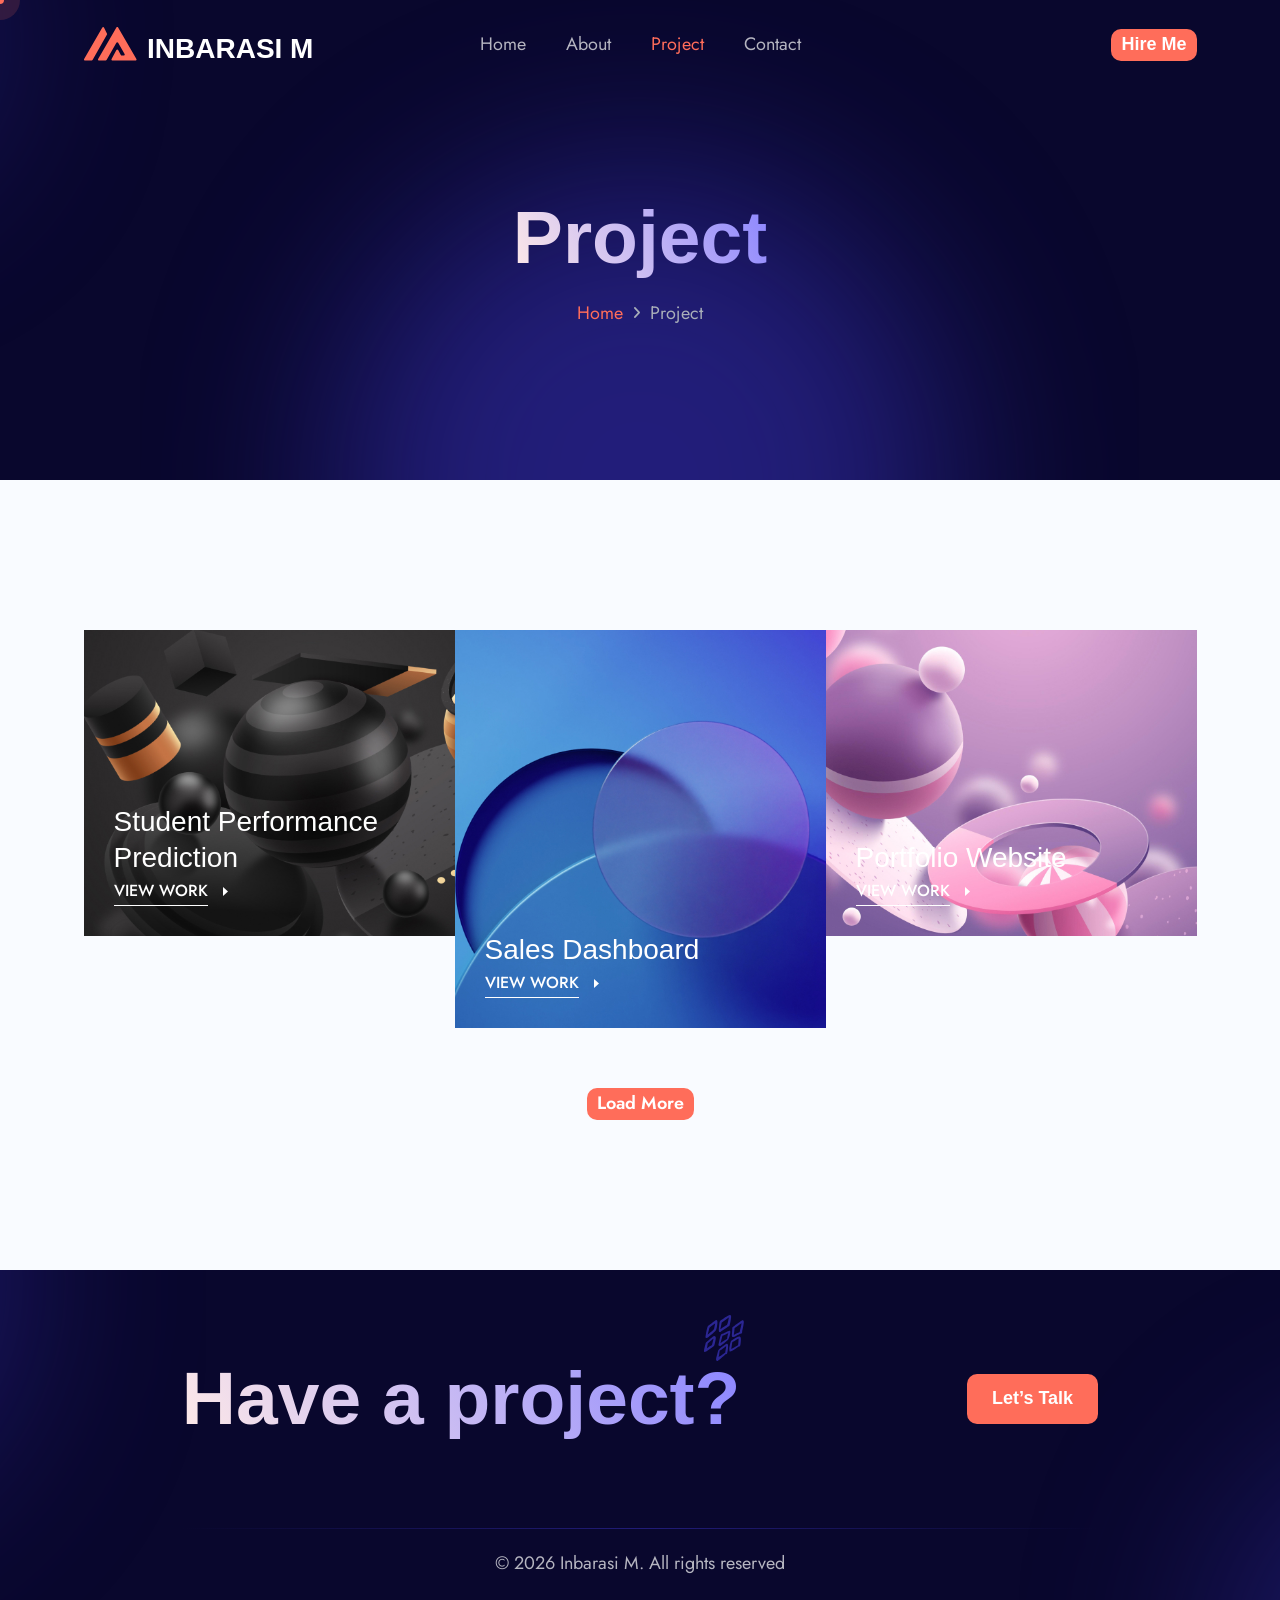
<file: project.html>
<!DOCTYPE html>
<html class="no-js" lang="en">

<head>
  <!-- Meta Tags -->
  <meta charset="utf-8">
  <meta http-equiv="x-ua-compatible" content="ie=edge">
  <meta name="viewport" content="width=device-width, initial-scale=1">
  <meta name="author" content="Laralink">
  <!-- Favicon Icon -->
  <link rel="icon" href="assets/img/inba.jpeg">
  <!-- Site Title -->
  <title>INBARASI M - AI & Data Science Student</title>
  <link rel="stylesheet" href="assets/css/plugins/bootstrap.min.css">
  <link rel="stylesheet" href="assets/css/plugins/fontawesome.min.css">
  <link rel="stylesheet" href="assets/css/plugins/odometer-theme-default.css">
  <link rel="stylesheet" href="assets/css/plugins/select2.min.css">
  <link rel="stylesheet" href="assets/css/plugins/animate.css">
  <link rel="stylesheet" href="assets/css/style.css">
</head>

<body>
  <div class="cs_preloader cs_center">
    <div class="cs_preloader_in"></div>
  </div>
  <!-- Start Header Section -->
  <header class="cs_site_header cs_style_1 cs_sticky_header">
    <div class="cs_main_header">
      <div class="container">
        <div class="cs_main_header_in">
          <div class="cs_main_header_left">
            <a class="cs_site_branding" href="index.html">
              <img src="assets/img/logo.svg" alt="Logo">
            </a>
          </div>
          <div class="cs_main_header_center">
            <div class="cs_nav">
              <ul class="cs_nav_list">
                <li class="menu-item-has-children"><a href="index.html">Home</a>
                  <!-- <ul>
                    <li><a href="index.html">Designer Landing</a></li>
                    <li><a href="home-v2.html">Developer Landing</a></li>
                  </ul> -->
                </li>
                <li class="menu-item-has-children"><a href="about.html">About</a>
                  <!-- <ul>
                    <li><a href="about.html">Designer About</a></li>
                    <li><a href="about-v2.html">Developer About</a></li> project.html
                  </ul> -->
                </li>
                <li class="active menu-item-has-children"><a href="project.html">Project</a>
                  <!-- <ul>
                    <li><a href="project.html">Project</a></li>
                    <li><a href="project-details.html">Project Details</a></li>
                  </ul> -->
                </li>
                <!-- <li class="menu-item-has-children"><a href="#">Pages</a>
                  <ul>
                    <li><a href="testimonial.html">Testimonial</a></li>
                    <li><a href="faq.html">FAQ</a></li>
                    <li><a href="404.html">Error 404</a></li>
                  </ul>
                </li>
                <li class="menu-item-has-children"><a href="blog.html">Blog</a>
                  <ul>
                    <li><a href="blog.html">Blog</a></li>
                    <li><a href="blog-details.html">Blog Details</a></li>
                  </ul>
                </li> -->
                <li> <a href="contact.html">Contact</a></li>
              </ul>
            </div>
          </div>
          <div class="cs_main_header_right">
            <!-- <a href="#" id="hero-theme-toggle" class="cs_theme_toggle cs_dark_page" title="Switch Theme">
              <div class="cs_toggle_thumb"></div>
              <i class="fas fa-sun"></i>
              <i class="fas fa-moon"></i>
            </a> -->
            <a href="contact.html" class="cs_btn cs_style_1 cs_primary_font"><span>Hire Me</span></a>
          </div>
        </div>
      </div>
    </div>
  </header>
  <!-- End Header Section -->

  <!-- Main content inside start-->
  <main>
    <!-- Start Hero Section -->
    <section class="cs_hero cs_style_3 cs_filled_bg cs_center text-center" data-src="assets/img/bg/hero_bg_5.svg">
      <div class="container">
        <div class="cs_height_45 cs_height_lg_45"></div>
        <h1 class="cs_hero_title cs_font_92 cs_extra_bold wow fadeInUp" data-wow-duration="0.8s" data-wow-delay="0.2s">
          <span class="cs_gradient_text_2">Project</span>
        </h1>
        <ol class="breadcrumb">
          <li class="breadcrumb-item"><a href="index.html">Home</a></li>
          <li class="breadcrumb-item active">Project</li>
        </ol>
      </div>
    </section>
    <!-- Start Hero Section -->

    <!-- Start Porfolio Section -->
    <section>
      <div class="cs_height_150 cs_height_lg_80"></div>
      <div class="container">
        <div class="cs_isotop cs_isotop_col_3">
          <div class="cs_grid_sizer"></div>
          <div class="cs_isotop_item cs_zoom">
            <a href="project-details.html?id=1" class="cs_portfolio cs_style_1">
              <div class="cs_portfolio_thumbnail">
                <img class="cs_zoom_in w-100" src="assets/img/portfolio/p4.jpg" alt="">
              </div>
              <div class="cs_portfolio_info cs_white_color cs_medium position-absolute">
                <h2 class="cs_font_28 cs_white_color cs_medium mb-0">Student Performance Prediction</h2>
                <div class="cs_font_16 cs_gap_15 d-inline-flex cs_medium align-items-center">
                  <span class="cs_text_btn cs_secondary_font cs_type_1 text-uppercase">View work</span>
                  <svg width="5" height="9" viewBox="0 0 5 9" fill="none" xmlns="http://www.w3.org/2000/svg">
                    <path d="M0 0L5 4.5L0 9L0 0Z" fill="currentColor" />
                  </svg>
                </div>
              </div>
            </a>
          </div>
          <div class="cs_isotop_item cs_zoom">
            <a href="project-details.html?id=2" class="cs_portfolio cs_style_1">
              <div class="cs_portfolio_thumbnail">
                <img class="cs_zoom_in w-100" src="assets/img/portfolio/p5.jpg" alt="">
              </div>
              <div class="cs_portfolio_info cs_white_color cs_medium position-absolute">
                <h2 class="cs_font_28 cs_white_color cs_medium mb-0">Sales Dashboard</h2>
                <div class="cs_font_16 cs_gap_15 d-inline-flex cs_medium align-items-center">
                  <span class="cs_text_btn cs_secondary_font cs_type_1 text-uppercase">View work</span>
                  <svg width="5" height="9" viewBox="0 0 5 9" fill="none" xmlns="http://www.w3.org/2000/svg">
                    <path d="M0 0L5 4.5L0 9L0 0Z" fill="currentColor" />
                  </svg>
                </div>
              </div>
            </a>
          </div>
          <div class="cs_isotop_item cs_zoom">
            <a href="project-details.html?id=3" class="cs_portfolio cs_style_1">
              <div class="cs_portfolio_thumbnail">
                <img class="cs_zoom_in w-100" src="assets/img/portfolio/p6.jpg" alt="">
              </div>
              <div class="cs_portfolio_info cs_white_color cs_medium position-absolute">
                <h2 class="cs_font_28 cs_white_color cs_medium mb-0">Portfolio Website</h2>
                <div class="cs_font_16 cs_gap_15 d-inline-flex cs_medium align-items-center">
                  <span class="cs_text_btn cs_secondary_font cs_type_1 text-uppercase">View work</span>
                  <svg width="5" height="9" viewBox="0 0 5 9" fill="none" xmlns="http://www.w3.org/2000/svg">
                    <path d="M0 0L5 4.5L0 9L0 0Z" fill="currentColor" />
                  </svg>
                </div>
              </div>
            </a>
          </div>
        </div>
        <div class="cs_height_60 cs_height_lg_40"></div>
        <div class="cs_center">
          <a href="#" class="cs_btn cs_style_1"><span>Load More</span></a>
        </div>
      </div>
      <div class="cs_height_150 cs_height_lg_80"></div>
    </section>
    <!-- End Porfolio Section -->
  </main>
  <!-- Main content inside end-->

  <!-- Start Footer -->
  <footer class="cs_footer cs_style_1 cs_filled_bg position-relative" data-src="assets/img/bg/footer_bg.svg">
    <div class="position-absolute cs_footer_shape_1">
      <img src="assets/img/footer_shape.svg" alt="">
    </div>
    <div class="container">
      <div class="cs_footer_cta">
        <h2 class="cs_font_92 cs_gradient_text_2 cs_semi_bold">Have a project?</h2>
        <a href="contact.html" class="cs_btn cs_style_1 cs_primary_font"><span>Let’s
            Talk</span></a>
      </div>
      <div class="cs_copyright">© 2026 <a href="#">Inbarasi M</a>. All rights reserved</div>
    </div>
  </footer>
  <!-- End Footer -->

  <!-- Script -->
  <script src="assets/js/plugins/jquery-3.6.0.min.js"></script>
  <script src="assets/js/plugins/gsap.min.js"></script>
  <script src="assets/js/plugins/isotope.pkg.min.js"></script>
  <script src="assets/js/plugins/odometer.min.js"></script>
  <script src="assets/js/plugins/wow.min.js"></script>
  <script src="assets/js/main.js"></script>
  <script>
    document.addEventListener('DOMContentLoaded', function () {
      var toggle = document.getElementById('hero-theme-toggle');
      var hero = document.querySelector('.cs_hero');
      var isDark = true;
      toggle.addEventListener('click', function (e) {
        e.preventDefault();
        isDark = !isDark;
        if (isDark) {
          hero.style.backgroundImage = 'url(assets/img/bg/hero_bg_5.svg)';
          toggle.classList.remove('cs_light_page');
          toggle.classList.add('cs_dark_page');
          toggle.title = 'Switch to Light Theme';
        } else {
          hero.style.backgroundImage = 'url(assets/img/bg/hero_bg_4.svg)';
          toggle.classList.remove('cs_dark_page');
          toggle.classList.add('cs_light_page');
          toggle.title = 'Switch to Dark Theme';
        }
      });
    });
  </script>
</body>

</html>
</file>
<file: assets/css/plugins/odometer-theme-default.css>
.odometer.odometer-auto-theme, .odometer.odometer-theme-default {
  display: inline-block;
  vertical-align: middle;
  *vertical-align: auto;
  *zoom: 1;
  *display: inline;
  position: relative;
}
.odometer.odometer-auto-theme .odometer-digit, .odometer.odometer-theme-default .odometer-digit {
  display: inline-block;
  vertical-align: middle;
  *vertical-align: auto;
  *zoom: 1;
  *display: inline;
  position: relative;
}
.odometer.odometer-auto-theme .odometer-digit .odometer-digit-spacer, .odometer.odometer-theme-default .odometer-digit .odometer-digit-spacer {
  display: inline-block;
  vertical-align: middle;
  *vertical-align: auto;
  *zoom: 1;
  *display: inline;
  visibility: hidden;
}
.odometer.odometer-auto-theme .odometer-digit .odometer-digit-inner, .odometer.odometer-theme-default .odometer-digit .odometer-digit-inner {
  text-align: left;
  display: block;
  position: absolute;
  top: 0;
  left: 0;
  right: 0;
  bottom: 0;
  overflow: hidden;
}
.odometer.odometer-auto-theme .odometer-digit .odometer-ribbon, .odometer.odometer-theme-default .odometer-digit .odometer-ribbon {
  display: block;
}
.odometer.odometer-auto-theme .odometer-digit .odometer-ribbon-inner, .odometer.odometer-theme-default .odometer-digit .odometer-ribbon-inner {
  display: block;
  -webkit-backface-visibility: hidden;
}
.odometer.odometer-auto-theme .odometer-digit .odometer-value, .odometer.odometer-theme-default .odometer-digit .odometer-value {
  display: block;
  -webkit-transform: translateZ(0);
}
.odometer.odometer-auto-theme .odometer-digit .odometer-value.odometer-last-value, .odometer.odometer-theme-default .odometer-digit .odometer-value.odometer-last-value {
  position: absolute;
}
.odometer.odometer-auto-theme.odometer-animating-up .odometer-ribbon-inner, .odometer.odometer-theme-default.odometer-animating-up .odometer-ribbon-inner {
  -webkit-transition: -webkit-transform 2s;
  -moz-transition: -moz-transform 2s;
  -ms-transition: -ms-transform 2s;
  -o-transition: -o-transform 2s;
  transition: transform 2s;
}
.odometer.odometer-auto-theme.odometer-animating-up.odometer-animating .odometer-ribbon-inner, .odometer.odometer-theme-default.odometer-animating-up.odometer-animating .odometer-ribbon-inner {
  -webkit-transform: translateY(-100%);
  -moz-transform: translateY(-100%);
  -ms-transform: translateY(-100%);
  -o-transform: translateY(-100%);
  transform: translateY(-100%);
}
.odometer.odometer-auto-theme.odometer-animating-down .odometer-ribbon-inner, .odometer.odometer-theme-default.odometer-animating-down .odometer-ribbon-inner {
  -webkit-transform: translateY(-100%);
  -moz-transform: translateY(-100%);
  -ms-transform: translateY(-100%);
  -o-transform: translateY(-100%);
  transform: translateY(-100%);
}
.odometer.odometer-auto-theme.odometer-animating-down.odometer-animating .odometer-ribbon-inner, .odometer.odometer-theme-default.odometer-animating-down.odometer-animating .odometer-ribbon-inner {
  -webkit-transition: -webkit-transform 2s;
  -moz-transition: -moz-transform 2s;
  -ms-transition: -ms-transform 2s;
  -o-transition: -o-transform 2s;
  transition: transform 2s;
  -webkit-transform: translateY(0);
  -moz-transform: translateY(0);
  -ms-transform: translateY(0);
  -o-transform: translateY(0);
  transform: translateY(0);
}

.odometer.odometer-auto-theme, .odometer.odometer-theme-default {
  font-family: "Helvetica Neue", sans-serif;
  line-height: 1.1em;
}
.odometer.odometer-auto-theme .odometer-value, .odometer.odometer-theme-default .odometer-value {
  text-align: center;
}
</file>
<file: assets/css/style.css>
/*--------------------------------------------------------------
>> TABLE OF CONTENTS:
----------------------------------------------------------------
1. Typography
2. Spacing
3. General
4. Header
5. Button
6. Preloader
7. Custom Cursor
8. Footer
9. Hero
10. Tab
11. Comments
12. Paginations
13. Iconbox
14. Progressbar
15. About
16. Shape
17. Error page
18. Isotope
19. Section Heading
20. Brand
21. Blog
22. Testimonial
23. portfolio
24. FunFact
25. Form
26. Catagory
27. Video Popup
--------------------------------------------------------------*/
/*--------------------------------------------------------------
## Basic Color
----------------------------------------------------------------*/
/*--------------------------------------------------------------
1. Typography
----------------------------------------------------------------*/
/* Google Fonts */
@import url("https://fonts.googleapis.com/css2?family=Jost:wght@400;500;600;700&amp;family=Lexend+Deca:wght@400;500;600;700;800&amp;display=swap");

body,
html {
  color: #767682;
  font-family: "Jost", sans-serif;
  font-size: 18px;
  font-weight: 400;
  line-height: 1.666em;
  overflow-x: hidden;
  background-color: #f9fbff;
}

h1,
h2,
h3,
h4,
h5,
h6 {
  clear: both;
  color: #12103e;
  padding: 0;
  margin: 0 0 20px 0;
  font-weight: 600;
  line-height: 1.3em;
  font-family: "Lexend Deca", sans-serif;
}

.cs_primary_font {
  font-family: "Lexend Deca", sans-serif;
}

.cs_secondary_font {
  font-family: "Jost", sans-serif;
}

h1 {
  font-size: 56px;
}

h2 {
  font-size: 42px;
}

h3 {
  font-size: 30px;
}

h4 {
  font-size: 24px;
}

h5 {
  font-size: 18px;
}

h6 {
  font-size: 16px;
}

p {
  margin-bottom: 15px;
  line-height: 1.6em;
}

ul {
  margin: 0 0 25px 0;
  padding-left: 20px;
  list-style: square outside none;
}

ol {
  padding-left: 20px;
  margin-bottom: 25px;
}

dfn,
cite,
em,
i {
  font-style: italic;
}

blockquote {
  margin: 0 15px;
  font-style: italic;
  font-size: 20px;
  line-height: 1.6em;
  margin: 0;
}

address {
  margin: 0 0 15px;
}

img {
  border: 0;
  max-width: 100%;
  height: auto;
}

a {
  color: inherit;
  text-decoration: none;
  -webkit-transition: all 0.3s ease;
  transition: all 0.3s ease;
}

button {
  color: inherit;
  -webkit-transition: all 0.3s ease;
  transition: all 0.3s ease;
}

a:hover {
  text-decoration: none;
  color: #ff6d5a;
}

table {
  width: 100%;
  margin-bottom: 25px;
}

table th {
  font-weight: 600;
  color: #767682;
}

table td,
table th {
  border-top: 1px solid #4d4d4d;
  padding: 11px 10px;
}

dl {
  margin-bottom: 25px;
}

dl dt {
  font-weight: 600;
}

b,
strong {
  font-weight: bold;
}

pre {
  color: #767682;
  border: 1px solid #4d4d4d;
  font-size: 18px;
  padding: 25px;
  border-radius: 5px;
}

kbd {
  font-size: 100%;
  background-color: #767682;
  border-radius: 5px;
}

input,
textarea {
  color: #12103e;
}

/*--------- Font size--------*/
.cs_font_14 {
  font-size: 14px;
}

.cs_font_15 {
  font-size: 15px;
}

.cs_font_16 {
  font-size: 16px;
}

.cs_font_20 {
  font-size: 20px;
}

.cs_font_24 {
  font-size: 24px;
}

.cs_font_28 {
  font-size: 28px;
}

.cs_font_36 {
  font-size: 36px;
}

.cs_font_48 {
  font-size: 48px;
}

@media (max-width: 1199px) {
  .cs_font_48 {
    font-size: 42px;
  }
}

.cs_font_92 {
  font-size: 92px;
}

@media (max-width: 1400px) {
  .cs_font_92 {
    font-size: 75px;
  }
}

@media (max-width: 1199px) {
  .cs_font_92 {
    font-size: 70px;
  }
}

@media (max-width: 767px) {
  .cs_font_92 {
    font-size: 56px;
  }
}

@media (max-width: 500px) {
  .cs_font_92 {
    font-size: 46px;
  }
}

@media (max-width: 380px) {
  .cs_font_92 {
    font-size: 42px;
  }
}

/*--------- Font weight--------*/
.cs_light {
  font-weight: 300;
}

.cs_normal {
  font-weight: 400;
}

.cs_medium {
  font-weight: 500;
}

.cs_semi_bold {
  font-weight: 600;
}

.cs_bold {
  font-weight: 700;
}

.cs_extra_bold {
  font-weight: 800;
}

.cs_black {
  font-weight: 900;
}

.cs_letter_spacing_15 {
  letter-spacing: 1.5px;
}

/*----------Responsive------------*/
@media only screen and (max-width: 991px) {
  br {
    display: none;
  }

  h2 {
    font-size: 36px;
    margin-bottom: 10px;
  }

  /*----------Font size------------*/
  .cs_font_20 {
    font-size: 20px;
  }

  .cs_font_24 {
    font-size: 24px;
  }

  .cs_font_28 {
    font-size: 24px;
  }

  .cs_font_48 {
    font-size: 42px;
  }
}

/*--------------------------------------------------------------
  2. Spacing
----------------------------------------------------------------*/
@media screen and (min-width: 992px) {
  .cs_height_1 {
    height: 1px !important;
  }

  .cs_height_2 {
    height: 2px !important;
  }

  .cs_height_3 {
    height: 3px !important;
  }

  .cs_height_4 {
    height: 4px !important;
  }

  .cs_height_5 {
    height: 5px !important;
  }

  .cs_height_6 {
    height: 6px !important;
  }

  .cs_height_7 {
    height: 7px !important;
  }

  .cs_height_8 {
    height: 8px !important;
  }

  .cs_height_9 {
    height: 9px !important;
  }

  .cs_height_10 {
    height: 10px !important;
  }

  .cs_height_11 {
    height: 11px !important;
  }

  .cs_height_12 {
    height: 12px !important;
  }

  .cs_height_13 {
    height: 13px !important;
  }

  .cs_height_14 {
    height: 14px !important;
  }

  .cs_height_15 {
    height: 15px !important;
  }

  .cs_height_16 {
    height: 16px !important;
  }

  .cs_height_17 {
    height: 17px !important;
  }

  .cs_height_18 {
    height: 18px !important;
  }

  .cs_height_19 {
    height: 19px !important;
  }

  .cs_height_20 {
    height: 20px !important;
  }

  .cs_height_21 {
    height: 21px !important;
  }

  .cs_height_22 {
    height: 22px !important;
  }

  .cs_height_23 {
    height: 23px !important;
  }

  .cs_height_24 {
    height: 24px !important;
  }

  .cs_height_25 {
    height: 25px !important;
  }

  .cs_height_26 {
    height: 26px !important;
  }

  .cs_height_27 {
    height: 27px !important;
  }

  .cs_height_28 {
    height: 28px !important;
  }

  .cs_height_29 {
    height: 29px !important;
  }

  .cs_height_30 {
    height: 30px !important;
  }

  .cs_height_31 {
    height: 31px !important;
  }

  .cs_height_32 {
    height: 32px !important;
  }

  .cs_height_33 {
    height: 33px !important;
  }

  .cs_height_34 {
    height: 34px !important;
  }

  .cs_height_35 {
    height: 35px !important;
  }

  .cs_height_36 {
    height: 36px !important;
  }

  .cs_height_37 {
    height: 37px !important;
  }

  .cs_height_38 {
    height: 38px !important;
  }

  .cs_height_39 {
    height: 39px !important;
  }

  .cs_height_40 {
    height: 40px !important;
  }

  .cs_height_41 {
    height: 41px !important;
  }

  .cs_height_42 {
    height: 42px !important;
  }

  .cs_height_43 {
    height: 43px !important;
  }

  .cs_height_44 {
    height: 44px !important;
  }

  .cs_height_45 {
    height: 45px !important;
  }

  .cs_height_46 {
    height: 46px !important;
  }

  .cs_height_47 {
    height: 47px !important;
  }

  .cs_height_48 {
    height: 48px !important;
  }

  .cs_height_49 {
    height: 49px !important;
  }

  .cs_height_50 {
    height: 50px !important;
  }

  .cs_height_51 {
    height: 51px !important;
  }

  .cs_height_52 {
    height: 52px !important;
  }

  .cs_height_53 {
    height: 53px !important;
  }

  .cs_height_54 {
    height: 54px !important;
  }

  .cs_height_55 {
    height: 55px !important;
  }

  .cs_height_56 {
    height: 56px !important;
  }

  .cs_height_57 {
    height: 57px !important;
  }

  .cs_height_58 {
    height: 58px !important;
  }

  .cs_height_59 {
    height: 59px !important;
  }

  .cs_height_60 {
    height: 60px !important;
  }

  .cs_height_61 {
    height: 61px !important;
  }

  .cs_height_62 {
    height: 62px !important;
  }

  .cs_height_63 {
    height: 63px !important;
  }

  .cs_height_64 {
    height: 64px !important;
  }

  .cs_height_65 {
    height: 65px !important;
  }

  .cs_height_66 {
    height: 66px !important;
  }

  .cs_height_67 {
    height: 67px !important;
  }

  .cs_height_68 {
    height: 68px !important;
  }

  .cs_height_69 {
    height: 69px !important;
  }

  .cs_height_70 {
    height: 70px !important;
  }

  .cs_height_71 {
    height: 71px !important;
  }

  .cs_height_72 {
    height: 72px !important;
  }

  .cs_height_73 {
    height: 73px !important;
  }

  .cs_height_74 {
    height: 74px !important;
  }

  .cs_height_75 {
    height: 75px !important;
  }

  .cs_height_76 {
    height: 76px !important;
  }

  .cs_height_77 {
    height: 77px !important;
  }

  .cs_height_78 {
    height: 78px !important;
  }

  .cs_height_79 {
    height: 79px !important;
  }

  .cs_height_80 {
    height: 80px !important;
  }

  .cs_height_81 {
    height: 81px !important;
  }

  .cs_height_82 {
    height: 82px !important;
  }

  .cs_height_83 {
    height: 83px !important;
  }

  .cs_height_84 {
    height: 84px !important;
  }

  .cs_height_85 {
    height: 85px !important;
  }

  .cs_height_86 {
    height: 86px !important;
  }

  .cs_height_87 {
    height: 87px !important;
  }

  .cs_height_88 {
    height: 88px !important;
  }

  .cs_height_89 {
    height: 89px !important;
  }

  .cs_height_90 {
    height: 90px !important;
  }

  .cs_height_91 {
    height: 91px !important;
  }

  .cs_height_92 {
    height: 92px !important;
  }

  .cs_height_93 {
    height: 93px !important;
  }

  .cs_height_94 {
    height: 94px !important;
  }

  .cs_height_95 {
    height: 95px !important;
  }

  .cs_height_96 {
    height: 96px !important;
  }

  .cs_height_97 {
    height: 97px !important;
  }

  .cs_height_98 {
    height: 98px !important;
  }

  .cs_height_99 {
    height: 99px !important;
  }

  .cs_height_100 {
    height: 100px !important;
  }

  .cs_height_101 {
    height: 101px !important;
  }

  .cs_height_102 {
    height: 102px !important;
  }

  .cs_height_103 {
    height: 103px !important;
  }

  .cs_height_104 {
    height: 104px !important;
  }

  .cs_height_105 {
    height: 105px !important;
  }

  .cs_height_106 {
    height: 106px !important;
  }

  .cs_height_107 {
    height: 107px !important;
  }

  .cs_height_108 {
    height: 108px !important;
  }

  .cs_height_109 {
    height: 109px !important;
  }

  .cs_height_110 {
    height: 110px !important;
  }

  .cs_height_111 {
    height: 111px !important;
  }

  .cs_height_112 {
    height: 112px !important;
  }

  .cs_height_113 {
    height: 113px !important;
  }

  .cs_height_114 {
    height: 114px !important;
  }

  .cs_height_115 {
    height: 115px !important;
  }

  .cs_height_116 {
    height: 116px !important;
  }

  .cs_height_117 {
    height: 117px !important;
  }

  .cs_height_118 {
    height: 118px !important;
  }

  .cs_height_119 {
    height: 119px !important;
  }

  .cs_height_120 {
    height: 120px !important;
  }

  .cs_height_121 {
    height: 121px !important;
  }

  .cs_height_122 {
    height: 122px !important;
  }

  .cs_height_123 {
    height: 123px !important;
  }

  .cs_height_124 {
    height: 124px !important;
  }

  .cs_height_125 {
    height: 125px !important;
  }

  .cs_height_126 {
    height: 126px !important;
  }

  .cs_height_127 {
    height: 127px !important;
  }

  .cs_height_128 {
    height: 128px !important;
  }

  .cs_height_129 {
    height: 129px !important;
  }

  .cs_height_130 {
    height: 130px !important;
  }

  .cs_height_131 {
    height: 131px !important;
  }

  .cs_height_132 {
    height: 132px !important;
  }

  .cs_height_133 {
    height: 133px !important;
  }

  .cs_height_134 {
    height: 134px !important;
  }

  .cs_height_135 {
    height: 135px !important;
  }

  .cs_height_136 {
    height: 136px !important;
  }

  .cs_height_137 {
    height: 137px !important;
  }

  .cs_height_138 {
    height: 138px !important;
  }

  .cs_height_139 {
    height: 139px !important;
  }

  .cs_height_140 {
    height: 140px !important;
  }

  .cs_height_141 {
    height: 141px !important;
  }

  .cs_height_142 {
    height: 142px !important;
  }

  .cs_height_143 {
    height: 143px !important;
  }

  .cs_height_144 {
    height: 144px !important;
  }

  .cs_height_145 {
    height: 145px !important;
  }

  .cs_height_146 {
    height: 146px !important;
  }

  .cs_height_147 {
    height: 147px !important;
  }

  .cs_height_148 {
    height: 148px !important;
  }

  .cs_height_149 {
    height: 149px !important;
  }

  .cs_height_150 {
    height: 150px !important;
  }
}

@media screen and (max-width: 991px) {
  .cs_height_lg_1 {
    height: 1px !important;
  }

  .cs_height_lg_2 {
    height: 2px !important;
  }

  .cs_height_lg_3 {
    height: 3px !important;
  }

  .cs_height_lg_4 {
    height: 4px !important;
  }

  .cs_height_lg_5 {
    height: 5px !important;
  }

  .cs_height_lg_6 {
    height: 6px !important;
  }

  .cs_height_lg_7 {
    height: 7px !important;
  }

  .cs_height_lg_8 {
    height: 8px !important;
  }

  .cs_height_lg_9 {
    height: 9px !important;
  }

  .cs_height_lg_10 {
    height: 10px !important;
  }

  .cs_height_lg_11 {
    height: 11px !important;
  }

  .cs_height_lg_12 {
    height: 12px !important;
  }

  .cs_height_lg_13 {
    height: 13px !important;
  }

  .cs_height_lg_14 {
    height: 14px !important;
  }

  .cs_height_lg_15 {
    height: 15px !important;
  }

  .cs_height_lg_16 {
    height: 16px !important;
  }

  .cs_height_lg_17 {
    height: 17px !important;
  }

  .cs_height_lg_18 {
    height: 18px !important;
  }

  .cs_height_lg_19 {
    height: 19px !important;
  }

  .cs_height_lg_20 {
    height: 20px !important;
  }

  .cs_height_lg_21 {
    height: 21px !important;
  }

  .cs_height_lg_22 {
    height: 22px !important;
  }

  .cs_height_lg_23 {
    height: 23px !important;
  }

  .cs_height_lg_24 {
    height: 24px !important;
  }

  .cs_height_lg_25 {
    height: 25px !important;
  }

  .cs_height_lg_26 {
    height: 26px !important;
  }

  .cs_height_lg_27 {
    height: 27px !important;
  }

  .cs_height_lg_28 {
    height: 28px !important;
  }

  .cs_height_lg_29 {
    height: 29px !important;
  }

  .cs_height_lg_30 {
    height: 30px !important;
  }

  .cs_height_lg_31 {
    height: 31px !important;
  }

  .cs_height_lg_32 {
    height: 32px !important;
  }

  .cs_height_lg_33 {
    height: 33px !important;
  }

  .cs_height_lg_34 {
    height: 34px !important;
  }

  .cs_height_lg_35 {
    height: 35px !important;
  }

  .cs_height_lg_36 {
    height: 36px !important;
  }

  .cs_height_lg_37 {
    height: 37px !important;
  }

  .cs_height_lg_38 {
    height: 38px !important;
  }

  .cs_height_lg_39 {
    height: 39px !important;
  }

  .cs_height_lg_40 {
    height: 40px !important;
  }

  .cs_height_lg_41 {
    height: 41px !important;
  }

  .cs_height_lg_42 {
    height: 42px !important;
  }

  .cs_height_lg_43 {
    height: 43px !important;
  }

  .cs_height_lg_44 {
    height: 44px !important;
  }

  .cs_height_lg_45 {
    height: 45px !important;
  }

  .cs_height_lg_46 {
    height: 46px !important;
  }

  .cs_height_lg_47 {
    height: 47px !important;
  }

  .cs_height_lg_48 {
    height: 48px !important;
  }

  .cs_height_lg_49 {
    height: 49px !important;
  }

  .cs_height_lg_50 {
    height: 50px !important;
  }

  .cs_height_lg_51 {
    height: 51px !important;
  }

  .cs_height_lg_52 {
    height: 52px !important;
  }

  .cs_height_lg_53 {
    height: 53px !important;
  }

  .cs_height_lg_54 {
    height: 54px !important;
  }

  .cs_height_lg_55 {
    height: 55px !important;
  }

  .cs_height_lg_56 {
    height: 56px !important;
  }

  .cs_height_lg_57 {
    height: 57px !important;
  }

  .cs_height_lg_58 {
    height: 58px !important;
  }

  .cs_height_lg_59 {
    height: 59px !important;
  }

  .cs_height_lg_60 {
    height: 60px !important;
  }

  .cs_height_lg_61 {
    height: 61px !important;
  }

  .cs_height_lg_62 {
    height: 62px !important;
  }

  .cs_height_lg_63 {
    height: 63px !important;
  }

  .cs_height_lg_64 {
    height: 64px !important;
  }

  .cs_height_lg_65 {
    height: 65px !important;
  }

  .cs_height_lg_66 {
    height: 66px !important;
  }

  .cs_height_lg_67 {
    height: 67px !important;
  }

  .cs_height_lg_68 {
    height: 68px !important;
  }

  .cs_height_lg_69 {
    height: 69px !important;
  }

  .cs_height_lg_70 {
    height: 70px !important;
  }

  .cs_height_lg_71 {
    height: 71px !important;
  }

  .cs_height_lg_72 {
    height: 72px !important;
  }

  .cs_height_lg_73 {
    height: 73px !important;
  }

  .cs_height_lg_74 {
    height: 74px !important;
  }

  .cs_height_lg_75 {
    height: 75px !important;
  }

  .cs_height_lg_76 {
    height: 76px !important;
  }

  .cs_height_lg_77 {
    height: 77px !important;
  }

  .cs_height_lg_78 {
    height: 78px !important;
  }

  .cs_height_lg_79 {
    height: 79px !important;
  }

  .cs_height_lg_80 {
    height: 80px !important;
  }

  .cs_height_lg_81 {
    height: 81px !important;
  }

  .cs_height_lg_82 {
    height: 82px !important;
  }

  .cs_height_lg_83 {
    height: 83px !important;
  }

  .cs_height_lg_84 {
    height: 84px !important;
  }

  .cs_height_lg_85 {
    height: 85px !important;
  }

  .cs_height_lg_86 {
    height: 86px !important;
  }

  .cs_height_lg_87 {
    height: 87px !important;
  }

  .cs_height_lg_88 {
    height: 88px !important;
  }

  .cs_height_lg_89 {
    height: 89px !important;
  }

  .cs_height_lg_90 {
    height: 90px !important;
  }

  .cs_height_lg_91 {
    height: 91px !important;
  }

  .cs_height_lg_92 {
    height: 92px !important;
  }

  .cs_height_lg_93 {
    height: 93px !important;
  }

  .cs_height_lg_94 {
    height: 94px !important;
  }

  .cs_height_lg_95 {
    height: 95px !important;
  }

  .cs_height_lg_96 {
    height: 96px !important;
  }

  .cs_height_lg_97 {
    height: 97px !important;
  }

  .cs_height_lg_98 {
    height: 98px !important;
  }

  .cs_height_lg_99 {
    height: 99px !important;
  }

  .cs_height_lg_100 {
    height: 100px !important;
  }

  .cs_height_lg_101 {
    height: 101px !important;
  }

  .cs_height_lg_102 {
    height: 102px !important;
  }

  .cs_height_lg_103 {
    height: 103px !important;
  }

  .cs_height_lg_104 {
    height: 104px !important;
  }

  .cs_height_lg_105 {
    height: 105px !important;
  }

  .cs_height_lg_106 {
    height: 106px !important;
  }

  .cs_height_lg_107 {
    height: 107px !important;
  }

  .cs_height_lg_108 {
    height: 108px !important;
  }

  .cs_height_lg_109 {
    height: 109px !important;
  }

  .cs_height_lg_110 {
    height: 110px !important;
  }

  .cs_height_lg_111 {
    height: 111px !important;
  }

  .cs_height_lg_112 {
    height: 112px !important;
  }

  .cs_height_lg_113 {
    height: 113px !important;
  }

  .cs_height_lg_114 {
    height: 114px !important;
  }

  .cs_height_lg_115 {
    height: 115px !important;
  }

  .cs_height_lg_116 {
    height: 116px !important;
  }

  .cs_height_lg_117 {
    height: 117px !important;
  }

  .cs_height_lg_118 {
    height: 118px !important;
  }

  .cs_height_lg_119 {
    height: 119px !important;
  }

  .cs_height_lg_120 {
    height: 120px !important;
  }

  .cs_height_lg_121 {
    height: 121px !important;
  }

  .cs_height_lg_122 {
    height: 122px !important;
  }

  .cs_height_lg_123 {
    height: 123px !important;
  }

  .cs_height_lg_124 {
    height: 124px !important;
  }

  .cs_height_lg_125 {
    height: 125px !important;
  }

  .cs_height_lg_126 {
    height: 126px !important;
  }

  .cs_height_lg_127 {
    height: 127px !important;
  }

  .cs_height_lg_128 {
    height: 128px !important;
  }

  .cs_height_lg_129 {
    height: 129px !important;
  }

  .cs_height_lg_130 {
    height: 130px !important;
  }

  .cs_height_lg_131 {
    height: 131px !important;
  }

  .cs_height_lg_132 {
    height: 132px !important;
  }

  .cs_height_lg_133 {
    height: 133px !important;
  }

  .cs_height_lg_134 {
    height: 134px !important;
  }

  .cs_height_lg_135 {
    height: 135px !important;
  }

  .cs_height_lg_136 {
    height: 136px !important;
  }

  .cs_height_lg_137 {
    height: 137px !important;
  }

  .cs_height_lg_138 {
    height: 138px !important;
  }

  .cs_height_lg_139 {
    height: 139px !important;
  }

  .cs_height_lg_140 {
    height: 140px !important;
  }

  .cs_height_lg_141 {
    height: 141px !important;
  }

  .cs_height_lg_142 {
    height: 142px !important;
  }

  .cs_height_lg_143 {
    height: 143px !important;
  }

  .cs_height_lg_144 {
    height: 144px !important;
  }

  .cs_height_lg_145 {
    height: 145px !important;
  }

  .cs_height_lg_146 {
    height: 146px !important;
  }

  .cs_height_lg_147 {
    height: 147px !important;
  }

  .cs_height_lg_148 {
    height: 148px !important;
  }

  .cs_height_lg_149 {
    height: 149px !important;
  }

  .cs_height_lg_150 {
    height: 150px !important;
  }
}

/*-----------------------------------------------------------
  3. General
-----------------------------------------------------------*/
.cs_mp_0 {
  list-style: none;
  margin: 0;
  padding: 0;
}

@media (min-width: 1400px) {
  .container {
    max-width: 1194px;
  }
}

hr {
  margin: 0;
  padding: 0;
  border: none;
  border-top: 1px solid #f2f1ff;
}

.cs_zoom {
  overflow: hidden;
}

.cs_zoom .cs_zoom_in {
  -webkit-transition: all 0.4s ease;
  transition: all 0.4s ease;
}

.cs_zoom:hover .cs_zoom_in {
  -webkit-transform: scale(1.07);
  transform: scale(1.07);
}

.cs_filled_bg {
  background-size: cover;
  background-repeat: no-repeat;
  background-position: center;
}

.cs_100_bg {
  background-size: 100% 100%;
}

.cs_center {
  display: -webkit-box;
  display: -ms-flexbox;
  display: flex;
  -webkit-box-align: center;
  -ms-flex-align: center;
  align-items: center;
  -webkit-box-pack: center;
  -ms-flex-pack: center;
  justify-content: center;
}

.cs_center_between {
  display: -webkit-box;
  display: -ms-flexbox;
  display: flex;
  -webkit-box-pack: justify;
  -ms-flex-pack: justify;
  justify-content: space-between;
  -webkit-box-align: center;
  -ms-flex-align: center;
  align-items: center;
}

/*-----------Gap--------------*/
@media (min-width: 1400px) {
  .cs_gap_40 {
    margin-left: -20px !important;
    margin-right: -20px !important;
  }

  .cs_gap_40>* {
    padding-left: 20px !important;
    padding-right: 20px !important;
  }

  .cs_gap_70 {
    margin-left: -35px !important;
    margin-right: -35px !important;
  }

  .cs_gap_70>* {
    padding-left: 35px !important;
    padding-right: 35px !important;
  }
}

.cs_gap_15 {
  gap: 15px;
}

.cs_gap_25 {
  gap: 25px;
}

.cs_gap_30 {
  gap: 30px;
}

/*------------Padding-------------*/
.cs_pl_70 {
  padding-left: 70px;
}

.cs_pr_50 {
  padding-right: 50px;
}

.cs_pr_65 {
  padding-right: 65px;
}

.cs_pl_50 {
  padding-left: 50px;
}

.cs_pr_20 {
  padding-right: 20px;
}

@media (max-width: 1199px) {
  .cs_pl_70 {
    padding-left: 0;
  }

  .cs_pr_50 {
    padding-right: 0;
  }

  .cs_pr_65 {
    padding-right: 0;
  }

  .cs_pl_50 {
    padding-left: 0;
  }

  .cs_pr_20 {
    padding-right: 0;
  }
}

/*------------Margin-------------*/
.cs_mr_20 {
  margin-right: 20px;
}

.cs_ml_20 {
  margin-left: 20px;
}

.cs_ml_30 {
  margin-left: 30px;
}

.cs_mr_30 {
  margin-right: 30px;
}

.cs_mt_40 {
  margin-top: 40px;
}

.cs_mb_25 {
  margin-bottom: 25px;
}

.cs_mb_10 {
  margin-bottom: 10px;
}

/*------------Border Radius-------------*/
.cs_radius_3 {
  border-radius: 3px;
}

.cs_radius_5 {
  border-radius: 5px !important;
}

.cs_radius_7 {
  border-radius: 7px;
}

.cs_radius_10 {
  border-radius: 10px;
}

.cs_radius_15 {
  border-radius: 15px;
}

.cs_radius_20 {
  border-radius: 20px;
}

/*------------Opacity-------------*/
.cs_opacity_03 {
  opacity: 0.3;
}

.cs_opacity_04 {
  opacity: 0.4;
}

.cs_opacity_05 {
  opacity: 0.5;
}

.cs_opacity_06 {
  opacity: 0.6;
}

.cs_opacity_07 {
  opacity: 0.7;
}

/*------------Transitions-------------*/
.cs_transition_1 {
  -webkit-transition: all 0.1s ease-in-out;
  transition: all 0.1s ease-in-out;
}

.cs_transition_2 {
  -webkit-transition: all 0.2s ease-in-out;
  transition: all 0.2s ease-in-out;
}

.cs_transition_3 {
  -webkit-transition: all 0.3s ease-in-out;
  transition: all 0.3s ease-in-out;
}

.cs_transition_4 {
  -webkit-transition: all 0.4s ease-in-out;
  transition: all 0.4s ease-in-out;
}

/*------------Transforms-------------*/
.cs_transform_up_hover_3:hover {
  -webkit-transform: translateY(-3px);
  transform: translateY(-3px);
}

.cs_transform_up_hover_5:hover {
  -webkit-transform: translateY(-5px);
  transform: translateY(-5px);
}

/*------------Colors-------------*/
.cs_white_color,
.cs_white_color_hover:hover {
  color: #fff;
}

.cs_white_bg,
.cs_white_bg_hover:hover {
  background-color: #fff;
}

.cs_primary_color,
.cs_primary_color_hover:hover {
  color: #12103e;
}

.cs_secondary_color,
.cs_secondary_color_hover:hover {
  color: #767682;
}

.cs_ternary_color,
.cs_ternary_color_hover:hover {
  color: #9e9eac;
}

.cs_accent_color,
.cs_accent_color_hover:hover {
  color: #ff6d5a;
}

.cs_accent_color,
.cs_accent_color_hover:hover {
  color: #ff6d5a;
}

.cs_accent_color_2,
.cs_accent_color_2_hover:hover {
  color: #342ead;
}

.cs_gray_bg {
  background-color: #f9fbff;
}

/*--------custom text color----------*/
.cs_violet_text {
  color: #7771ff;
}

.cs_white_blue_text {
  color: #c3c1e8;
}

.cs_white_blue_text_2 {
  color: #b5b5c0;
}

.cs_gradient_text_2 {
  background: var(--gradient-1, linear-gradient(244deg, #8b85ff 0%, #ffeae8 100%));
  background-clip: text;
  -webkit-background-clip: text;
  -webkit-text-fill-color: transparent;
}

.cs_gradient_text {
  background: linear-gradient(147deg, #342ead 0%, #ff6d5a 100%);
  background-clip: text;
  -webkit-background-clip: text;
  -webkit-text-fill-color: transparent;
  color: transparent;
}

.cs_gradient_border_text {
  background: linear-gradient(147deg, #342ead 0%, #ff6d5a 100%);
  background-clip: text;
  -webkit-background-clip: text;
  text-stroke: 4px transparent;
  -webkit-text-stroke: 4px transparent;
  color: initial;
}

/*------------Image_Box-------------*/
.cs_image_box.cs_style_1 .cs_about_shape {
  top: -45px;
  left: -35px;
}

.cs_image_box.cs_style_1 .cs_happy_client {
  -webkit-box-shadow: 5px 10px 60px 0px rgba(52, 46, 173, 0.15);
  box-shadow: 5px 10px 60px 0px rgba(52, 46, 173, 0.15);
  right: 7%;
  bottom: 18%;
  padding: 10px 15px;
}

@media (max-width: 575px) {
  .cs_image_box.cs_style_1 .cs_happy_client {
    bottom: 10%;
    padding: 10px;
  }
}

.cs_image_box.cs_style_1 .cs_happy_client .cs_emoji_text {
  font-size: 35px;
}

.cs_image_box.cs_style_1 .cs_happy_client .cs_font_16 {
  line-height: 18px;
}

.cs_image_box.cs_style_3 .cs_imagebox_shape_about_2 {
  top: 45px;
  right: 35px;
}

.cs_image_box.cs_style_3 .cs_happy_client {
  -webkit-box-shadow: 5px 10px 60px 0px rgba(52, 46, 173, 0.15);
  box-shadow: 5px 10px 60px 0px rgba(52, 46, 173, 0.15);
  right: -40px;
  bottom: 100px;
  padding: 10px 15px;
}

.cs_image_box.cs_style_3 .cs_happy_client .cs_emoji_text {
  font-size: 35px;
}

.cs_image_box.cs_style_3 .cs_happy_client .cs_font_16 {
  line-height: 18px;
}

@media (max-width: 1199px) {
  .cs_image_box.cs_style_3 .cs_happy_client {
    right: 50px;
    bottom: 50px;
    padding: 10px;
  }
}

.cs_image_box.cs_style_4 {
  display: block;
}

.cs_image_box.cs_style_5 {
  margin-top: -250px;
  border: 6px solid #fff;
}

.cs_image_box.cs_style_5 img {
  -webkit-filter: drop-shadow(0px 1px 2px rgba(34, 20, 94, 0.1));
  filter: drop-shadow(0px 1px 2px rgba(34, 20, 94, 0.1));
}

@media (max-width: 991px) {
  .cs_image_box.cs_style_5 {
    margin-top: -180px;
  }
}

@media (max-width: 575px) {
  .cs_image_box.cs_style_5 {
    margin-top: -120px;
  }
}

@media (max-width: 375px) {
  .cs_image_box.cs_style_5 {
    margin-top: -90px;
  }
}

/*----------Breadcump------------*/
.breadcrumb {
  margin: 0;
  font-size: 18px;
  -webkit-box-pack: center;
  -ms-flex-pack: center;
  justify-content: center;
  margin-top: 20px;
}

.breadcrumb a {
  color: #ff6d5a;
}

.breadcrumb-item+.breadcrumb-item::before {
  font-family: "Font Awesome 5 free";
  content: "\f105";
  font-weight: 900;
  color: #a9afb9;
  font-size: 14px;
}

.breadcrumb-item.active {
  color: #a9afb9;
}

/*----------Faq------------*/
.cs_faq.cs_style_1 {
  background: linear-gradient(124deg, #fff 0%, #fff4f2 100%);
  -webkit-box-shadow: 0px 1px 2px 0px rgba(26, 23, 83, 0.1);
  box-shadow: 0px 1px 2px 0px rgba(26, 23, 83, 0.1);
  padding: 25px 35px;
  margin-bottom: 30px;
}

.cs_faq.cs_style_1 .cs_faq_title {
  margin-bottom: 10px;
}

@media (max-width: 1400px) {
  .cs_faq.cs_style_1 {
    margin-bottom: 24px;
  }
}

.cs_title_search_wrap .cs_title {
  margin-bottom: 10px;
}

@media (min-width: 767px) {
  .cs_title_search_wrap {
    display: -webkit-box;
    display: -ms-flexbox;
    display: flex;
    -webkit-box-pack: justify;
    -ms-flex-pack: justify;
    justify-content: space-between;
    -webkit-box-align: center;
    -ms-flex-align: center;
    align-items: center;
  }

  .cs_title_search_wrap .cs_title {
    margin-bottom: 0;
  }
}

.cs_meta.cs_style_1 {
  -webkit-box-shadow: 0px 1px 2px 0px rgba(117, 63, 219, 0.15);
  box-shadow: 0px 1px 2px 0px rgba(117, 63, 219, 0.15);
  padding: 30px;
}

.cs_meta.cs_style_1 .cs_meta_avater_image {
  height: 60px;
  width: 60px;
  -webkit-box-flex: 0;
  -ms-flex: none;
  flex: none;
  border-radius: 50%;
}

.cs_meta.cs_style_1 .cs_meta_author {
  margin-bottom: 5px;
}

.cs_meta.cs_style_1 .cs_meta_title {
  color: #4e4d5a;
  margin-bottom: 10px;
}

.cs_meta.cs_style_1 .cs_meta_text {
  margin-bottom: 0;
}

.cs_gallery_grid {
  -webkit-column-count: 2;
  -moz-column-count: 2;
  column-count: 2;
  -webkit-column-gap: 30px;
  -moz-column-gap: 30px;
  column-gap: 30px;
  margin-bottom: -35px;
}

.cs_gallery_grid>* {
  padding-bottom: 35px;
}

@media (max-width: 575px) {
  .cs_gallery_grid {
    -webkit-column-gap: 20px;
    -moz-column-gap: 20px;
    column-gap: 20px;
    margin-bottom: -20px;
  }

  .cs_gallery_grid>* {
    padding-bottom: 20px;
  }
}

@media (max-width: 340px) {
  .cs_gallery_grid {
    -webkit-column-gap: 10px;
    -moz-column-gap: 10px;
    column-gap: 10px;
    margin-bottom: -10px;
  }

  .cs_gallery_grid>* {
    padding-bottom: 10px;
  }
}

.cs_grid_3 {
  -webkit-column-count: 3;
  -moz-column-count: 3;
  column-count: 3;
  -webkit-column-gap: 0px;
  -moz-column-gap: 0px;
  column-gap: 0px;
}

@media (max-width: 991px) {
  .cs_grid_3 {
    -webkit-column-count: 1;
    -moz-column-count: 1;
    column-count: 1;
  }
}

.cs_portfolio_btn_wrap {
  padding: 21% 6%;
}

@media (max-width: 991px) {
  .cs_portfolio_btn_wrap {
    padding: 40px 15px 0;
  }
}

/*--------------------------------------------------------------
  4. Header
----------------------------------------------------------------*/
.cs_site_header {
  position: relative;
  z-index: 101;
}

.cs_site_branding {
  display: inline-block;
}

.cs_site_header {
  position: absolute;
  width: 100%;
  left: 0;
  top: 0px;
  -webkit-transition: all 0.4s ease;
  transition: all 0.4s ease;
}

.cs_site_header.cs_style_1 .cs_main_header_in {
  display: -webkit-box;
  display: -ms-flexbox;
  display: flex;
  -webkit-box-align: center;
  -ms-flex-align: center;
  align-items: center;
  -ms-flex-wrap: wrap;
  flex-wrap: wrap;
  -webkit-box-pack: justify;
  -ms-flex-pack: justify;
  justify-content: space-between;
  height: 90px;
  position: relative;
}

.cs_site_header.cs_style_1 .cs_main_header_right {
  display: -webkit-box;
  display: -ms-flexbox;
  display: flex;
  -webkit-box-align: center;
  -ms-flex-align: center;
  align-items: center;
  height: 100%;
}

.cs_site_header.cs_style_1 .cs_btn {
  padding: 1px 10px;
}

.cs_site_header.cs_style_1.cs_sticky-active {
  background-color: #fff;
  -webkit-box-shadow: 0 10px 10px -10px rgba(33, 43, 53, 0.1);
  box-shadow: 0 10px 10px -10px rgba(33, 43, 53, 0.1);
}

.cs_site_header.cs_style_1.cs_color_1 {
  background: #fff;
  -webkit-box-shadow: 0px 1px 2px 0px rgba(52, 46, 173, 0.1);
  box-shadow: 0px 1px 2px 0px rgba(52, 46, 173, 0.1);
}

.cs_site_header.cs_style_1.cs_color_1 .cs_menu_toggle {
  color: #12103e;
}

.cs_site_header.cs_style_1.cs_color_2 .cs_nav {
  color: #83838b;
}

.cs_site_header.cs_style_1.cs_color_2.cs_gescout_sticky {
  background-color: #fff;
}

.cs_site_header.cs_style_1.cs_color_2 .cs_menu_toggle {
  color: #12103e;
}

.cs_site_header_full_width .container {
  max-width: 100%;
  padding: 0 115px;
}

.cs_site_header_style1 {
  border-bottom: 1px solid #1a188d;
}

.cs_site_header_style1 .cs_main_header_right {
  display: -webkit-box;
  display: -ms-flexbox;
  display: flex;
  -webkit-box-align: center;
  -ms-flex-align: center;
  align-items: center;
}

.cs_site_header_style1 .cs_nav+.cs_header_toolbox.cs_center {
  margin-left: 35px;
}

.cs_site_header_style1 .cs_nav .cs_nav_list>li.current-menu-item>a:before {
  bottom: -4px;
  background-color: #fff;
}

.cs_side_header {
  position: fixed;
  top: 0;
  right: 0px;
  width: 100%;
  z-index: 1000;
  height: 100vh;
  opacity: 0;
  visibility: hidden;
  -webkit-transition: all 0.4s ease;
  transition: all 0.4s ease;
}

.cs_side_header .cs_side_header_overlay {
  background-color: rgba(22, 22, 22, 0.5);
  height: inherit;
  width: inherit;
  left: inherit;
  top: inherit;
  position: inherit;
  cursor: -webkit-zoom-out;
  cursor: zoom-out;
  -webkit-transition: all 0.4s ease;
  transition: all 0.4s ease;
  opacity: 0;
}

.cs_side_header .cs_side_header_in {
  width: 500px;
  height: 100vh;
  background-color: #181818;
  -webkit-box-flex: 0;
  -ms-flex: none;
  flex: none;
  margin-left: auto;
  overflow: auto;
  padding: 90px 50px 50px 50px;
  position: relative;
  z-index: 2;
  right: -500px;
  -webkit-transition: all 0.4s ease;
  transition: all 0.4s ease;
}

.cs_side_header .cs_side_header_heading {
  font-size: 22px;
  line-height: 1.4em;
  margin: 0;
}

.cs_side_header .cs_side_header_title {
  font-size: 18px;
  margin-bottom: 25px;
}

.cs_side_header .cs_side_header_box {
  padding: 35px 0;
}

.cs_side_header .cs_close {
  opacity: 0;
}

.cs_side_header.active {
  opacity: 1;
  visibility: visible;
}

.cs_side_header.active .cs_side_header_overlay,
.cs_side_header.active .cs_close {
  opacity: 1;
}

.cs_side_header.active .cs_side_header_in {
  right: 0;
}

.cs_side_header .cs_side_header_shape {
  height: 257px;
  width: 257px;
  overflow: hidden;
  position: fixed;
  pointer-events: none;
  z-index: -1;
  bottom: 0;
  right: 0;
}

.cs_side_header .cs_side_header_shape::before {
  content: "";
  position: absolute;
  height: 100%;
  width: 100%;
  right: -90px;
  bottom: -80px;
  overflow: hidden;
  background-color: #000;
  border-radius: 50%;
}

.cs_close {
  position: fixed;
  right: 30px;
  top: 30px;
  height: 25px;
  width: 25px;
  border-radius: 50%;
  border: 2px solid currentColor;
  background-color: transparent;
  color: #fff;
  cursor: pointer;
  z-index: 2;
  z-index: 100;
}

.cs_close::before,
.cs_close::after {
  content: "";
  position: absolute;
  width: 50%;
  height: 2px;
  background-color: currentColor;
  left: 50%;
  top: 50%;
  margin-left: -25%;
  margin-top: -1px;
  -webkit-transform: rotate(-45deg);
  transform: rotate(-45deg);
}

.cs_close::before {
  -webkit-transform: rotate(45deg);
  transform: rotate(45deg);
}

.cs_close:hover {
  color: #ff6d5a;
  -webkit-transform: scale(1.05);
  transform: scale(1.05);
}

.cs_header_badge {
  position: absolute;
  right: 5px;
  top: 0;
  font-size: 12px;
  background-color: #ff6d5a;
  color: #fff;
  display: inline-block;
  line-height: 1.6em;
  padding: 0px 7px;
  border-radius: 3px;
}

@media screen and (max-width: 1199px) {
  .cs_main_header .container {
    max-width: 100%;
  }

  .cs_site_header.cs_style_1 .cs_nav {
    display: -webkit-box;
    display: -ms-flexbox;
    display: flex;
  }
}

.cs_nav ul {
  margin: 0;
  padding: 0;
  list-style: none;
}

.cs_sticky_header {
  position: fixed !important;
  width: 100%;
  z-index: 999;
}

.cs_gescout_sticky {
  position: fixed !important;
  top: -110px;
  opacity: 0;
  -webkit-transition: all 0.4s ease;
  transition: all 0.4s ease;
  background-color: #000;
}

.cs_gescout_show {
  top: 0 !important;
  opacity: 1;
}

.cs_site_branding {
  display: inline-block;
}

@media screen and (min-width: 1200px) {
  .cs_main_header {
    position: relative;
  }

  .cs_main_header .container-fluid {
    padding-right: 40px;
    padding-left: 40px;
  }

  .cs_main_header_center,
  .cs_top_header_center {
    position: absolute;
    left: 50%;
    top: 50%;
    -webkit-transform: translate(-50%, -50%);
    transform: translate(-50%, -50%);
  }

  .cs_site_header.cs_style_1 .cs_main_header_center {
    display: -webkit-box;
    display: -ms-flexbox;
    display: flex;
    -webkit-box-pack: center;
    -ms-flex-pack: center;
    justify-content: center;
    -webkit-box-align: center;
    -ms-flex-align: center;
    align-items: center;
    height: 100%;
    width: 100%;
    max-width: calc(100% - 300px);
  }

  .cs_site_header.cs_style_1 .cs_main_header_left {
    height: 100%;
    display: -webkit-box;
    display: -ms-flexbox;
    display: flex;
    -webkit-box-pack: center;
    -ms-flex-pack: center;
    justify-content: center;
    -webkit-box-align: center;
    -ms-flex-align: center;
    align-items: center;
  }

  .cs_nav {
    display: -webkit-box;
    display: -ms-flexbox;
    display: flex;
    -webkit-box-align: center;
    -ms-flex-align: center;
    align-items: center;
    height: 100%;
    color: #b5b5c0;
  }

  .cs_nav .cs_nav_list {
    display: -webkit-box !important;
    display: -ms-flexbox !important;
    display: flex !important;
    -ms-flex-wrap: wrap;
    flex-wrap: wrap;
    height: inherit;
  }

  .cs_nav .cs_nav_list>li {
    margin-right: 40px;
    height: inherit;
  }

  .cs_nav .cs_nav_list>li.active>a {
    color: #ff6d5a;
  }

  .cs_nav .cs_nav_list>li:last-child {
    margin-right: 0;
  }

  .cs_nav .cs_nav_list>li>a {
    padding: 10px 0;
    display: -webkit-inline-box;
    display: -ms-inline-flexbox;
    display: inline-flex;
    position: relative;
    height: inherit;
    -webkit-box-align: center;
    -ms-flex-align: center;
    align-items: center;
  }

  .cs_nav .cs_nav_list>li>ul {
    left: 0;
    top: calc(100% + 15px);
  }

  .cs_nav .cs_nav_list>li:hover>ul {
    top: 100%;
    opacity: 1;
    visibility: visible;
    -webkit-transition: all 0.4s ease;
    transition: all 0.4s ease;
  }

  .cs_nav .cs_nav_list>li.menu-item-has-children>a {
    position: relative;
  }

  .cs_nav .cs_nav_list>li.menu-item-has-children>a::after {
    content: "";
    display: none;
    height: 8px;
    width: 8px;
    border: 2px solid #fff;
    -webkit-transform: rotate(45deg);
    transform: rotate(45deg);
    border-left: 0;
    border-top: 0;
    margin-left: 6px;
    position: relative;
    top: -2px;
    border-radius: 0px 0px 2px 0px;
  }

  .cs_nav .cs_nav_list li:not(.cs_mega_menu) {
    position: relative;
  }

  .cs_nav .cs_nav_list ul {
    width: 260px;
    position: absolute;
    background: linear-gradient(261deg, #fff -5.9%, #fff1ef 23.95%, #e0f0ff 160.95%);
    -webkit-box-shadow: 1px 1px 2px 0px rgba(19, 16, 63, 0.1);
    box-shadow: 1px 1px 2px 0px rgba(19, 16, 63, 0.1);
    border-top: 2px solid #ff6d5a;
    padding: 10px 0;
    z-index: 100;
    opacity: 0;
    visibility: hidden;
    display: block !important;
    border-radius: 0px 0px 10px 10px;
    -webkit-transition: all 0.1s ease;
    transition: all 0.1s ease;
    color: #767682;
  }

  .cs_nav .cs_nav_list ul li:hover ul {
    top: 0px;
  }

  .cs_nav .cs_nav_list ul li:hover>ul {
    opacity: 1;
    visibility: visible;
    -webkit-transition: all 0.4s ease;
    transition: all 0.4s ease;
  }

  .cs_nav .cs_nav_list ul a {
    display: block;
    line-height: inherit;
    padding: 10px 20px;
  }

  .cs_nav .cs_nav_list ul ul {
    top: 15px;
    left: 100%;
  }

  .cs_menu_toggle,
  .cs_menu_dropdown_toggle {
    display: none;
  }

  .cs_nav .cs_nav_list .cs_mega_wrapper {
    width: 1296px !important;
    left: 50%;
    -webkit-transform: translateX(-50%);
    transform: translateX(-50%);
    display: -webkit-box !important;
    display: -ms-flexbox !important;
    display: flex !important;
    position: absolute;
    padding: 5px 15px 10px;
  }

  .cs_nav .cs_nav_list .cs_mega_wrapper a {
    padding: 5px 10px;
    font-size: 90%;
    text-align: center;
  }

  .cs_nav .cs_nav_list .cs_mega_wrapper a img {
    border-radius: 5px;
    border: 1px solid rgba(181, 181, 181, 0.1);
    -webkit-transition: all 0.5s ease;
    transition: all 0.5s ease;
  }

  .cs_nav .cs_nav_list .cs_mega_wrapper a:hover img {
    border-color: rgba(255, 109, 90, 0.6);
  }

  .cs_nav .cs_nav_list .cs_mega_wrapper>li {
    -webkit-box-flex: 1;
    -ms-flex: 1;
    flex: 1;
    padding: 10px 0;
  }

  .cs_nav .cs_nav_list .cs_mega_wrapper>li>a:hover {
    background-color: transparent;
  }

  .cs_nav .cs_nav_list .cs_mega_wrapper>li ul {
    position: initial;
    border: none;
    padding: 0;
    width: 100%;
    -webkit-box-shadow: none;
    box-shadow: none;
    background-color: transparent;
  }

  .cs_nav .cs_nav_list .cs_mega_wrapper>li ul>li:not(:last-child) {
    margin-bottom: 20px;
  }

  .cs_nav .cs_nav_list .cs_mega_menu:hover .cs_mega_wrapper li ul {
    opacity: 1;
    visibility: visible;
  }

  .cs_nav .cs_nav_list>li ul:not(.cs_mega_wrapper) .menu-item-has-children>a {
    position: relative;
  }
}

@media screen and (max-width: 1400px) {
  .cs_nav .cs_nav_list .cs_mega_wrapper {
    width: 1116px !important;
  }

  .cs_site-branding {
    max-width: 190px;
  }

  .cs_site_header_full_width .container {
    max-width: 100%;
  }
}

@media screen and (max-width: 1199px) {
  .cs_main_header_right .cs_btn {
    margin-right: 50px;
  }

  .cs_nav .cs_nav_list .cs_mega_wrapper {
    width: 100% !important;
  }

  .cs_site_header_full_width .container {
    padding: 0 15px;
  }

  .cs_menu_dropdown_toggle {
    position: absolute;
    height: 30px;
    width: 30px;
    right: 20px;
    top: 5px;
  }

  .cs_menu_dropdown_toggle:before,
  .cs_menu_dropdown_toggle:after {
    content: "";
    display: block;
    position: absolute;
    left: 50%;
    top: 50%;
    -webkit-transform: translate(-50%, -50%);
    transform: translate(-50%, -50%);
    height: 2px;
    width: 10px;
    background-color: #767682;
    -webkit-transition: all 0.3s ease;
    transition: all 0.3s ease;
  }

  .cs_menu_dropdown_toggle:before {
    -webkit-transform: translate(-50%, -50%) rotate(90deg);
    transform: translate(-50%, -50%) rotate(90deg);
  }

  .cs_menu_dropdown_toggle.active:before {
    -webkit-transform: translate(-50%, -50%) rotate(0deg);
    transform: translate(-50%, -50%) rotate(0deg);
  }

  .cs_nav {
    color: #fff;
  }

  .cs_nav .cs_nav_list {
    border-top: 2px solid #ff6d5a !important;
    border-top-left-radius: 5px;
    border-top-right-radius: 5px;
    position: absolute;
    width: 100%;
    left: 0;
    right: 0;
    background-color: #181818;
    padding: 10px 0;
    display: none;
    top: 100%;
    border-top: 1px solid rgba(77, 77, 77, 0.3215686275);
    border-bottom: 1px solid rgba(77, 77, 77, 0.3215686275);
    overflow: auto;
    max-height: calc(100vh - 80px);
    line-height: 1.6em;
  }

  .cs_nav .cs_nav_list ul {
    padding-left: 15px;
    display: none;
  }

  .cs_nav .cs_nav_list a {
    display: block;
    padding: 8px 20px;
  }

  .cs_nav .menu-item-has-children {
    position: relative;
  }

  /*Mobile Menu Button*/
  .cs_menu_toggle {
    display: inline-block;
    width: 30px;
    height: 27px;
    cursor: pointer;
    position: absolute;
    top: 27px;
    right: 30px;
  }

  .cs_menu_toggle span,
  .cs_menu_toggle span:before,
  .cs_menu_toggle span:after {
    width: 100%;
    height: 2px;
    background-color: currentColor;
    display: block;
  }

  .cs_menu_toggle span {
    margin: 0 auto;
    position: relative;
    top: 12px;
    -webkit-transition-duration: 0s;
    transition-duration: 0s;
    -webkit-transition-delay: 0.2s;
    transition-delay: 0.2s;
  }

  .cs_menu_toggle span:before {
    content: "";
    position: absolute;
    margin-top: -9px;
    -webkit-transition-property: margin, -webkit-transform;
    transition-property: margin, -webkit-transform;
    transition-property: margin, transform;
    transition-property: margin, transform, -webkit-transform;
    -webkit-transition-duration: 0.2s;
    transition-duration: 0.2s;
    -webkit-transition-delay: 0.2s, 0s;
    transition-delay: 0.2s, 0s;
  }

  .cs_menu_toggle span:after {
    content: "";
    position: absolute;
    margin-top: 9px;
    -webkit-transition-property: margin, -webkit-transform;
    transition-property: margin, -webkit-transform;
    transition-property: margin, transform;
    transition-property: margin, transform, -webkit-transform;
    -webkit-transition-duration: 0.2s;
    transition-duration: 0.2s;
    -webkit-transition-delay: 0.2s, 0s;
    transition-delay: 0.2s, 0s;
  }

  .cs_site_header.cs_style_1 .cs_menu_toggle {
    top: 50%;
    right: 0px;
    margin-top: -13px;
  }

  .cs_toggle_active span {
    background-color: rgba(0, 0, 0, 0);
    -webkit-transition-delay: 0.2s;
    transition-delay: 0.2s;
  }

  .cs_toggle_active span:before {
    margin-top: 0;
    -webkit-transform: rotate(45deg);
    transform: rotate(45deg);
    -webkit-transition-delay: 0s, 0.2s;
    transition-delay: 0s, 0.2s;
  }

  .cs_toggle_active span:after {
    margin-top: 0;
    -webkit-transform: rotate(-45deg);
    transform: rotate(-45deg);
    -webkit-transition-delay: 0s, 0.2s;
    transition-delay: 0s, 0.2s;
  }

  .cs_header_toolbox {
    margin-right: 50px;
  }

  .cs_nav .cs_nav_list a {
    position: relative;
  }

  .cs_site_header.cs_style_1 .cs_main_header_in {
    height: 80px;
  }

  .cs_hamburger span {
    height: 3px;
  }

  .cs_site_header .current-menu-item>a:before {
    display: none;
  }

  .cs_site_header.cs_style_1 .cs_main_header_center .cs_site_branding {
    position: absolute;
    left: 0px;
    top: 50%;
    -webkit-transform: translateY(-50%);
    transform: translateY(-50%);
  }

  .cs_site_header.cs_style_1 {
    top: 0;
  }

  .cs_toolbox {
    margin-right: 45px;
  }

  .cs_site_header.cs_style_1 .cs_icon_btn {
    width: 38px;
    height: 38px;
  }

  .cs_toolbox,
  .cs_side_header {
    display: none;
  }

  .cs_nav .cs_nav_list .cs_mega_wrapper ul {
    display: block;
  }

  .cs_nav .cs_nav_list .cs_mega_wrapper ul .cs_nav_list_img {
    display: none;
  }
}

@media screen and (max-width: 991px) {
  .cs_site_header .container {
    max-width: 100%;
  }
}

@media screen and (max-width: 575px) {
  .cs_site-branding {
    max-width: 150px;
  }

  .cs_main_header_right .cs_btn.cs_style_1 {
    display: none;
  }

  .cs_hamburger_wrap .cs_hamburger {
    margin-right: 0;
  }
}

/*--------------------------------------------------------------
  5. Button
----------------------------------------------------------------*/
.cs_btn.cs_style_1 {
  display: -webkit-inline-box;
  display: -ms-inline-flexbox;
  display: inline-flex;
  -webkit-box-pack: center;
  -ms-flex-pack: center;
  justify-content: center;
  -webkit-box-align: center;
  -ms-flex-align: center;
  align-items: center;
  border: none;
  outline: none;
  background-color: #ff6d5a;
  color: #fff;
  font-weight: 600;
  padding: 1px 10px;
  cursor: pointer;
  overflow: hidden;
  border-radius: 10px;
  text-shadow: 0px 40px 0px currentColor;
}

.cs_btn.cs_style_1 span {
  -webkit-transition: -webkit-transform 0.7s cubic-bezier(0.68, -0.55, 0.265, 1.55);
  transition: -webkit-transform 0.7s cubic-bezier(0.68, -0.55, 0.265, 1.55);
  transition: transform 0.7s cubic-bezier(0.68, -0.55, 0.265, 1.55);
  transition: transform 0.7s cubic-bezier(0.68, -0.55, 0.265, 1.55), -webkit-transform 0.7s cubic-bezier(0.68, -0.55, 0.265, 1.55);
}

.cs_btn.cs_style_1:hover span {
  -webkit-transform: translateY(-40px);
  transform: translateY(-40px);
}

@media (max-width: 991px) {
  .cs_btn.cs_style_1 {
    height: 46px;
    padding: 0 30px;
  }
}

/*-----------Circle Button------------*/
.cs_circle_btn.cs_style_1 {
  height: 36px;
  width: 36px;
  background: rgba(255, 109, 90, 0.1);
  display: -webkit-inline-box;
  display: -ms-inline-flexbox;
  display: inline-flex;
  cursor: pointer;
  overflow: hidden !important;
  position: relative;
  -webkit-transition: all 0.3s ease-in-out;
  transition: all 0.3s ease-in-out;
}

.cs_circle_btn.cs_style_1>* {
  position: absolute;
  -webkit-transition: inherit;
  transition: inherit;
}

.cs_circle_btn.cs_style_1>*:first-child {
  -webkit-transform: translate(-20px, 20px);
  transform: translate(-20px, 20px);
}

.cs_circle_btn.cs_style_1:hover>* {
  -webkit-transform: translate(0, 0);
  transform: translate(0, 0);
  -webkit-transition: inherit;
  transition: inherit;
}

.cs_circle_btn.cs_style_1:hover>*:last-child {
  -webkit-transform: translate(20px, -20px);
  transform: translate(20px, -20px);
}

.cs_circle_btn.cs_style_1.cs_type_1 {
  background: rgba(52, 46, 173, 0.1);
}

/*-----------Button text------------*/
.cs_text_btn {
  position: relative;
  -webkit-transition: all 0.4s ease;
  transition: all 0.4s ease;
}

.cs_text_btn::before,
.cs_text_btn::after {
  content: "";
  position: absolute;
  left: 0;
  bottom: 0;
  background-color: currentColor;
  -webkit-transition: all 0.4s ease;
  transition: all 0.4s ease;
}

.cs_text_btn::before {
  height: 1px;
  width: 100%;
}

.cs_text_btn::after {
  bottom: -1px;
  height: 2px;
  width: 0;
}

.cs_text_btn:hover::after {
  width: 100%;
}

/*----------Player button------------*/
.cs_player.cs_style_1 {
  height: 62px;
  width: 62px;
  -webkit-animation: pulse-border 1s linear infinite;
  animation: pulse-border 1s linear infinite;
}

@-webkit-keyframes pulse-border {
  0% {
    -webkit-box-shadow: 0 0 0 0 rgba(255, 255, 255, 0.3), 0 0 0 20px rgba(255, 255, 255, 0.3);
    box-shadow: 0 0 0 0 rgba(255, 255, 255, 0.3), 0 0 0 20px rgba(255, 255, 255, 0.3);
  }

  100% {
    -webkit-box-shadow: 0 0 0 20px rgba(255, 255, 255, 0.3), 0 0 0 50px rgba(255, 255, 255, 0);
    box-shadow: 0 0 0 20px rgba(255, 255, 255, 0.3), 0 0 0 50px rgba(255, 255, 255, 0);
  }
}

@keyframes pulse-border {
  0% {
    -webkit-box-shadow: 0 0 0 0 rgba(255, 255, 255, 0.3), 0 0 0 20px rgba(255, 255, 255, 0.3);
    box-shadow: 0 0 0 0 rgba(255, 255, 255, 0.3), 0 0 0 20px rgba(255, 255, 255, 0.3);
  }

  100% {
    -webkit-box-shadow: 0 0 0 20px rgba(255, 255, 255, 0.3), 0 0 0 50px rgba(255, 255, 255, 0);
    box-shadow: 0 0 0 20px rgba(255, 255, 255, 0.3), 0 0 0 50px rgba(255, 255, 255, 0);
  }
}

.cs_player.cs_style_1:hover {
  scale: 1.5;
}

/*--------------------------------------------------------------
  6. Preloader
----------------------------------------------------------------*/
.cs_preloader {
  position: fixed;
  z-index: 99999;
  top: 0;
  width: 100%;
  height: 100vh;
  background: linear-gradient(261deg, #fff -5.9%, #fff1ef 23.95%, #e0f0ff 160.95%);
}

.cs_preloader_bg {
  text-align: center;
  height: 100%;
  width: 100%;
}

.cs_preloader_in {
  width: 120px;
  height: 120px;
  position: relative;
  display: -webkit-box;
  display: -ms-flexbox;
  display: flex;
  -webkit-box-align: center;
  -ms-flex-align: center;
  align-items: center;
  -webkit-box-pack: center;
  -ms-flex-pack: center;
  justify-content: center;
  padding: 28px;
  border: 3px solid rgba(255, 109, 90, 0.2);
  border-radius: 50%;
}

.cs_preloader_in:after {
  content: "";
  border-width: 3px;
  border-style: solid;
  border-color: transparent;
  border-top-color: #ff6d5a;
  border-radius: 50%;
  position: absolute;
  width: calc(100% + 6px);
  height: calc(100% + 6px);
  left: 50%;
  top: 50%;
  -webkit-animation: spin 1s ease-in-out infinite;
  animation: spin 1s ease-in-out infinite;
  margin-left: -60px;
  margin-top: -60px;
}

.cs_preloader_in::before {
  content: "";
  height: 10px;
  width: 10px;
  border-radius: 50%;
  position: absolute;
  left: 45%;
  top: 45%;
  -webkit-transform: translate(-50%, -50%);
  transform: translate(-50%, -50%);
  background-color: #342ead;
  -webkit-animation: rotation_3 3s ease-in-out infinite;
  animation: rotation_3 3s ease-in-out infinite;
}

@-webkit-keyframes spin {
  0% {
    -webkit-transform: rotate(0deg);
    transform: rotate(0deg);
  }

  100% {
    -webkit-transform: rotate(360deg);
    transform: rotate(360deg);
  }
}

@keyframes spin {
  0% {
    -webkit-transform: rotate(0deg);
    transform: rotate(0deg);
  }

  100% {
    -webkit-transform: rotate(360deg);
    transform: rotate(360deg);
  }
}

/*--------------------------------------------------------------
  7. Custom Cursor
----------------------------------------------------------------*/
.cs_cursor_lg,
.cs_cursor_sm {
  position: fixed;
  border-radius: 50%;
  -webkit-transform: translate(-50%, -50%);
  transform: translate(-50%, -50%);
  z-index: 9999;
}

@media (max-width: 991px) {

  .cs_cursor_lg,
  .cs_cursor_sm {
    display: none !important;
  }
}

.cs_cursor_lg {
  width: 40px;
  height: 40px;
  background-color: rgba(255, 109, 90, 0.15);
  left: 0;
  top: 0;
  pointer-events: none;
  -webkit-transition: 0.15s;
  transition: 0.15s;
}

.cs_cursor_sm {
  width: 8px;
  height: 8px;
  background-color: #ff6d5a;
  left: 0;
  top: 0;
  pointer-events: none;
  -webkit-transition: 0.2s;
  transition: 0.2s;
}

@media (max-width: 991px) {

  .cs_cursor_lg,
  .cs_cursor_sm {
    display: none !important;
  }
}

/*--------------------------------------------------------------
  8. Footer
----------------------------------------------------------------*/
.cs_footer.cs_style_1 .cs_footer_cta {
  display: -webkit-box;
  display: -ms-flexbox;
  display: flex;
  -ms-flex-pack: distribute;
  justify-content: space-around;
  -webkit-box-align: center;
  -ms-flex-align: center;
  align-items: center;
  gap: 25px 30px;
  padding: 80px 0;
}

.cs_footer.cs_style_1 .cs_footer_cta h2 {
  margin: 0;
}

.cs_footer.cs_style_1 .cs_btn.cs_style_1 {
  padding: 10px 25px;
}

.cs_footer.cs_style_1 .cs_copyright {
  text-align: center;
  padding: 21px 0;
  position: relative;
  color: #b5b5c0;
}

.cs_footer.cs_style_1 .cs_copyright::before {
  content: "";
  height: 1px;
  width: 915px;
  position: absolute;
  left: 50%;
  -webkit-transform: translateX(-50%);
  transform: translateX(-50%);
  top: 0;
  background: -webkit-gradient(linear, right top, left top, from(rgba(24, 20, 95, 0)), color-stop(49.48%, #211c78), to(rgba(24, 20, 95, 0)));
  background: linear-gradient(270deg, rgba(24, 20, 95, 0) 0%, #211c78 49.48%, rgba(24, 20, 95, 0) 100%);
}

@media (max-width: 991px) {
  .cs_footer.cs_style_1 .cs_footer_cta {
    display: block;
    text-align: center;
    padding-top: 65px;
  }

  .cs_footer.cs_style_1 .cs_footer_cta h2 {
    margin-bottom: 20px;
  }
}

/*--------------------------------------------------------------
  9. Hero
----------------------------------------------------------------*/
.cs_hero.cs_style_1 {
  position: relative;
  height: 100vh;
  min-height: 700px;
  max-height: 1100px;
  background-position: bottom center;
}

@media (max-width: 767px) {
  .cs_hero.cs_style_1 {
    height: initial;
  }
}

.cs_hero.cs_style_1 .cs_hero_box {
  display: -webkit-box;
  display: -ms-flexbox;
  display: flex;
  -webkit-box-pack: center;
  -ms-flex-pack: center;
  justify-content: center;
  position: relative;
  width: 100%;
  padding: 8% 12px 70px;
  height: 100%;
}

.cs_hero.cs_style_1 .cs_hero_box::before {
  content: "";
  position: absolute;
  height: 150px;
  width: 1284px;
  background: -webkit-gradient(linear, left top, left bottom, from(rgba(9, 7, 45, 0)), to(#09072d));
  background: linear-gradient(180deg, rgba(9, 7, 45, 0) 0%, #09072d 100%);
  bottom: 50px;
  left: 50%;
  -webkit-transform: translateX(-50%);
  transform: translateX(-50%);
  z-index: 1;
}

@media (max-width: 767px) {
  .cs_hero.cs_style_1 .cs_hero_box::before {
    bottom: 0px;
  }
}

@media (max-width: 767px) {
  .cs_hero.cs_style_1 .cs_hero_box {
    padding: 120px 12px 0px;
    height: initial;
  }

  .cs_hero.cs_style_1 .cs_hero_box img {
    max-width: 400px;
  }
}

.cs_hero.cs_style_1 .cs_hero_box_in {
  position: absolute;
  bottom: 11%;
  text-align: center;
  z-index: 1;
  padding-left: 15px;
  padding-right: 15px;
}

.cs_hero.cs_style_1 .cs_hero_title {
  line-height: 1.1em;
  margin-bottom: 8px;
}

.cs_hero.cs_style_1 .cs_hero_subtitle {
  line-height: 1.33em;
  color: #b5b5c0;
  margin: 0;
}

@media (max-width: 767px) {
  .cs_hero.cs_style_1 .cs_hero_subtitle {
    font-size: 18px;
  }
}

.cs_hero.cs_style_1 .cs_hero_info {
  z-index: 99;
  top: 42%;
  left: 50%;
  -webkit-transform: translate(-50%, -50%);
  transform: translate(-50%, -50%);
  position: absolute;
}

@media (max-width: 767px) {
  .cs_hero.cs_style_1 .cs_hero_info {
    position: initial;
    -webkit-transform: initial;
    transform: initial;
    padding-top: 50px;
    padding-bottom: 50px;
  }
}

.cs_hero.cs_style_1 .cs_hero_left ul li {
  margin-bottom: 40px;
}

.cs_hero.cs_style_1 .cs_hero_left ul li:last-child {
  margin: 0;
}

.cs_hero.cs_style_1 .cs_hero_meta {
  border-radius: 0px 35px 35px 0px;
  background: linear-gradient(237deg, #110d59 0%, #09072d 100%);
  min-width: 220px;
  min-height: 70px;
  padding-left: 23px;
}

.cs_hero.cs_style_1 .cs_hero_meta .cs_dot {
  position: relative;
}

.cs_hero.cs_style_1 .cs_hero_meta .cs_dot::before {
  position: absolute;
  content: "";
  height: 8px;
  width: 8px;
  background-color: currentColor;
  top: 50%;
  -webkit-transform: translateY(-50%);
  transform: translateY(-50%);
  left: -23px;
  border-radius: 50%;
}

.cs_hero.cs_style_2 {
  max-height: 1050px;
  min-height: 100vh;
  padding: 145px 0 110px;
  overflow: hidden;
  display: -webkit-box;
  display: -ms-flexbox;
  display: flex;
  -webkit-box-align: center;
  -ms-flex-align: center;
  align-items: center;
  position: relative;
  /* Home 2 hero img box inside general */
}

@media (max-width: 1199px) {
  .cs_hero.cs_style_2 .cs_font_36 {
    font-size: 32px;
  }
}

@media (max-width: 1199px) {
  .cs_hero.cs_style_2 {
    max-height: initial;
    min-height: initial;
    padding: 175px 0 110px;
  }
}

@media (max-width: 991px) {
  .cs_hero.cs_style_2 {
    padding: 120px 0 110px;
  }

  .cs_hero.cs_style_2 .row.align-items-center {
    -webkit-box-orient: vertical;
    -webkit-box-direction: reverse;
    -ms-flex-direction: column-reverse;
    flex-direction: column-reverse;
  }
}

.cs_hero.cs_style_2 .cs_hero_meta {
  line-height: 58px;
}

.cs_hero.cs_style_2 .cs_hero_title {
  line-height: 102px;
  margin-bottom: 15px;
}

@media (max-width: 991px) {
  .cs_hero.cs_style_2 .cs_hero_title {
    line-height: initial;
  }
}

.cs_hero.cs_style_2 .cs_hero_title .cs_gradient_border_text {
  color: #f4f1f5;
}

.cs_hero.cs_style_2 .cs_hero_subtitle {
  margin-bottom: 35px;
}

@media (max-width: 991px) {
  .cs_hero.cs_style_2 .cs_hero_subtitle {
    font-size: 30px;
  }
}

.cs_hero.cs_style_2 .cs_social_btns {
  margin-bottom: 50px;
  -ms-flex-wrap: wrap;
  flex-wrap: wrap;
  gap: 15px 30px;
}

.cs_hero.cs_style_2 .cs_hero_text {
  margin-bottom: 50px;
}

.cs_hero.cs_style_2 .cs_btns {
  display: -webkit-box;
  display: -ms-flexbox;
  display: flex;
  -ms-flex-wrap: wrap;
  flex-wrap: wrap;
  -webkit-box-align: center;
  -ms-flex-align: center;
  align-items: center;
  gap: 35px;
}

@media (max-width: 1400px) {
  .cs_hero.cs_style_2 .cs_btns {
    gap: 25px;
  }
}

.cs_hero.cs_style_2 .cs_hero_image_box {
  width: 606px;
  height: 838px;
  background-position: top center;
  text-align: center;
  top: 100px;
  left: 54%;
  position: absolute;
  background-size: contain;
}

@media (max-width: 1550px) {
  .cs_hero.cs_style_2 .cs_hero_image_box {
    top: 70px;
    left: 56%;
    width: 500px;
    height: 690px;
  }
}

@media (max-width: 1199px) {
  .cs_hero.cs_style_2 .cs_hero_image_box {
    top: 10px;
    left: 50%;
  }
}

@media (max-width: 991px) {
  .cs_hero.cs_style_2 .cs_hero_image_box {
    position: relative;
    left: initial;
    top: initial;
    margin-left: auto;
    margin-right: auto;
    margin-bottom: 60px;
    -webkit-transform: scale(1);
    transform: scale(1);
  }
}

@media (max-width: 575px) {
  .cs_hero.cs_style_2 .cs_hero_image_box {
    width: 100%;
    height: initial;
    padding-bottom: 140%;
  }
}

.cs_hero.cs_style_2 .cs_hero_image_box .cs_imagebox_img {
  position: absolute;
  top: 105px;
  -webkit-animation: up_and_down 2.5s alternate infinite;
  animation: up_and_down 2.5s alternate infinite;
}

@media (max-width: 1550px) {
  .cs_hero.cs_style_2 .cs_hero_image_box .cs_imagebox_img {
    top: 70px;
  }

  .cs_hero.cs_style_2 .cs_hero_image_box .cs_imagebox_img img {
    max-height: 100%;
  }
}

@-webkit-keyframes up_and_down {
  0% {
    -webkit-transform: translateY(-10px);
    transform: translateY(-10px);
  }

  100% {
    -webkit-transform: translateY(10px);
    transform: translateY(10px);
  }
}

@keyframes up_and_down {
  0% {
    -webkit-transform: translateY(-10px);
    transform: translateY(-10px);
  }

  100% {
    -webkit-transform: translateY(10px);
    transform: translateY(10px);
  }
}

.cs_hero.cs_style_2 .cs_hero_image_box .cs_happy_client {
  right: 0px;
  top: 30%;
  padding: 10px 15px;
  background: linear-gradient(261deg, #fff -5.9%, #fff1ef 23.95%, #e0f0ff 160.95%);
  -webkit-box-shadow: 1px 1px 2px 0px rgba(19, 16, 63, 0.1);
  box-shadow: 1px 1px 2px 0px rgba(19, 16, 63, 0.1);
  text-align: left;
}

.cs_hero.cs_style_2 .cs_hero_image_box .cs_happy_client .cs_emoji_text {
  font-size: 35px;
}

.cs_hero.cs_style_2 .cs_hero_image_box .cs_happy_client .cs_font_16 {
  line-height: 18px;
}

.cs_hero.cs_style_2 .cs_btn.cs_style_1 {
  padding: 3px 10px;
}

.cs_hero.cs_style_3 {
  height: 480px;
}

.cs_hero.cs_style_3 .cs_gradient_border_text {
  color: #eef0f8;
}

.cs_hero.cs_style_3 .cs_hero_title {
  margin-bottom: 0px;
  line-height: 1.1em;
}

.cs_hero.cs_style_3.cs_type_1 {
  height: 520px;
}

.cs_hero.cs_style_3.cs_type_2 {
  height: 670px;
}

@media (max-width: 991px) {
  .cs_hero.cs_style_3.cs_type_2 {
    height: 520px;
  }
}

/*----------Responsive------------*/
@media only screen and (max-width: 1536px) {
  .cs_hero.cs_style_1 .cs_hero_box_in {
    bottom: 8%;
  }
}

@media only screen and (max-width: 1440px) {
  .cs_hero.cs_style_1 .cs_hero_box_in {
    bottom: 7%;
  }
}

@media only screen and (max-width: 1366px) {
  .cs_hero.cs_style_1 .cs_hero_box_in {
    bottom: 6%;
  }
}

@media only screen and (max-width: 1280px) {
  .cs_hero.cs_style_1 .cs_hero_box_in {
    bottom: 5%;
  }
}

@media only screen and (max-width: 991px) {
  .cs_hero.cs_style_1 .cs_hero_meta {
    padding-left: 40px;
  }
}

@media only screen and (max-width: 767px) {
  .cs_hero.cs_style_1 .cs_hero_box_in {
    bottom: 30px;
  }
}

/*--------------------------------------------------------------
  9. Social Btns
----------------------------------------------------------------*/
.cs_social.cs_style_1 {
  margin-bottom: 20px;
  padding-left: 30px;
}

.cs_social.cs_style_2 {
  -webkit-box-shadow: 0px 1px 2px 0px rgba(43, 23, 131, 0.15);
  box-shadow: 0px 1px 2px 0px rgba(43, 23, 131, 0.15);
  width: 70px;
  overflow: hidden;
  border-radius: 10px;
}

.cs_social.cs_style_2 .cs_social_title {
  border-radius: 10px 10px 0px 0px;
  border-bottom: 1px solid #e9e7ff;
  background: -webkit-gradient(linear, left top, left bottom, from(rgba(246, 245, 255, 0)), to(#f6f5ff));
  background: linear-gradient(180deg, rgba(246, 245, 255, 0) 0%, #f6f5ff 100%);
  padding: 10px;
}

.cs_social.cs_style_2 .cs_social_wrap a {
  display: block;
  text-align: center;
  padding: 10px 0;
}

.cs_social.cs_style_2 .cs_social_wrap a svg {
  -webkit-transition: all 0.4s ease-in-out;
  transition: all 0.4s ease-in-out;
}

.cs_social.cs_style_2 .cs_social_wrap a:hover svg {
  scale: 1.5;
}

@media (max-width: 991px) {
  .cs_social.cs_style_2 {
    display: -webkit-inline-box;
    display: -ms-inline-flexbox;
    display: inline-flex;
    width: initial;
    gap: 0;
    margin-bottom: 30px;
  }

  .cs_social.cs_style_2 .cs_social_title {
    line-height: 40px;
    padding: 0 20px;
    border-radius: 0;
    background: -webkit-gradient(linear, left top, right top, from(rgba(246, 245, 255, 0.1)), to(#f1f1f1));
    background: linear-gradient(90deg, rgba(246, 245, 255, 0.1) 0%, #f1f1f1 100%);
  }

  .cs_social.cs_style_2 .cs_social_wrap {
    gap: 20px;
  }

  .cs_social.cs_style_2 .cs_social_wrap a {
    display: -webkit-inline-box;
    display: -ms-inline-flexbox;
    display: inline-flex;
    -webkit-box-align: center;
    -ms-flex-align: center;
    align-items: center;
    -webkit-box-pack: center;
    -ms-flex-pack: center;
    justify-content: center;
    height: 40px;
    width: 40px;
    padding: 0;
  }
}

/*--------------------------------------------------------------
  10. Tab
----------------------------------------------------------------*/
.cs_tabs.cs_style_1 .cs_tab_links {
  display: -webkit-box;
  display: -ms-flexbox;
  display: flex;
  gap: 48px;
  margin-bottom: 15px;
}

@media (max-width: 1199px) {
  .cs_tabs.cs_style_1 .cs_tab_links {
    margin-bottom: 20px;
    gap: 30px;
  }
}

@media (max-width: 575px) {
  .cs_tabs.cs_style_1 .cs_tab_links {
    margin-bottom: 10px;
  }
}

.cs_tabs.cs_style_1 .cs_tab_links li.active {
  color: #ff6d5a;
}

.cs_tab {
  display: none;
}

.cs_tab.active {
  display: block;
}

/*--------------------------------------------------------------
  11. Comments
----------------------------------------------------------------*/
.cs_comment_wrap {
  padding: 10px 30px;
  margin-bottom: 40px;
}

.cs_comment.cs_style_1 {
  padding: 15px 0;
}

.cs_comment.cs_style_1 .cs_comment_avater_image {
  height: 60px;
  width: 60px;
  -webkit-box-flex: 0;
  -ms-flex: none;
  flex: none;
  border-radius: 50%;
}

.cs_comment.cs_style_1 .cs_comment_author {
  margin-bottom: 5px;
}

.cs_comment.cs_style_1 .cs_comment_title {
  color: #4e4d5a;
  margin-bottom: 10px;
}

@media (min-width: 767px) {
  .cs_comment.cs_style_1 .cs_comment_date_and_title {
    display: -webkit-box;
    display: -ms-flexbox;
    display: flex;
    -webkit-box-align: center;
    -ms-flex-align: center;
    align-items: center;
    gap: 45px;
  }
}

.cs_comment.cs_style_1 .cs_comment_info>div {
  margin-bottom: 15px;
}

/*--------------------------------------------------------------
  12. Paginations
----------------------------------------------------------------*/
.cs_pagenation.cs_style_1 ul {
  display: -webkit-box;
  display: -ms-flexbox;
  display: flex;
  gap: 10px;
  -ms-flex-wrap: wrap;
  flex-wrap: wrap;
}

.cs_pagenation.cs_style_1 ul li>a {
  min-height: 40px;
  min-width: 40px;
  text-align: center;
  border-radius: 50%;
  font-weight: 700;
  padding: 5px;
  display: -webkit-inline-box;
  display: -ms-inline-flexbox;
  display: inline-flex;
  -webkit-box-align: center;
  -ms-flex-align: center;
  align-items: center;
  -webkit-box-pack: center;
  -ms-flex-pack: center;
  justify-content: center;
}

.cs_pagenation.cs_style_1 ul li.active a {
  color: #ff6d5a;
}

.cs_pagenation.cs_style_1 ul li.prev,
.cs_pagenation.cs_style_1 ul li.next {
  border: 1px solid #c2c2c7;
  border-radius: 50%;
  -webkit-transition: all 0.3s ease-in-out;
  transition: all 0.3s ease-in-out;
}

.cs_pagenation.cs_style_1 ul li.prev:hover,
.cs_pagenation.cs_style_1 ul li.next:hover {
  border-color: #ff6d5a;
}

.cs_pagenation.cs_style_1 ul li.next {
  border-color: #ff6d5a;
}

.cs_pagenation.cs_style_1 ul li.next a {
  color: #ff6d5a;
}

/*--------------------------------------------------------------
  13. Iconbox
----------------------------------------------------------------*/
.cs_iconbox.cs_style_1 {
  border-radius: 20px 20px 0px 0px;
  background: -webkit-gradient(linear, left top, left bottom, color-stop(12.5%, rgba(255, 255, 255, 0)), to(#fff));
  background: linear-gradient(180deg, rgba(255, 255, 255, 0) 12.5%, #fff 100%);
  -webkit-box-shadow: 0px 20px 80px 0px rgba(0, 0, 0, 0.15);
  box-shadow: 0px 20px 80px 0px rgba(0, 0, 0, 0.15);
}

@media (max-width: 991px) {
  .cs_iconbox.cs_style_1 {
    margin-bottom: 60px;
  }
}

.cs_iconbox.cs_style_1 .cs_iconbox_in {
  padding: 1px 15px 25px;
}

@media (min-width: 1400px) {
  .cs_iconbox.cs_style_1 .cs_iconbox_in {
    padding: 1px 30px 25px;
  }
}

.cs_iconbox.cs_style_1 .cs_iconbox_icon {
  height: 70px;
  width: 70px;
  margin-top: -35px;
  -webkit-box-shadow: 0px 10px 40px 0px rgba(0, 0, 0, 0.12);
  box-shadow: 0px 10px 40px 0px rgba(0, 0, 0, 0.12);
  margin-bottom: 22px;
  padding: 10px;
}

.cs_iconbox.cs_style_1 .cs_iconbox_mini_title {
  letter-spacing: 1.5px;
  line-height: 1.5em;
  margin-bottom: 0;
}

.cs_iconbox.cs_style_1 .cs_iconbox_title {
  line-height: 1.35em;
  line-height: 1.2em;
  margin-bottom: 15px;
}

.cs_iconbox.cs_style_1 .cs_iconbox_subtitle {
  margin-bottom: 32px;
}

.cs_iconbox.cs_style_1 .cs_iconbox_btn {
  position: relative;
}

.cs_iconbox.cs_style_1 .cs_iconbox_btn:hover .cs_circle_btn {
  color: #fff;
  background-color: #ff6d5a;
}

.cs_iconbox.cs_style_1 .cs_iconbox_btn_text {
  padding-right: 30px;
}

.cs_iconbox.cs_style_1 .cs_iconbox_btn_text::after {
  content: "";
  position: absolute;
  height: 1px;
  width: 105px;
  background-color: #e7e6f4;
  top: 50%;
  left: 100%;
}

.cs_iconbox.cs_style_1:hover .cs_circle_btn.cs_style_1 {
  background-color: #ff6d5a;
  color: #fff;
}

.cs_iconbox.cs_style_1:hover .cs_iconbox_btn:hover .cs_circle_btn.cs_style_1>* {
  -webkit-transform: translate(0, 0);
  transform: translate(0, 0);
}

.cs_iconbox.cs_style_1:hover .cs_iconbox_btn:hover .cs_circle_btn.cs_style_1>*:last-child {
  -webkit-transform: translate(20px, -20px);
  transform: translate(20px, -20px);
}

.cs_iconbox.cs_style_2 {
  -webkit-box-shadow: 0px 1px 2px 0px rgba(14, 12, 51, 0.1);
  box-shadow: 0px 1px 2px 0px rgba(14, 12, 51, 0.1);
  margin-bottom: 40px;
  background-color: #fff;
}

.cs_iconbox.cs_style_2:last-child {
  margin: 0;
}

.cs_iconbox.cs_style_2 .cs_iconbox_in {
  padding: 20px 0;
  padding-right: 40px;
  padding-left: 30px;
  display: -webkit-box;
  display: -ms-flexbox;
  display: flex;
  gap: 30px;
}

@media (max-width: 575px) {
  .cs_iconbox.cs_style_2 .cs_iconbox_in {
    padding: 20px;
  }
}

@media (max-width: 575px) and (max-width: 375px) {
  .cs_iconbox.cs_style_2 .cs_iconbox_in {
    -webkit-box-orient: vertical;
    -webkit-box-direction: normal;
    -ms-flex-direction: column;
    flex-direction: column;
    gap: 15px;
  }
}

.cs_iconbox.cs_style_2 .cs_iconbox_icon {
  height: 80px;
  width: 80px;
  padding: 10px;
}

@media (max-width: 375px) {
  .cs_iconbox.cs_style_2 .cs_iconbox_icon {
    height: 70px;
    width: 70px;
    background-color: rgba(52, 46, 173, 0.1);
    border-radius: 50%;
    padding: 20px;
  }
}

.cs_iconbox.cs_style_2 .cs_iconbox_title {
  color: #342ead;
  -webkit-transition: all 0.4s ease-in-out;
  transition: all 0.4s ease-in-out;
}

.cs_iconbox.cs_style_2 .cs_circle_btn {
  background-color: transparent;
  border: 2px solid #cdcbff;
}

.cs_iconbox.cs_style_2:hover {
  -webkit-transform: rotate(-5deg);
  transform: rotate(-5deg);
  -webkit-box-shadow: 0px 1px 2px 0px rgba(14, 12, 51, 0.1), 5px 30px 40px 0px rgba(14, 12, 51, 0.1);
  box-shadow: 0px 1px 2px 0px rgba(14, 12, 51, 0.1), 5px 30px 40px 0px rgba(14, 12, 51, 0.1);
}

@media (max-width: 991px) {
  .cs_iconbox.cs_style_2:hover {
    -webkit-transform: rotate(0) translateY(-5px);
    transform: rotate(0) translateY(-5px);
  }
}

.cs_iconbox.cs_style_2:hover .cs_iconbox_title {
  color: #ff6d5a;
}

.cs_iconbox.cs_style_2:hover .cs_circle_btn {
  background-color: #ff6d5a;
  color: #fff;
  border: transparent;
}

.cs_iconbox.cs_style_3 {
  gap: 30px;
  margin-bottom: 47px;
}

.cs_iconbox.cs_style_3 .cs_iconbox_icon {
  height: 62px;
  width: 62px;
  padding: 10px;
  position: relative;
}

.cs_iconbox.cs_style_3 .cs_iconbox_icon::after {
  position: absolute;
  content: "";
  height: 100%;
  width: 2px;
  top: 100%;
  left: 50%;
  -webkit-transform: translateX(-50%);
  transform: translateX(-50%);
  background: -webkit-gradient(linear, left top, right top, color-stop(50%, #342ead), color-stop(50%, transparent)), -webkit-gradient(linear, left top, right top, color-stop(50%, #342ead), color-stop(50%, transparent)), -webkit-gradient(linear, left bottom, left top, color-stop(50%, #342ead), color-stop(50%, transparent)), -webkit-gradient(linear, left bottom, left top, color-stop(50%, #342ead), color-stop(50%, transparent));
  background: linear-gradient(90deg, #342ead 50%, transparent 50%), linear-gradient(90deg, #342ead 50%, transparent 50%), linear-gradient(0deg, #342ead 50%, transparent 50%), linear-gradient(0deg, #342ead 50%, transparent 50%);
  background-repeat: repeat-x, repeat-x, repeat-y, repeat-y;
  background-size: 10px 2px, 10px 2px, 2px 10px, 2px 10px;
  background-position: 0;
  -webkit-animation: border-dance 7s infinite linear;
  animation: border-dance 7s infinite linear;
  padding: 2px;
}

@-webkit-keyframes border-dance {
  0% {
    background-position: 0px 0px, 100% 100%, 0px 100%, 100% 0px;
  }

  100% {
    background-position: 100% 0px, 0px 100%, 0px 0px, 100% 100%;
  }
}

@keyframes border-dance {
  0% {
    background-position: 0px 0px, 100% 100%, 0px 100%, 100% 0px;
  }

  100% {
    background-position: 100% 0px, 0px 100%, 0px 0px, 100% 100%;
  }
}

.cs_iconbox.cs_style_3:last-child {
  margin: 0;
}

.cs_iconbox.cs_style_3:last-child .cs_iconbox_icon::after {
  display: none;
}

.cs_iconbox.cs_style_3.cs_type_1 .cs_iconbox_icon::after {
  position: absolute;
  content: "";
  height: 100%;
  width: 2px;
  top: 100%;
  left: 50%;
  -webkit-transform: translateX(-50%);
  transform: translateX(-50%);
  background: -webkit-gradient(linear, left top, right top, color-stop(50%, #ff6d5a), color-stop(50%, transparent)), -webkit-gradient(linear, left top, right top, color-stop(50%, #ff6d5a), color-stop(50%, transparent)), -webkit-gradient(linear, left bottom, left top, color-stop(50%, #ff6d5a), color-stop(50%, transparent)), -webkit-gradient(linear, left bottom, left top, color-stop(50%, #ff6d5a), color-stop(50%, transparent));
  background: linear-gradient(90deg, #ff6d5a 50%, transparent 50%), linear-gradient(90deg, #ff6d5a 50%, transparent 50%), linear-gradient(0deg, #ff6d5a 50%, transparent 50%), linear-gradient(0deg, #ff6d5a 50%, transparent 50%);
  background-repeat: repeat-x, repeat-x, repeat-y, repeat-y;
  background-size: 10px 2px, 10px 2px, 2px 10px, 2px 10px;
  background-position: 0;
  -webkit-animation: border-dance 7s infinite linear;
  animation: border-dance 7s infinite linear;
  padding: 2px;
}

.cs_iconbox_wrap {
  margin-top: -70px;
}

.cs_iconbox.cs_style_4 {
  min-height: 140px;
  background-color: #fff;
  -webkit-box-shadow: 0px 20px 60px 0px rgba(18, 16, 53, 0.1);
  box-shadow: 0px 20px 60px 0px rgba(18, 16, 53, 0.1);
  margin-bottom: 24px;
  padding: 20px 30px;
}

@media (max-width: 1400px) {
  .cs_iconbox.cs_style_4 {
    gap: 25px;
  }
}

.cs_iconbox.cs_style_4 .cs_iconbox_icon {
  max-width: 70px;
  padding-top: 8px;
}

.cs_iconbox.cs_style_4 .cs_iconbox_title {
  margin-bottom: 1px;
}

.cs_iconbox.cs_style_4 .cs_iconbox_text {
  margin-bottom: 8px;
}

/*--------------------------------------------------------------
  14. Progressbar
----------------------------------------------------------------*/
.cs_progressbar.cs_style_1 {
  position: relative;
  margin-bottom: 20px;
}

.cs_progressbar.cs_style_1:last-child {
  margin-bottom: 0;
}

.cs_progressbar.cs_style_1 .cs_progress {
  height: 7px;
  width: 100%;
  background-color: #d3d0ee;
}

.cs_progressbar.cs_style_1 .cs_progress_in {
  height: 100%;
  background: linear-gradient(59deg, #342ead 0%, #ff6d5a 100%);
}

.cs_progressbar.cs_style_1 .label {
  position: absolute;
  bottom: 5px;
}

.cs_progressbar.cs_style_1 .cs_progressbar_head {
  font-size: 14px;
  margin-bottom: 5px;
}

.cs_progressbar.cs_style_2 {
  position: relative;
  margin-bottom: 40px;
}

.cs_progressbar.cs_style_2:last-child {
  margin-bottom: 0;
}

.cs_progressbar.cs_style_2 .cs_progress {
  height: 10px;
  background-color: #fff;
  overflow: hidden;
  border-radius: 5px;
  -webkit-box-shadow: 0px 1px 2px 0px rgba(24, 22, 74, 0.05);
  box-shadow: 0px 1px 2px 0px rgba(24, 22, 74, 0.05);
}

.cs_progressbar.cs_style_2 .cs_progress_in {
  height: 100%;
  background: #ff6d5a;
  border-radius: inherit;
}

.cs_progressbar.cs_style_2 .label {
  position: absolute;
  bottom: 15px;
  color: #12103e;
}

.cs_progressbar.cs_style_2 .cs_progressbar_head {
  font-size: 14px;
  margin-bottom: 10px;
}

.cs_progressbar.cs_style_2 {
  position: relative;
  margin-bottom: 40px;
}

.cs_progressbar.cs_style_2:last-child {
  margin-bottom: 0;
}

.cs_progressbar.cs_style_2 .cs_progress {
  height: 10px;
  background-color: #fff;
  overflow: hidden;
  border-radius: 5px;
  -webkit-box-shadow: 0px 1px 2px 0px rgba(24, 22, 74, 0.05);
  box-shadow: 0px 1px 2px 0px rgba(24, 22, 74, 0.05);
}

.cs_progressbar.cs_style_2 .cs_progress_in {
  height: 100%;
  background: #342ead;
  border-radius: inherit;
}

.cs_progressbar.cs_style_2 .label {
  position: absolute;
  bottom: 15px;
  color: #12103e;
}

.cs_progressbar.cs_style_2 .cs_progressbar_head {
  font-size: 14px;
  margin-bottom: 10px;
}

/*--------------------------------------------------------------
  15. About
----------------------------------------------------------------*/
.cs_about.cs_style_1 .cs_about_title {
  margin-bottom: 25px;
}

.cs_about.cs_style_1 .cs_about_text {
  margin-bottom: 30px;
}

.cs_about.cs_style_1 .cs_about_subtitle {
  margin-bottom: 10px;
  color: #12103e;
}

.cs_about.cs_style_1 .cs_about_summary_list li {
  margin-bottom: 30px;
}

.cs_about.cs_style_1 .cs_about_summary_list li:last-child {
  margin-bottom: 0;
}

@media (max-width: 1199px) {

  .cs_about.cs_style_1 .cs_about_title,
  .cs_about.cs_style_1 .cs_about_text {
    margin-bottom: 20px;
  }

  .cs_about.cs_style_1 .cs_about_summary_list li {
    margin-bottom: 15px;
  }
}

.cs_about.cs_style_1.cs_type_1 .cs_about_subtitle {
  margin-bottom: 30px;
}

@media (max-width: 991px) {
  .cs_about.cs_style_1.cs_type_1 .cs_about_subtitle {
    margin-bottom: 20px;
  }
}

/*--------------------------------------------------------------
  16. Shape
----------------------------------------------------------------*/
.cs_about_shape_2 {
  right: 0%;
  bottom: 140px;
  -webkit-animation: slide_top_to_bottom 5s linear infinite;
  animation: slide_top_to_bottom 5s linear infinite;
}

.cs_about_shape_3 {
  right: 5%;
  bottom: 140px;
  -webkit-animation: slide_top_to_bottom 5s linear infinite;
  animation: slide_top_to_bottom 5s linear infinite;
}

@media (max-width: 1550px) {
  .cs_about_shape_3 {
    display: none;
  }
}

.cs_not_found_shape_1 {
  top: 60%;
  left: 100px;
  -webkit-animation: slide_top_to_bottom 5s linear infinite;
  animation: slide_top_to_bottom 5s linear infinite;
}

.cs_imagebox_shape_about_2 {
  -webkit-animation: slide_top_to_bottom 5s linear infinite;
  animation: slide_top_to_bottom 5s linear infinite;
}

.cs_slill_shape_1 {
  right: 100px;
  top: 100px;
  -webkit-animation: slide_top_to_bottom 5s linear infinite;
  animation: slide_top_to_bottom 5s linear infinite;
}

.cs_service_shape_1 {
  left: 7%;
  top: 110px;
  -webkit-animation: slide_top_to_bottom 5s linear infinite;
  animation: slide_top_to_bottom 5s linear infinite;
}

@media (max-width: 1550px) {
  .cs_service_shape_1 {
    display: none;
  }
}

.cs_testmonial_shape_1 {
  right: 6%;
  bottom: 100px;
  -webkit-animation: slide_top_to_bottom 5s linear infinite;
  animation: slide_top_to_bottom 5s linear infinite;
}

.cs_footer_shape_1 {
  left: 55%;
  top: 45px;
  -webkit-animation: rotation 6s linear infinite;
  animation: rotation 6s linear infinite;
}

/*------rotation-------*/
@-webkit-keyframes rotation {
  0% {
    -webkit-transform: rotateY(0deg);
    transform: rotateY(0deg);
  }

  100% {
    -webkit-transform: rotateY(360deg);
    transform: rotateY(360deg);
  }
}

@keyframes rotation {
  0% {
    -webkit-transform: rotateY(0deg);
    transform: rotateY(0deg);
  }

  100% {
    -webkit-transform: rotateY(360deg);
    transform: rotateY(360deg);
  }
}

/*------slide top to bottom-------*/
@-webkit-keyframes slide_top_to_bottom {

  0%,
  100% {
    -webkit-transform: translateY(0);
    transform: translateY(0);
  }

  50% {
    -webkit-transform: translateY(30px);
    transform: translateY(30px);
  }
}

@keyframes slide_top_to_bottom {

  0%,
  100% {
    -webkit-transform: translateY(0);
    transform: translateY(0);
  }

  50% {
    -webkit-transform: translateY(30px);
    transform: translateY(30px);
  }
}

/*------slide left to right-------*/
@-webkit-keyframes slide_left_to_right {

  0%,
  100% {
    -webkit-transform: translateX(0);
    transform: translateX(0);
  }

  50% {
    -webkit-transform: translateX(50px);
    transform: translateX(50px);
  }
}

@keyframes slide_left_to_right {

  0%,
  100% {
    -webkit-transform: translateX(0);
    transform: translateX(0);
  }

  50% {
    -webkit-transform: translateX(50px);
    transform: translateX(50px);
  }
}

/*----------Responsive------------*/
@media only screen and (max-width: 991px) {

  .cs_footer_shape_1,
  .cs_about_shape,
  .cs_about_shape_2,
  .cs_service_shape_1,
  .cs_testmonial_shape_1,
  .cs_slill_shape_1,
  .cs_not_found_shape_1 {
    display: none;
  }
}

/*--------------------------------------------------------------
  17. Error page
----------------------------------------------------------------*/
.cs_not_found.cs_style_1 {
  min-height: 100vh;
  padding: 50px 0;
}

.cs_not_found.cs_style_1 .cs_img {
  margin-bottom: 40px;
}

.cs_not_found.cs_style_1 .cs_title {
  margin-bottom: 36px;
}

@media (max-width: 575px) {
  .cs_not_found.cs_style_1 .cs_title {
    font-size: 36px;
  }
}

@media (max-width: 1400px) {

  .cs_not_found.cs_style_1 .cs_img,
  .cs_not_found.cs_style_1 .cs_title {
    margin-bottom: 25px;
  }
}

/*--------------------------------------------------------------
  18. Isotope
----------------------------------------------------------------*/
.cs_isotop {
  -webkit-transition: all 0.4s ease;
  transition: all 0.4s ease;
}

.cs_isotop.cs_has_gutter_40 {
  margin-left: -20px;
  margin-right: -20px;
  margin-bottom: -40px;
}

.cs_isotop.cs_has_gutter_40 .cs_isotop_item {
  padding: 0 20px;
  margin-bottom: 40px;
}

.cs_isotop.cs_has_gutter_80 {
  margin-left: -40px;
  margin-right: -40px;
  margin-bottom: -80px;
}

.cs_isotop.cs_has_gutter_80 .cs_isotop_item {
  padding: 0 40px;
  margin-bottom: 80px;
}

/*-----------used column -------------*/
/*-----------Responsive-------------*/
@media (max-width: 1199px) {

  .cs_isotop.cs_has_gutter_40,
  .cs_isotop.cs_has_gutter_80 {
    margin-left: -12px;
    margin-right: -12px;
    margin-bottom: -24px;
  }

  .cs_isotop.cs_has_gutter_40 .cs_isotop_item,
  .cs_isotop.cs_has_gutter_80 .cs_isotop_item {
    padding: 0 12px;
    margin-bottom: 24px;
  }
}

.cs_isotop.cs_has_gutter_100 {
  margin-left: -50px;
  margin-right: -50px;
  margin-bottom: -40px;
}

.cs_isotop.cs_has_gutter_100 .cs_isotop_item {
  padding: 0 50px;
  margin-bottom: 40px;
}

.cs_isotop_col_6 .cs_grid_sizer,
.cs_isotop_col_6 .cs_isotop_item {
  width: 16.666667%;
}

.cs_isotop_col_5 .cs_grid_sizer,
.cs_isotop_col_5 .cs_isotop_item {
  width: 20%;
}

.cs_isotop_col_4 .cs_grid_sizer,
.cs_isotop_col_4 .cs_isotop_item {
  width: 25%;
}

.cs_isotop_col_3 .cs_grid_sizer,
.cs_isotop_col_3 .cs_isotop_item {
  width: 33.333333%;
}

.cs_isotop_col_2 .cs_grid_sizer,
.cs_isotop_col_2 .cs_isotop_item {
  width: 50%;
}

.cs_isotop_col_1 .cs_grid_sizer,
.cs_isotop_col_1 .cs_isotop_item {
  width: 100%;
}

.cs_grid_sizer {
  width: 33.333333%;
}

.cs_isotop_col_5 .cs_w20,
.cs_isotop_col_4 .cs_w20,
.cs_isotop_col_3 .cs_w20,
.cs_isotop_col_2 .cs_w20,
.cs_isotop_col_1 .cs_w20 {
  width: 20%;
}

.cs_isotop_col_5 .cs_w25,
.cs_isotop_col_4 .cs_w25,
.cs_isotop_col_3 .cs_w25,
.cs_isotop_col_2 .cs_w25,
.cs_isotop_col_1 .cs_w25 {
  width: 25%;
}

.cs_isotop_col_5 .cs_w33,
.cs_isotop_col_4 .cs_w33,
.cs_isotop_col_3 .cs_w33,
.cs_isotop_col_2 .cs_w33,
.cs_isotop_col_1 .cs_w33 {
  width: 33.333333%;
}

.cs_isotop_col_5 .cs_w50,
.cs_isotop_col_4 .cs_w50,
.cs_isotop_col_3 .cs_w50,
.cs_isotop_col_2 .cs_w50,
.cs_isotop_col_1 .cs_w50 {
  width: 50%;
}

.cs_isotop_col_5 .cs_w66,
.cs_isotop_col_4 .cs_w66,
.cs_isotop_col_3 .cs_w66,
.cs_isotop_col_2 .cs_w66,
.cs_isotop_col_1 .cs_w66 {
  width: 66.666666%;
}

.cs_isotop_col_5 .cs_w100,
.cs_isotop_col_4 .cs_w100,
.cs_isotop_col_3 .cs_w100,
.cs_isotop_col_2 .cs_w100,
.cs_isotop_col_1 .cs_w100 {
  width: 100%;
}

.cs_isotop_filter.cs_style1 li {
  margin-top: 10px;
}

.cs_isotop_filter.cs_style1 li:not(:last-child) {
  margin-right: 28px;
}

.cs_isotop_filter.cs_style1 a {
  display: inline-block;
  position: relative;
  padding-bottom: 10px;
}

.cs_isotop_filter.cs_style1 a::before {
  content: "";
  height: 9px;
  width: 9px;
  position: absolute;
  left: 50%;
  margin-left: -5px;
  border-radius: 50%;
  background-color: #ff6d5a;
  bottom: -5px;
  -webkit-transition: all 0.4s ease;
  transition: all 0.4s ease;
  -webkit-transform: scale(0);
  transform: scale(0);
}

.cs_isotop_filter.cs_style1 ul {
  border-bottom: 1px solid #999696;
  -ms-flex-wrap: wrap;
  flex-wrap: wrap;
  display: -webkit-inline-box;
  display: -ms-inline-flexbox;
  display: inline-flex;
  -webkit-box-pack: start;
  -ms-flex-pack: start;
  justify-content: flex-start;
}

.cs_isotop_filter.cs_style1 .active a {
  color: #ff6d5a;
}

.cs_isotop_filter.cs_style1 .active a::before {
  -webkit-transform: scale(1);
  transform: scale(1);
}

@media screen and (max-width: 1199px) {
  .cs_isotop.cs_has_gutter_100 .cs_isotop_item {
    padding: 0 20px;
    margin-bottom: 40px;
  }

  .cs_isotop.cs_has_gutter_100 {
    margin-left: -25px;
    margin-right: -25px;
    margin-bottom: -40px;
  }

  .cs_isotop.cs_has_gutter_80 {
    margin-left: -20px;
    margin-right: -20px;
    margin-bottom: -40px;
  }

  .cs_isotop.cs_has_gutter_80 .cs_isotop_item {
    padding: 0 20px;
    margin-bottom: 40px;
  }

  .cs_isotop_col_4 .cs_grid_sizer,
  .cs_isotop_col_4 .cs_isotop_item {
    width: 33.333333%;
  }
}

@media screen and (max-width: 991px) {

  .cs_isotop_col_4 .cs_grid_sizer,
  .cs_isotop_col_4 .cs_isotop_item {
    width: 50%;
  }

  .cs_isotop_col_4 .cs_w50 {
    width: 100%;
  }

  .cs_isotop_col_3 .cs_grid_sizer,
  .cs_isotop_col_3 .cs_isotop_item {
    width: 50%;
  }

  .cs_isotop_col_2 .cs_grid_sizer,
  .cs_isotop_col_2 .cs_isotop_item {
    width: 50%;
  }
}

@media screen and (max-width: 767px) {

  .cs_isotop_col_5 .cs_w50,
  .cs_isotop_col_4 .cs_w50,
  .cs_isotop_col_3 .cs_w50,
  .cs_isotop_col_2 .cs_w50,
  .cs_isotop_col_1 .cs_w50,
  .cs_isotop_col_5 .cs_w66,
  .cs_isotop_col_4 .cs_w66,
  .cs_isotop_col_3 .cs_w66,
  .cs_isotop_col_2 .cs_w66,
  .cs_isotop_col_1 .cs_w66 {
    width: 100%;
  }

  .cs_isotop_col_5 .cs_grid_sizer,
  .cs_isotop_col_5 .cs_isotop_item {
    width: 100%;
  }

  .cs_isotop_col_4 .cs_grid_sizer,
  .cs_isotop_col_4 .cs_isotop_item {
    width: 100%;
  }

  .cs_isotop_col_3 .cs_grid_sizer,
  .cs_isotop_col_3 .cs_isotop_item {
    width: 100%;
  }

  .cs_isotop_col_2 .cs_grid_sizer,
  .cs_isotop_col_2 .cs_isotop_item {
    width: 100%;
  }
}

@media screen and (max-width: 575px) {
  .cs_isotop_filter.cs_style1 ul {
    border: none;
  }

  .cs_isotop_filter.cs_style1 li {
    margin-bottom: 8px;
  }

  .cs_isotop_filter.cs_style1 li:not(:last-child) {
    margin-right: 20px;
  }

  .cs_isotop_filter.cs_style1 a {
    padding-bottom: 3px;
  }
}

/*------------------------------------
  19. Section Heading
-------------------------------------*/
.cs_section_heading.cs_style_1 .cs_section_subtitle {
  display: -webkit-box;
  display: -ms-flexbox;
  display: flex;
  -webkit-box-align: center;
  -ms-flex-align: center;
  align-items: center;
  margin-bottom: 0;
  gap: 15px;
}

.cs_section_heading.cs_style_1 .cs_section_subtitle svg {
  -webkit-animation: rotation_3 3s ease-in-out infinite;
  animation: rotation_3 3s ease-in-out infinite;
}

@-webkit-keyframes rotation_3 {
  0% {
    -webkit-transform: rotateY(0deg);
    transform: rotateY(0deg);
  }

  100% {
    -webkit-transform: rotateY(360deg);
    transform: rotateY(360deg);
  }
}

@keyframes rotation_3 {
  0% {
    -webkit-transform: rotateY(0deg);
    transform: rotateY(0deg);
  }

  100% {
    -webkit-transform: rotateY(360deg);
    transform: rotateY(360deg);
  }
}

.cs_section_heading.cs_style_1 .cs_section_title {
  line-height: 1.2em;
  margin: 0;
}

/*------------------------------------
  20. Brand
-------------------------------------*/
.cs_brands.cs_style_1 {
  display: grid;
  grid-template-columns: repeat(3, 1fr);
  gap: 24px;
}

@media (min-width: 1550px) {
  .cs_brands.cs_style_1 {
    gap: 40px;
  }
}

@media (max-width: 991px) {

  .cs_brands.cs_style_1.cs_ml_30,
  .cs_brands.cs_style_1.cs_mr_30 {
    margin: 0;
  }
}

@media (max-width: 575px) {
  .cs_brands.cs_style_1 {
    gap: 20px;
    grid-template-columns: repeat(1, 1fr);
  }
}

.cs_brands.cs_style_1 .cs_brand {
  -webkit-box-shadow: 0px 10px 60px 0px rgba(23, 20, 78, 0.1);
  box-shadow: 0px 10px 60px 0px rgba(23, 20, 78, 0.1);
  -webkit-transition: all 0.3s ease-in-out;
  transition: all 0.3s ease-in-out;
}

.cs_brands.cs_style_1 .cs_brand p {
  padding: 5px 0;
}

.cs_brands.cs_style_1 .cs_brand:hover {
  -webkit-transform: translateY(-8px);
  transform: translateY(-8px);
  -webkit-box-shadow: 0 50px 30px -40px rgba(23, 20, 78, 0.15);
  box-shadow: 0 50px 30px -40px rgba(23, 20, 78, 0.15);
}

.cs_brands.cs_style_1 .cs_brand_logo_wrap {
  height: 120px;
  padding: 18px;
}

@media (max-width: 1199px) {
  .cs_brands.cs_style_1 .cs_brand_logo_wrap {
    height: 100px;
  }
}

.cs_brands.cs_style_1.cs_type_1 {
  grid-template-columns: repeat(5, 1fr);
}

@media (max-width: 991px) {
  .cs_brands.cs_style_1.cs_type_1 {
    grid-template-columns: repeat(3, 1fr);
  }
}

@media (max-width: 575px) {
  .cs_brands.cs_style_1.cs_type_1 {
    grid-template-columns: repeat(2, 1fr);
  }
}

@media (max-width: 380px) {
  .cs_brands.cs_style_1.cs_type_1 {
    grid-template-columns: repeat(1, 1fr);
  }
}

/*--------------Brand background colors---------------*/
.cs_brand_bg_1 {
  background-color: #000041;
}

.cs_brand_bg_2 {
  background-color: #c2eec1;
}

.cs_brand_bg_3 {
  background-color: #ffe9df;
}

.cs_brand_bg_4 {
  background-color: #34bc85;
}

.cs_brand_bg_5 {
  background-color: #ff3767;
}

.cs_brand_bg_6 {
  background-color: #f8d84a;
}

/*----------Responsive------------*/
/*--------------------------------------------------------------
  21. Blog
----------------------------------------------------------------*/
.cs_blog.cs_style_1 {
  padding-top: 40px;
  padding-bottom: 40px;
  padding-left: 100px;
  border-bottom: 1px solid rgba(52, 46, 173, 0.06);
  display: -webkit-box;
  display: -ms-flexbox;
  display: flex;
  position: relative;
}

@media (max-width: 991px) {
  .cs_blog.cs_style_1 {
    padding-top: 25px;
    padding-bottom: 30px;
  }
}

.cs_blog.cs_style_1 .cs_blog_info {
  position: relative;
  -webkit-box-flex: 1;
  -ms-flex-positive: 1;
  flex-grow: 1;
  display: -webkit-box;
  display: -ms-flexbox;
  display: flex;
  -webkit-box-orient: vertical;
  -webkit-box-direction: normal;
  -ms-flex-direction: column;
  flex-direction: column;
  -webkit-box-pack: justify;
  -ms-flex-pack: justify;
  justify-content: space-between;
  padding-right: 40px;
}

@media (min-width: 1400px) {
  .cs_blog.cs_style_1 .cs_blog_info {
    padding-right: 100px;
  }
}

@media (max-width: 575px) {
  .cs_blog.cs_style_1 .cs_blog_info {
    padding-right: 0;
  }
}

.cs_blog.cs_style_1 .cs_blog_date {
  position: absolute;
  left: -257px;
  top: 0;
}

.cs_blog.cs_style_1 .cs_blog_date span {
  margin-top: 10px;
  color: #767682;
}

.cs_blog.cs_style_1 .cs_circle_btn {
  position: absolute;
  right: 0;
  bottom: 0;
}

.cs_blog.cs_style_1 .cs_blog_thumbnail {
  display: inline-block;
  margin-right: 40px;
  height: 115px;
  width: 120px;
  max-height: 120px;
  max-width: 130px;
  border-radius: 10px;
  border: 2px solid #fff;
  background: #fff;
  -webkit-box-shadow: 0px 1px 2px 0px rgba(52, 46, 173, 0.12);
  box-shadow: 0px 1px 2px 0px rgba(52, 46, 173, 0.12);
  overflow: hidden;
}

@media (max-width: 575px) {
  .cs_blog.cs_style_1 .cs_blog_thumbnail {
    height: initial;
    width: initial;
  }
}

.cs_blog.cs_style_1 .cs_blog_title {
  margin-bottom: 12px;
}

.cs_blog.cs_style_1:first-child {
  padding-top: 0;
}

.cs_blog.cs_style_1:last-child {
  border: 0;
  padding-bottom: 0;
}

.cs_blog.cs_style_1:hover .cs_circle_btn.cs_style_1 {
  background-color: #ff6d5a;
  color: #fff;
}

@media (min-width: 1400px) {
  .cs_blog_wrap .cs_blog.cs_style_1 {
    padding-left: 150px;
  }

  .cs_blog_wrap .cs_blog.cs_style_1 .cs_blog_date {
    left: -307px;
  }
}

.cs_blog.cs_style_2 {
  padding-top: 40px;
  padding-bottom: 40px;
  border-bottom: 1px solid rgba(52, 46, 173, 0.06);
  display: -webkit-box;
  display: -ms-flexbox;
  display: flex;
  gap: 40px;
  position: relative;
}

@media (max-width: 1199px) {
  .cs_blog.cs_style_2 {
    gap: 25px;
  }
}

@media (max-width: 991px) {
  .cs_blog.cs_style_2 {
    padding-top: 30px;
    padding-bottom: 30px;
  }
}

@media (max-width: 575px) {
  .cs_blog.cs_style_2 {
    -webkit-box-orient: vertical;
    -webkit-box-direction: normal;
    -ms-flex-direction: column;
    flex-direction: column;
  }
}

.cs_blog.cs_style_2 .cs_blog_info {
  position: relative;
  -webkit-box-flex: 1;
  -ms-flex-positive: 1;
  flex-grow: 1;
  display: -webkit-box;
  display: -ms-flexbox;
  display: flex;
  -webkit-box-orient: vertical;
  -webkit-box-direction: normal;
  -ms-flex-direction: column;
  flex-direction: column;
  -webkit-box-pack: justify;
  -ms-flex-pack: justify;
  justify-content: space-between;
}

.cs_blog.cs_style_2 .cs_blog_avater img {
  height: 55px;
  width: 55px;
  border-radius: 50%;
  border: 1px solid #342ead;
}

.cs_blog.cs_style_2 .cs_blog_avater h2 {
  opacity: 0.9;
}

.cs_blog.cs_style_2 .cs_circle_btn {
  position: absolute;
  right: 0;
  bottom: 0;
}

.cs_blog.cs_style_2 .cs_blog_thumbnail {
  display: inline-block;
  height: 150px;
  width: 150px;
  border-radius: 10px;
  border: 2px solid #fff;
  -webkit-box-shadow: 0px 1px 2px 0px rgba(52, 46, 173, 0.12);
  box-shadow: 0px 1px 2px 0px rgba(52, 46, 173, 0.12);
  overflow: hidden;
  -webkit-box-flex: 0;
  -ms-flex: none;
  flex: none;
}

.cs_blog.cs_style_2 .cs_blog_thumbnail img {
  height: 100%;
  width: 100%;
  -o-object-fit: cover;
  object-fit: cover;
}

@media (max-width: 1400px) {
  .cs_blog.cs_style_2 .cs_blog_thumbnail {
    height: 142px;
    width: 142px;
  }
}

@media (max-width: 1199px) {
  .cs_blog.cs_style_2 .cs_blog_thumbnail {
    height: 120px;
    width: 120px;
  }
}

@media (max-width: 1199px) and (max-width: 575px) {
  .cs_blog.cs_style_2 .cs_blog_thumbnail {
    height: initial;
    width: initial;
  }
}

.cs_blog.cs_style_2 .cs_blog_title {
  margin-bottom: 15px;
}

.cs_blog.cs_style_2:hover .cs_circle_btn.cs_style_1 {
  background-color: #342ead;
  color: #fff;
}

.cs_blog.cs_style_3 {
  padding: 0 20px;
  padding-top: 20px;
  -webkit-box-shadow: 0px 1px 2px 0px rgba(26, 23, 96, 0.1), 0px 10px 40px 0px rgba(14, 12, 51, 0.1);
  box-shadow: 0px 1px 2px 0px rgba(26, 23, 96, 0.1), 0px 10px 40px 0px rgba(14, 12, 51, 0.1);
}

.cs_blog.cs_style_3:hover {
  -webkit-box-shadow: 0 50px 40px -50px rgba(26, 23, 96, 0.15), 0 50px 40px -50px rgba(14, 12, 51, 0.15);
  box-shadow: 0 50px 40px -50px rgba(26, 23, 96, 0.15), 0 50px 40px -50px rgba(14, 12, 51, 0.15);
}

.cs_blog.cs_style_3 .cs_blog_thumbnail {
  max-height: 380px;
  border-radius: 20px 20px 0 0;
  margin-bottom: 25px;
}

.cs_blog.cs_style_3 .cs_blog_info {
  padding: 0 20px;
  padding-bottom: 35px;
}

.cs_blog.cs_style_3 .cs_blog_title {
  margin-bottom: 35px;
  color: #36345b;
}

.cs_blog.cs_style_3 .cs_blog_avater img {
  border: 1px solid #342ead;
  border-radius: 50%;
}

.cs_blog.cs_style_4 .cs_blog_meta {
  border: 1px solid #ffe6e2;
  background: #fff3f1;
  padding: 2px 22px;
  margin-bottom: 10px;
  display: inline-block;
}

.cs_blog.cs_style_4 .cs_blog_title {
  margin-bottom: 10px;
}

.cs_blog.cs_style_4 .cs_blog_text {
  margin-bottom: 40px;
}

@media (max-width: 991px) {
  .cs_blog.cs_style_4 .cs_blog_text {
    margin-bottom: 20px;
  }
}

.cs_blog.cs_style_4 .cs_blog_author_name {
  display: inline-block;
  margin-left: 35px;
}

@media (max-width: 1199px) {
  .cs_blog.cs_style_4 .cs_font_36 {
    font-size: 32px;
  }
}

.cs_blog_group_1 {
  display: grid;
  grid-gap: 0px 60px;
  grid-template-columns: repeat(4, 1fr);
}

@media (max-width: 1199px) {
  .cs_blog_group_1 {
    grid-gap: 0px 30px;
  }
}

@media (max-width: 1199px) {
  .cs_blog_group_1 {
    display: block;
  }
}

.cs_blog_group_1 .cs_blog.cs_style_3 {
  grid-column: span 2;
  grid-row: span 3;
}

@media (max-width: 991px) {
  .cs_blog_group_1 .cs_blog.cs_style_3 {
    margin-bottom: 30px;
  }
}

.cs_blog_group_1 .cs_blog.cs_style_2 {
  grid-column: span 2;
}

.cs_blog_group_1>*:nth-child(2) {
  padding-top: 0;
}

.cs_blog_group_1>*:last-child {
  padding-bottom: 0;
  border-bottom: 0;
}

/*----------Blog Details------------*/
.cs_blog_details.cs_style_1 .cs_blog_title {
  margin-bottom: 10px;
}

.cs_blog_details.cs_style_1 .cs_blog_meta_items {
  gap: 15px 45px;
  margin-bottom: 45px;
  -ms-flex-wrap: wrap;
  flex-wrap: wrap;
}

@media (max-width: 575px) {
  .cs_blog_details.cs_style_1 .cs_blog_meta_items {
    gap: 15px 30px;
  }
}

.cs_blog_details.cs_style_1 .cs_image_box.cs_style_5 {
  margin-top: 0;
  margin-bottom: 55px;
}

.cs_blog_details.cs_style_1 .cs_blog_text {
  margin-bottom: 30px;
}

@media (max-width: 991px) {
  .cs_blog_details.cs_style_1 .cs_blog_text {
    margin-bottom: 20px;
  }
}

.cs_blog_details.cs_style_1 .cs_blog_subtitle {
  margin-bottom: 20px;
}

.cs_blog_details.cs_style_1 .cs_blog_image_inside {
  margin-bottom: 30px;
}

@media (max-width: 991px) {
  .cs_blog_details.cs_style_1 .cs_blog_image_inside {
    margin-bottom: 20px;
  }
}

.cs_blog_details.cs_style_1 .cs_meta.cs_style_1 {
  margin-bottom: 40px;
  margin-top: 50px;
}

/*----------Responsive------------*/
@media only screen and (max-width: 991px) {
  .cs_blog.cs_style_1 {
    padding-left: 0;
  }

  .cs_blog.cs_style_1 .cs_blog_thumbnail {
    margin-right: 24px;
  }

  .cs_blog.cs_style_1 .cs_blog_info {
    -webkit-box-pack: start;
    -ms-flex-pack: start;
    justify-content: flex-start;
  }

  .cs_blog.cs_style_1 .cs_blog_date {
    position: initial;
    margin-bottom: 5px;
  }

  .cs_blog.cs_style_1 .cs_blog_date>* {
    font-size: 16px;
    display: inline-block;
    font-weight: 500;
    margin: 0 !important;
  }
}

@media only screen and (max-width: 575px) {
  .cs_blog.cs_style_1 {
    display: block;
  }

  .cs_blog.cs_style_1 .cs_blog_thumbnail {
    margin: 0;
    margin-bottom: 10px;
    max-width: initial;
    max-height: initial;
    min-height: 100%;
    min-width: 100%;
  }

  .cs_blog.cs_style_1 .cs_blog_thumbnail img {
    width: 100%;
  }
}

/*--------------------------------------------------------------
  22. Testimonial
----------------------------------------------------------------*/
.cs_testimonial.cs_style_1 {
  -webkit-box-shadow: 0px 1px 2px 0px rgba(23, 21, 71, 0.15);
  box-shadow: 0px 1px 2px 0px rgba(23, 21, 71, 0.15);
}

.cs_testimonial.cs_style_1 .cs_testmonial_thumbnail {
  min-height: 350px;
  width: 100%;
  display: inline-block;
}

.cs_testimonial.cs_style_1 .cs_testimonial_in {
  padding: 30px 40px;
}

.cs_testimonial.cs_style_1 .cs_testmonial_icon {
  margin-bottom: 23px;
}

.cs_testimonial.cs_style_1 .cs_testimonial_text {
  margin-bottom: 20px;
}

.cs_testimonial.cs_style_1 .cs_tastimonial_avater img {
  height: 55px;
  width: 55px;
  border-radius: 50%;
  border: 2px solid #342ead;
}

.cs_testimonial.cs_style_1 .cs_tastimonial_avater h2 {
  opacity: 0.9;
}

.cs_testimonial.cs_style_2 {
  -webkit-box-shadow: 0px 1px 2px 0px rgba(26, 23, 96, 0.09);
  box-shadow: 0px 1px 2px 0px rgba(26, 23, 96, 0.09);
  padding: 30px 0;
  padding-right: 30px;
  margin-left: 60px;
  margin-bottom: 24px;
}

.cs_testimonial.cs_style_2:hover {
  -webkit-box-shadow: 0px 1px 2px 0px rgba(26, 23, 96, 0.12), 0px 10px 60px 0px rgba(14, 12, 51, 0.1);
  box-shadow: 0px 1px 2px 0px rgba(26, 23, 96, 0.12), 0px 10px 60px 0px rgba(14, 12, 51, 0.1);
}

.cs_testimonial.cs_style_2 .cs_testimonial_in {
  display: -webkit-box;
  display: -ms-flexbox;
  display: flex;
  gap: 45px;
  margin-left: -60px;
  -webkit-box-align: center;
  -ms-flex-align: center;
  align-items: center;
}

@media (max-width: 1199px) {
  .cs_testimonial.cs_style_2 .cs_testimonial_in {
    gap: 25px;
  }
}

.cs_testimonial.cs_style_2 .cs_testimonial_img {
  min-width: 130px;
  border-radius: 20px 0 0 20px;
}

.cs_testimonial.cs_style_2 .cs_testimonial_img img {
  -o-object-fit: cover;
  object-fit: cover;
}

.cs_testimonial.cs_style_2 .cs_testimonial_quote {
  margin-bottom: 20px;
}

.cs_testimonial.cs_style_2 .cs_testimonial_text {
  margin-bottom: 20px;
}

.cs_testimonial.cs_style_2 .cs_author_name {
  color: #12103e;
}

@media (max-width: 575px) {
  .cs_testimonial.cs_style_2 {
    margin-left: 0;
    padding: 30px;
  }

  .cs_testimonial.cs_style_2 .cs_testimonial_in {
    margin-left: 0;
  }

  .cs_testimonial.cs_style_2 .cs_testimonial_img {
    display: none;
  }
}

@media (min-width: 1400px) {
  .cs_testimonial_wrap .cs_testimonial.cs_style_2 {
    margin-bottom: 70px;
  }
}

/*--------------------------------------------------------------
  23. portfolio
----------------------------------------------------------------*/
.cs_portfolio.cs_style_1 {
  overflow: hidden;
  display: block;
}

.cs_portfolio.cs_style_1 .cs_portfolio_thumbnail {
  min-height: 200px;
}

.cs_portfolio.cs_style_1 .cs_portfolio_info {
  bottom: 30px;
  left: 30px;
}

.cs_portfolio.cs_style_2 {
  overflow: hidden;
}

.cs_portfolio.cs_style_2 .cs_portfolio_thumbnail {
  min-height: 200px;
  display: block;
  position: relative;
}

.cs_portfolio.cs_style_2 .cs_portfolio_info {
  padding: 25px 30px;
  bottom: -100%;
  right: 0;
  background: rgba(52, 46, 173, 0.7);
  -webkit-transition: all 0.4s ease-in-out;
  transition: all 0.4s ease-in-out;
}

.cs_portfolio.cs_style_2:hover .cs_portfolio_info {
  bottom: 0;
}

/*-----portfolio browser -------*/
.cs_browser.cs_style_1 {
  background: linear-gradient(135deg, #d5d4f0 0%, #ffecea 100%);
  -webkit-box-shadow: 0px 30px 27px 0px rgba(35, 31, 111, 0.2);
  box-shadow: 0px 30px 27px 0px rgba(35, 31, 111, 0.2);
  padding: 20px 30px;
  gap: 70px;
  display: -webkit-box;
  display: -ms-flexbox;
  display: flex;
  -webkit-box-align: center;
  -ms-flex-align: center;
  align-items: center;
}

@media (max-width: 991px) {
  .cs_browser.cs_style_1 {
    gap: 50px;
  }
}

.cs_browser.cs_style_1 .cs_btns {
  display: -webkit-box;
  display: -ms-flexbox;
  display: flex;
  gap: 16px;
}

.cs_browser.cs_style_1 .cs_btns span {
  height: 27px;
  width: 27px;
  display: inline-block;
  border-radius: 50%;
  background-color: #fff;
  -webkit-box-shadow: 0px -2px 4px 0px rgba(31, 20, 95, 0.15) inset;
  box-shadow: 0px -2px 4px 0px rgba(31, 20, 95, 0.15) inset;
  -webkit-filter: drop-shadow(0px 1px 2px rgba(31, 20, 95, 0.2)) drop-shadow(0px 8px 30px rgba(31, 20, 95, 0.1));
  filter: drop-shadow(0px 1px 2px rgba(31, 20, 95, 0.2)) drop-shadow(0px 8px 30px rgba(31, 20, 95, 0.1));
}

.cs_browser.cs_style_1 .cs_input_filed {
  height: 30px;
  border-radius: 8px;
  background: #fff;
  -webkit-box-shadow: 0px 1px 2px 0px rgba(31, 20, 95, 0.2), 0px 8px 30px 0px rgba(31, 20, 95, 0.1), 0px -2px 4px 0px rgba(31, 20, 95, 0.15) inset;
  box-shadow: 0px 1px 2px 0px rgba(31, 20, 95, 0.2), 0px 8px 30px 0px rgba(31, 20, 95, 0.1), 0px -2px 4px 0px rgba(31, 20, 95, 0.15) inset;
}

/*-----View all portfolio / portfolio -------*/
.cs_portfolio_text_btn .cs_text_btn::after {
  display: none;
}

.cs_portfolio_text_btn .cs_circle_btn {
  height: 30px;
  width: 30px;
  -webkit-transform: translateY(3px);
  transform: translateY(3px);
  background-color: transparent;
}

.cs_portfolio_text_btn:hover .cs_circle_btn>* {
  -webkit-transform: translate(0, 0);
  transform: translate(0, 0);
}

.cs_portfolio_text_btn:hover .cs_circle_btn>*:last-child {
  -webkit-transform: translate(20px, -20px);
  transform: translate(20px, -20px);
}

/*----------portfolio------------*/
.cs_portfoli_details.cs_style_1 .cs_portfolio_title {
  margin-bottom: 30px;
}

.cs_portfoli_details.cs_style_1 .cs_portfolio_text,
.cs_portfoli_details.cs_style_1 .cs_protfolio_image {
  margin-bottom: 45px;
}

.cs_portfoli_details.cs_style_1 .cs_portfolio_text:last-child,
.cs_portfoli_details.cs_style_1 .cs_protfolio_image:last-child {
  margin-bottom: 0;
}

.cs_portfoli_details.cs_style_1 .cs_portfolio_details_wrap {
  margin-bottom: 50px;
}

.cs_portfoli_details.cs_style_1 .cs_portfolio_details_wrap>* {
  margin-bottom: 15px;
  padding-right: 50px;
}

.cs_portfoli_details.cs_style_1 .cs_portfolio_details_wrap>*:last-child {
  margin: 0;
}

@media (max-width: 991px) {

  .cs_portfoli_details.cs_style_1 .cs_portfolio_title,
  .cs_portfoli_details.cs_style_1 .cs_portfolio_text,
  .cs_portfoli_details.cs_style_1 .cs_protfolio_image,
  .cs_portfoli_details.cs_style_1 .cs_portfolio_details_wrap {
    margin-bottom: 20px;
  }
}

/*--------------------------------------------------------------
  24. FunFact
----------------------------------------------------------------*/
.cs_funfact.cs_style_1 {
  padding-top: 25px;
  padding-bottom: 25px;
  border-bottom: 1px solid #19155b;
}

.cs_funfact.cs_style_1:first-child {
  padding-top: 0;
}

.cs_funfact.cs_style_1:last-child {
  padding-bottom: 0;
  border-bottom: 0;
}

.cs_funfact_2_wrap {
  position: relative;
  padding-top: 76px;
}

@media (max-width: 575px) {
  .cs_funfact_2_wrap {
    padding-top: 40px;
  }
}

.cs_funfact_2_wrap .cs_funfact_bg {
  position: absolute;
  left: 0;
  top: 0;
  width: 100%;
  height: calc(100% - 80px);
}

.cs_funfact.cs_style_2 {
  position: relative;
}

.cs_funfact.cs_style_2 .cs_funfact_number {
  height: 105px;
  background: linear-gradient(130deg, #fff 0%, #e3dfff 12.12%, #cfdff9 100%);
  padding: 10px;
}

.cs_funfact.cs_style_2 .cs_funfact_text {
  padding: 10px;
  min-height: 80px;
  color: #2a2851;
}

.cs_funfact.cs_style_2 .cs_funfact_in {
  position: relative;
  z-index: 99;
  background-position: bottom right;
  border-radius: 20px 20px 0 20px;
  overflow: hidden;
}

.cs_funfact.cs_style_2 .cs_overlay {
  position: absolute;
  right: -20px;
  bottom: -20px;
}

.cs_funfact.cs_style_2 .cs_overlay svg {
  max-width: 100%;
}

@media (max-width: 370px) {
  .cs_funfact.cs_style_2 .cs_font_24 {
    font-size: 22px;
  }
}

/*--------------------------------------------------------------
  25. Form
----------------------------------------------------------------*/
.form-control {
  font-size: 16px;
  padding: 10px 20px;
  background-color: #fff;
  border: 1px solid #ecebf9;
  border-radius: 5px;
  color: #12103e;
}

.form-control:focus {
  -webkit-box-shadow: none;
  box-shadow: none;
  border: 1px solid #342ead;
}

.cs_form.cs_style_1 {
  padding: 35px 30px;
  margin-bottom: 60px;
  -webkit-box-shadow: 0px 1px 2px 0px rgba(117, 63, 219, 0.15);
  box-shadow: 0px 1px 2px 0px rgba(117, 63, 219, 0.15);
}

.cs_form.cs_style_1 .cs_form_title {
  margin-bottom: 20px;
  color: #36345b;
}

.cs_form.cs_style_1 .form-control {
  margin-bottom: 24px;
  background-color: #f9fbff;
  border-color: #ecebf9;
  border-radius: 5px;
}

.cs_form.cs_style_1 .form-control:focus {
  -webkit-box-shadow: 0 0 0 0.25rem rgba(255, 109, 90, 0.25);
  box-shadow: 0 0 0 0.25rem rgba(255, 109, 90, 0.25);
}

.cs_form.cs_style_1 textarea {
  min-height: 115px;
}

/*---------search form-----------*/
.cs_search_form.cs_style_1 {
  height: 50px;
}

@media (min-width: 767px) {
  .cs_search_form.cs_style_1 {
    width: 340px;
  }
}

.cs_search_form.cs_style_1 input {
  padding: 12px 30px;
  padding-right: 60px;
  font-size: 16px;
  color: #83838b;
  border-radius: inherit;
}

.cs_search_form.cs_style_1 input:focus {
  border: 1px solid #342ead;
}

.cs_search_form.cs_style_1 button {
  border: none;
  outline: none;
  background-color: #342ead;
  width: 50px;
}

.cs_search_form.cs_style_1 button:hover {
  background: #ff6d5a;
}

/*--------------------------------------------------------------
  26. Catagory
----------------------------------------------------------------*/
.cs_category.cs_style_1 {
  -webkit-box-shadow: 0px 1px 2px 0px rgba(23, 9, 85, 0.1);
  box-shadow: 0px 1px 2px 0px rgba(23, 9, 85, 0.1);
  padding: 20px 0 10px;
}

.cs_category.cs_style_1 .cs_category_title {
  margin-bottom: 15px;
  margin-left: 30px;
}

.cs_category.cs_style_1 li {
  display: block;
}

.cs_category.cs_style_1 li:not(:last-child) {
  margin-bottom: 1px;
}

.cs_category.cs_style_1 li a {
  padding: 10px 30px;
  display: block;
  font-size: 16px;
}

.cs_category.cs_style_1 li:hover a {
  background: #fff7f5;
}

.cs_category.cs_style_1 li.active a {
  background: #fff7f5;
  color: #ff6d5a;
  border-right: 3px solid #ff6d5a;
}

.cs_category.cs_style_2 {
  -webkit-box-shadow: 0px 1px 2px 0px rgba(23, 9, 85, 0.1);
  box-shadow: 0px 1px 2px 0px rgba(23, 9, 85, 0.1);
  padding: 20px 0 0;
  margin-right: 15px;
}

.cs_category.cs_style_2 .cs_category_title {
  margin-bottom: 15px;
  margin-left: 30px;
}

.cs_category.cs_style_2 ul li {
  display: block;
  border-bottom: 1px solid #f2f1fc;
}

.cs_category.cs_style_2 ul li:last-child {
  border: none;
}

.cs_category.cs_style_2 ul li a {
  padding: 10px 30px;
  display: block;
  font-size: 16px;
}

.cs_category.cs_style_2 ul li:hover a {
  background: #342ead;
  color: #fff;
}

.cs_category.cs_style_2 ul li:hover a,
.cs_category.cs_style_2 ul li.active a {
  background: #342ead;
  color: #fff;
  border-radius: 0 25px 25px 0;
}

.cs_category.cs_style_2 ul li.active {
  width: calc(100% + 15px);
}

@media (max-width: 1200px) {
  .cs_category.cs_style_2 {
    margin: 0;
  }

  .cs_category.cs_style_2 ul li.active {
    width: 100%;
  }

  .cs_category.cs_style_2 ul li.active a {
    border-radius: 10px;
  }
}

/*--------------------------------------------------------------
27. Video Popup
----------------------------------------------------------------*/
.cs_pd-video .cs_video_open,
.cs_sample-img .cs_video_open {
  position: absolute;
  left: 50%;
  top: 50%;
  -webkit-transform: translate(-50%, -50%);
  transform: translate(-50%, -50%);
  color: #fff;
  font-size: 68px;
  -webkit-transition: all 0.3s ease;
  transition: all 0.3s ease;
  line-height: 48px;
}

.cs_pd-video .cs_video_open:hover,
.cs_sample-img .cs_video_open:hover {
  color: rgba(255, 255, 255, 0.7);
}

.cs_video_popup {
  position: fixed;
  z-index: 1000;
  top: 0;
  width: 100%;
  height: 100%;
  left: -100%;
  -webkit-transition-delay: 0.3s;
  transition-delay: 0.3s;
}

.cs_video_popup.active {
  left: 0;
  -webkit-transition-delay: 0s;
  transition-delay: 0s;
  left: 0;
}

.cs_video_popup_overlay {
  position: absolute;
  left: 0;
  right: 0;
  background: #000;
  -webkit-transition: all 0.4s ease-out;
  transition: all 0.4s ease-out;
  opacity: 0;
}

.cs_video_popup.active .cs_video_popup_overlay {
  opacity: 0.8;
  height: 100%;
  background: rgba(0, 0, 0, 0.5);
}

.cs_video_popup_content {
  position: absolute;
  left: 0;
  top: 0;
  right: 0;
  bottom: 0;
  overflow: auto;
  -webkit-overflow-scrolling: touch;
  font-size: 0;
  text-align: center;
  -webkit-transition: all 0.4s ease-out;
  transition: all 0.4s ease-out;
  -webkit-transform: translateY(100px);
  transform: translateY(100px);
  opacity: 0;
  visibility: hidden;
  padding: 15px;
}

.cs_video_popup.active .cs_video_popup_content {
  -webkit-transform: translateY(0);
  transform: translateY(0);
  opacity: 1;
  visibility: visible;
}

.cs_video_popup_content:after {
  content: "";
  display: inline-block;
  height: 100%;
  vertical-align: middle;
}

.cs_video_popup_container {
  display: inline-block;
  position: relative;
  text-align: left;
  background: #fff;
  max-width: 1380px;
  width: 100%;
  vertical-align: middle;
}

.cs_video_popup_container .embed-responsive {
  width: 100%;
}

.embed-responsive {
  position: relative;
  display: block;
  height: 0;
  padding: 0;
  overflow: hidden;
  height: 100%;
}

.embed-responsive-16by9::before {
  display: block;
  content: "";
  padding-top: 56.25%;
}

.embed-responsive iframe,
.embed-responsive video {
  position: absolute;
  top: 0;
  bottom: 0;
  left: 0;
  width: 100%;
  height: 100%;
  border: 0;
}

.cs_video_popup_close {
  position: absolute;
  top: 0;
  right: 0;
  width: 40px;
  height: 40px;
  background: #d90d0d;
  cursor: pointer;
  -webkit-transition: all 0.4s ease-in-out;
  transition: all 0.4s ease-in-out;
}

.cs_video_popup iframe {
  width: 100%;
  height: 100%;
  position: absolute;
}

.cs_video_popup_close:before {
  content: "";
  display: block;
  position: absolute;
  top: 50%;
  left: 50%;
  width: 20px;
  height: 1px;
  background: #fff;
  margin-left: -10px;
  -webkit-transform: rotate(-45deg);
  transform: rotate(-45deg);
  -webkit-transition: all 0.4s ease-in-out;
  transition: all 0.4s ease-in-out;
}

.cs_video_popup_close:after {
  content: "";
  display: block;
  position: absolute;
  top: 50%;
  left: 50%;
  width: 20px;
  height: 1px;
  background: #fff;
  margin-left: -10px;
  -webkit-transform: rotate(45deg);
  transform: rotate(45deg);
  -webkit-transition: all 0.4s ease-in-out;
  transition: all 0.4s ease-in-out;
}

.cs_video_popup_close:hover:before,
.cs_video_popup_close:hover:after {
  background: #000;
}

.cs_video_popup_layer {
  position: absolute;
  left: 0;
  bottom: 0;
  right: 0;
}

.cs_video_popup_align {
  overflow: hidden;
}

/* Theme Toggle */
.cs_theme_toggle {
  display: flex;
  align-items: center;
  justify-content: space-between;
  width: 50px;
  height: 26px;
  background-color: #E2E8F0;
  border-radius: 13px;
  padding: 3px;
  position: relative;
  cursor: pointer;
  margin-right: 15px;
  box-shadow: inset 0 1px 3px rgba(0, 0, 0, 0.1);
  text-decoration: none !important;
}

.cs_theme_toggle i {
  font-size: 10px;
  width: 20px;
  text-align: center;
  z-index: 2;
  transition: color 0.3s ease;
}

.cs_toggle_thumb {
  position: absolute;
  top: 3px;
  width: 20px;
  height: 20px;
  border-radius: 50%;
  transition: transform 0.3s cubic-bezier(0.4, 0.0, 0.2, 1);
  box-shadow: 0 2px 4px rgba(0, 0, 0, 0.2);
  z-index: 1;
}

.cs_theme_toggle.cs_dark_page .cs_toggle_thumb {
  left: 3px;
  background: linear-gradient(135deg, #3B82F6, #1D4ED8);
}

.cs_theme_toggle.cs_dark_page .fa-sun {
  color: white;
}

.cs_theme_toggle.cs_dark_page .fa-moon {
  color: #64748B;
}

.cs_theme_toggle.cs_light_page {
  background-color: #334155;
}

.cs_theme_toggle.cs_light_page .cs_toggle_thumb {
  left: 3px;
  transform: translateX(24px);
  background: linear-gradient(135deg, #F8FAFC, #E2E8F0);
}

.cs_theme_toggle.cs_light_page .fa-sun {
  color: #94A3B8;
}

.cs_theme_toggle.cs_light_page .fa-moon {
  color: #1E293B;
}

/*End Video Popup*/
/*# sourceMappingURL=style.css.map */
</file>
